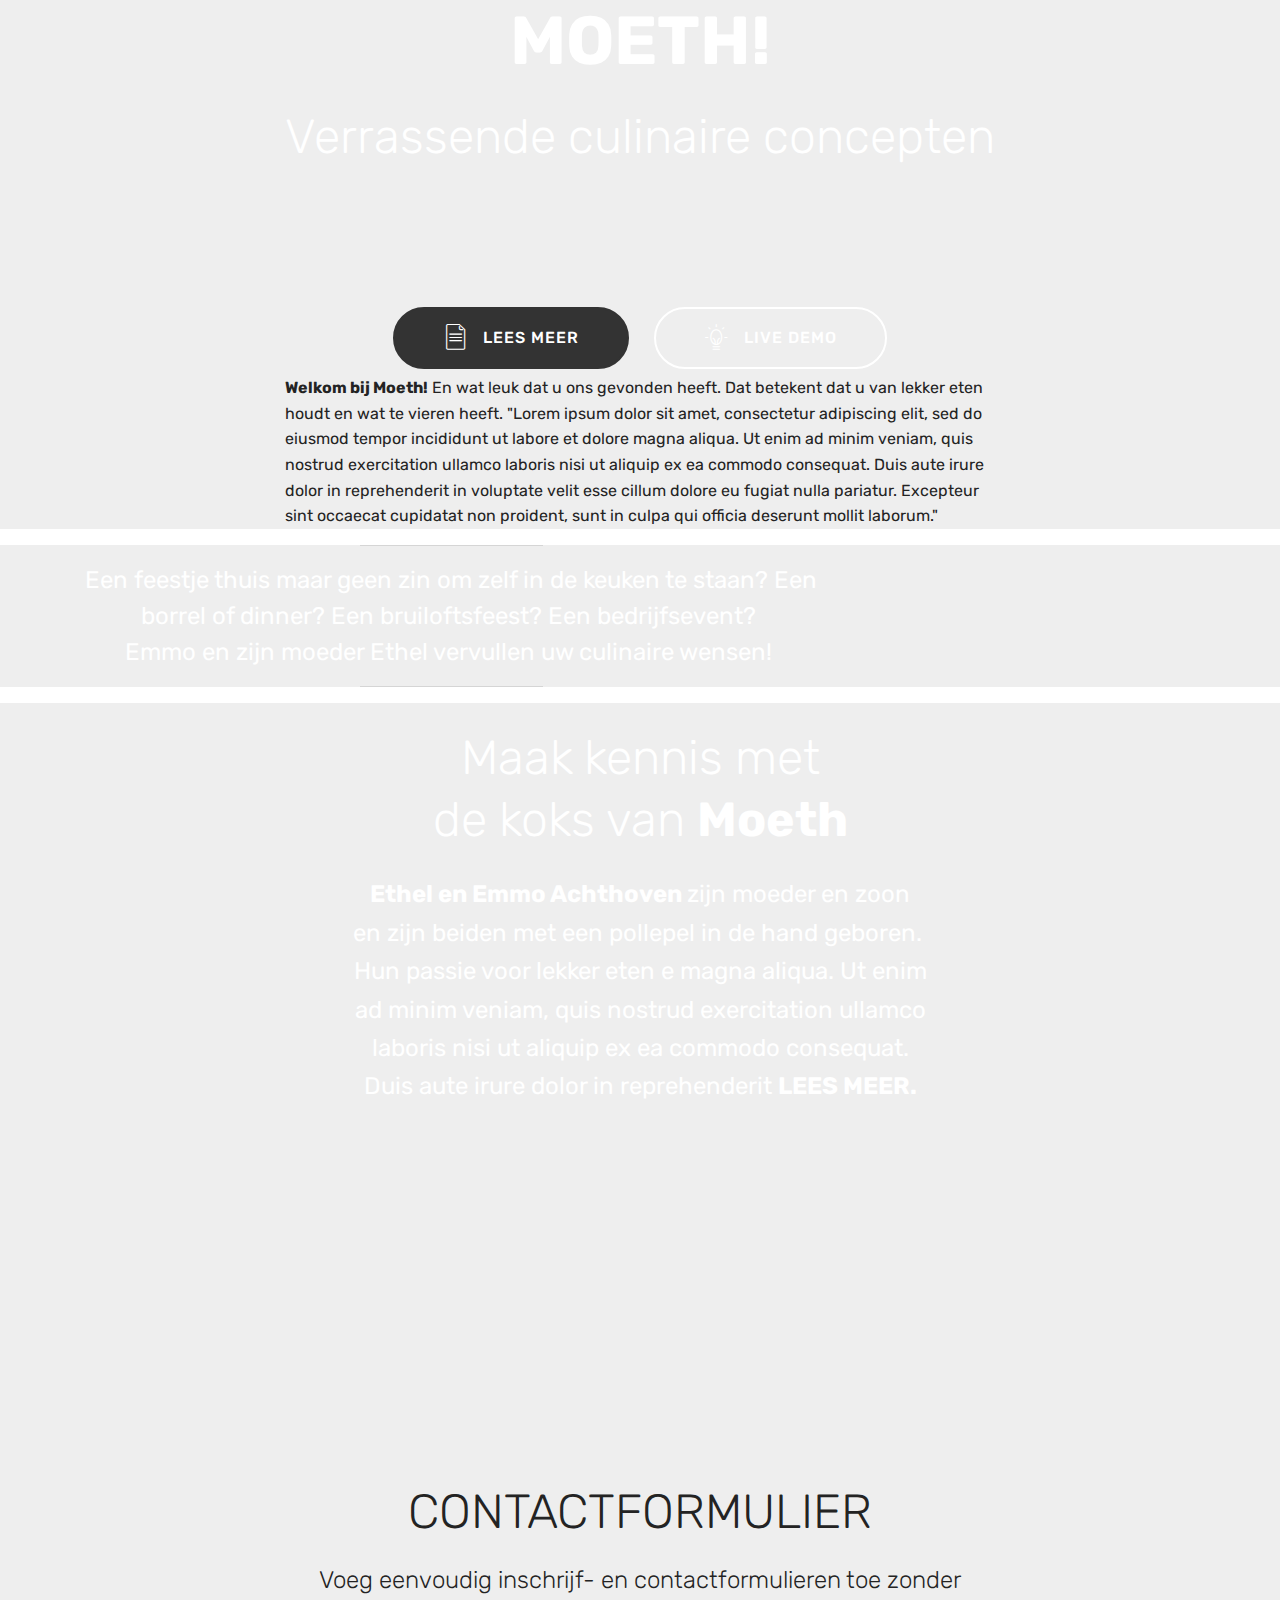
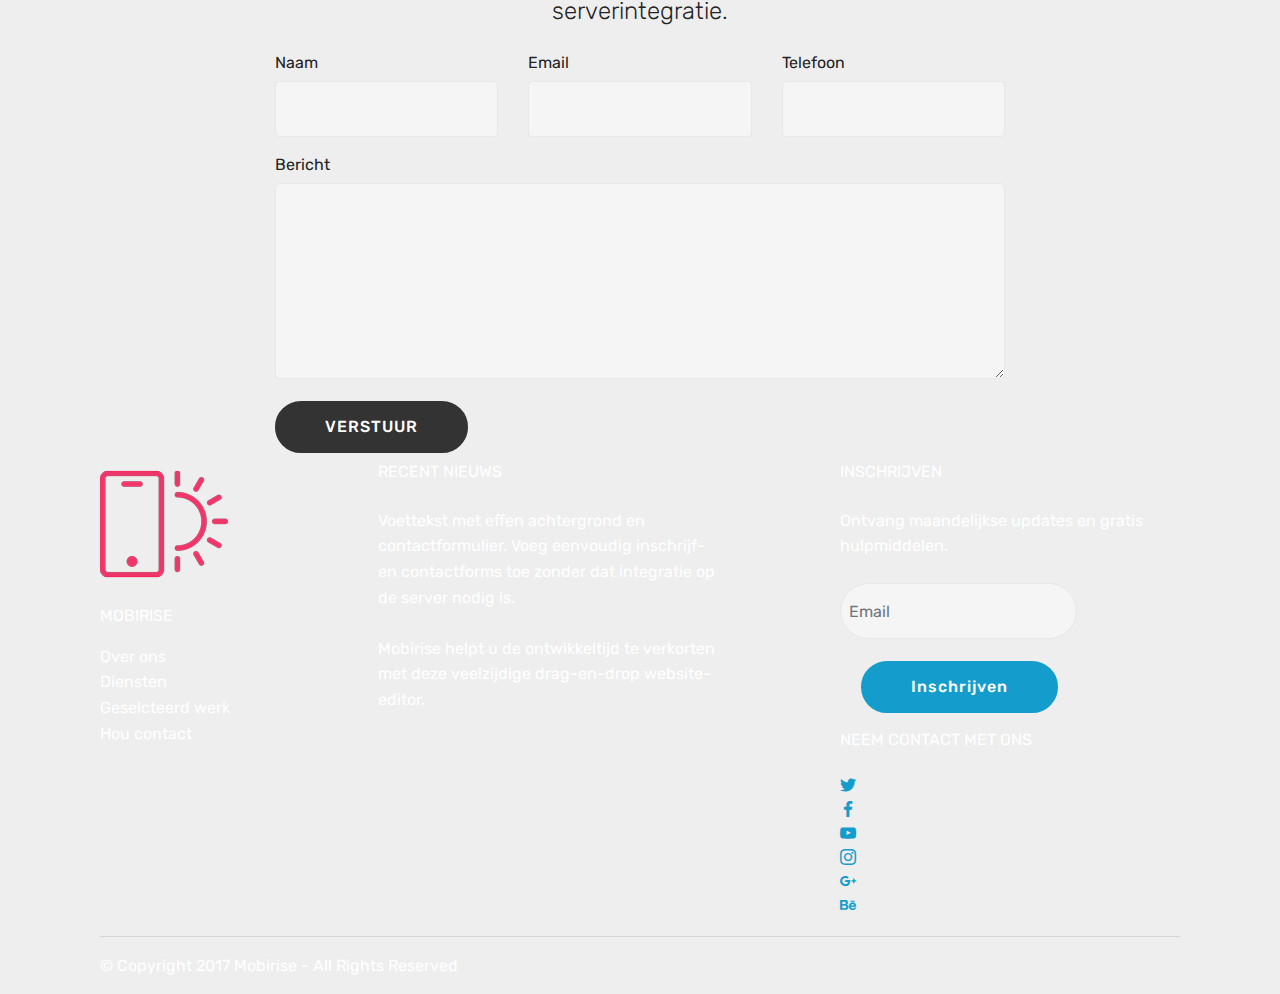
<file: index.html>
<!DOCTYPE html>
<html >
<head>
  <!-- Site made with Mobirise Website Builder v4.7.2, https://mobirise.com -->
  <meta charset="UTF-8">
  <meta http-equiv="X-UA-Compatible" content="IE=edge">
  <meta name="generator" content="Mobirise v4.7.2, mobirise.com">
  <meta name="viewport" content="width=device-width, initial-scale=1, minimum-scale=1">
  <link rel="shortcut icon" href="assets/images/logo4.png" type="image/x-icon">
  <meta name="description" content="">
  <title>Home</title>
  <link rel="stylesheet" href="assets/web/assets/mobirise-icons/mobirise-icons.css">
  <link rel="stylesheet" href="assets/tether/tether.min.css">
  <link rel="stylesheet" href="assets/bootstrap/css/bootstrap.min.css">
  <link rel="stylesheet" href="assets/bootstrap/css/bootstrap-grid.min.css">
  <link rel="stylesheet" href="assets/bootstrap/css/bootstrap-reboot.min.css">
  <link rel="stylesheet" href="assets/socicon/css/styles.css">
  <link rel="stylesheet" href="assets/theme/css/style.css">
  <link rel="stylesheet" href="assets/mobirise/css/mbr-additional.css" type="text/css">
  
  
  
</head>
<body>
  <section class="header1 cid-qQZgMaBmDF mbr-parallax-background" id="header1-0">

    

    

    <div class="container">
        <div class="row justify-content-md-center">
            <div class="mbr-white col-md-10">
                <h1 class="mbr-section-title align-center mbr-bold pb-3 mbr-fonts-style display-1">MOETH!</h1>
                <h3 class="mbr-section-subtitle align-center mbr-light pb-3 mbr-fonts-style display-2">
                    Verrassende culinaire concepten<br></h3>
                <p class="mbr-text align-center pb-3 mbr-fonts-style display-5"><br><br></p>
                <div class="mbr-section-btn align-center"><a class="btn btn-md btn-black display-4" href="https://mobirise.com">
                        <span class="mbr-iconfont mbri-file"></span>LEES MEER</a>
                    <a class="btn btn-md btn-white-outline display-4" href="https://mobirise.com">
                        <span class="mbr-iconfont mbri-idea"></span>LIVE DEMO</a></div>
            </div>
        </div>
    </div>

</section>

<section class="engine"><a href="https://mobirise.me/f">easy site creator</a></section><section class="mbr-section article content1 cid-qQZndHczvB" id="content1-2">
    
     

    <div class="container">
        <div class="media-container-row">
            <div class="mbr-text col-12 col-md-8 mbr-fonts-style display-7">
                <strong> Welkom bij Moeth!</strong>&nbsp;En wat leuk dat u ons gevonden heeft. Dat betekent dat u van lekker eten houdt en wat te vieren heeft. "Lorem ipsum dolor sit amet, consectetur adipiscing elit, sed do eiusmod tempor incididunt ut labore et dolore magna aliqua. Ut enim ad minim veniam, quis nostrud exercitation ullamco laboris nisi ut aliquip ex ea commodo consequat. Duis aute irure dolor in reprehenderit in voluptate velit esse cillum dolore eu fugiat nulla pariatur. Excepteur sint occaecat cupidatat non proident, sunt in culpa qui officia deserunt mollit laborum."</div>
        </div>
    </div>
</section>

<section class="mbr-section article content10 cid-qQZneDTzgY" id="content10-3">
    
     

    <div class="container">
        <div class="inner-container" style="width: 66%;">
            <hr class="line" style="width: 25%;">
            <div class="section-text align-center mbr-white mbr-fonts-style display-5">
                    Een feestje thuis maar geen zin om zelf in de keuken te staan? Een borrel of dinner? Een bruiloftsfeest? Een bedrijfsevent?&nbsp;<br>Emmo en zijn moeder Ethel vervullen uw culinaire wensen!&nbsp;</div>
            <hr class="line" style="width: 25%;">
        </div>
    </div>
</section>

<section class="header1 cid-qQZqIZgXYx" id="header1-7">

    

    

    <div class="container">
        <div class="row justify-content-md-center">
            <div class="mbr-white col-md-10">
                <h1 class="mbr-section-title align-center mbr-bold pb-3 mbr-fonts-style display-1"></h1>
                <h3 class="mbr-section-subtitle align-center mbr-light pb-3 mbr-fonts-style display-2">
                    Maak kennis met <br>de koks van <strong>Moeth</strong></h3>
                <p class="mbr-text align-center pb-3 mbr-fonts-style display-5"><strong>Ethel en Emmo Achthoven </strong>zijn moeder en zoon <br>en zijn beiden&nbsp;met een pollepel in de hand geboren.&nbsp;<br>Hun passie voor lekker eten&nbsp;e magna aliqua. Ut enim <br>ad minim veniam, quis nostrud exercitation ullamco <br>laboris nisi ut aliquip ex ea commodo consequat.<br> Duis aute irure dolor in reprehenderit <strong>LEES MEER.</strong><br><br><br><br><br><br><br><br><br><br>
                </p>
                
            </div>
        </div>
    </div>

</section>

<section class="mbr-section form1 cid-qQZtlbFlsk" id="form1-9">

    

    
    <div class="container">
        <div class="row justify-content-center">
            <div class="title col-12 col-lg-8">
                <h2 class="mbr-section-title align-center pb-3 mbr-fonts-style display-2">
                    CONTACTFORMULIER
                </h2>
                <h3 class="mbr-section-subtitle align-center mbr-light pb-3 mbr-fonts-style display-5">
                    Voeg eenvoudig inschrijf- en contactformulieren toe zonder serverintegratie.
                </h3>
            </div>
        </div>
    </div>
    <div class="container">
        <div class="row justify-content-center">
            <div class="media-container-column col-lg-8" data-form-type="formoid">
                    <div data-form-alert="" hidden="">
                        Bedankt om het formulier in te vullen!
                    </div>
            
                    <form class="mbr-form" action="https://mobirise.com/" method="post" data-form-title="Mobirise Form"><input type="hidden" name="email" data-form-email="true" value="elsEMAcbV0dwyoEdtPEt4OYgTfQRPi4CLY+focuokllxTueBVHbdeE95bee9nJMg8YII7zJwr5TpnKDZBVrPMggFis74+/gzq/49bc6OfhVIMY7FTwTyl4h+tg2GHyNo" data-form-field="Email">
                        <div class="row row-sm-offset">
                            <div class="col-md-4 multi-horizontal" data-for="name">
                                <div class="form-group">
                                    <label class="form-control-label mbr-fonts-style display-7" for="name-form1-9">Naam</label>
                                    <input type="text" class="form-control" name="name" data-form-field="Name" required="" id="name-form1-9">
                                </div>
                            </div>
                            <div class="col-md-4 multi-horizontal" data-for="email">
                                <div class="form-group">
                                    <label class="form-control-label mbr-fonts-style display-7" for="email-form1-9">Email</label>
                                    <input type="email" class="form-control" name="email" data-form-field="Email" required="" id="email-form1-9">
                                </div>
                            </div>
                            <div class="col-md-4 multi-horizontal" data-for="phone">
                                <div class="form-group">
                                    <label class="form-control-label mbr-fonts-style display-7" for="phone-form1-9">Telefoon</label>
                                    <input type="tel" class="form-control" name="phone" data-form-field="Phone" id="phone-form1-9">
                                </div>
                            </div>
                        </div>
                        <div class="form-group" data-for="message">
                            <label class="form-control-label mbr-fonts-style display-7" for="message-form1-9">Bericht</label>
                            <textarea type="text" class="form-control" name="message" rows="7" data-form-field="Message" id="message-form1-9"></textarea>
                        </div>
            
                        <span class="input-group-btn"><button href="" type="submit" class="btn btn-form btn-black display-4">VERSTUUR</button></span>
                    </form>
            </div>
        </div>
    </div>
</section>

<section class="footer4 cid-qQZtXbv3aX" id="footer4-b">

    

    

    <div class="container">
        <div class="media-container-row content mbr-white">
            <div class="col-md-3 col-sm-4">
                <div class="mb-3 img-logo">
                    <a href="https://mobirise.com/">
                        <img src="assets/images/logo2.png" alt="Mobirise">
                    </a>
                </div>
                <p class="mb-3 mbr-fonts-style foot-title display-7">
                    MOBIRISE
                </p>
                <p class="mbr-text mbr-fonts-style mbr-links-column display-7">
                    <a href="#" class="text-white">Over ons</a>
                    <br><a href="#" class="text-white">Diensten</a>
                    <br><a href="#" class="text-white">Geselcteerd werk</a>
                    <br><a href="#" class="text-white">Hou contact</a>
                </p>
            </div>
            <div class="col-md-4 col-sm-8">
                <p class="mb-4 foot-title mbr-fonts-style display-7">
                    RECENT NIEUWS
                </p>
                <p class="mbr-text mbr-fonts-style foot-text display-7">
                    Voettekst met effen achtergrond en contactformulier. Voeg eenvoudig inschrijf- en contactforms toe zonder dat integratie op de server nodig is.
                    <br>
                    <br>Mobirise helpt u de ontwikkeltijd te verkorten met deze veelzijdige drag-en-drop website-editor.
                </p>
            </div>
            <div class="col-md-4 offset-md-1 col-sm-12">
                <p class="mb-4 foot-title mbr-fonts-style display-7">
                    INSCHRIJVEN
                </p>
                <p class="mbr-text mbr-fonts-style form-text display-7">
                    Ontvang maandelijkse updates en gratis hulpmiddelen.
                </p>
                <div class="media-container-column" data-form-type="formoid">
                    <div data-form-alert="" hidden="" class="align-center">
                        Bedankt om het formulier in te vullen!
                    </div>

                    <form class="form-inline" action="https://mobirise.com/" method="post" data-form-title="Mobirise Form">
                        <input type="hidden" value="LxkKchORDJ8xTkC8y/IpVW95HkPvlbegLEHYubVxfr5siY6XV/QypjIBcH250bfgBNdKBXQlqTfXdY0mr3cIq6n3Xfre56GrYYnzzREdvyH7z1L7HT7IPyBOMG94HBKi" data-form-email="true">
                        <div class="form-group">
                            <input type="email" class="form-control input-sm input-inverse my-2" name="email" required="" data-form-field="Email" placeholder="Email" id="email-footer4-b">
                        </div>
                        <div class="input-group-btn m-2">
                            <button href="" class="btn btn-primary display-4" type="submit" role="button">Inschrijven</button>
                        </div>
                    </form>
                </div>
                <p class="mb-4 mbr-fonts-style foot-title display-7">
                    NEEM CONTACT MET ONS
                </p>
                <div class="social-list pl-0 mb-0">
                        <div class="soc-item">
                            <a href="https://twitter.com/mobirise" target="_blank">
                                <span class="socicon-twitter socicon mbr-iconfont mbr-iconfont-social"></span>
                            </a>
                        </div>
                        <div class="soc-item">
                            <a href="https://www.facebook.com/pages/Mobirise/1616226671953247" target="_blank">
                                <span class="socicon-facebook socicon mbr-iconfont mbr-iconfont-social"></span>
                            </a>
                        </div>
                        <div class="soc-item">
                            <a href="https://www.youtube.com/c/mobirise" target="_blank">
                                <span class="socicon-youtube socicon mbr-iconfont mbr-iconfont-social"></span>
                            </a>
                        </div>
                        <div class="soc-item">
                            <a href="https://instagram.com/mobirise" target="_blank">
                                <span class="socicon-instagram socicon mbr-iconfont mbr-iconfont-social"></span>
                            </a>
                        </div>
                        <div class="soc-item">
                            <a href="https://plus.google.com/u/0/+Mobirise" target="_blank">
                                <span class="socicon-googleplus socicon mbr-iconfont mbr-iconfont-social"></span>
                            </a>
                        </div>
                        <div class="soc-item">
                            <a href="https://www.behance.net/Mobirise" target="_blank">
                                <span class="socicon-behance socicon mbr-iconfont mbr-iconfont-social"></span>
                            </a>
                        </div>
                </div>
            </div>
        </div>
        <div class="footer-lower">
            <div class="media-container-row">
                <div class="col-sm-12">
                    <hr>
                </div>
            </div>
            <div class="media-container-row mbr-white">
                <div class="col-sm-12 copyright">
                    <p class="mbr-text mbr-fonts-style display-7">
                        © Copyright 2017 Mobirise - All Rights Reserved
                    </p>
                </div>
            </div>
        </div>
    </div>
</section>


  <script src="assets/web/assets/jquery/jquery.min.js"></script>
  <script src="assets/popper/popper.min.js"></script>
  <script src="assets/tether/tether.min.js"></script>
  <script src="assets/bootstrap/js/bootstrap.min.js"></script>
  <script src="assets/smoothscroll/smooth-scroll.js"></script>
  <script src="assets/parallax/jarallax.min.js"></script>
  <script src="assets/theme/js/script.js"></script>
  <script src="assets/formoid/formoid.min.js"></script>
  
  
</body>
</html>
</file>
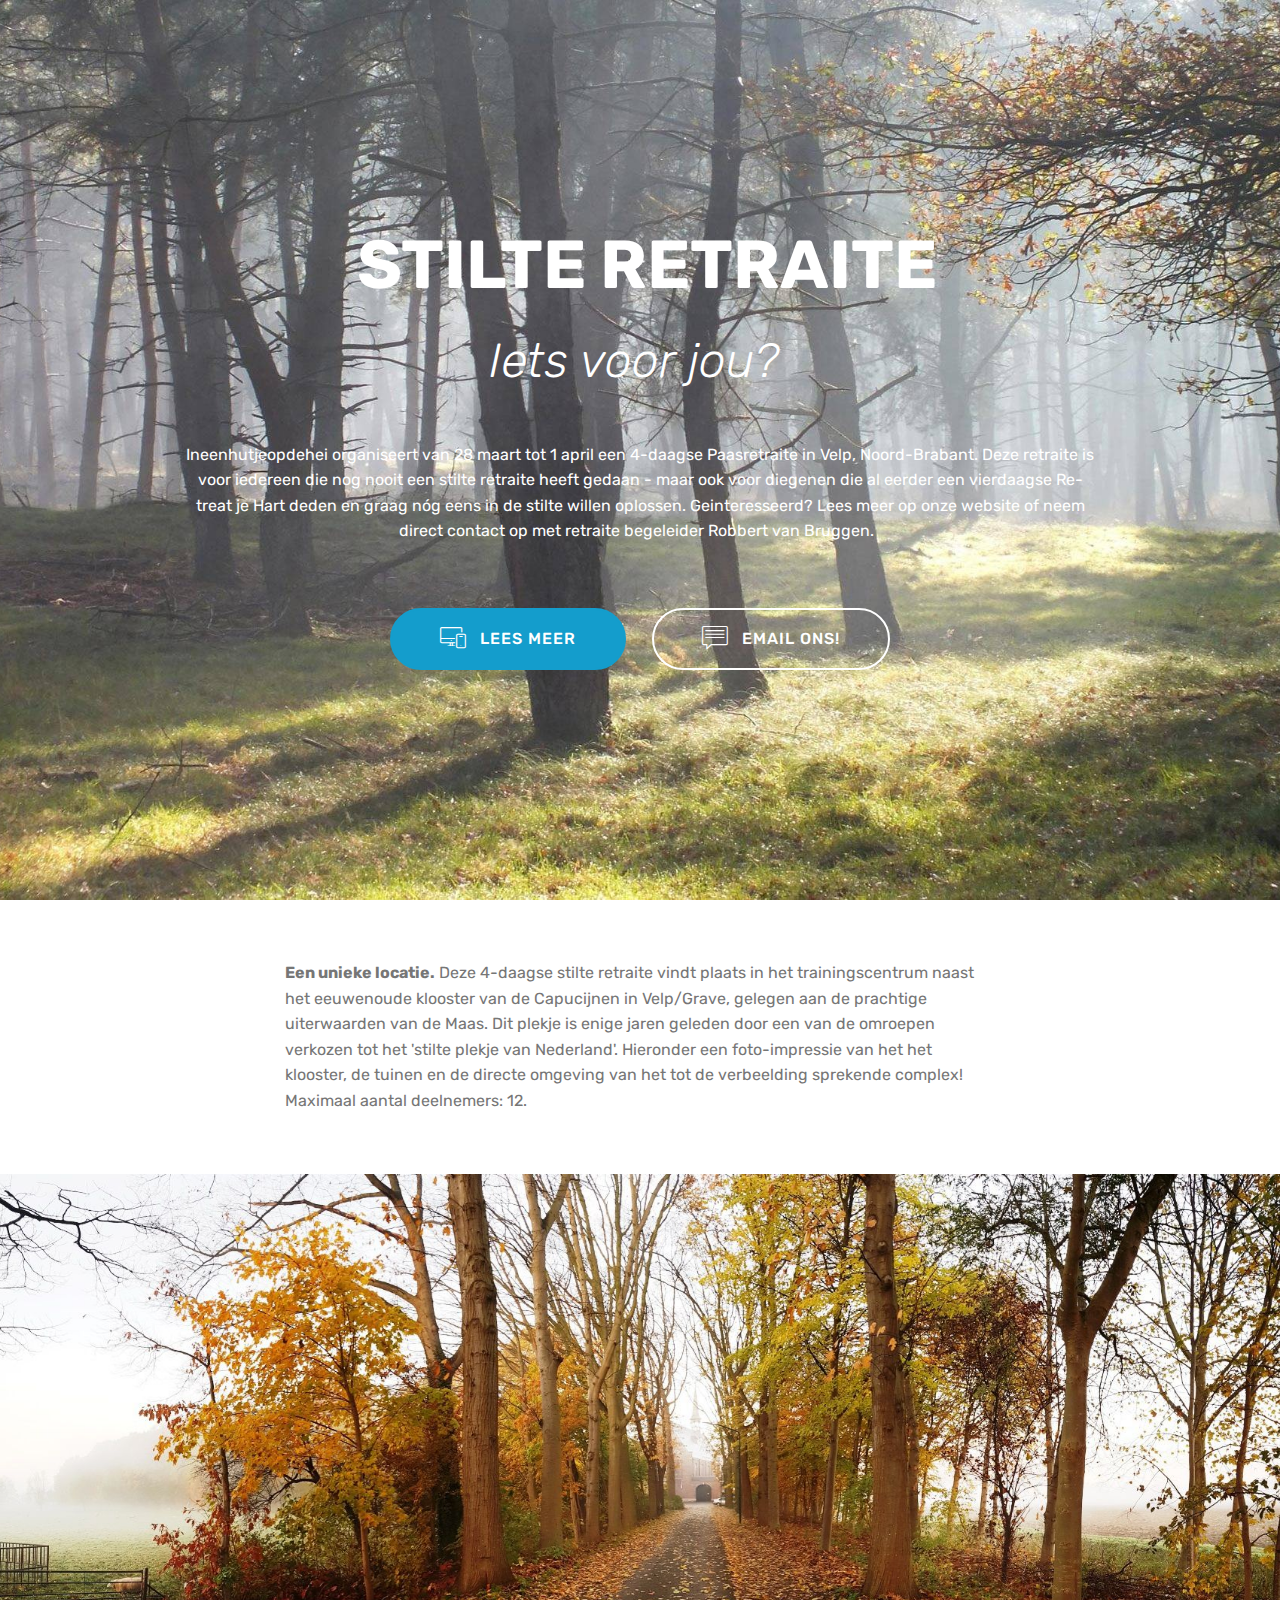
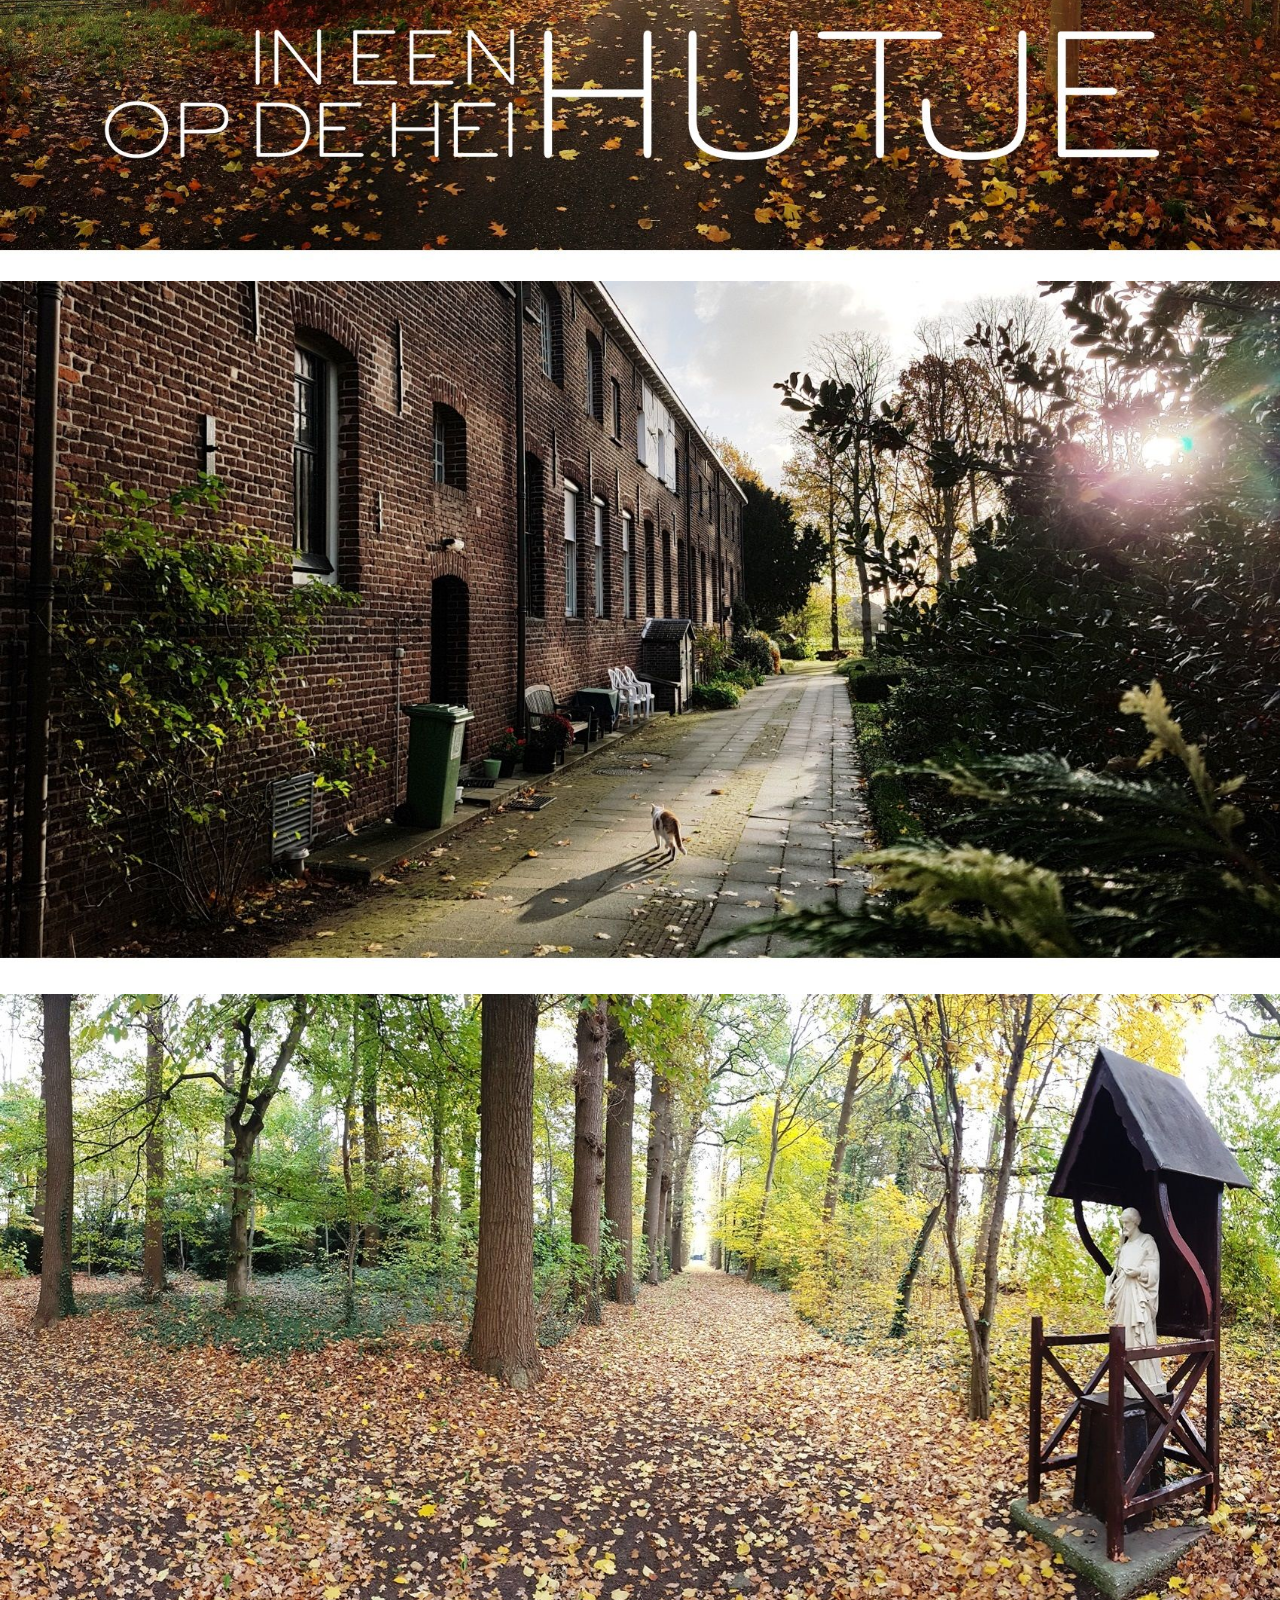
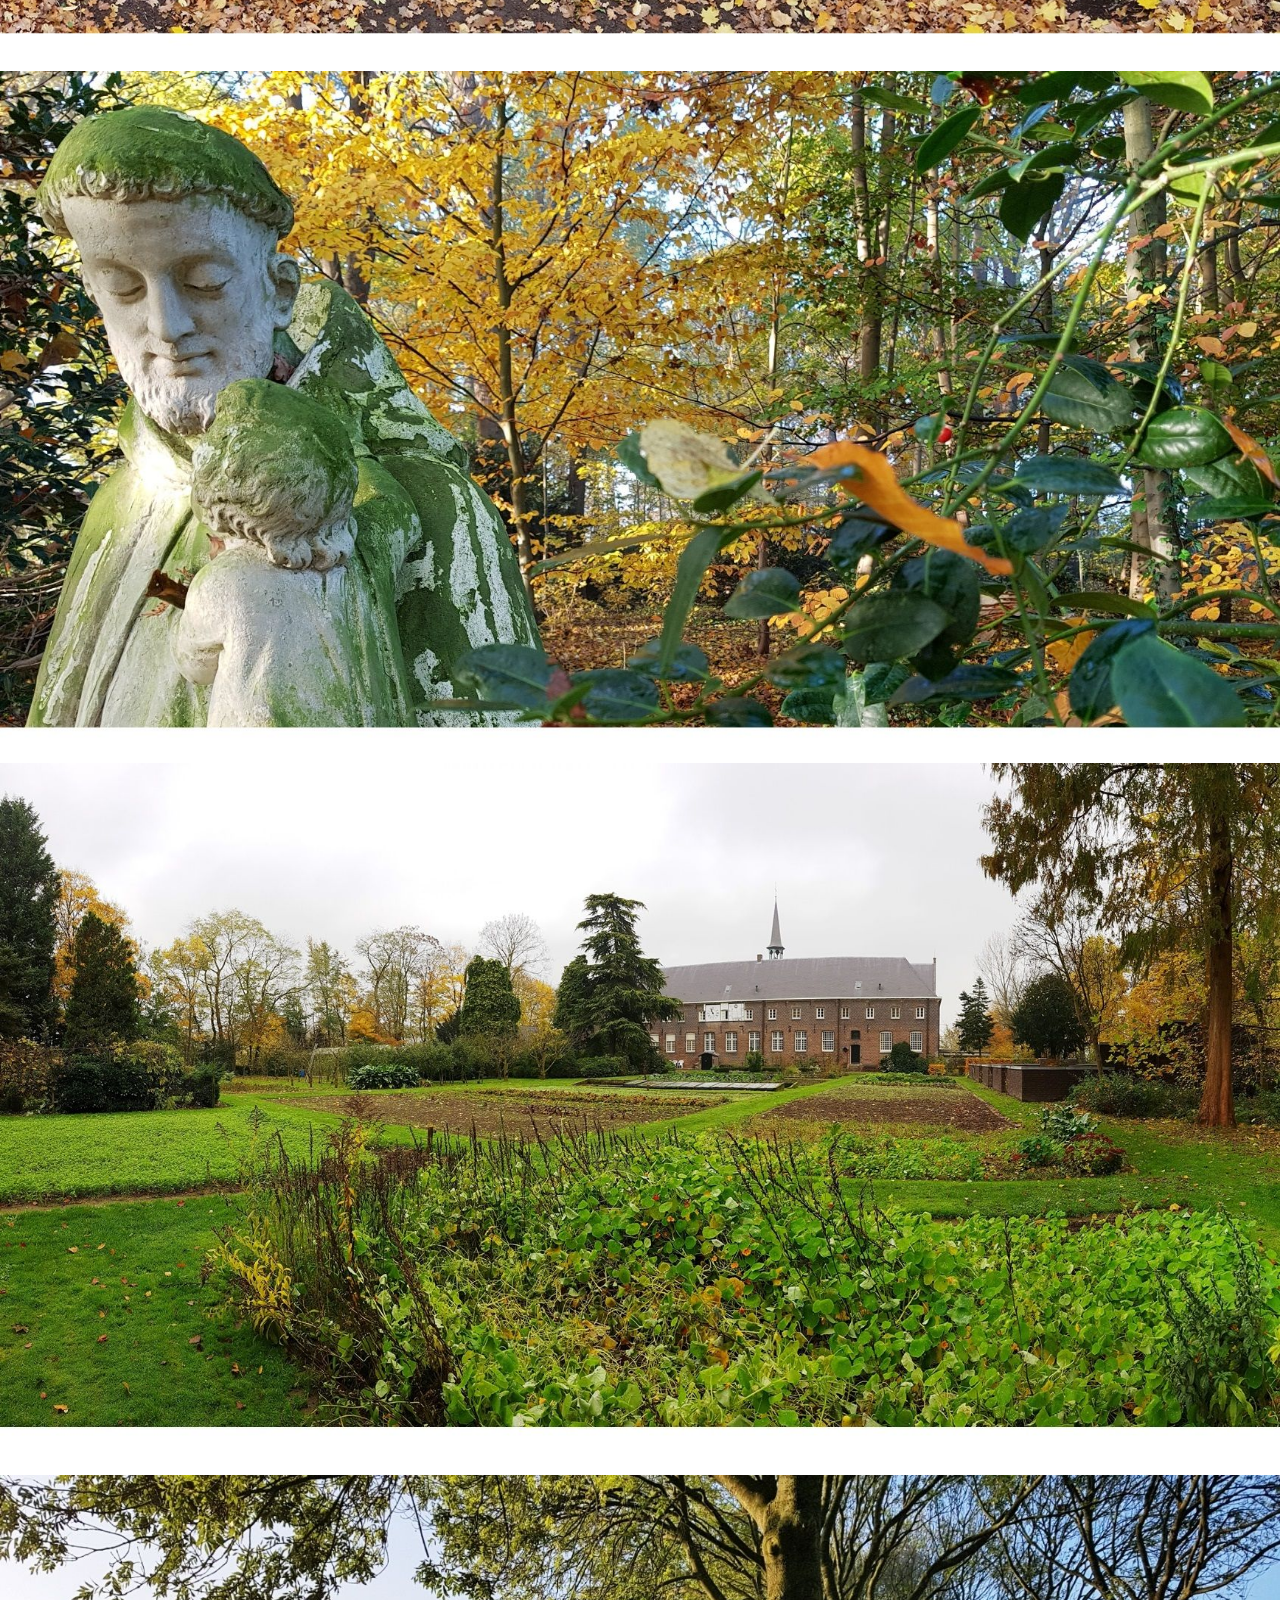
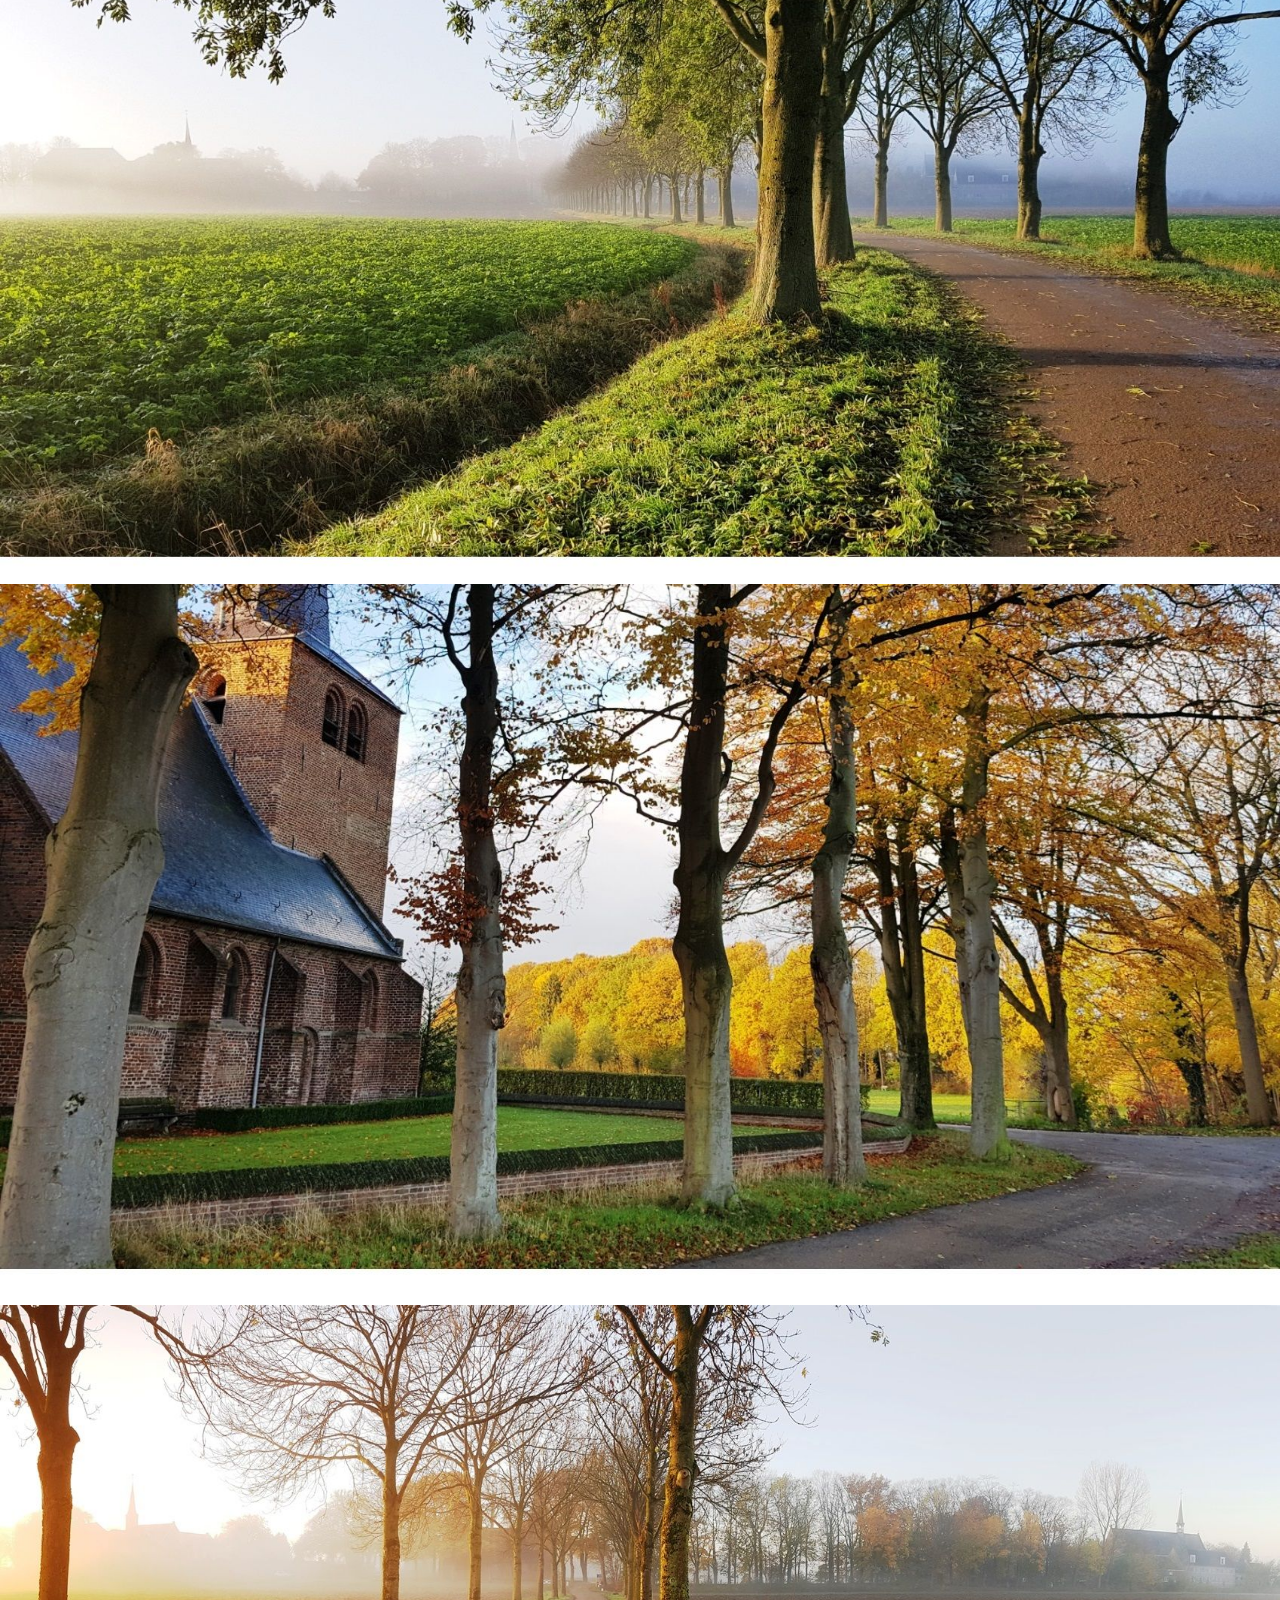
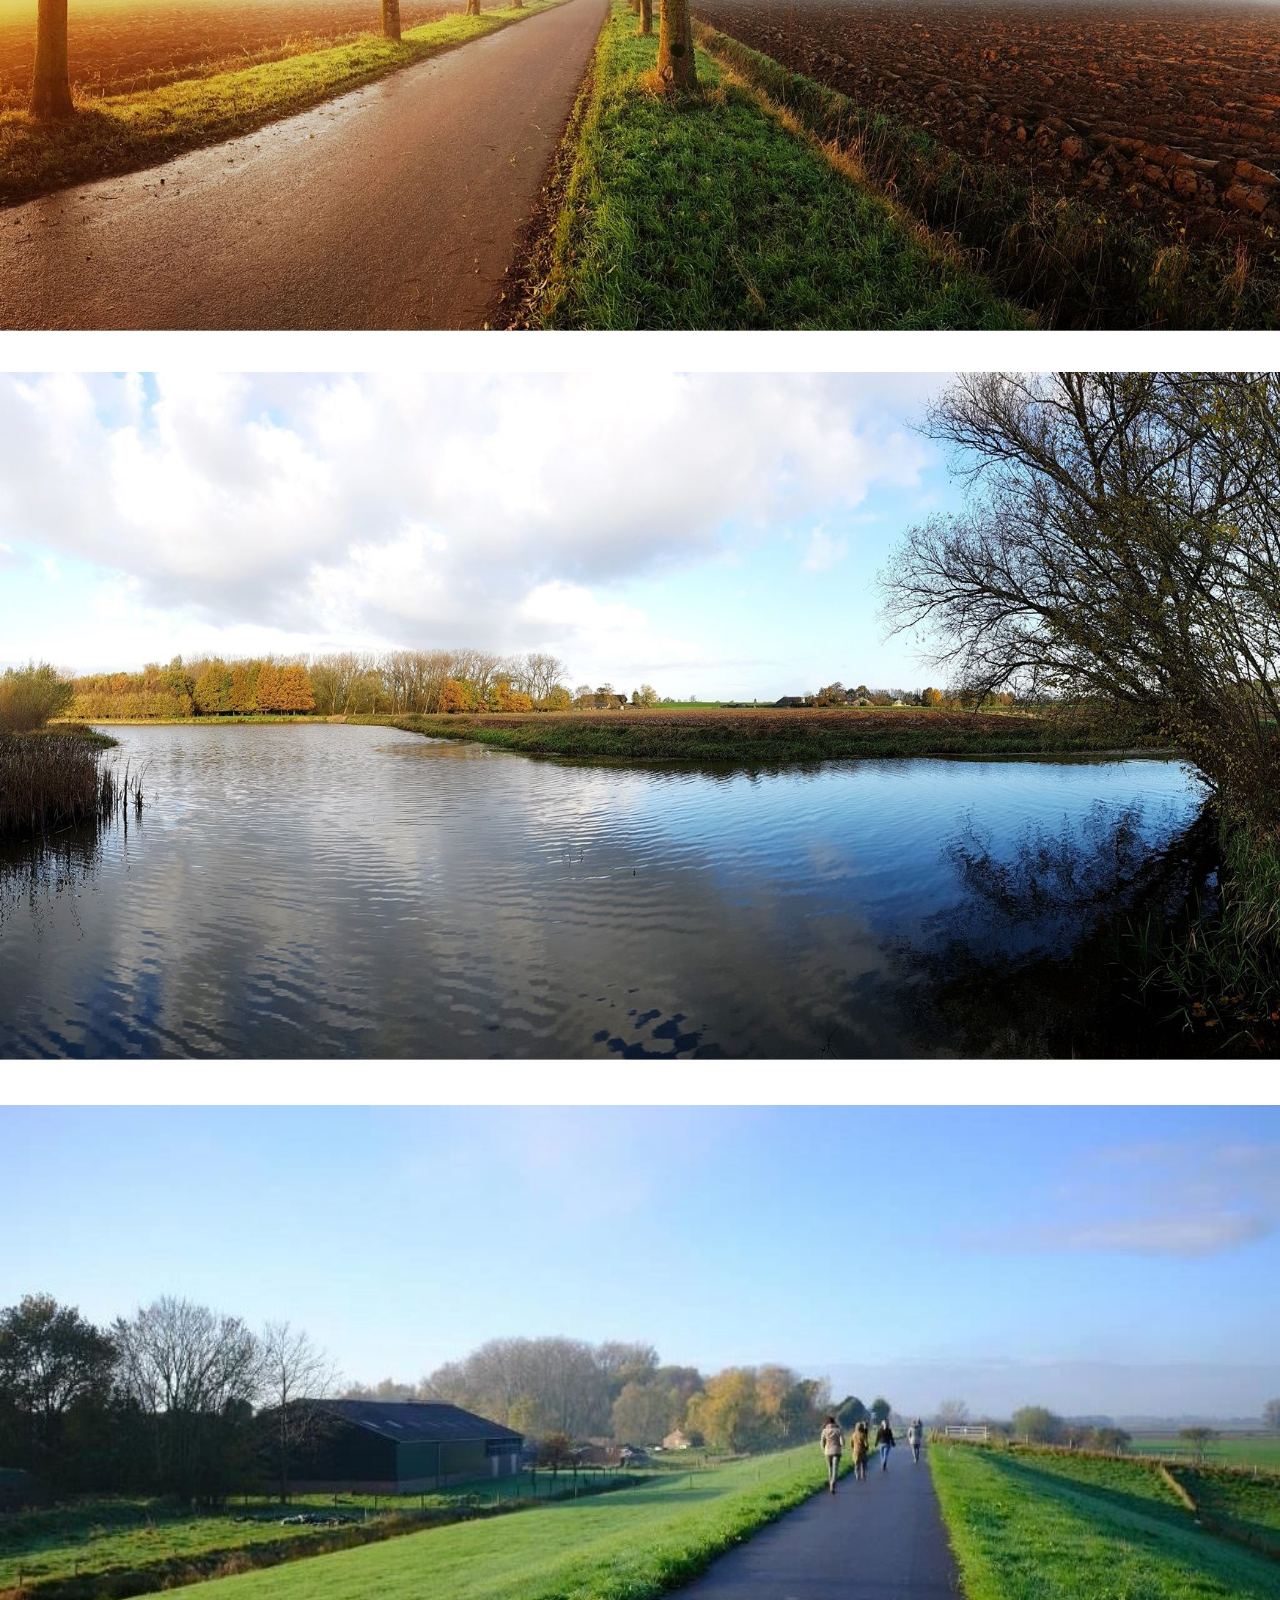
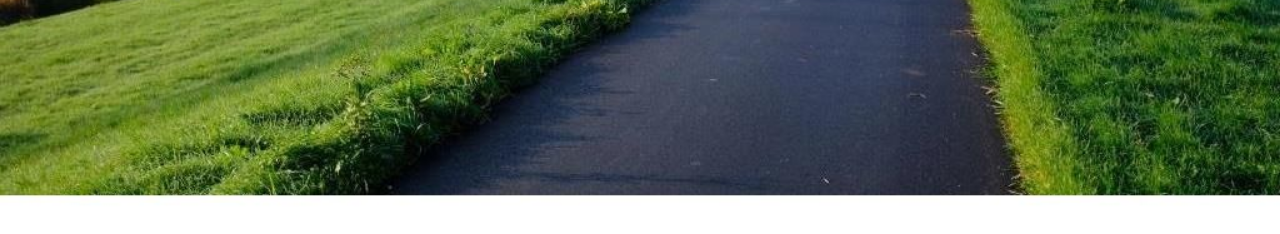
<file: .github.io.html>
<!DOCTYPE html>
<html >
<head>
  <!-- Site made with Mobirise Website Builder v4.6.5, https://mobirise.com -->
  <meta charset="UTF-8">
  <meta http-equiv="X-UA-Compatible" content="IE=edge">
  <meta name="generator" content="Mobirise v4.6.5, mobirise.com">
  <meta name="viewport" content="width=device-width, initial-scale=1, minimum-scale=1">
  <link rel="shortcut icon" href="assets/images/logo4.png" type="image/x-icon">
  <meta name="description" content="Ineenhutjeopdehei organiseert van 28 maart tot 1 april een 4-daagse Paasretraite in Velp, Noord-Brabant. Deze retraite is geschikt voor iedereen die nog nooit een stilte retraite heeft gedaan - maar ook voor diegenen die al eerder een vierdaagse Re-treat je Hart deden en graag nóg eens in de stilte willen oplossen. Op deze webpagina een impressie van de prachtige locatie waar deze retraite plaatsvindt. Geinteresseerd? Lees meer op onze website of neem direct contact op met retraite leider Robbert van Bruggen.  ">
  <title>Stilte retraite: iets voor jou?</title>
  <link rel="stylesheet" href="assets/web/assets/mobirise-icons/mobirise-icons.css">
  <link rel="stylesheet" href="assets/tether/tether.min.css">
  <link rel="stylesheet" href="assets/bootstrap/css/bootstrap.min.css">
  <link rel="stylesheet" href="assets/bootstrap/css/bootstrap-grid.min.css">
  <link rel="stylesheet" href="assets/bootstrap/css/bootstrap-reboot.min.css">
  <link rel="stylesheet" href="assets/theme/css/style.css">
  <link rel="stylesheet" href="assets/mobirise/css/mbr-additional.css" type="text/css">
  
  
  
</head>
<body>
  <section class="header1 cid-qL8zIX2jlU mbr-fullscreen" id="header1-1">

    

    

    <div class="container">
        <div class="row justify-content-md-center">
            <div class="mbr-white col-md-10">
                <h1 class="mbr-section-title align-center mbr-bold pb-3 mbr-fonts-style display-1">&nbsp;STILTE RETRAITE</h1>
                <h3 class="mbr-section-subtitle align-center mbr-light pb-3 mbr-fonts-style display-2"><em>Iets voor jou?&nbsp;</em></h3>
                <p class="mbr-text align-center pb-3 mbr-fonts-style display-7">
                    <br>Ineenhutjeopdehei organiseert van 28 maart tot 1 april een 4-daagse Paasretraite in Velp, Noord-Brabant. Deze retraite is voor iedereen die nog nooit een stilte retraite heeft gedaan - maar ook voor diegenen die al eerder een vierdaagse Re-treat je Hart deden en graag nóg eens in de stilte willen oplossen. Geinteresseerd? Lees meer op onze website of neem direct contact op met retraite begeleider Robbert van Bruggen. &nbsp;<br><br></p>
                <div class="mbr-section-btn align-center"><a class="btn btn-md btn-primary display-4" href="http://www.ineenhutjeopdehei.nl/agenda/de-belofte-van-het-zwarte-ei-28-mrt-1-april-velpgrave"><span class="mbri-responsive mbr-iconfont mbr-iconfont-btn"></span>
                        LEES MEER</a>
                    <a class="btn btn-md btn-white-outline display-4" href="mailto:ikwilnu@ineenhutjeopdehei.nl"><span class="mbri-chat mbr-iconfont mbr-iconfont-btn"></span>
                        EMAIL ONS!</a></div>
            </div>
        </div>
    </div>

</section>

<section class="engine"><a href="https://mobirise.ws/i">how to build own website</a></section><section class="mbr-section article content1 cid-qL8QtBWfr7" id="content1-2">
    
     

    <div class="container">
        <div class="media-container-row">
            <div class="mbr-text col-12 col-md-8 mbr-fonts-style display-7"><strong>Een unieke locatie.</strong>&nbsp;Deze 4-daagse stilte retraite vindt plaats in het trainingscentrum naast het eeuwenoude klooster van de Capucijnen in Velp/Grave, gelegen aan de prachtige uiterwaarden van de Maas. Dit plekje is enige jaren geleden door een van de omroepen verkozen tot het 'stilte plekje van Nederland'. Hieronder een foto-impressie van het het klooster, de tuinen en de directe omgeving van het tot de verbeelding sprekende complex! Maximaal aantal deelnemers: 12.</div>
        </div>
    </div>
</section>

<section class="cid-qL8RmMaC9e" id="image2-3">

    

    <figure class="mbr-figure">
        <div class="image-block" style="width: 100%;">
            <img src="assets/images/1aa-1700x940.jpg" alt="Mobirise" title="">
            <figcaption class="mbr-figure-caption mbr-figure-caption-over">
                <div class="container pb-5 mbr-white align-center mbr-fonts-style display-1"></div>
            </figcaption>
        </div>
    </figure>
</section>

<section class="cid-qL8RzIiTB2" id="image2-4">

    

    <figure class="mbr-figure">
        <div class="image-block" style="width: 100%;">
            <img src="assets/images/d-1698x946.jpg" alt="Mobirise" title="">
            <figcaption class="mbr-figure-caption mbr-figure-caption-over">
                <div class="container pb-5 mbr-white align-center mbr-fonts-style display-1"></div>
            </figcaption>
        </div>
    </figure>
</section>

<section class="cid-qL980MMUVh" id="image2-7">

    

    <figure class="mbr-figure">
        <div class="image-block" style="width: 100%;">
            <img src="assets/images/j-1700x898.jpg" alt="Mobirise" title="">
            <figcaption class="mbr-figure-caption mbr-figure-caption-over">
                <div class="container pb-5 mbr-white align-center mbr-fonts-style display-1"></div>
            </figcaption>
        </div>
    </figure>
</section>

<section class="cid-qL98auiOhY" id="image2-8">

    

    <figure class="mbr-figure">
        <div class="image-block" style="width: 100%;">
            <img src="assets/images/b-1690x914.jpg" alt="Mobirise" title="">
            <figcaption class="mbr-figure-caption mbr-figure-caption-over">
                <div class="container pb-5 mbr-white align-center mbr-fonts-style display-1"></div>
            </figcaption>
        </div>
    </figure>
</section>

<section class="cid-qL98fdZjm0" id="image2-9">

    

    <figure class="mbr-figure">
        <div class="image-block" style="width: 100%;">
            <img src="assets/images/g-1736x966.jpg" alt="Mobirise" title="">
            <figcaption class="mbr-figure-caption mbr-figure-caption-over">
                <div class="container pb-5 mbr-white align-center mbr-fonts-style display-1"></div>
            </figcaption>
        </div>
    </figure>
</section>

<section class="cid-qL8Tyl6lUc" id="image2-6">

    

    <figure class="mbr-figure">
        <div class="image-block" style="width: 100%;">
            <img src="assets/images/a-1691x936.jpg" alt="Mobirise" title="">
            <figcaption class="mbr-figure-caption mbr-figure-caption-over">
                <div class="container pb-5 mbr-white align-center mbr-fonts-style display-1"></div>
            </figcaption>
        </div>
    </figure>
</section>

<section class="cid-qL98v9QAHd" id="image2-b">

    

    <figure class="mbr-figure">
        <div class="image-block" style="width: 100%;">
            <img src="assets/images/20171119-83912-1600x902.jpg" alt="Mobirise" title="">
            <figcaption class="mbr-figure-caption mbr-figure-caption-over">
                <div class="container pb-5 mbr-white align-center mbr-fonts-style display-1"></div>
            </figcaption>
        </div>
    </figure>
</section>

<section class="cid-qL98pH4RbX" id="image2-a">

    

    <figure class="mbr-figure">
        <div class="image-block" style="width: 100%;">
            <img src="assets/images/e-1700x886.jpg" alt="Mobirise" title="">
            <figcaption class="mbr-figure-caption mbr-figure-caption-over">
                <div class="container pb-5 mbr-white align-center mbr-fonts-style display-1"></div>
            </figcaption>
        </div>
    </figure>
</section>

<section class="cid-qL98yyR0R3" id="image2-c">

    

    <figure class="mbr-figure">
        <div class="image-block" style="width: 100%;">
            <img src="assets/images/c-1746x1000.jpg" alt="Mobirise" title="">
            <figcaption class="mbr-figure-caption mbr-figure-caption-over">
                <div class="container pb-5 mbr-white align-center mbr-fonts-style display-1"></div>
            </figcaption>
        </div>
    </figure>
</section>

<section class="cid-qL994zWEg6" id="image2-d">

    

    <figure class="mbr-figure">
        <div class="image-block" style="width: 100%;">
            <img src="assets/images/dscf3267-1024x583.jpg" alt="Mobirise" title="">
            <figcaption class="mbr-figure-caption mbr-figure-caption-over">
                <div class="container pb-5 mbr-white align-center mbr-fonts-style display-4"></div>
            </figcaption>
        </div>
    </figure>
</section>


  <script src="assets/web/assets/jquery/jquery.min.js"></script>
  <script src="assets/popper/popper.min.js"></script>
  <script src="assets/tether/tether.min.js"></script>
  <script src="assets/bootstrap/js/bootstrap.min.js"></script>
  <script src="assets/smoothscroll/smooth-scroll.js"></script>
  <script src="assets/theme/js/script.js"></script>
  
  
</body>
</html>
</file>
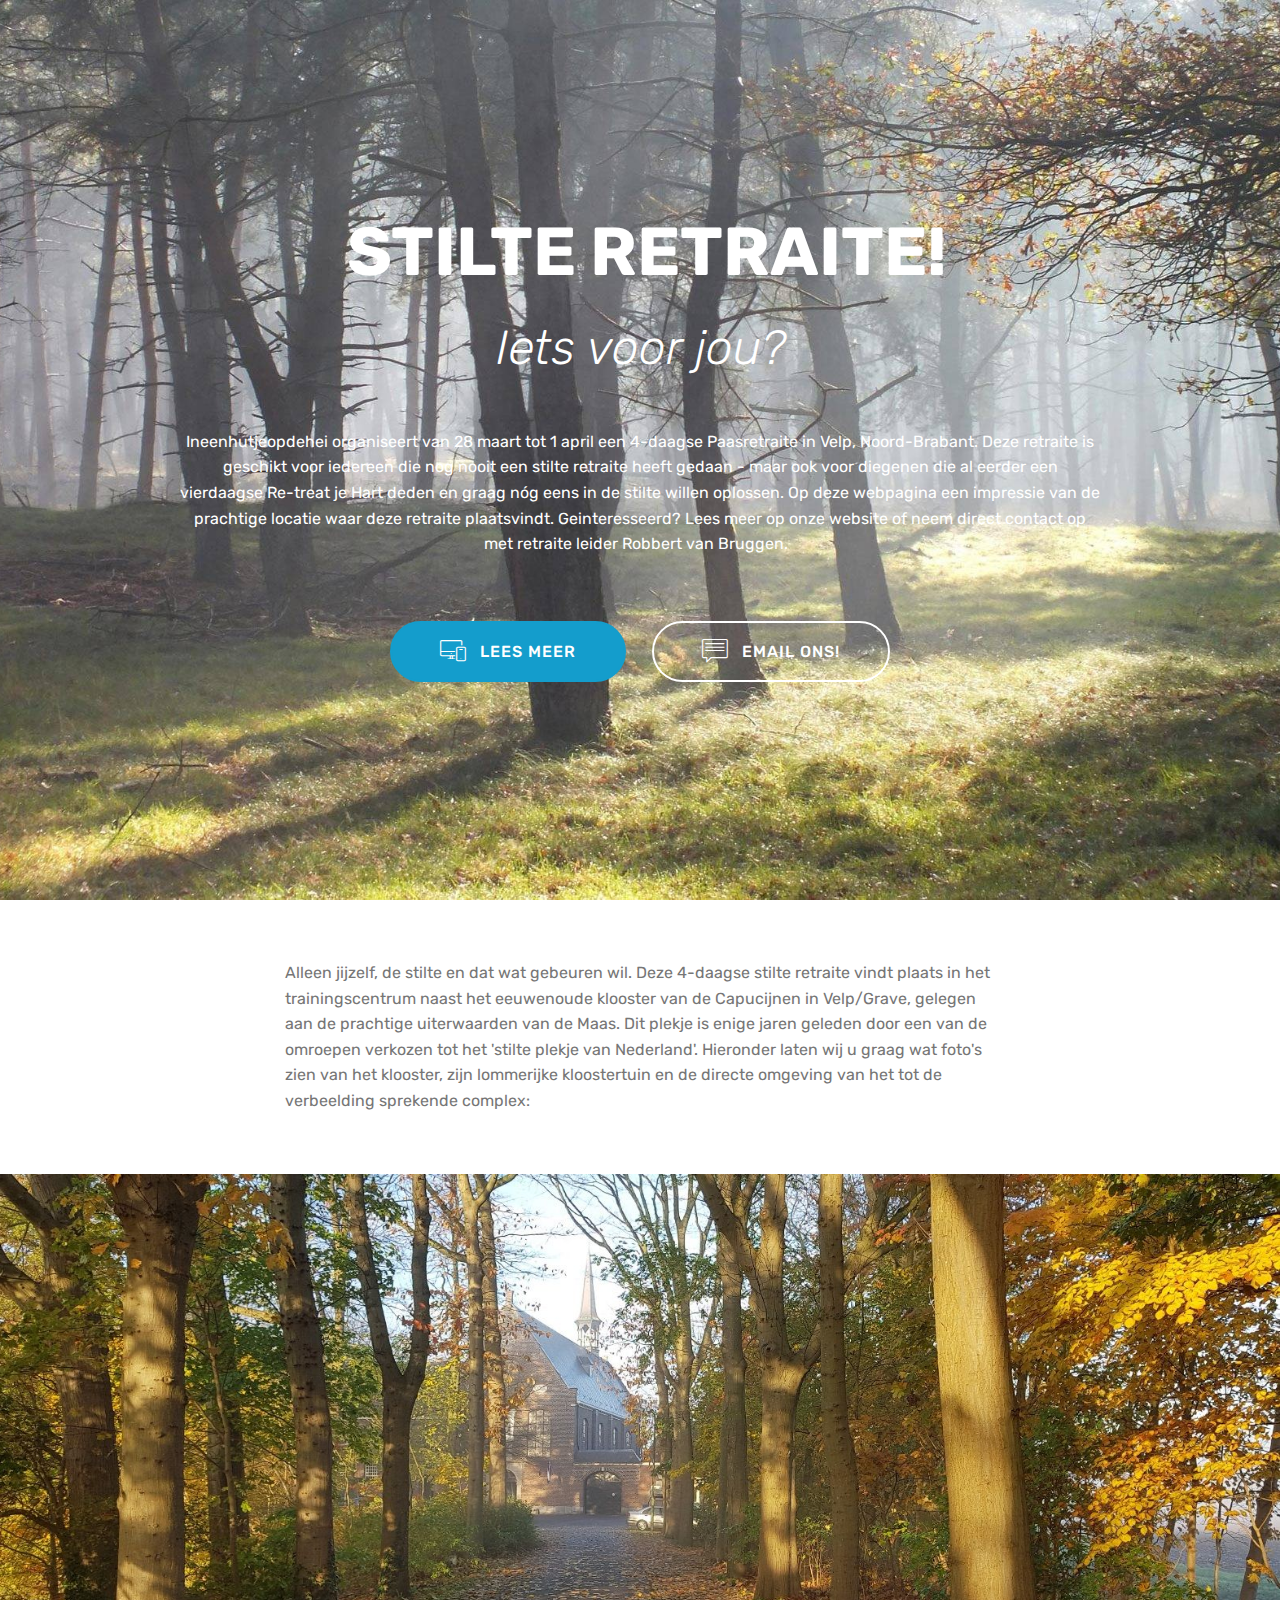
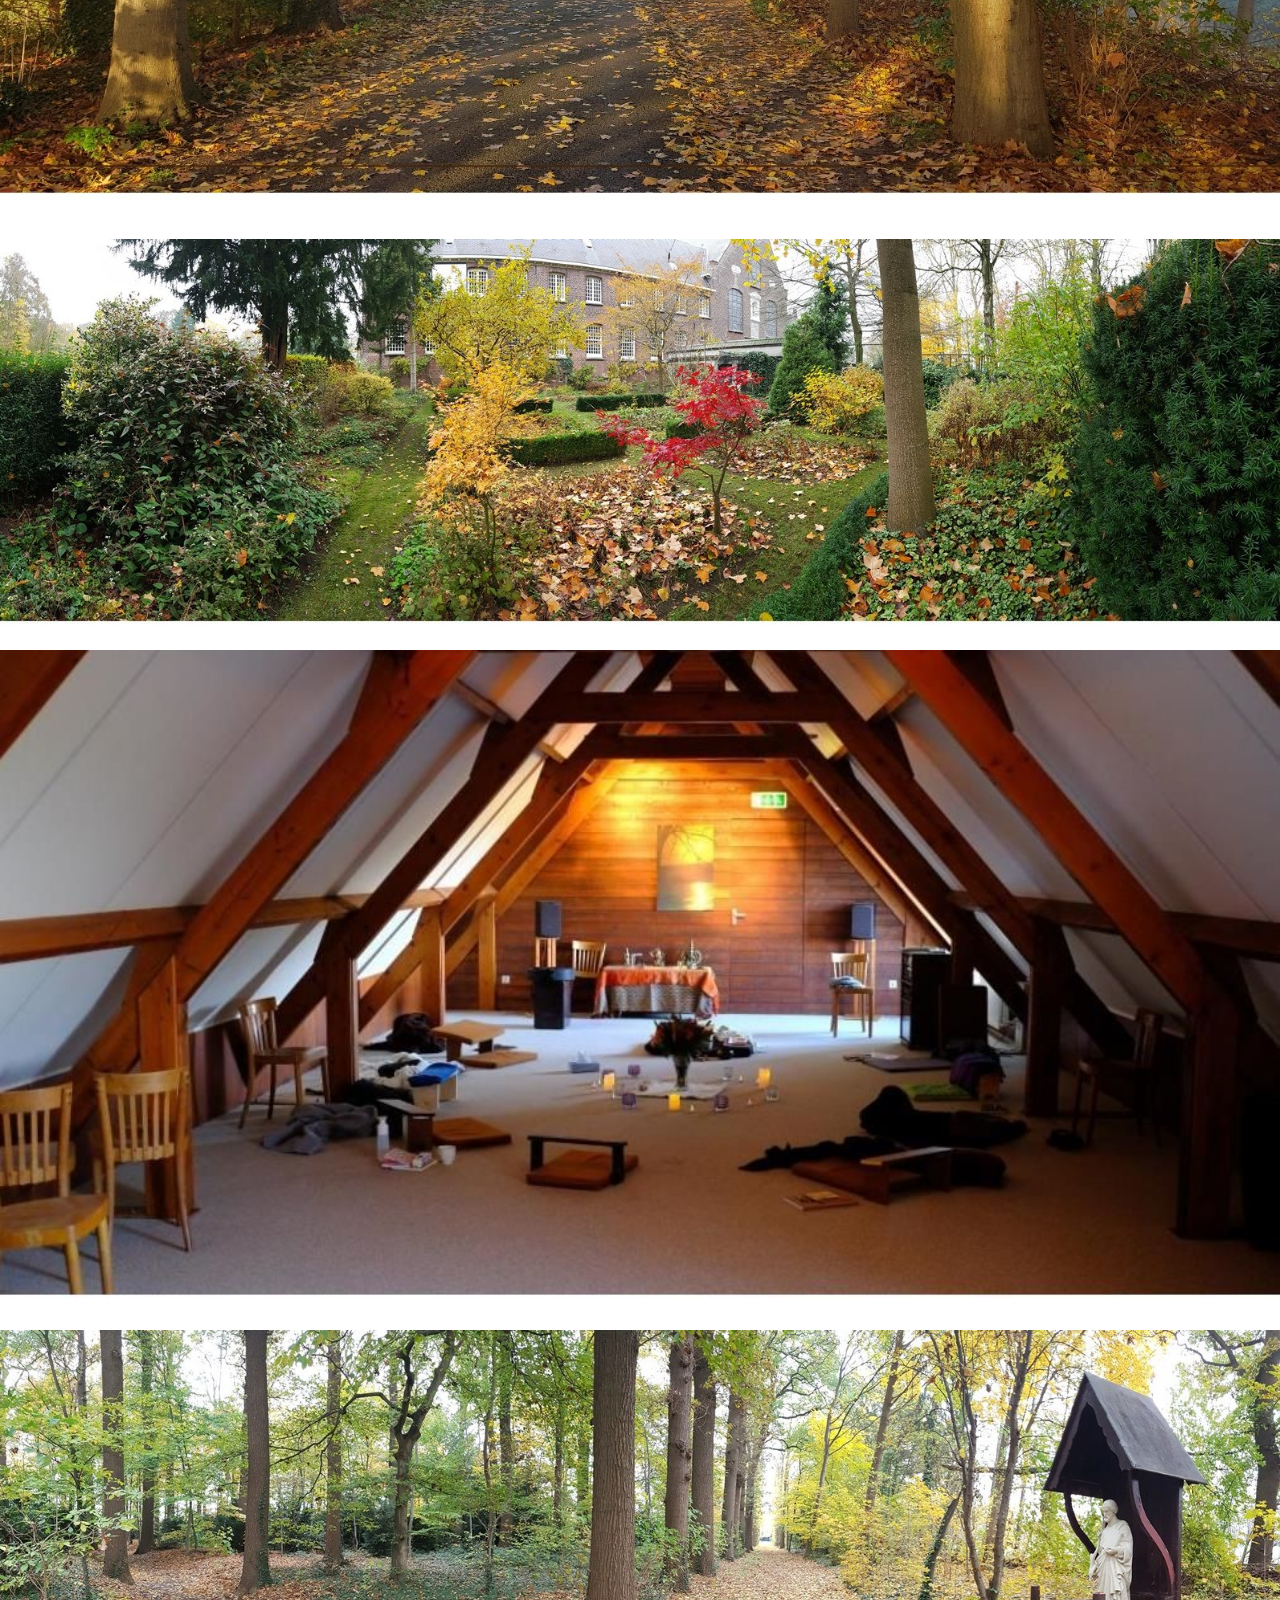
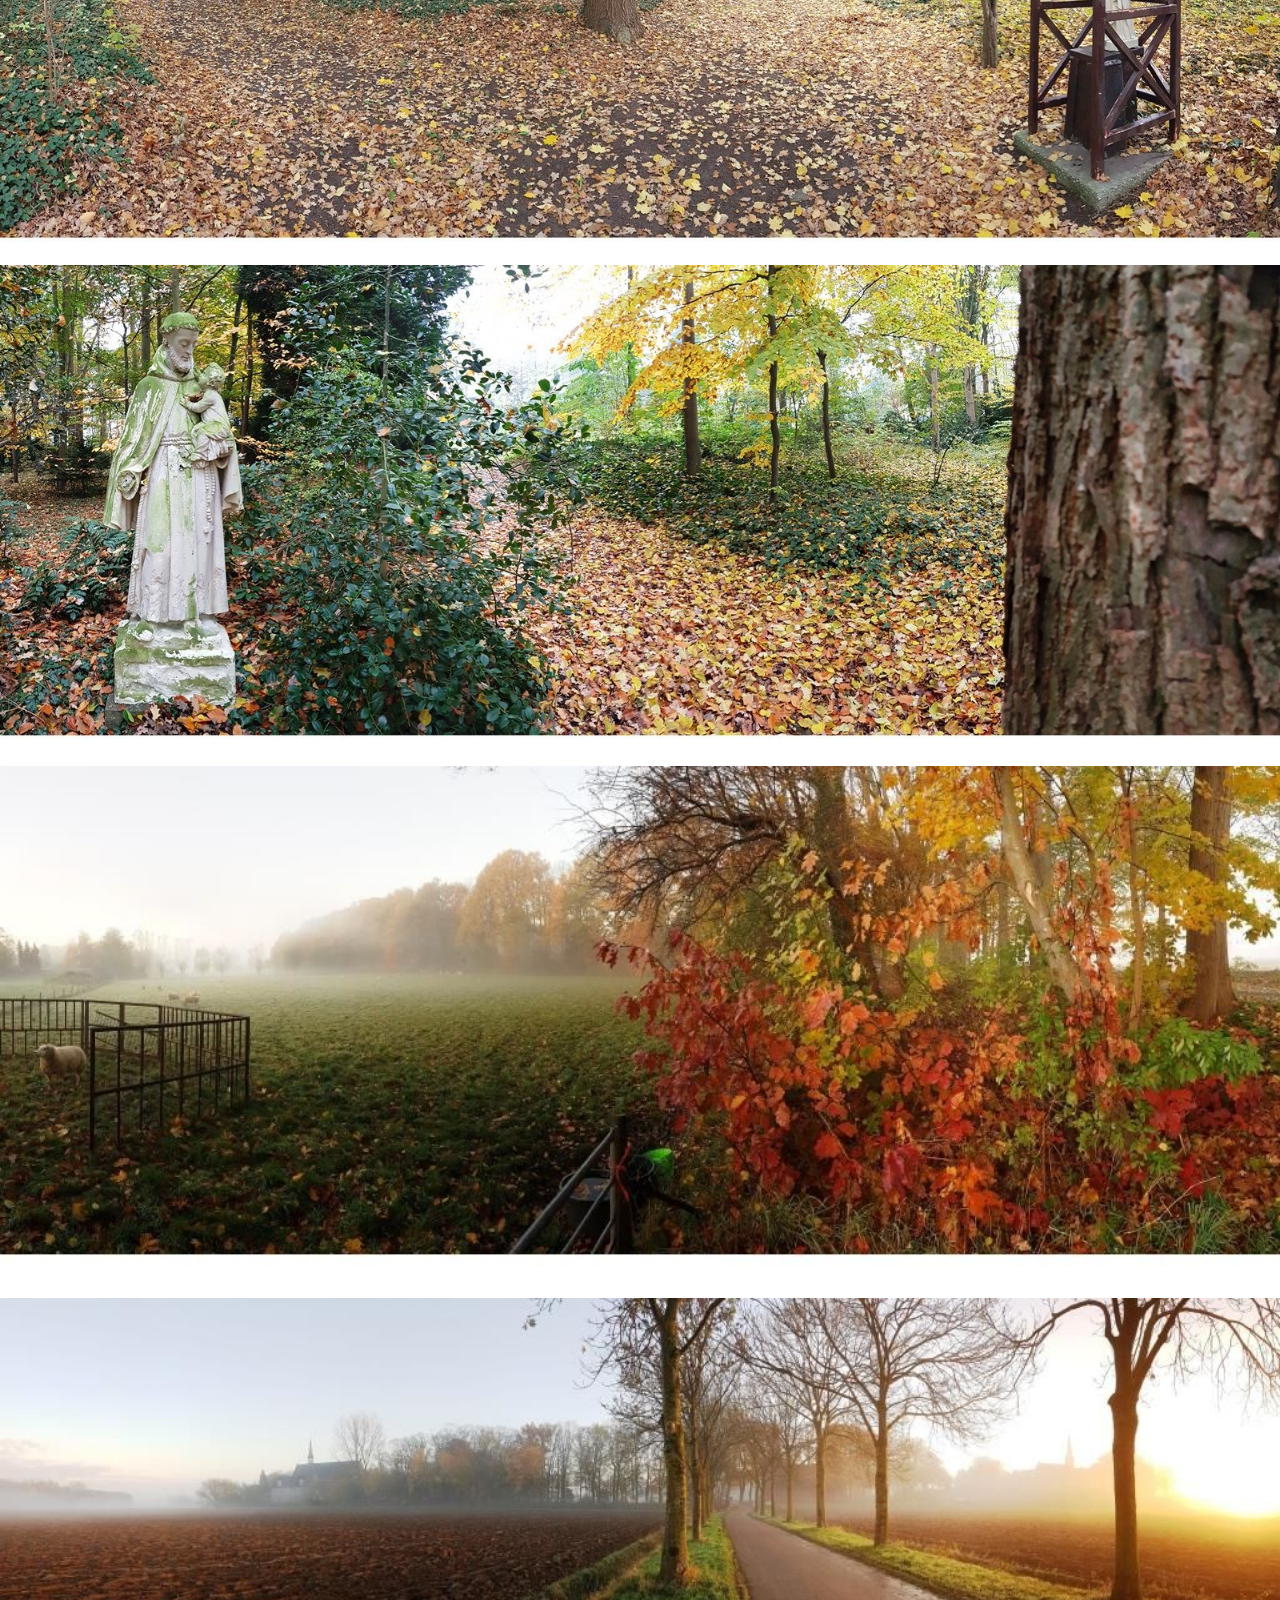
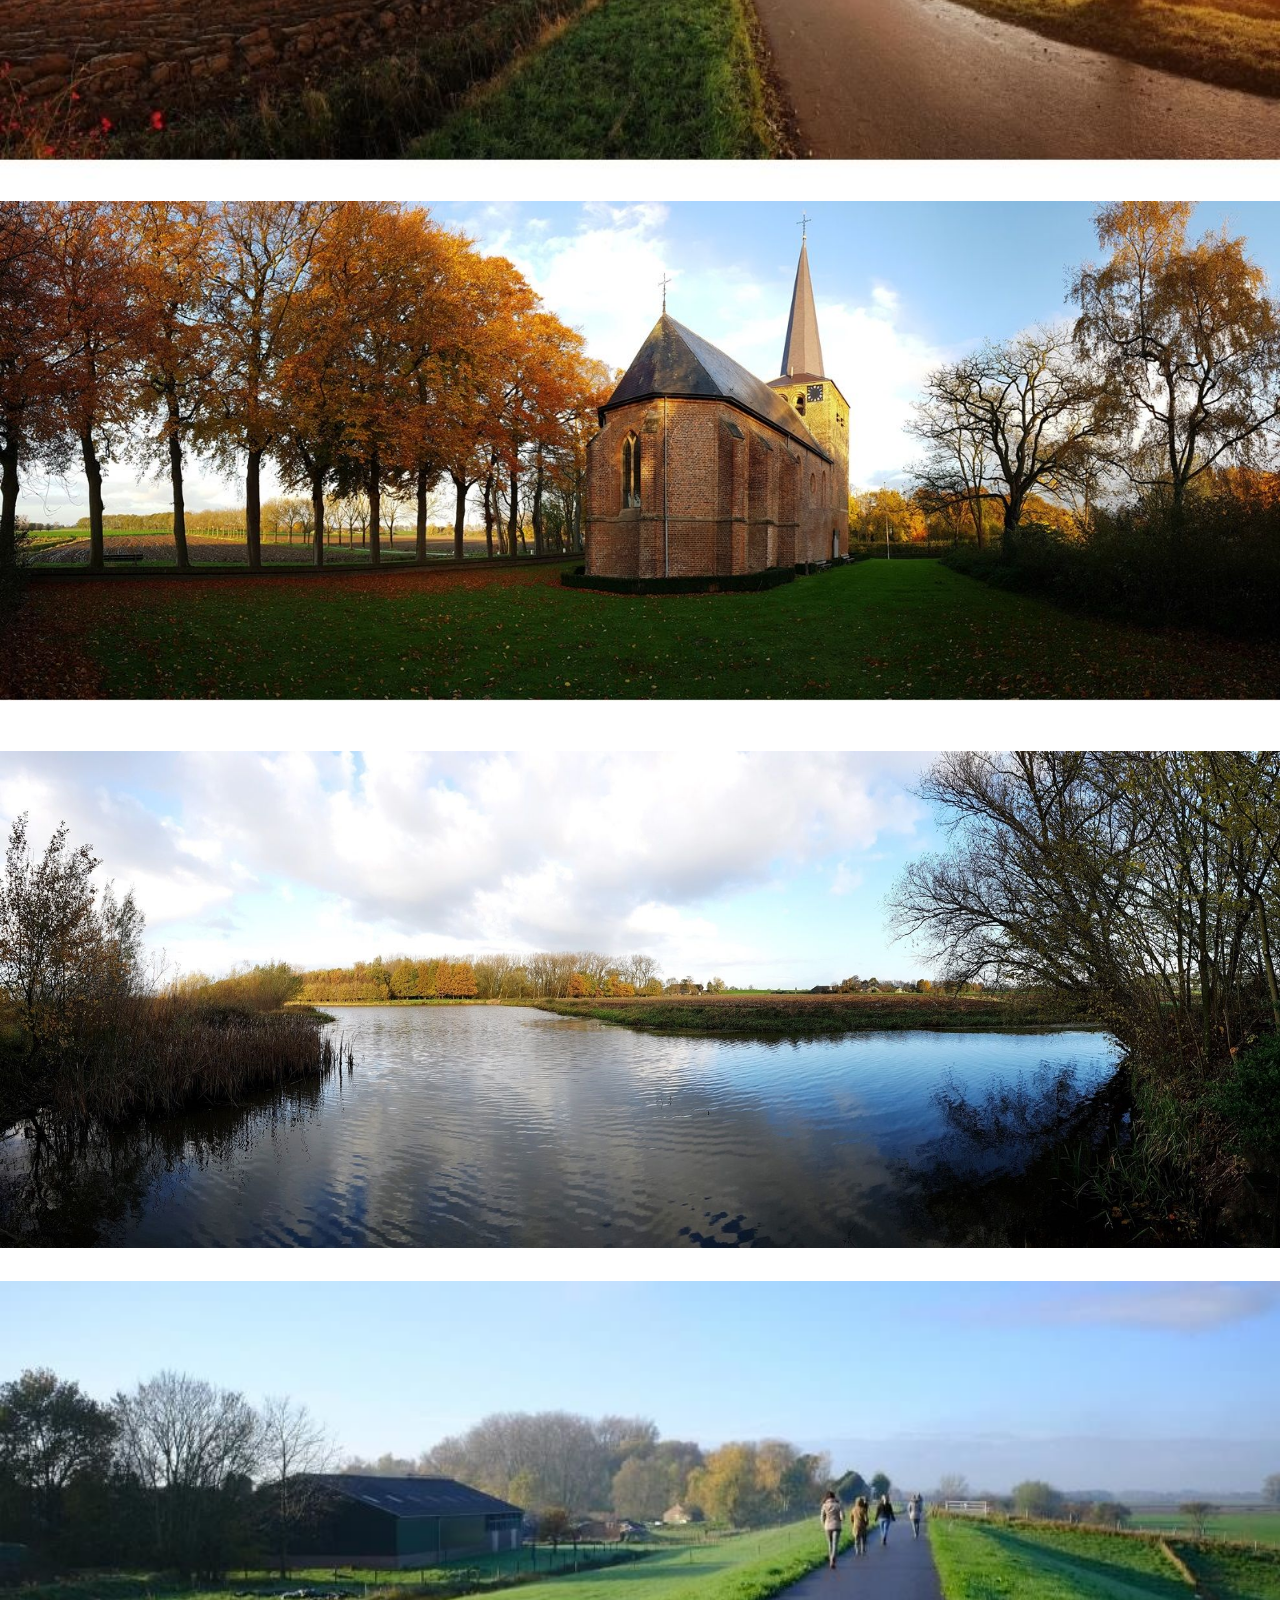
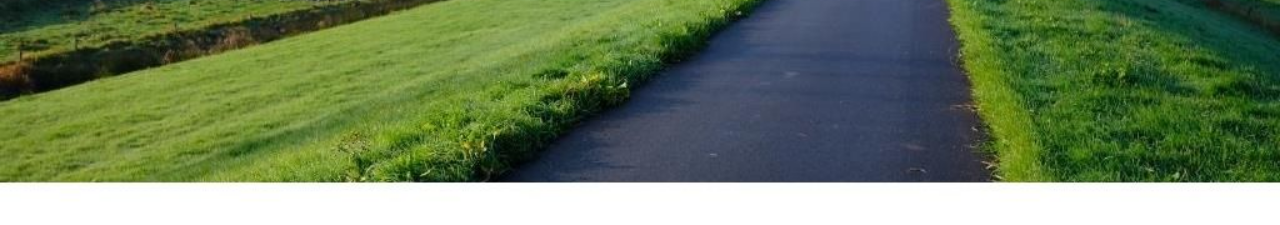
<file: arjantd.github.io.html>
<!DOCTYPE html>
<html >
<head>
  <!-- Site made with Mobirise Website Builder v4.6.5, https://mobirise.com -->
  <meta charset="UTF-8">
  <meta http-equiv="X-UA-Compatible" content="IE=edge">
  <meta name="generator" content="Mobirise v4.6.5, mobirise.com">
  <meta name="viewport" content="width=device-width, initial-scale=1, minimum-scale=1">
  <link rel="shortcut icon" href="assets/images/logo4.png" type="image/x-icon">
  <meta name="description" content="Ineenhutjeopdehei organiseert van 28 maart tot 1 april een 4-daagse Paasretraite in Velp, Noord-Brabant. Deze retraite is geschikt voor iedereen die nog nooit een stilte retraite heeft gedaan - maar ook voor diegenen die al eerder een vierdaagse Re-treat je Hart deden en graag nóg eens in de stilte willen oplossen. Op deze webpagina een impressie van de prachtige locatie waar deze retraite plaatsvindt. Geinteresseerd? Lees meer op onze website of neem direct contact op met retraite leider Robbert van Bruggen.  ">
  <title>Stilte retraite: iets voor jou?</title>
  <link rel="stylesheet" href="assets/web/assets/mobirise-icons/mobirise-icons.css">
  <link rel="stylesheet" href="assets/tether/tether.min.css">
  <link rel="stylesheet" href="assets/bootstrap/css/bootstrap.min.css">
  <link rel="stylesheet" href="assets/bootstrap/css/bootstrap-grid.min.css">
  <link rel="stylesheet" href="assets/bootstrap/css/bootstrap-reboot.min.css">
  <link rel="stylesheet" href="assets/theme/css/style.css">
  <link rel="stylesheet" href="assets/mobirise/css/mbr-additional.css" type="text/css">
  
  
  
</head>
<body>
  <section class="header1 cid-qL8zIX2jlU mbr-fullscreen" id="header1-1">

    

    

    <div class="container">
        <div class="row justify-content-md-center">
            <div class="mbr-white col-md-10">
                <h1 class="mbr-section-title align-center mbr-bold pb-3 mbr-fonts-style display-1">&nbsp;STILTE RETRAITE!</h1>
                <h3 class="mbr-section-subtitle align-center mbr-light pb-3 mbr-fonts-style display-2"><em>Iets voor jou?</em></h3>
                <p class="mbr-text align-center pb-3 mbr-fonts-style display-7">
                    <br>Ineenhutjeopdehei organiseert van 28 maart tot 1 april een 4-daagse Paasretraite in Velp, Noord-Brabant. Deze retraite is geschikt voor iedereen die nog nooit een stilte retraite heeft gedaan - maar ook voor diegenen die al eerder een vierdaagse Re-treat je Hart deden en graag nóg eens in de stilte willen oplossen. Op deze webpagina een impressie van de prachtige locatie waar deze retraite plaatsvindt. Geinteresseerd? Lees meer op onze website of neem direct contact op met retraite leider Robbert van Bruggen. &nbsp;<br><br></p>
                <div class="mbr-section-btn align-center"><a class="btn btn-md btn-primary display-4" href="http://www.ineenhutjeopdehei.nl/agenda/de-belofte-van-het-zwarte-ei-28-mrt-1-april-velpgrave"><span class="mbri-responsive mbr-iconfont mbr-iconfont-btn"></span>
                        LEES MEER</a>
                    <a class="btn btn-md btn-white-outline display-4" href="mailto:ikwilnu@ineenhutjeopdehei.nl"><span class="mbri-chat mbr-iconfont mbr-iconfont-btn"></span>
                        EMAIL ONS!</a></div>
            </div>
        </div>
    </div>

</section>

<section class="engine"><a href="https://mobirise.ws/g">create your own website</a></section><section class="mbr-section article content1 cid-qL8QtBWfr7" id="content1-2">
    
     

    <div class="container">
        <div class="media-container-row">
            <div class="mbr-text col-12 col-md-8 mbr-fonts-style display-7">Alleen jijzelf, de stilte en dat wat gebeuren wil. Deze 4-daagse stilte retraite vindt plaats in het trainingscentrum naast het eeuwenoude klooster van de Capucijnen in Velp/Grave, gelegen aan de prachtige uiterwaarden van de Maas. Dit plekje is enige jaren geleden door een van de omroepen verkozen tot het 'stilte plekje van Nederland'. Hieronder laten wij u graag wat foto's zien van het klooster, zijn lommerijke kloostertuin en de directe omgeving van het tot de verbeelding sprekende complex:</div>
        </div>
    </div>
</section>

<section class="cid-qL8RmMaC9e" id="image2-3">

    

    <figure class="mbr-figure">
        <div class="image-block" style="width: 100%;">
            <img src="assets/images/1-1572x817.jpg" alt="Mobirise" title="">
            <figcaption class="mbr-figure-caption mbr-figure-caption-over">
                <div class="container pb-5 mbr-white align-center mbr-fonts-style display-1"></div>
            </figcaption>
        </div>
    </figure>
</section>

<section class="cid-qL8RzIiTB2" id="image2-4">

    

    <figure class="mbr-figure">
        <div class="image-block" style="width: 100%;">
            <img src="assets/images/2-1593x512.jpg" alt="Mobirise" title="">
            <figcaption class="mbr-figure-caption mbr-figure-caption-over">
                <div class="container pb-5 mbr-white align-center mbr-fonts-style display-1"></div>
            </figcaption>
        </div>
    </figure>
</section>

<section class="cid-qL8Tyl6lUc" id="image2-6">

    

    <figure class="mbr-figure">
        <div class="image-block" style="width: 100%;">
            <img src="assets/images/3-1013x538.jpg" alt="Mobirise" title="">
            <figcaption class="mbr-figure-caption mbr-figure-caption-over">
                <div class="container pb-5 mbr-white align-center mbr-fonts-style display-1"></div>
            </figcaption>
        </div>
    </figure>
</section>

<section class="cid-qL980MMUVh" id="image2-7">

    

    <figure class="mbr-figure">
        <div class="image-block" style="width: 100%;">
            <img src="assets/images/4-1600x669.jpg" alt="Mobirise" title="">
            <figcaption class="mbr-figure-caption mbr-figure-caption-over">
                <div class="container pb-5 mbr-white align-center mbr-fonts-style display-1"></div>
            </figcaption>
        </div>
    </figure>
</section>

<section class="cid-qL98auiOhY" id="image2-8">

    

    <figure class="mbr-figure">
        <div class="image-block" style="width: 100%;">
            <img src="assets/images/5-1600x626.jpg" alt="Mobirise" title="">
            <figcaption class="mbr-figure-caption mbr-figure-caption-over">
                <div class="container pb-5 mbr-white align-center mbr-fonts-style display-1"></div>
            </figcaption>
        </div>
    </figure>
</section>

<section class="cid-qL98fdZjm0" id="image2-9">

    

    <figure class="mbr-figure">
        <div class="image-block" style="width: 100%;">
            <img src="assets/images/6-1024x426.jpg" alt="Mobirise" title="">
            <figcaption class="mbr-figure-caption mbr-figure-caption-over">
                <div class="container pb-5 mbr-white align-center mbr-fonts-style display-1"></div>
            </figcaption>
        </div>
    </figure>
</section>

<section class="cid-qL98pH4RbX" id="image2-a">

    

    <figure class="mbr-figure">
        <div class="image-block" style="width: 100%;">
            <img src="assets/images/7-1024x402.jpg" alt="Mobirise" title="">
            <figcaption class="mbr-figure-caption mbr-figure-caption-over">
                <div class="container pb-5 mbr-white align-center mbr-fonts-style display-1"></div>
            </figcaption>
        </div>
    </figure>
</section>

<section class="cid-qL98v9QAHd" id="image2-b">

    

    <figure class="mbr-figure">
        <div class="image-block" style="width: 100%;">
            <img src="assets/images/8-1600x687.jpg" alt="Mobirise" title="">
            <figcaption class="mbr-figure-caption mbr-figure-caption-over">
                <div class="container pb-5 mbr-white align-center mbr-fonts-style display-1"></div>
            </figcaption>
        </div>
    </figure>
</section>

<section class="cid-qL98yyR0R3" id="image2-c">

    

    <figure class="mbr-figure">
        <div class="image-block" style="width: 100%;">
            <img src="assets/images/9b-1977x819.jpg" alt="Mobirise" title="">
            <figcaption class="mbr-figure-caption mbr-figure-caption-over">
                <div class="container pb-5 mbr-white align-center mbr-fonts-style display-1"></div>
            </figcaption>
        </div>
    </figure>
</section>

<section class="cid-qL994zWEg6" id="image2-d">

    

    <figure class="mbr-figure">
        <div class="image-block" style="width: 100%;">
            <img src="assets/images/10-1024x435.jpg" alt="Mobirise" title="">
            <figcaption class="mbr-figure-caption mbr-figure-caption-over">
                <div class="container pb-5 mbr-white align-center mbr-fonts-style display-4"></div>
            </figcaption>
        </div>
    </figure>
</section>


  <script src="assets/web/assets/jquery/jquery.min.js"></script>
  <script src="assets/popper/popper.min.js"></script>
  <script src="assets/tether/tether.min.js"></script>
  <script src="assets/bootstrap/js/bootstrap.min.js"></script>
  <script src="assets/smoothscroll/smooth-scroll.js"></script>
  <script src="assets/theme/js/script.js"></script>
  
  
</body>
</html>
</file>
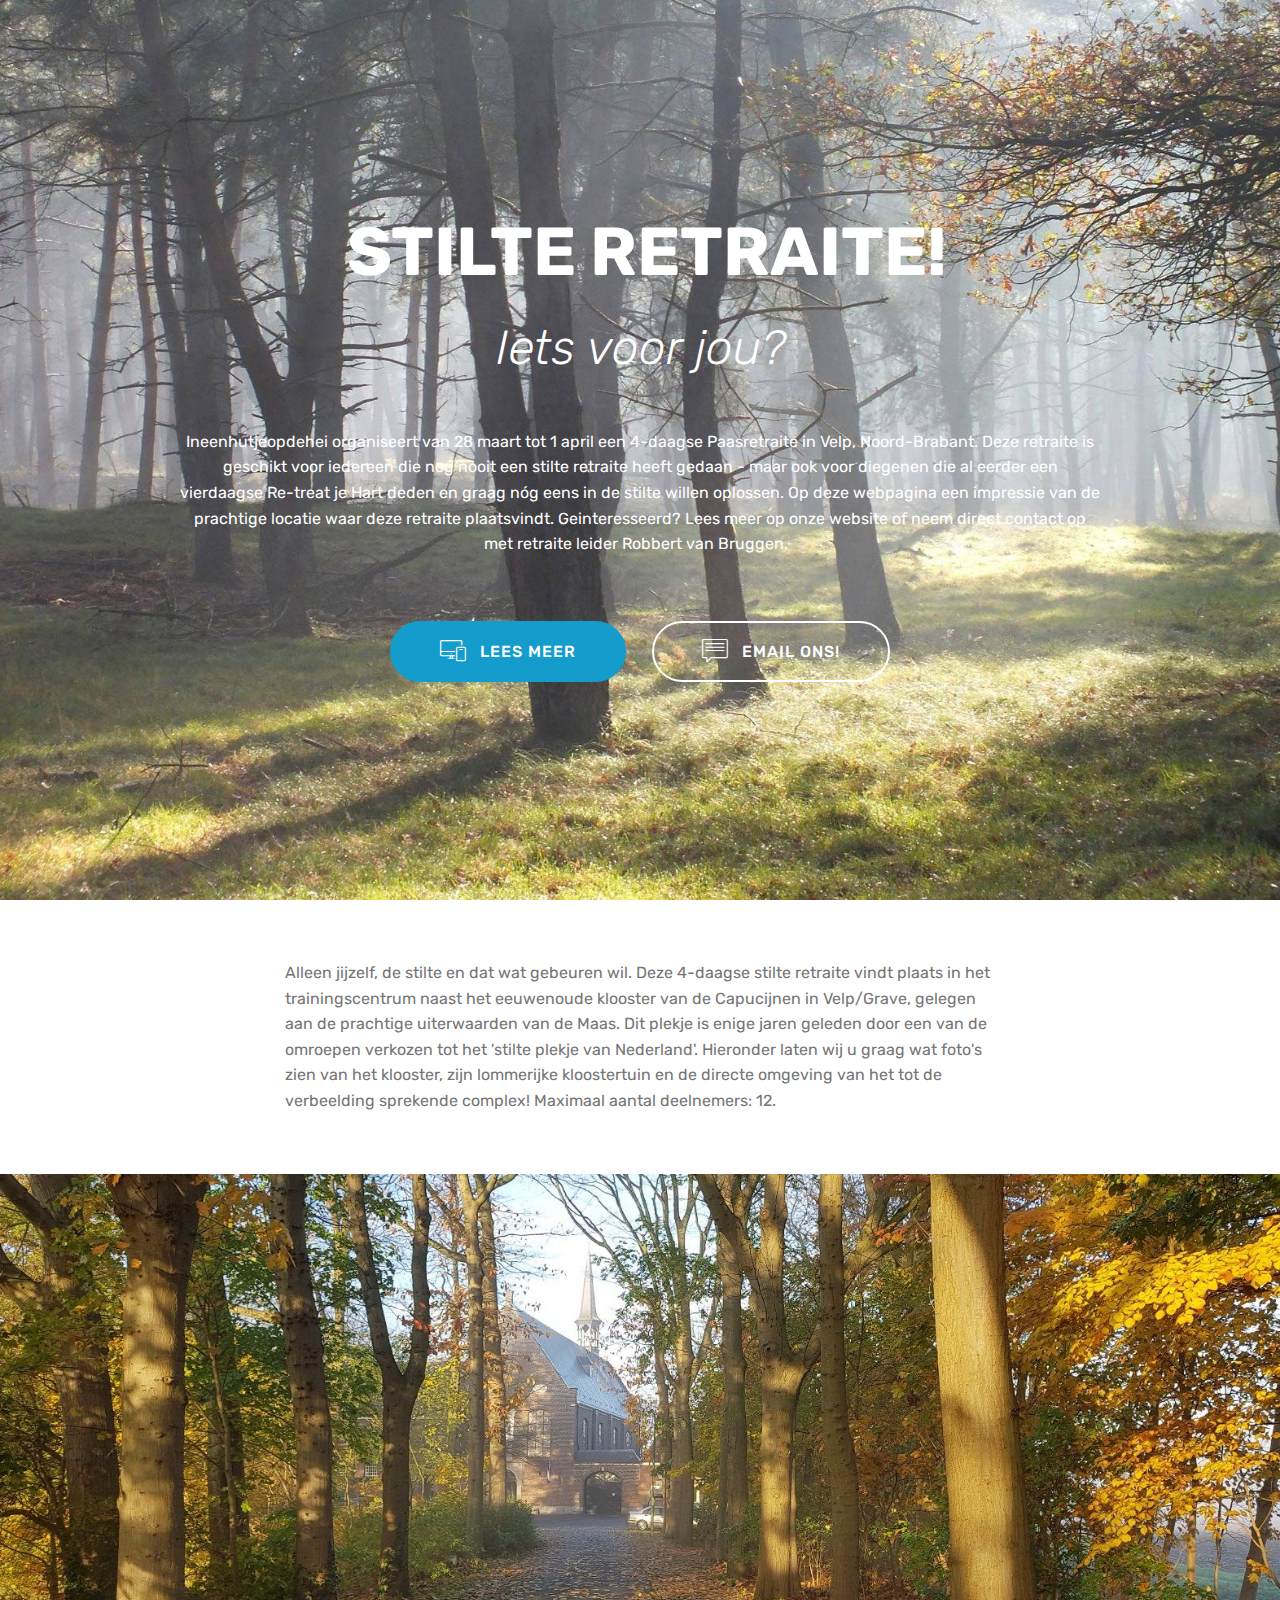
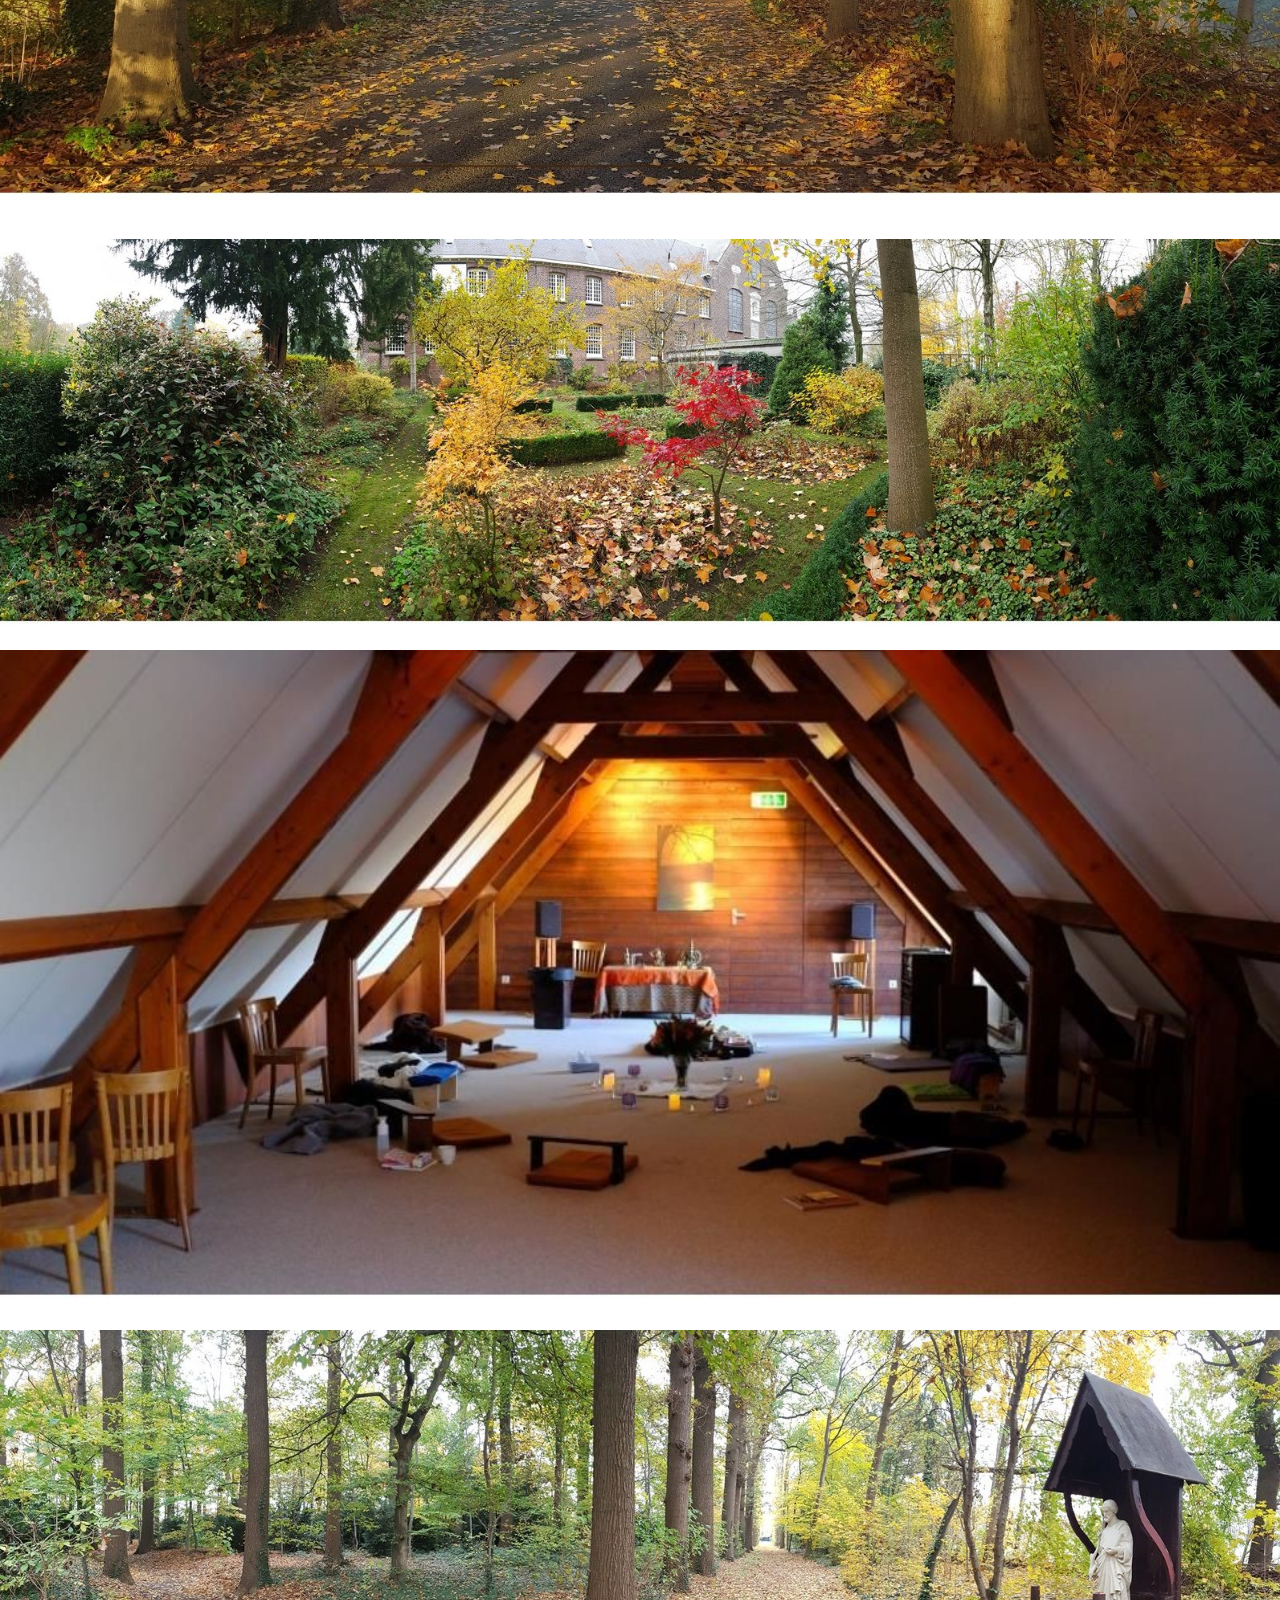
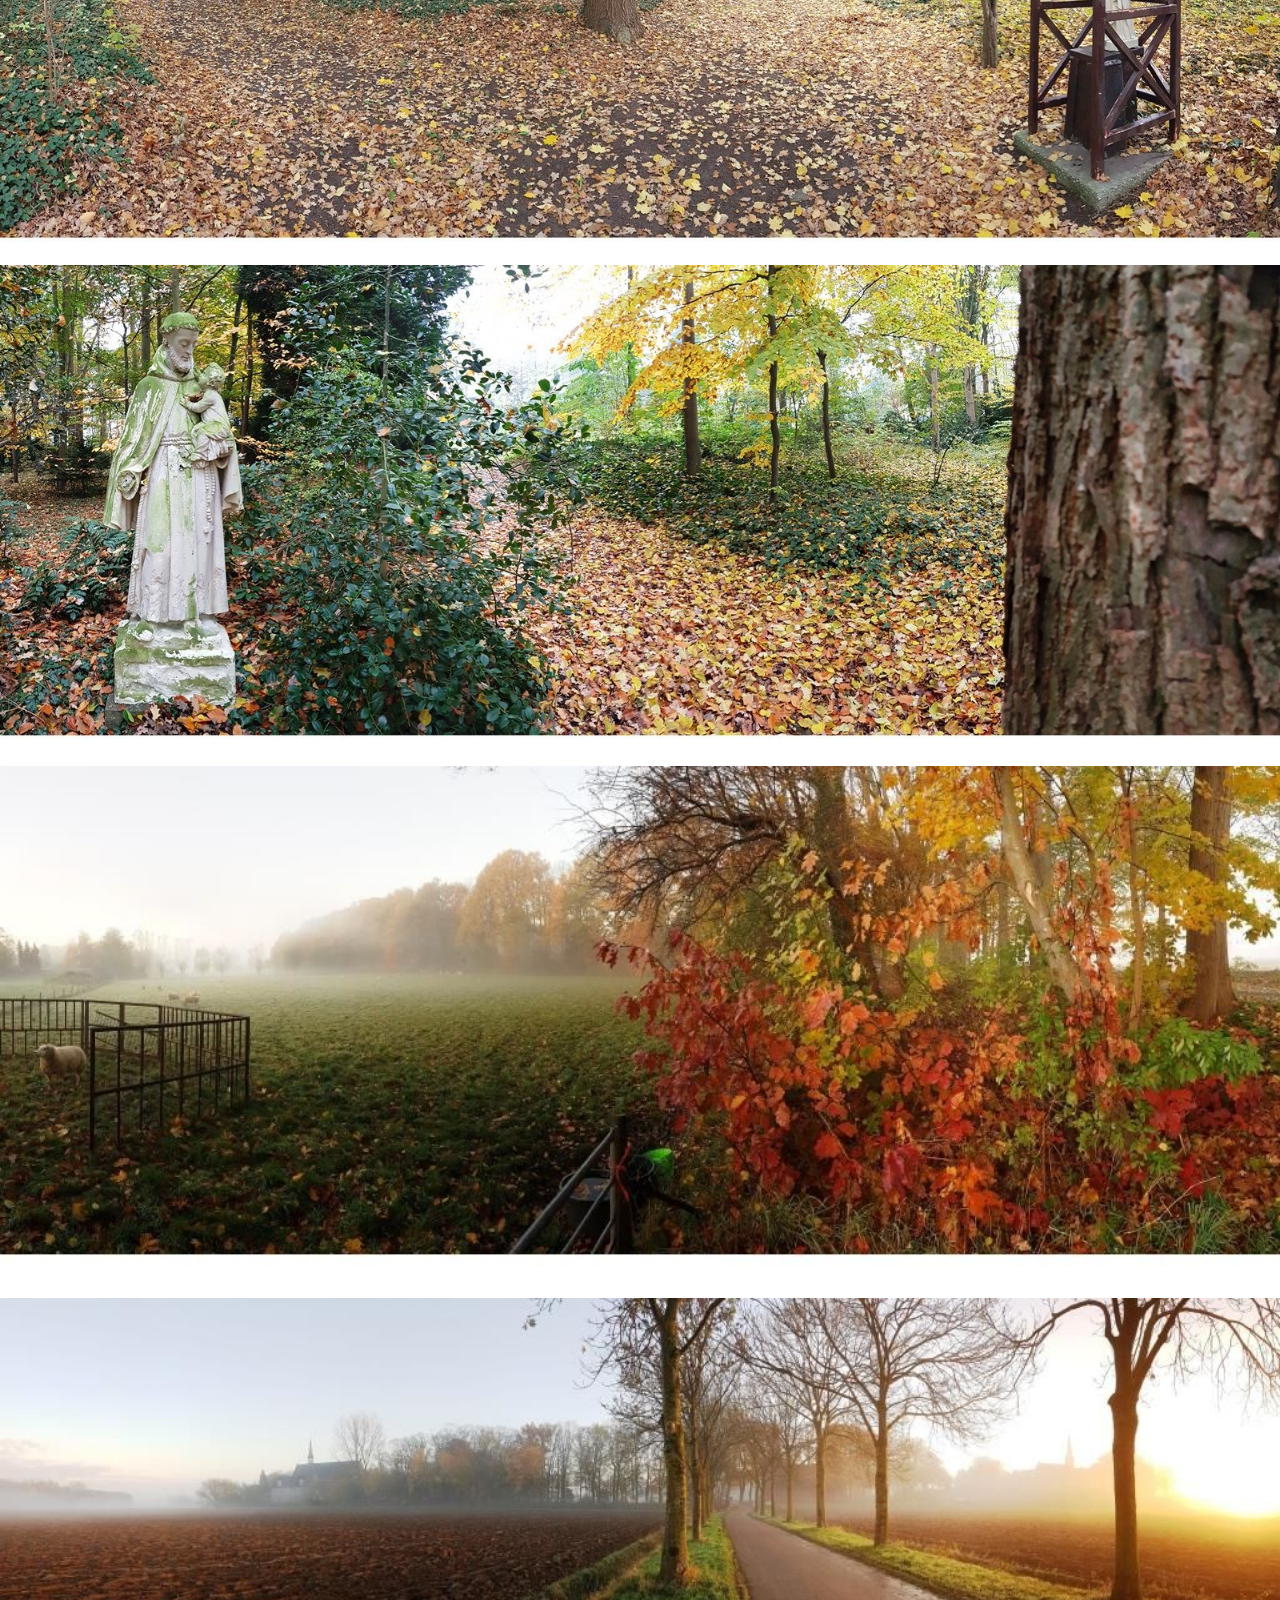
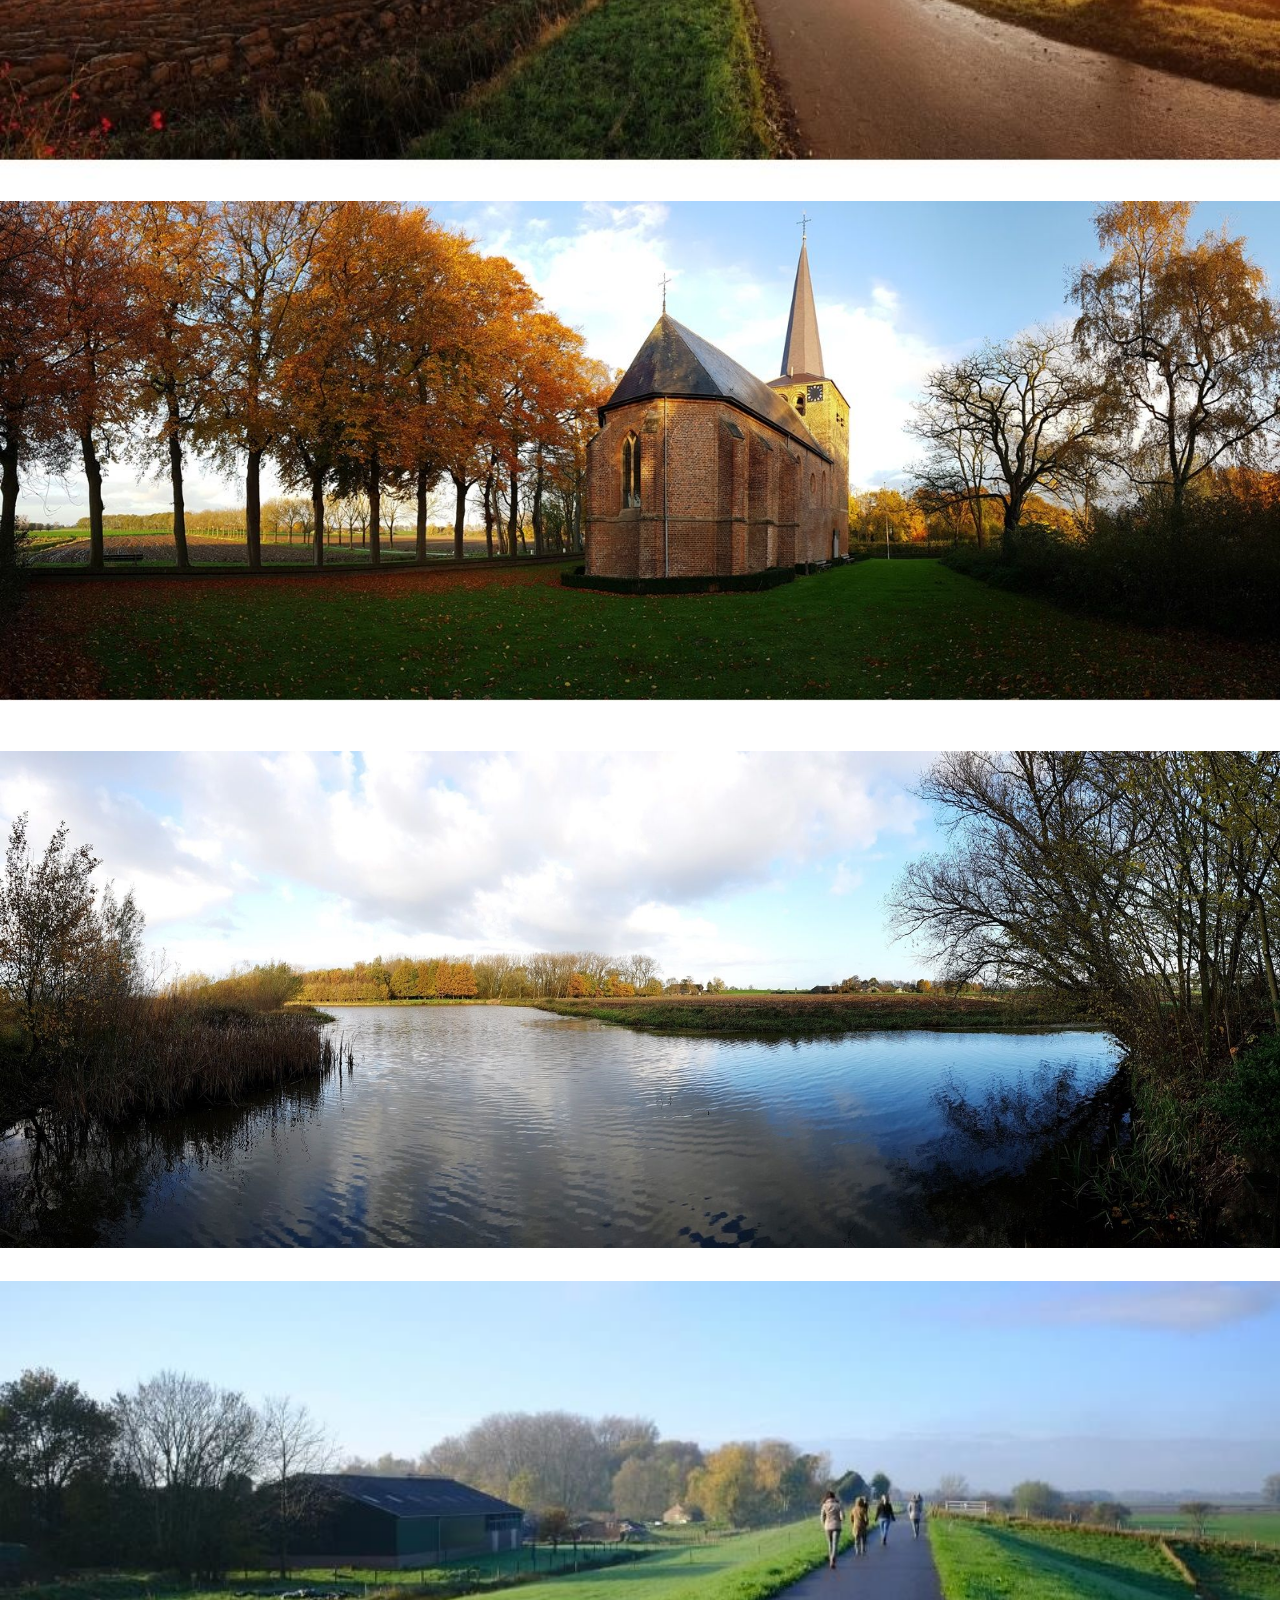
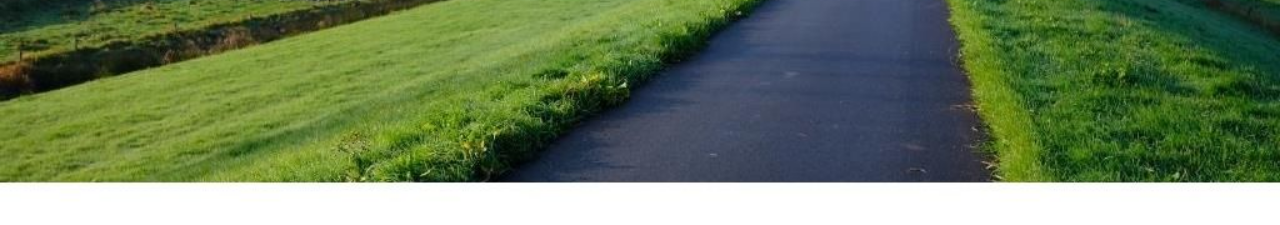
<file: home.github.io.html>
<!DOCTYPE html>
<html >
<head>
  <!-- Site made with Mobirise Website Builder v4.6.5, https://mobirise.com -->
  <meta charset="UTF-8">
  <meta http-equiv="X-UA-Compatible" content="IE=edge">
  <meta name="generator" content="Mobirise v4.6.5, mobirise.com">
  <meta name="viewport" content="width=device-width, initial-scale=1, minimum-scale=1">
  <link rel="shortcut icon" href="assets/images/logo4.png" type="image/x-icon">
  <meta name="description" content="Ineenhutjeopdehei organiseert van 28 maart tot 1 april een 4-daagse Paasretraite in Velp, Noord-Brabant. Deze retraite is geschikt voor iedereen die nog nooit een stilte retraite heeft gedaan - maar ook voor diegenen die al eerder een vierdaagse Re-treat je Hart deden en graag nóg eens in de stilte willen oplossen. Op deze webpagina een impressie van de prachtige locatie waar deze retraite plaatsvindt. Geinteresseerd? Lees meer op onze website of neem direct contact op met retraite leider Robbert van Bruggen.  ">
  <title>Stilte retraite: iets voor jou?</title>
  <link rel="stylesheet" href="assets/web/assets/mobirise-icons/mobirise-icons.css">
  <link rel="stylesheet" href="assets/tether/tether.min.css">
  <link rel="stylesheet" href="assets/bootstrap/css/bootstrap.min.css">
  <link rel="stylesheet" href="assets/bootstrap/css/bootstrap-grid.min.css">
  <link rel="stylesheet" href="assets/bootstrap/css/bootstrap-reboot.min.css">
  <link rel="stylesheet" href="assets/theme/css/style.css">
  <link rel="stylesheet" href="assets/mobirise/css/mbr-additional.css" type="text/css">
  
  
  
</head>
<body>
  <section class="header1 cid-qL8zIX2jlU mbr-fullscreen" id="header1-1">

    

    

    <div class="container">
        <div class="row justify-content-md-center">
            <div class="mbr-white col-md-10">
                <h1 class="mbr-section-title align-center mbr-bold pb-3 mbr-fonts-style display-1">&nbsp;STILTE RETRAITE!</h1>
                <h3 class="mbr-section-subtitle align-center mbr-light pb-3 mbr-fonts-style display-2"><em>Iets voor jou?</em></h3>
                <p class="mbr-text align-center pb-3 mbr-fonts-style display-7">
                    <br>Ineenhutjeopdehei organiseert van 28 maart tot 1 april een 4-daagse Paasretraite in Velp, Noord-Brabant. Deze retraite is geschikt voor iedereen die nog nooit een stilte retraite heeft gedaan - maar ook voor diegenen die al eerder een vierdaagse Re-treat je Hart deden en graag nóg eens in de stilte willen oplossen. Op deze webpagina een impressie van de prachtige locatie waar deze retraite plaatsvindt. Geinteresseerd? Lees meer op onze website of neem direct contact op met retraite leider Robbert van Bruggen. &nbsp;<br><br></p>
                <div class="mbr-section-btn align-center"><a class="btn btn-md btn-primary display-4" href="http://www.ineenhutjeopdehei.nl/agenda/de-belofte-van-het-zwarte-ei-28-mrt-1-april-velpgrave"><span class="mbri-responsive mbr-iconfont mbr-iconfont-btn"></span>
                        LEES MEER</a>
                    <a class="btn btn-md btn-white-outline display-4" href="mailto:ikwilnu@ineenhutjeopdehei.nl"><span class="mbri-chat mbr-iconfont mbr-iconfont-btn"></span>
                        EMAIL ONS!</a></div>
            </div>
        </div>
    </div>

</section>

<section class="engine"><a href="https://mobirise.ws">Mobirise</a></section><section class="mbr-section article content1 cid-qL8QtBWfr7" id="content1-2">
    
     

    <div class="container">
        <div class="media-container-row">
            <div class="mbr-text col-12 col-md-8 mbr-fonts-style display-7">Alleen jijzelf, de stilte en dat wat gebeuren wil. Deze 4-daagse stilte retraite vindt plaats in het trainingscentrum naast het eeuwenoude klooster van de Capucijnen in Velp/Grave, gelegen aan de prachtige uiterwaarden van de Maas. Dit plekje is enige jaren geleden door een van de omroepen verkozen tot het 'stilte plekje van Nederland'. Hieronder laten wij u graag wat foto's zien van het klooster, zijn lommerijke kloostertuin en de directe omgeving van het tot de verbeelding sprekende complex! Maximaal aantal deelnemers: 12.</div>
        </div>
    </div>
</section>

<section class="cid-qL8RmMaC9e" id="image2-3">

    

    <figure class="mbr-figure">
        <div class="image-block" style="width: 100%;">
            <img src="assets/images/1-1572x817.jpg" alt="Mobirise" title="">
            <figcaption class="mbr-figure-caption mbr-figure-caption-over">
                <div class="container pb-5 mbr-white align-center mbr-fonts-style display-1"></div>
            </figcaption>
        </div>
    </figure>
</section>

<section class="cid-qL8RzIiTB2" id="image2-4">

    

    <figure class="mbr-figure">
        <div class="image-block" style="width: 100%;">
            <img src="assets/images/2-1593x512.jpg" alt="Mobirise" title="">
            <figcaption class="mbr-figure-caption mbr-figure-caption-over">
                <div class="container pb-5 mbr-white align-center mbr-fonts-style display-1"></div>
            </figcaption>
        </div>
    </figure>
</section>

<section class="cid-qL8Tyl6lUc" id="image2-6">

    

    <figure class="mbr-figure">
        <div class="image-block" style="width: 100%;">
            <img src="assets/images/3-1013x538.jpg" alt="Mobirise" title="">
            <figcaption class="mbr-figure-caption mbr-figure-caption-over">
                <div class="container pb-5 mbr-white align-center mbr-fonts-style display-1"></div>
            </figcaption>
        </div>
    </figure>
</section>

<section class="cid-qL980MMUVh" id="image2-7">

    

    <figure class="mbr-figure">
        <div class="image-block" style="width: 100%;">
            <img src="assets/images/4-1600x669.jpg" alt="Mobirise" title="">
            <figcaption class="mbr-figure-caption mbr-figure-caption-over">
                <div class="container pb-5 mbr-white align-center mbr-fonts-style display-1"></div>
            </figcaption>
        </div>
    </figure>
</section>

<section class="cid-qL98auiOhY" id="image2-8">

    

    <figure class="mbr-figure">
        <div class="image-block" style="width: 100%;">
            <img src="assets/images/5-1600x626.jpg" alt="Mobirise" title="">
            <figcaption class="mbr-figure-caption mbr-figure-caption-over">
                <div class="container pb-5 mbr-white align-center mbr-fonts-style display-1"></div>
            </figcaption>
        </div>
    </figure>
</section>

<section class="cid-qL98fdZjm0" id="image2-9">

    

    <figure class="mbr-figure">
        <div class="image-block" style="width: 100%;">
            <img src="assets/images/6-1024x426.jpg" alt="Mobirise" title="">
            <figcaption class="mbr-figure-caption mbr-figure-caption-over">
                <div class="container pb-5 mbr-white align-center mbr-fonts-style display-1"></div>
            </figcaption>
        </div>
    </figure>
</section>

<section class="cid-qL98pH4RbX" id="image2-a">

    

    <figure class="mbr-figure">
        <div class="image-block" style="width: 100%;">
            <img src="assets/images/7-1024x402.jpg" alt="Mobirise" title="">
            <figcaption class="mbr-figure-caption mbr-figure-caption-over">
                <div class="container pb-5 mbr-white align-center mbr-fonts-style display-1"></div>
            </figcaption>
        </div>
    </figure>
</section>

<section class="cid-qL98v9QAHd" id="image2-b">

    

    <figure class="mbr-figure">
        <div class="image-block" style="width: 100%;">
            <img src="assets/images/8-1600x687.jpg" alt="Mobirise" title="">
            <figcaption class="mbr-figure-caption mbr-figure-caption-over">
                <div class="container pb-5 mbr-white align-center mbr-fonts-style display-1"></div>
            </figcaption>
        </div>
    </figure>
</section>

<section class="cid-qL98yyR0R3" id="image2-c">

    

    <figure class="mbr-figure">
        <div class="image-block" style="width: 100%;">
            <img src="assets/images/9b-1977x819.jpg" alt="Mobirise" title="">
            <figcaption class="mbr-figure-caption mbr-figure-caption-over">
                <div class="container pb-5 mbr-white align-center mbr-fonts-style display-1"></div>
            </figcaption>
        </div>
    </figure>
</section>

<section class="cid-qL994zWEg6" id="image2-d">

    

    <figure class="mbr-figure">
        <div class="image-block" style="width: 100%;">
            <img src="assets/images/10-1024x435.jpg" alt="Mobirise" title="">
            <figcaption class="mbr-figure-caption mbr-figure-caption-over">
                <div class="container pb-5 mbr-white align-center mbr-fonts-style display-4"></div>
            </figcaption>
        </div>
    </figure>
</section>


  <script src="assets/web/assets/jquery/jquery.min.js"></script>
  <script src="assets/popper/popper.min.js"></script>
  <script src="assets/tether/tether.min.js"></script>
  <script src="assets/bootstrap/js/bootstrap.min.js"></script>
  <script src="assets/smoothscroll/smooth-scroll.js"></script>
  <script src="assets/theme/js/script.js"></script>
  
  
</body>
</html>
</file>
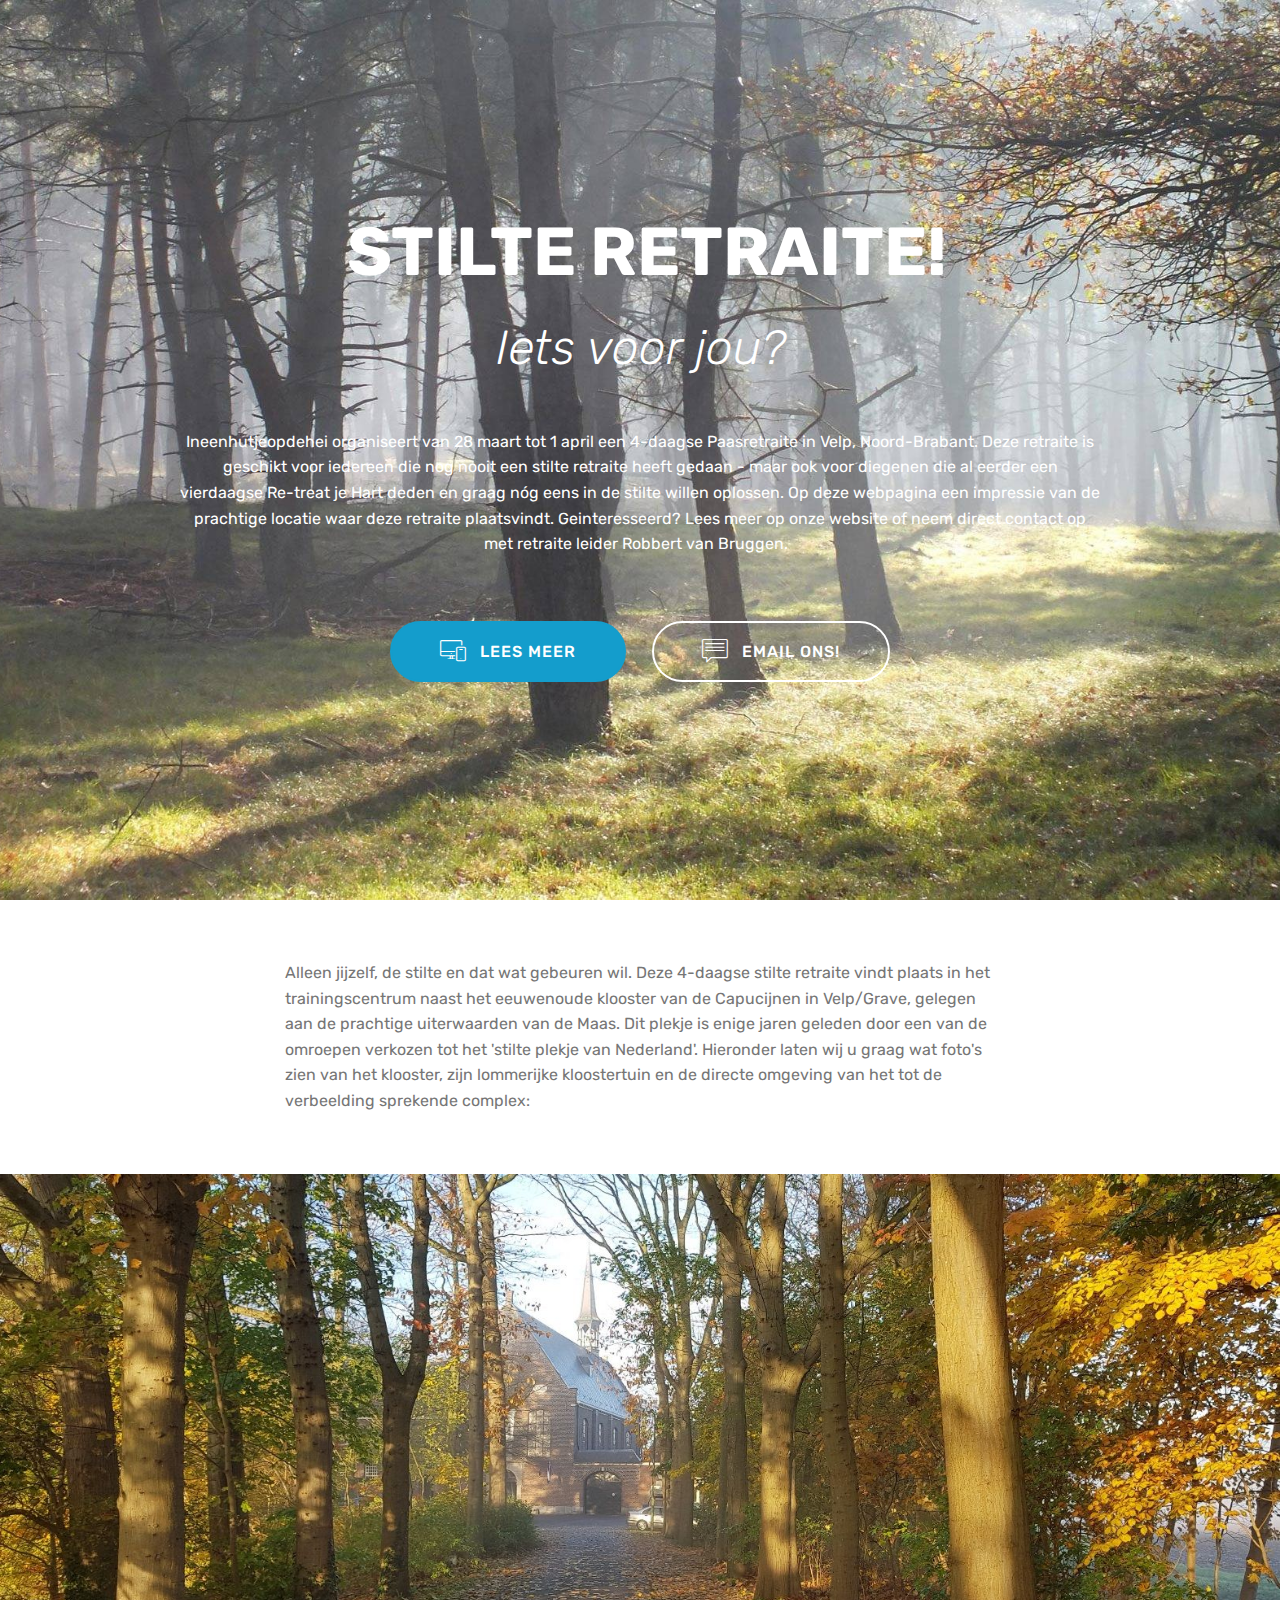
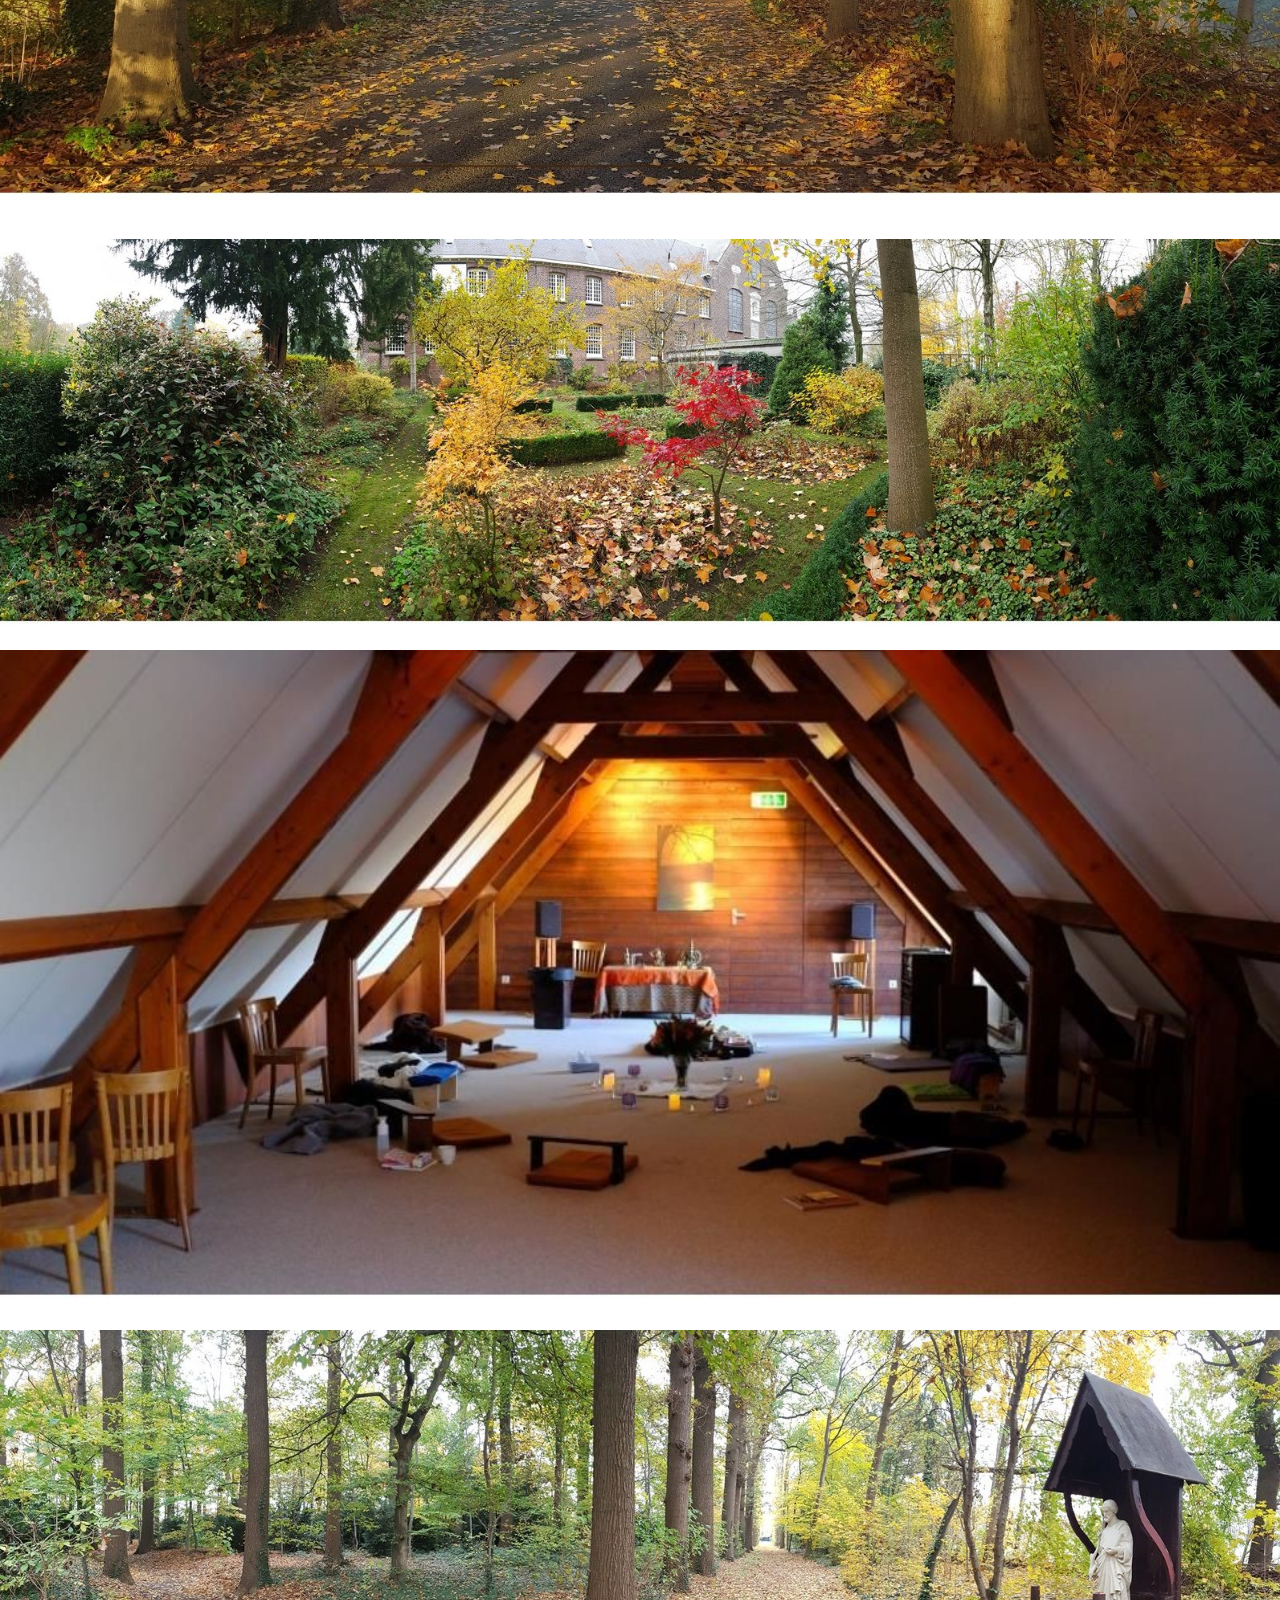
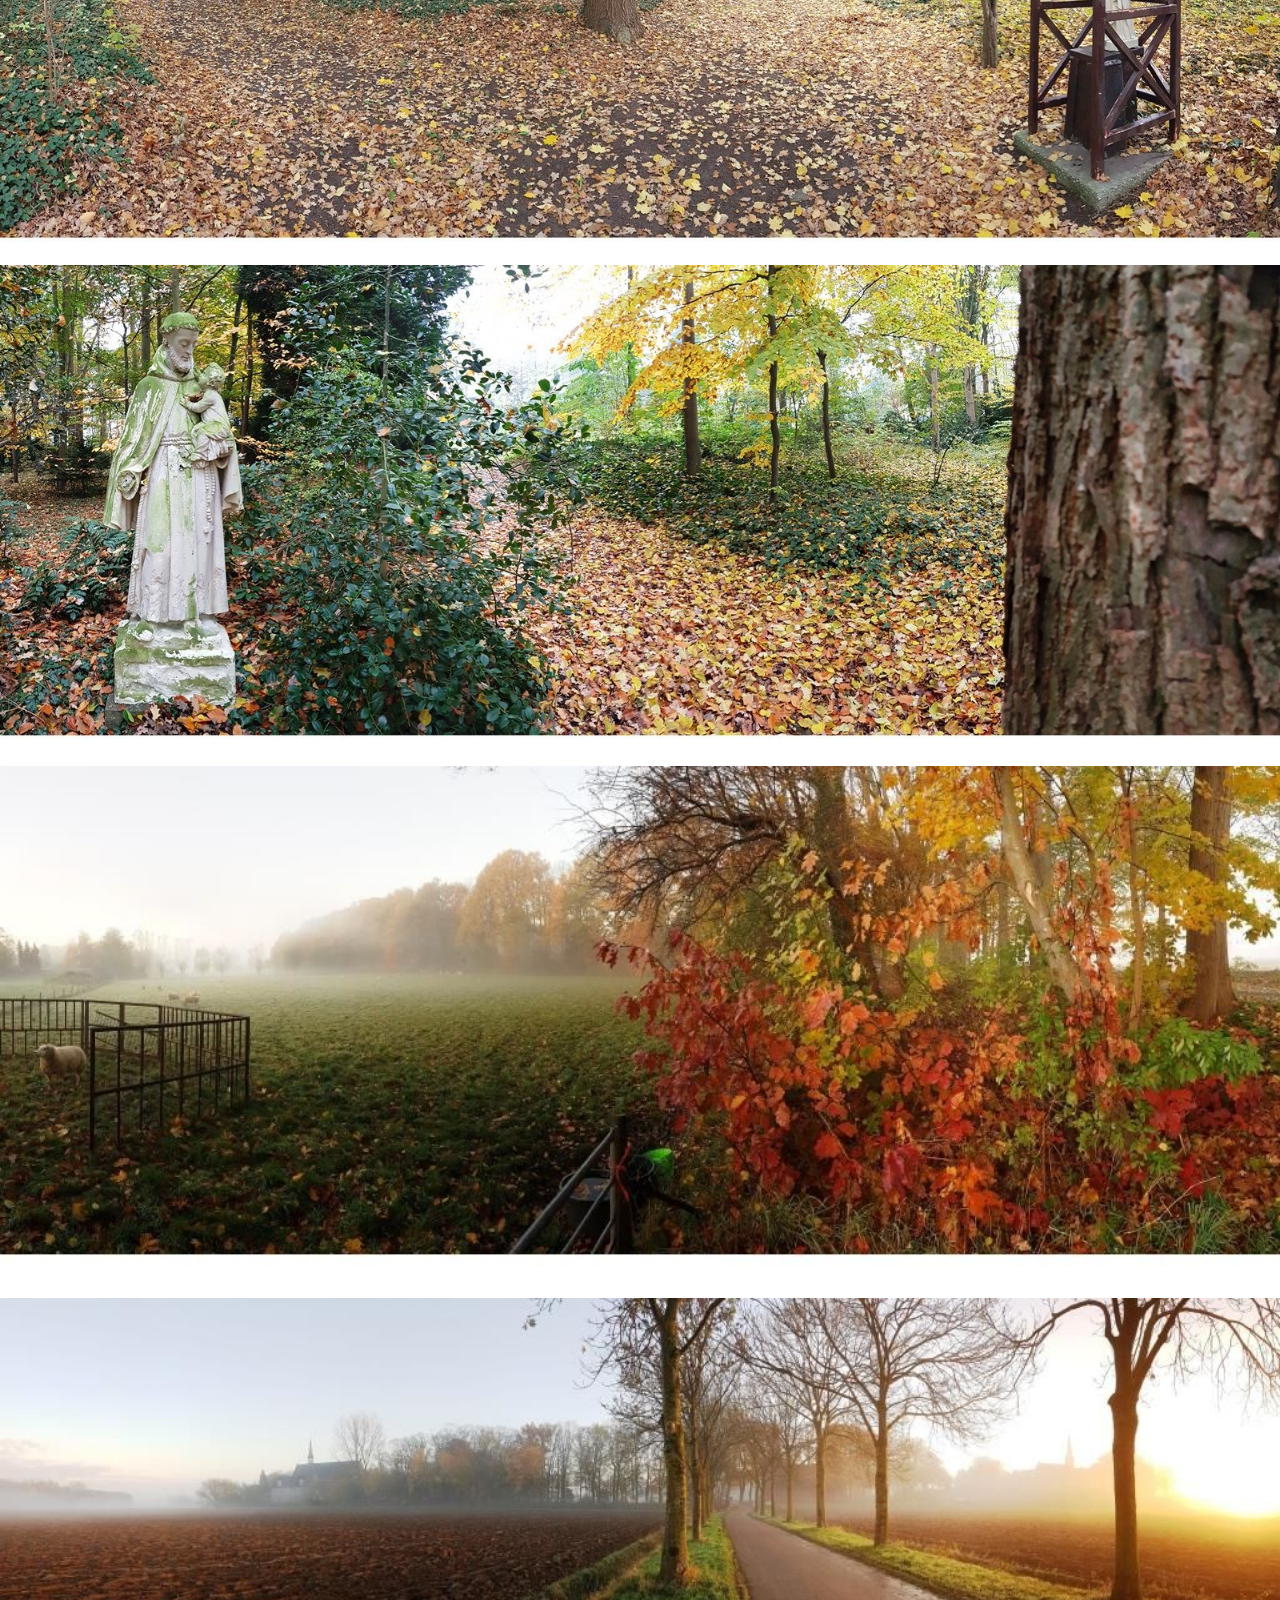
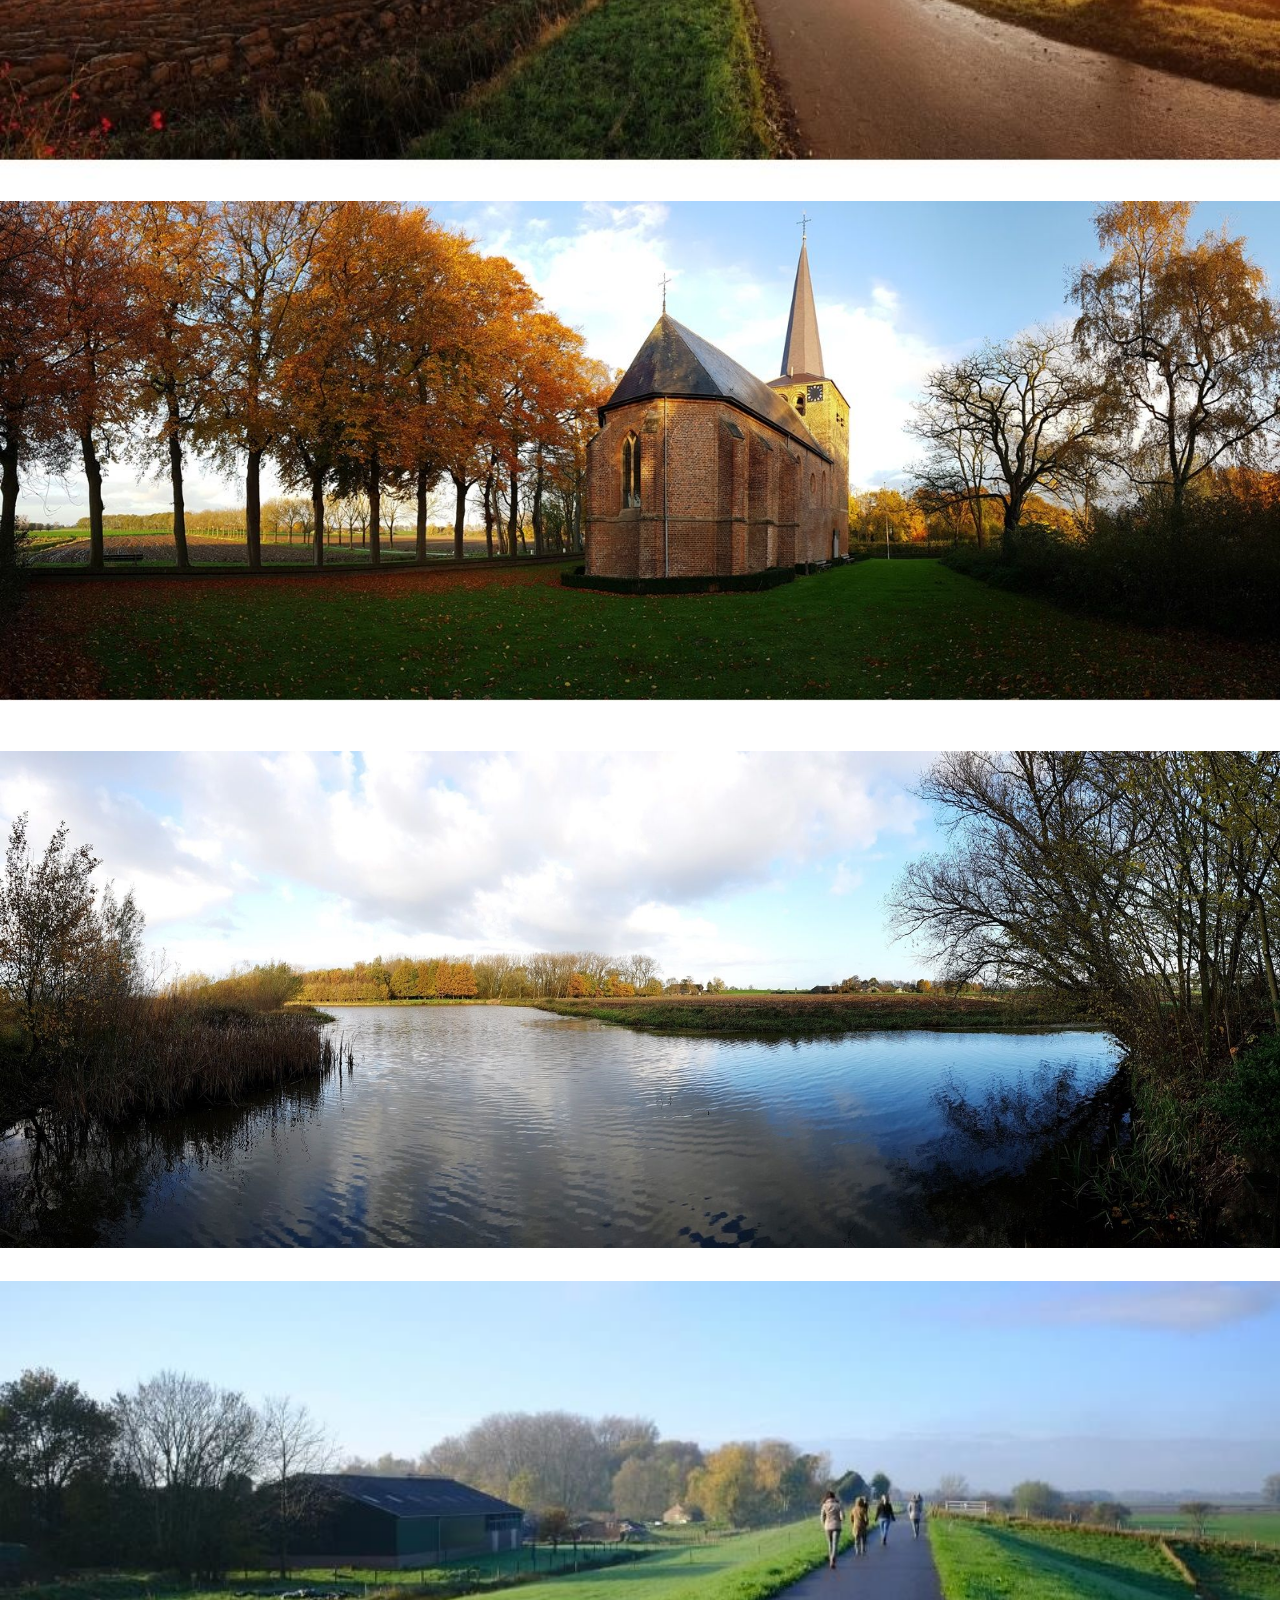
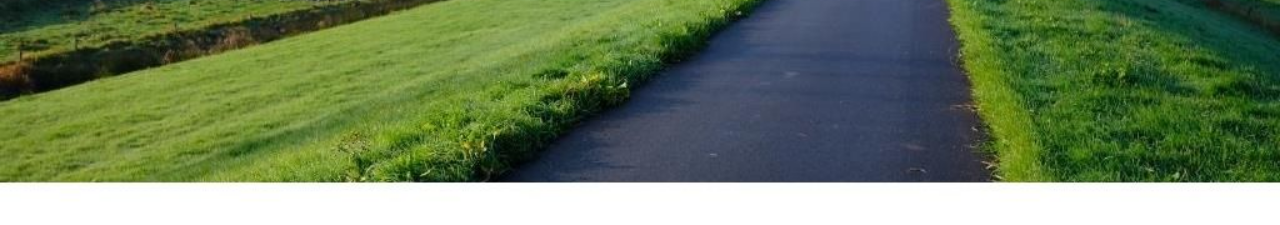
<file: httpsarjantd.github.io.html>
<!DOCTYPE html>
<html >
<head>
  <!-- Site made with Mobirise Website Builder v4.6.5, https://mobirise.com -->
  <meta charset="UTF-8">
  <meta http-equiv="X-UA-Compatible" content="IE=edge">
  <meta name="generator" content="Mobirise v4.6.5, mobirise.com">
  <meta name="viewport" content="width=device-width, initial-scale=1, minimum-scale=1">
  <link rel="shortcut icon" href="assets/images/logo4.png" type="image/x-icon">
  <meta name="description" content="Ineenhutjeopdehei organiseert van 28 maart tot 1 april een 4-daagse Paasretraite in Velp, Noord-Brabant. Deze retraite is geschikt voor iedereen die nog nooit een stilte retraite heeft gedaan - maar ook voor diegenen die al eerder een vierdaagse Re-treat je Hart deden en graag nóg eens in de stilte willen oplossen. Op deze webpagina een impressie van de prachtige locatie waar deze retraite plaatsvindt. Geinteresseerd? Lees meer op onze website of neem direct contact op met retraite leider Robbert van Bruggen.  ">
  <title>Stilte retraite: iets voor jou?</title>
  <link rel="stylesheet" href="assets/web/assets/mobirise-icons/mobirise-icons.css">
  <link rel="stylesheet" href="assets/tether/tether.min.css">
  <link rel="stylesheet" href="assets/bootstrap/css/bootstrap.min.css">
  <link rel="stylesheet" href="assets/bootstrap/css/bootstrap-grid.min.css">
  <link rel="stylesheet" href="assets/bootstrap/css/bootstrap-reboot.min.css">
  <link rel="stylesheet" href="assets/theme/css/style.css">
  <link rel="stylesheet" href="assets/mobirise/css/mbr-additional.css" type="text/css">
  
  
  
</head>
<body>
  <section class="header1 cid-qL8zIX2jlU mbr-fullscreen" id="header1-1">

    

    

    <div class="container">
        <div class="row justify-content-md-center">
            <div class="mbr-white col-md-10">
                <h1 class="mbr-section-title align-center mbr-bold pb-3 mbr-fonts-style display-1">&nbsp;STILTE RETRAITE!</h1>
                <h3 class="mbr-section-subtitle align-center mbr-light pb-3 mbr-fonts-style display-2"><em>Iets voor jou?</em></h3>
                <p class="mbr-text align-center pb-3 mbr-fonts-style display-7">
                    <br>Ineenhutjeopdehei organiseert van 28 maart tot 1 april een 4-daagse Paasretraite in Velp, Noord-Brabant. Deze retraite is geschikt voor iedereen die nog nooit een stilte retraite heeft gedaan - maar ook voor diegenen die al eerder een vierdaagse Re-treat je Hart deden en graag nóg eens in de stilte willen oplossen. Op deze webpagina een impressie van de prachtige locatie waar deze retraite plaatsvindt. Geinteresseerd? Lees meer op onze website of neem direct contact op met retraite leider Robbert van Bruggen. &nbsp;<br><br></p>
                <div class="mbr-section-btn align-center"><a class="btn btn-md btn-primary display-4" href="http://www.ineenhutjeopdehei.nl/agenda/de-belofte-van-het-zwarte-ei-28-mrt-1-april-velpgrave"><span class="mbri-responsive mbr-iconfont mbr-iconfont-btn"></span>
                        LEES MEER</a>
                    <a class="btn btn-md btn-white-outline display-4" href="mailto:ikwilnu@ineenhutjeopdehei.nl"><span class="mbri-chat mbr-iconfont mbr-iconfont-btn"></span>
                        EMAIL ONS!</a></div>
            </div>
        </div>
    </div>

</section>

<section class="engine"><a href="https://mobirise.ws/i">how to build free website</a></section><section class="mbr-section article content1 cid-qL8QtBWfr7" id="content1-2">
    
     

    <div class="container">
        <div class="media-container-row">
            <div class="mbr-text col-12 col-md-8 mbr-fonts-style display-7">Alleen jijzelf, de stilte en dat wat gebeuren wil. Deze 4-daagse stilte retraite vindt plaats in het trainingscentrum naast het eeuwenoude klooster van de Capucijnen in Velp/Grave, gelegen aan de prachtige uiterwaarden van de Maas. Dit plekje is enige jaren geleden door een van de omroepen verkozen tot het 'stilte plekje van Nederland'. Hieronder laten wij u graag wat foto's zien van het klooster, zijn lommerijke kloostertuin en de directe omgeving van het tot de verbeelding sprekende complex:</div>
        </div>
    </div>
</section>

<section class="cid-qL8RmMaC9e" id="image2-3">

    

    <figure class="mbr-figure">
        <div class="image-block" style="width: 100%;">
            <img src="assets/images/1-1572x817.jpg" alt="Mobirise" title="">
            <figcaption class="mbr-figure-caption mbr-figure-caption-over">
                <div class="container pb-5 mbr-white align-center mbr-fonts-style display-1"></div>
            </figcaption>
        </div>
    </figure>
</section>

<section class="cid-qL8RzIiTB2" id="image2-4">

    

    <figure class="mbr-figure">
        <div class="image-block" style="width: 100%;">
            <img src="assets/images/2-1593x512.jpg" alt="Mobirise" title="">
            <figcaption class="mbr-figure-caption mbr-figure-caption-over">
                <div class="container pb-5 mbr-white align-center mbr-fonts-style display-1"></div>
            </figcaption>
        </div>
    </figure>
</section>

<section class="cid-qL8Tyl6lUc" id="image2-6">

    

    <figure class="mbr-figure">
        <div class="image-block" style="width: 100%;">
            <img src="assets/images/3-1013x538.jpg" alt="Mobirise" title="">
            <figcaption class="mbr-figure-caption mbr-figure-caption-over">
                <div class="container pb-5 mbr-white align-center mbr-fonts-style display-1"></div>
            </figcaption>
        </div>
    </figure>
</section>

<section class="cid-qL980MMUVh" id="image2-7">

    

    <figure class="mbr-figure">
        <div class="image-block" style="width: 100%;">
            <img src="assets/images/4-1600x669.jpg" alt="Mobirise" title="">
            <figcaption class="mbr-figure-caption mbr-figure-caption-over">
                <div class="container pb-5 mbr-white align-center mbr-fonts-style display-1"></div>
            </figcaption>
        </div>
    </figure>
</section>

<section class="cid-qL98auiOhY" id="image2-8">

    

    <figure class="mbr-figure">
        <div class="image-block" style="width: 100%;">
            <img src="assets/images/5-1600x626.jpg" alt="Mobirise" title="">
            <figcaption class="mbr-figure-caption mbr-figure-caption-over">
                <div class="container pb-5 mbr-white align-center mbr-fonts-style display-1"></div>
            </figcaption>
        </div>
    </figure>
</section>

<section class="cid-qL98fdZjm0" id="image2-9">

    

    <figure class="mbr-figure">
        <div class="image-block" style="width: 100%;">
            <img src="assets/images/6-1024x426.jpg" alt="Mobirise" title="">
            <figcaption class="mbr-figure-caption mbr-figure-caption-over">
                <div class="container pb-5 mbr-white align-center mbr-fonts-style display-1"></div>
            </figcaption>
        </div>
    </figure>
</section>

<section class="cid-qL98pH4RbX" id="image2-a">

    

    <figure class="mbr-figure">
        <div class="image-block" style="width: 100%;">
            <img src="assets/images/7-1024x402.jpg" alt="Mobirise" title="">
            <figcaption class="mbr-figure-caption mbr-figure-caption-over">
                <div class="container pb-5 mbr-white align-center mbr-fonts-style display-1"></div>
            </figcaption>
        </div>
    </figure>
</section>

<section class="cid-qL98v9QAHd" id="image2-b">

    

    <figure class="mbr-figure">
        <div class="image-block" style="width: 100%;">
            <img src="assets/images/8-1600x687.jpg" alt="Mobirise" title="">
            <figcaption class="mbr-figure-caption mbr-figure-caption-over">
                <div class="container pb-5 mbr-white align-center mbr-fonts-style display-1"></div>
            </figcaption>
        </div>
    </figure>
</section>

<section class="cid-qL98yyR0R3" id="image2-c">

    

    <figure class="mbr-figure">
        <div class="image-block" style="width: 100%;">
            <img src="assets/images/9b-1977x819.jpg" alt="Mobirise" title="">
            <figcaption class="mbr-figure-caption mbr-figure-caption-over">
                <div class="container pb-5 mbr-white align-center mbr-fonts-style display-1"></div>
            </figcaption>
        </div>
    </figure>
</section>

<section class="cid-qL994zWEg6" id="image2-d">

    

    <figure class="mbr-figure">
        <div class="image-block" style="width: 100%;">
            <img src="assets/images/10-1024x435.jpg" alt="Mobirise" title="">
            <figcaption class="mbr-figure-caption mbr-figure-caption-over">
                <div class="container pb-5 mbr-white align-center mbr-fonts-style display-4"></div>
            </figcaption>
        </div>
    </figure>
</section>


  <script src="assets/web/assets/jquery/jquery.min.js"></script>
  <script src="assets/popper/popper.min.js"></script>
  <script src="assets/tether/tether.min.js"></script>
  <script src="assets/bootstrap/js/bootstrap.min.js"></script>
  <script src="assets/smoothscroll/smooth-scroll.js"></script>
  <script src="assets/theme/js/script.js"></script>
  
  
</body>
</html>
</file>
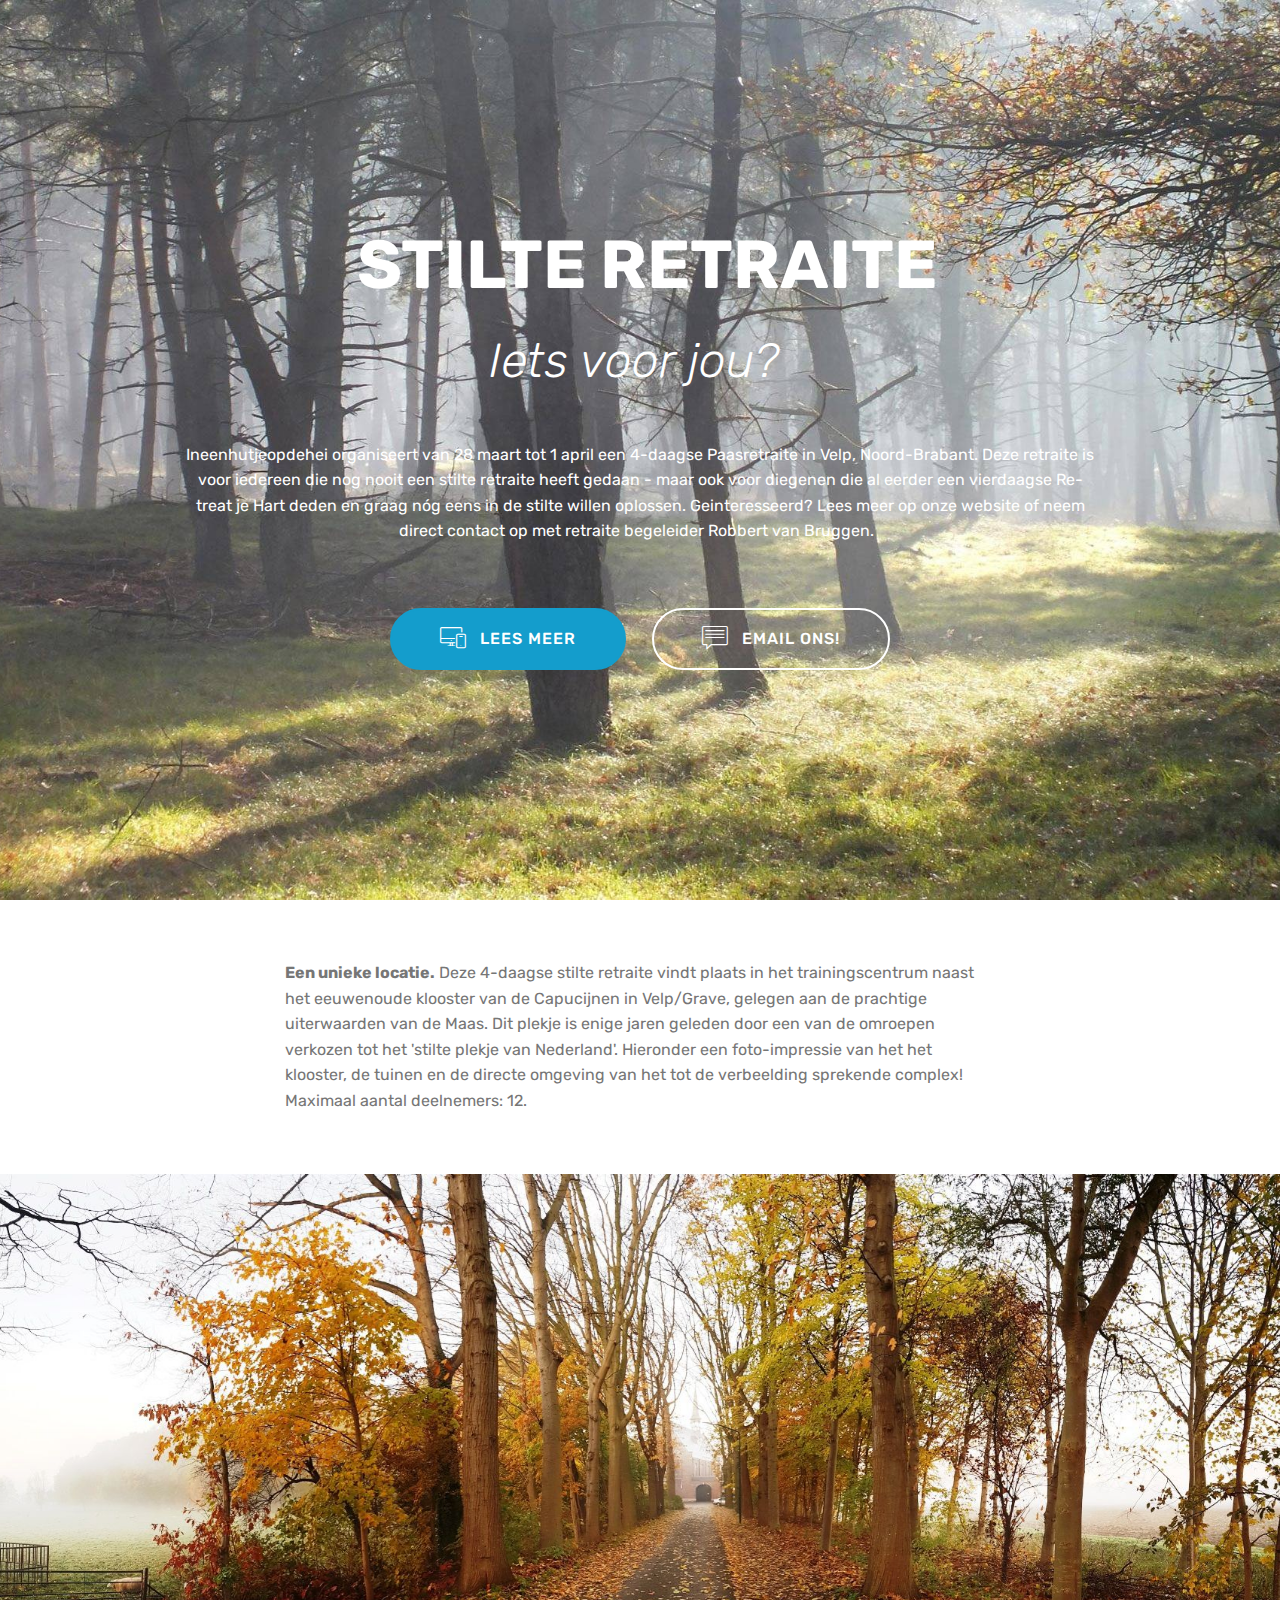
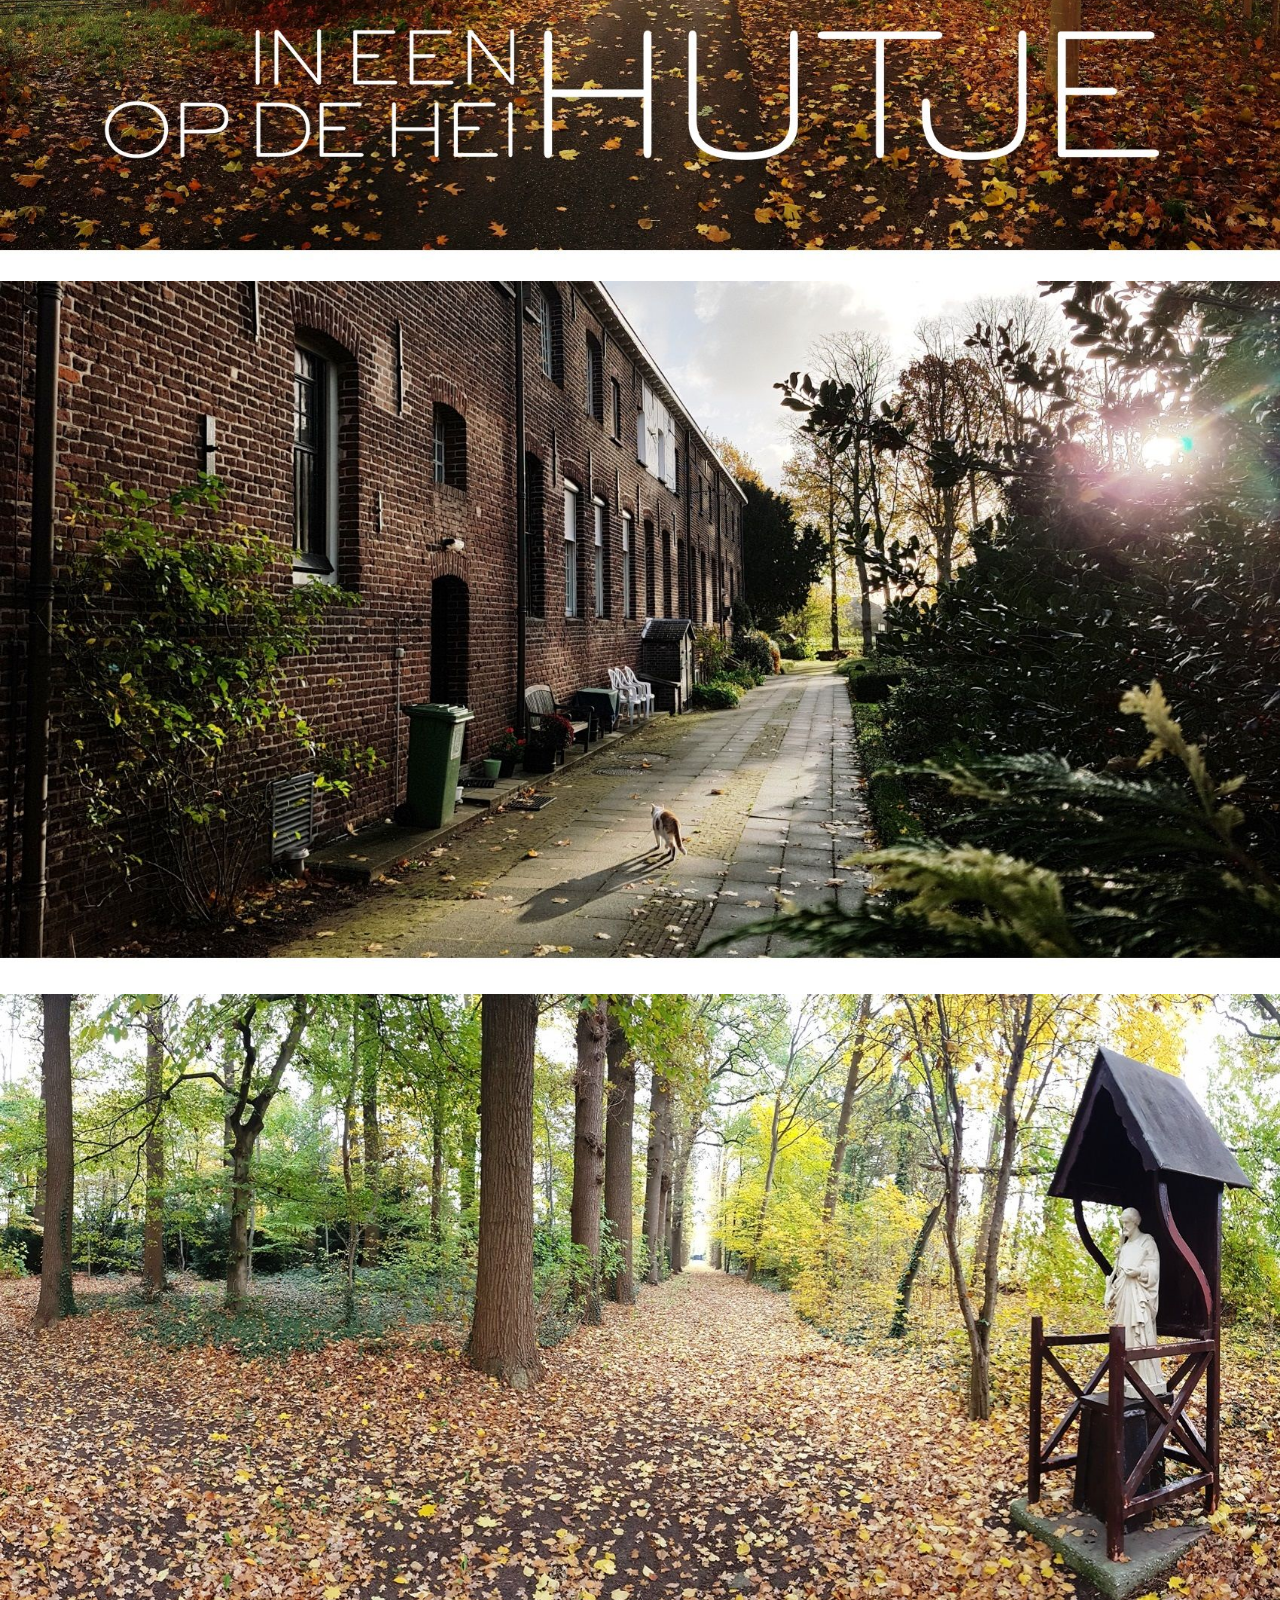
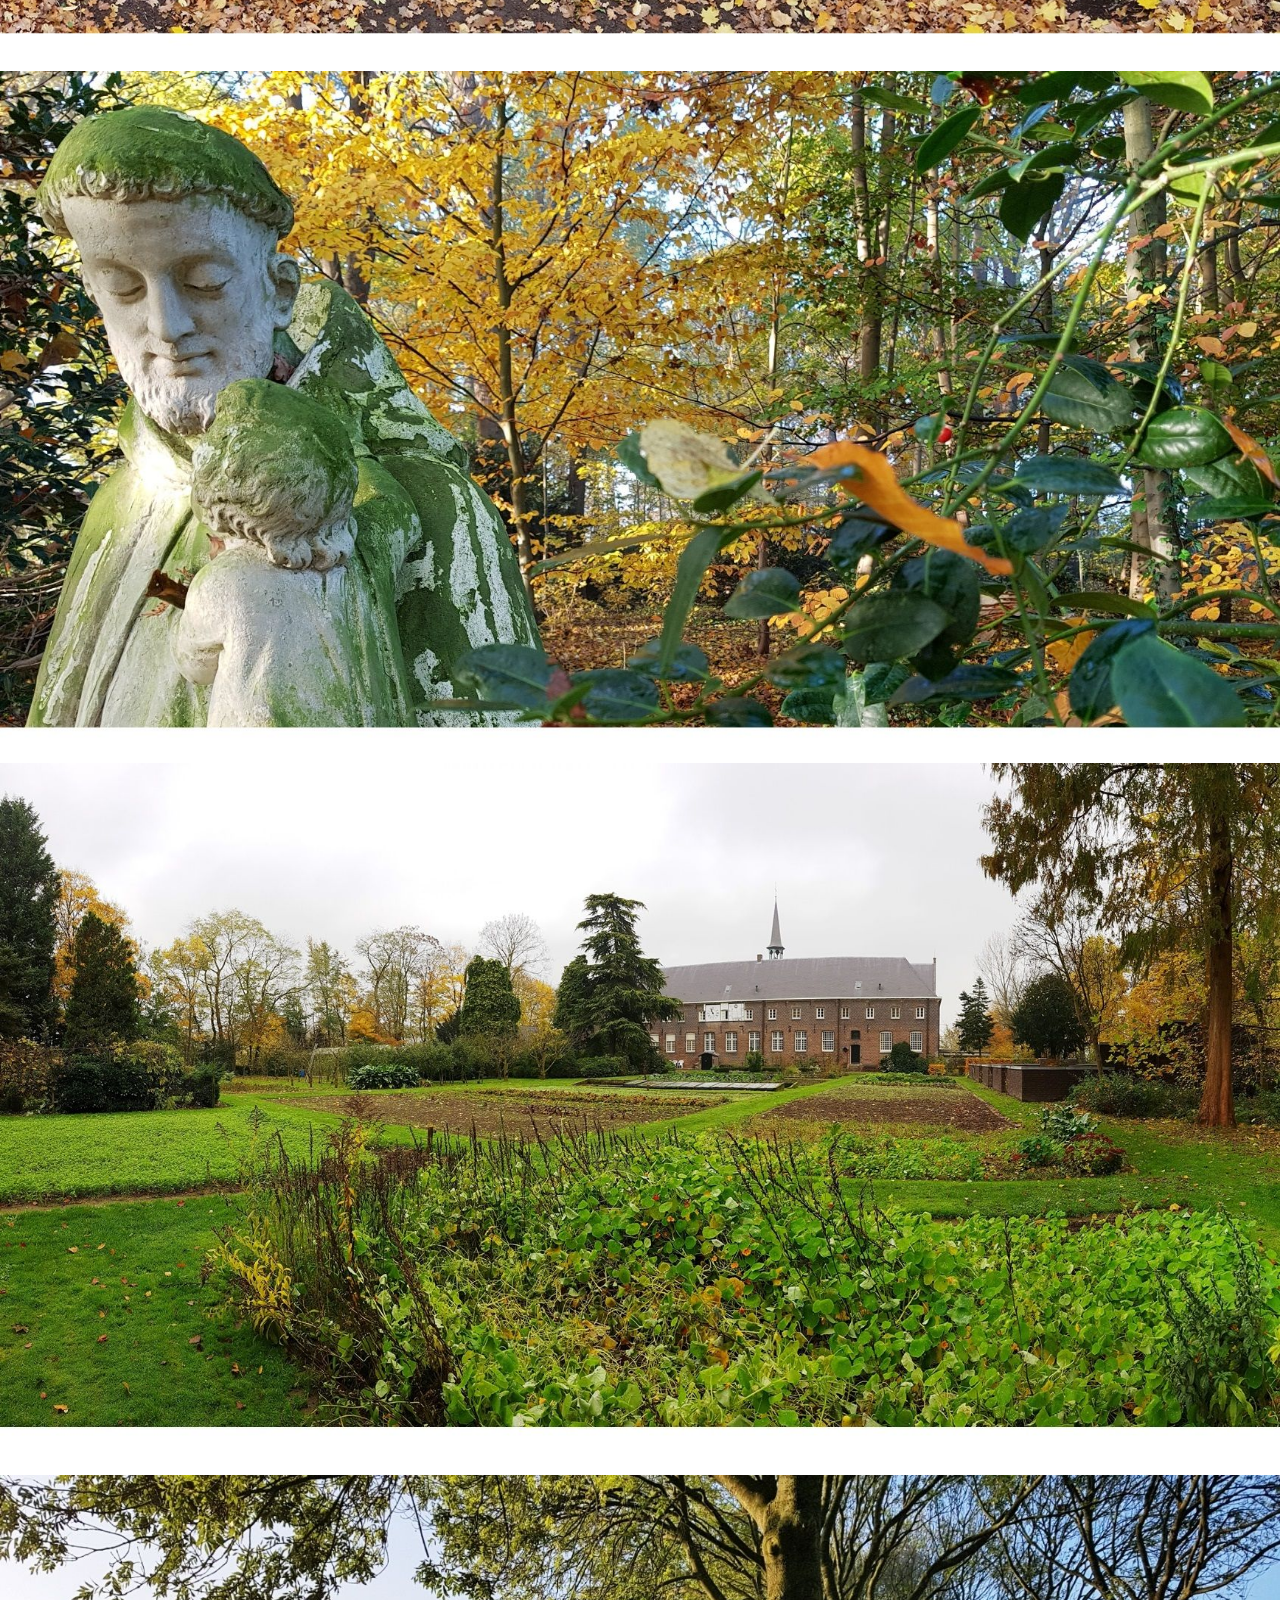
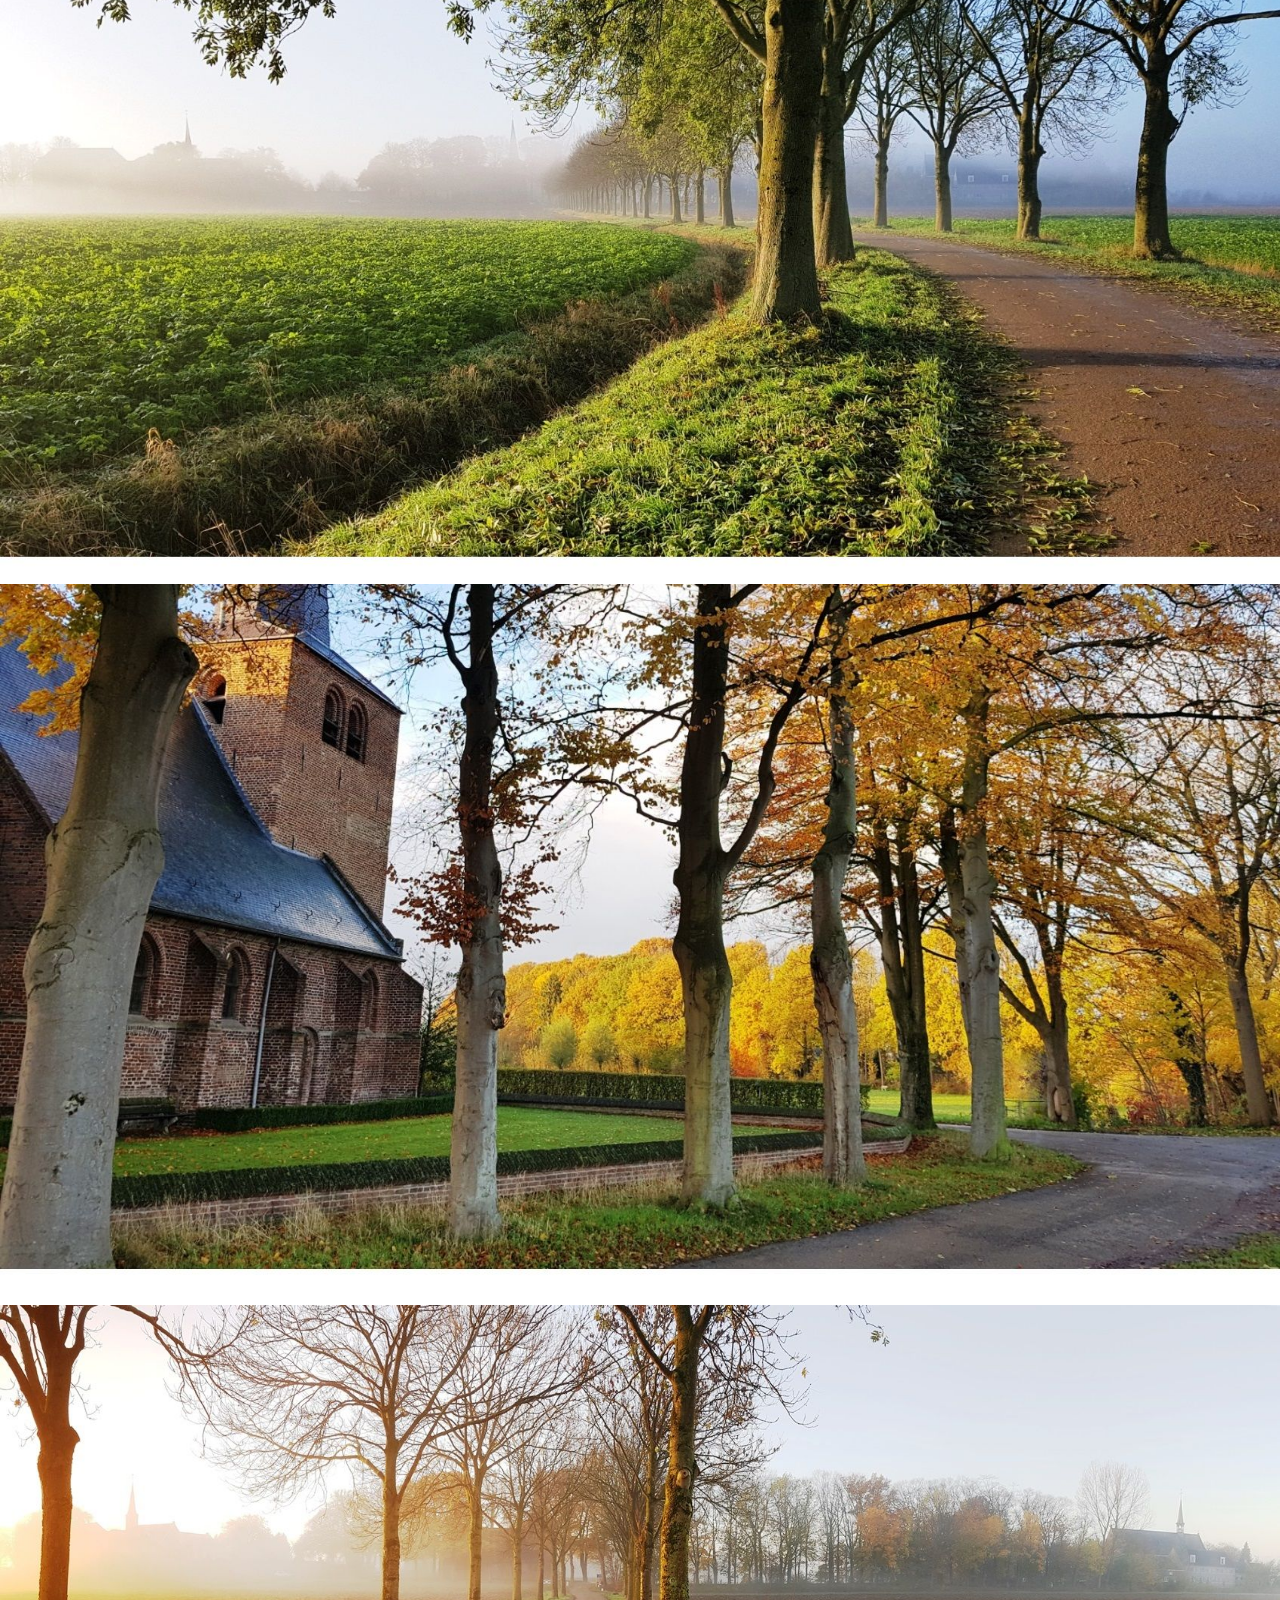
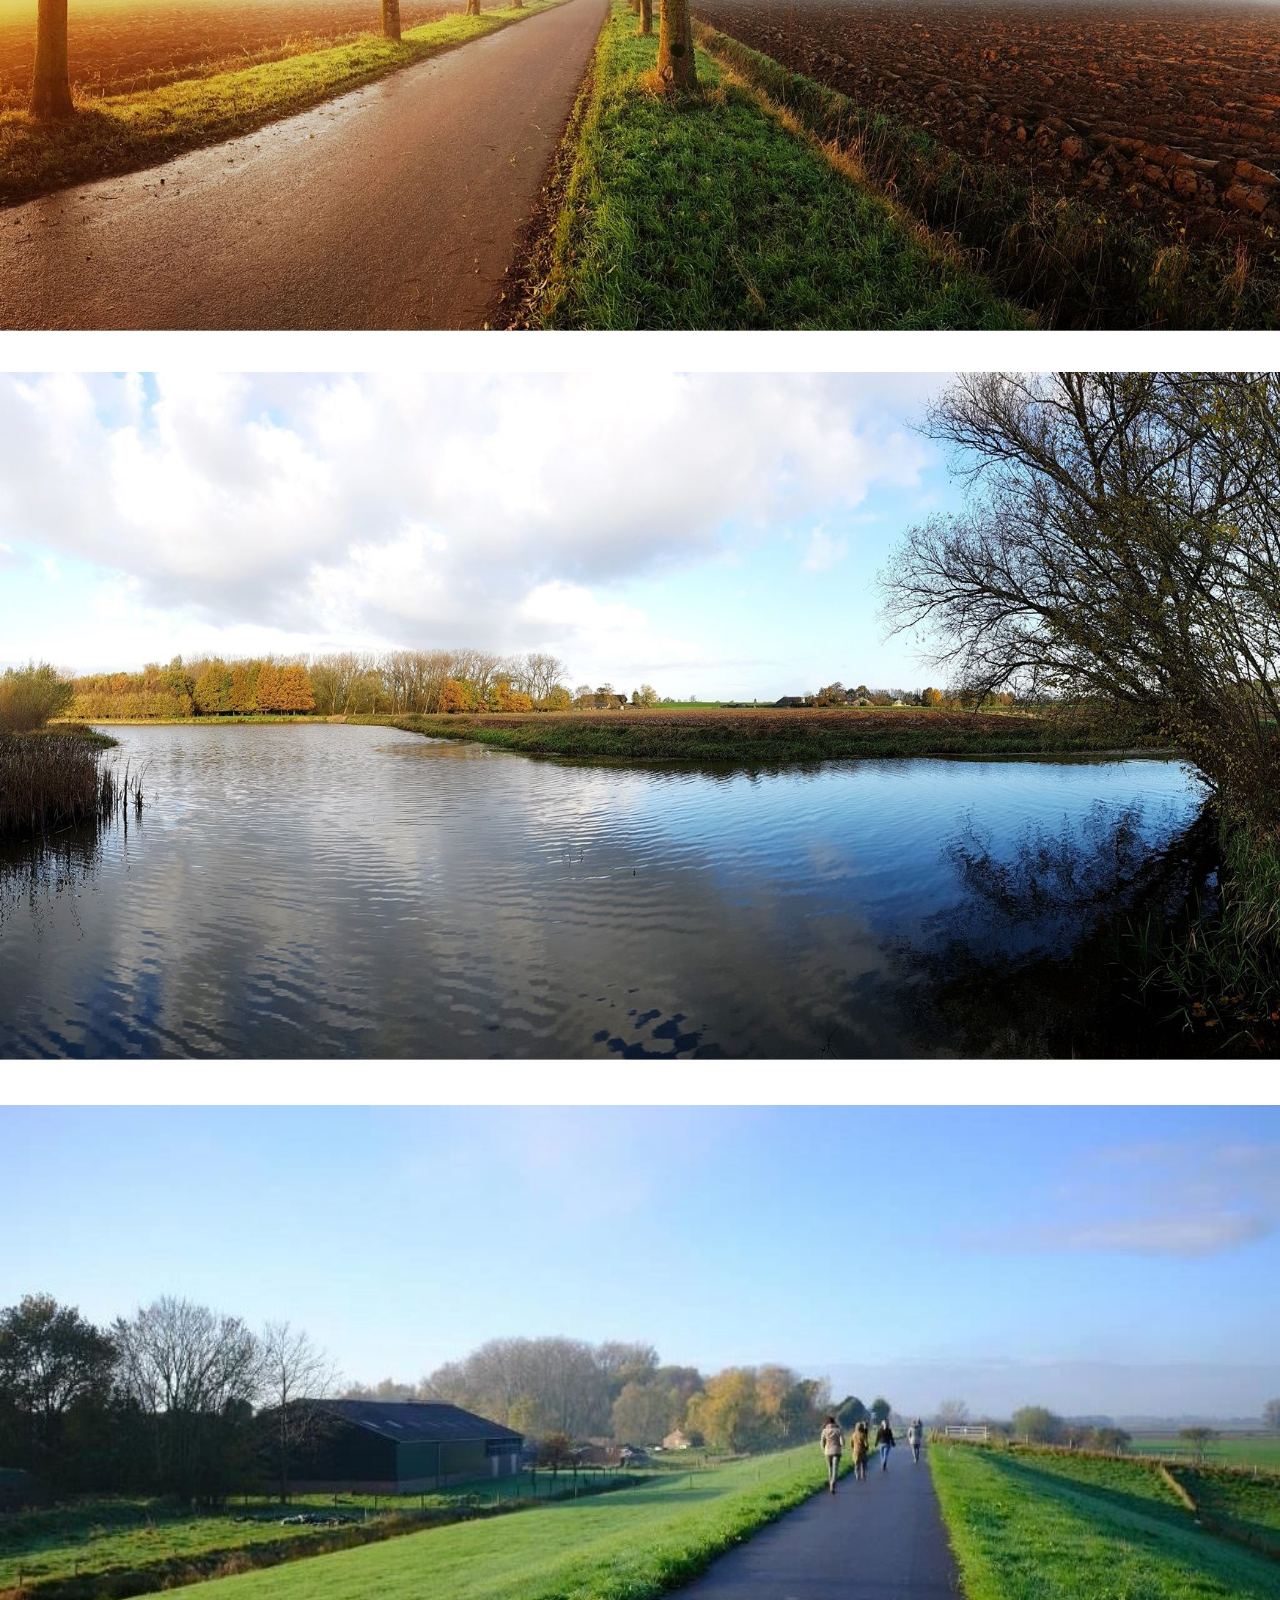
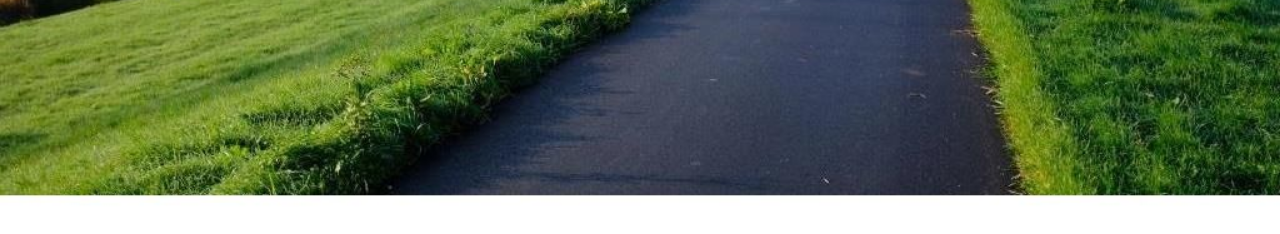
<file: Index.github.io.html>
<!DOCTYPE html>
<html >
<head>
  <!-- Site made with Mobirise Website Builder v4.6.5, https://mobirise.com -->
  <meta charset="UTF-8">
  <meta http-equiv="X-UA-Compatible" content="IE=edge">
  <meta name="generator" content="Mobirise v4.6.5, mobirise.com">
  <meta name="viewport" content="width=device-width, initial-scale=1, minimum-scale=1">
  <link rel="shortcut icon" href="assets/images/logo4.png" type="image/x-icon">
  <meta name="description" content="Ineenhutjeopdehei organiseert van 28 maart tot 1 april een 4-daagse Paasretraite in Velp, Noord-Brabant. Deze retraite is geschikt voor iedereen die nog nooit een stilte retraite heeft gedaan - maar ook voor diegenen die al eerder een vierdaagse Re-treat je Hart deden en graag nóg eens in de stilte willen oplossen. Op deze webpagina een impressie van de prachtige locatie waar deze retraite plaatsvindt. Geinteresseerd? Lees meer op onze website of neem direct contact op met retraite leider Robbert van Bruggen.  ">
  <title>Stilte retraite: iets voor jou?</title>
  <link rel="stylesheet" href="assets/web/assets/mobirise-icons/mobirise-icons.css">
  <link rel="stylesheet" href="assets/tether/tether.min.css">
  <link rel="stylesheet" href="assets/bootstrap/css/bootstrap.min.css">
  <link rel="stylesheet" href="assets/bootstrap/css/bootstrap-grid.min.css">
  <link rel="stylesheet" href="assets/bootstrap/css/bootstrap-reboot.min.css">
  <link rel="stylesheet" href="assets/theme/css/style.css">
  <link rel="stylesheet" href="assets/mobirise/css/mbr-additional.css" type="text/css">
  
  
  
</head>
<body>
  <section class="header1 cid-qL8zIX2jlU mbr-fullscreen" id="header1-1">

    

    

    <div class="container">
        <div class="row justify-content-md-center">
            <div class="mbr-white col-md-10">
                <h1 class="mbr-section-title align-center mbr-bold pb-3 mbr-fonts-style display-1">&nbsp;STILTE RETRAITE</h1>
                <h3 class="mbr-section-subtitle align-center mbr-light pb-3 mbr-fonts-style display-2"><em>Iets voor jou?&nbsp;</em></h3>
                <p class="mbr-text align-center pb-3 mbr-fonts-style display-7">
                    <br>Ineenhutjeopdehei organiseert van 28 maart tot 1 april een 4-daagse Paasretraite in Velp, Noord-Brabant. Deze retraite is voor iedereen die nog nooit een stilte retraite heeft gedaan - maar ook voor diegenen die al eerder een vierdaagse Re-treat je Hart deden en graag nóg eens in de stilte willen oplossen. Geinteresseerd? Lees meer op onze website of neem direct contact op met retraite begeleider Robbert van Bruggen. &nbsp;<br><br></p>
                <div class="mbr-section-btn align-center"><a class="btn btn-md btn-primary display-4" href="http://www.ineenhutjeopdehei.nl/agenda/de-belofte-van-het-zwarte-ei-28-mrt-1-april-velpgrave"><span class="mbri-responsive mbr-iconfont mbr-iconfont-btn"></span>
                        LEES MEER</a>
                    <a class="btn btn-md btn-white-outline display-4" href="mailto:ikwilnu@ineenhutjeopdehei.nl"><span class="mbri-chat mbr-iconfont mbr-iconfont-btn"></span>
                        EMAIL ONS!</a></div>
            </div>
        </div>
    </div>

</section>

<section class="engine"><a href="https://mobirise.ws">Mobirise</a></section><section class="mbr-section article content1 cid-qL8QtBWfr7" id="content1-2">
    
     

    <div class="container">
        <div class="media-container-row">
            <div class="mbr-text col-12 col-md-8 mbr-fonts-style display-7"><strong>Een unieke locatie.</strong>&nbsp;Deze 4-daagse stilte retraite vindt plaats in het trainingscentrum naast het eeuwenoude klooster van de Capucijnen in Velp/Grave, gelegen aan de prachtige uiterwaarden van de Maas. Dit plekje is enige jaren geleden door een van de omroepen verkozen tot het 'stilte plekje van Nederland'. Hieronder een foto-impressie van het het klooster, de tuinen en de directe omgeving van het tot de verbeelding sprekende complex! Maximaal aantal deelnemers: 12.</div>
        </div>
    </div>
</section>

<section class="cid-qL8RmMaC9e" id="image2-3">

    

    <figure class="mbr-figure">
        <div class="image-block" style="width: 100%;">
            <img src="assets/images/1aa-1700x940.jpg" alt="Mobirise" title="">
            <figcaption class="mbr-figure-caption mbr-figure-caption-over">
                <div class="container pb-5 mbr-white align-center mbr-fonts-style display-1"></div>
            </figcaption>
        </div>
    </figure>
</section>

<section class="cid-qL8RzIiTB2" id="image2-4">

    

    <figure class="mbr-figure">
        <div class="image-block" style="width: 100%;">
            <img src="assets/images/d-1698x946.jpg" alt="Mobirise" title="">
            <figcaption class="mbr-figure-caption mbr-figure-caption-over">
                <div class="container pb-5 mbr-white align-center mbr-fonts-style display-1"></div>
            </figcaption>
        </div>
    </figure>
</section>

<section class="cid-qL980MMUVh" id="image2-7">

    

    <figure class="mbr-figure">
        <div class="image-block" style="width: 100%;">
            <img src="assets/images/j-1700x898.jpg" alt="Mobirise" title="">
            <figcaption class="mbr-figure-caption mbr-figure-caption-over">
                <div class="container pb-5 mbr-white align-center mbr-fonts-style display-1"></div>
            </figcaption>
        </div>
    </figure>
</section>

<section class="cid-qL98auiOhY" id="image2-8">

    

    <figure class="mbr-figure">
        <div class="image-block" style="width: 100%;">
            <img src="assets/images/b-1690x914.jpg" alt="Mobirise" title="">
            <figcaption class="mbr-figure-caption mbr-figure-caption-over">
                <div class="container pb-5 mbr-white align-center mbr-fonts-style display-1"></div>
            </figcaption>
        </div>
    </figure>
</section>

<section class="cid-qL98fdZjm0" id="image2-9">

    

    <figure class="mbr-figure">
        <div class="image-block" style="width: 100%;">
            <img src="assets/images/g-1736x966.jpg" alt="Mobirise" title="">
            <figcaption class="mbr-figure-caption mbr-figure-caption-over">
                <div class="container pb-5 mbr-white align-center mbr-fonts-style display-1"></div>
            </figcaption>
        </div>
    </figure>
</section>

<section class="cid-qL8Tyl6lUc" id="image2-6">

    

    <figure class="mbr-figure">
        <div class="image-block" style="width: 100%;">
            <img src="assets/images/a-1691x936.jpg" alt="Mobirise" title="">
            <figcaption class="mbr-figure-caption mbr-figure-caption-over">
                <div class="container pb-5 mbr-white align-center mbr-fonts-style display-1"></div>
            </figcaption>
        </div>
    </figure>
</section>

<section class="cid-qL98v9QAHd" id="image2-b">

    

    <figure class="mbr-figure">
        <div class="image-block" style="width: 100%;">
            <img src="assets/images/20171119-83912-1600x902.jpg" alt="Mobirise" title="">
            <figcaption class="mbr-figure-caption mbr-figure-caption-over">
                <div class="container pb-5 mbr-white align-center mbr-fonts-style display-1"></div>
            </figcaption>
        </div>
    </figure>
</section>

<section class="cid-qL98pH4RbX" id="image2-a">

    

    <figure class="mbr-figure">
        <div class="image-block" style="width: 100%;">
            <img src="assets/images/e-1700x886.jpg" alt="Mobirise" title="">
            <figcaption class="mbr-figure-caption mbr-figure-caption-over">
                <div class="container pb-5 mbr-white align-center mbr-fonts-style display-1"></div>
            </figcaption>
        </div>
    </figure>
</section>

<section class="cid-qL98yyR0R3" id="image2-c">

    

    <figure class="mbr-figure">
        <div class="image-block" style="width: 100%;">
            <img src="assets/images/c-1746x1000.jpg" alt="Mobirise" title="">
            <figcaption class="mbr-figure-caption mbr-figure-caption-over">
                <div class="container pb-5 mbr-white align-center mbr-fonts-style display-1"></div>
            </figcaption>
        </div>
    </figure>
</section>

<section class="cid-qL994zWEg6" id="image2-d">

    

    <figure class="mbr-figure">
        <div class="image-block" style="width: 100%;">
            <img src="assets/images/dscf3267-1024x583.jpg" alt="Mobirise" title="">
            <figcaption class="mbr-figure-caption mbr-figure-caption-over">
                <div class="container pb-5 mbr-white align-center mbr-fonts-style display-4"></div>
            </figcaption>
        </div>
    </figure>
</section>


  <script src="assets/web/assets/jquery/jquery.min.js"></script>
  <script src="assets/popper/popper.min.js"></script>
  <script src="assets/tether/tether.min.js"></script>
  <script src="assets/bootstrap/js/bootstrap.min.js"></script>
  <script src="assets/smoothscroll/smooth-scroll.js"></script>
  <script src="assets/theme/js/script.js"></script>
  
  
</body>
</html>
</file>
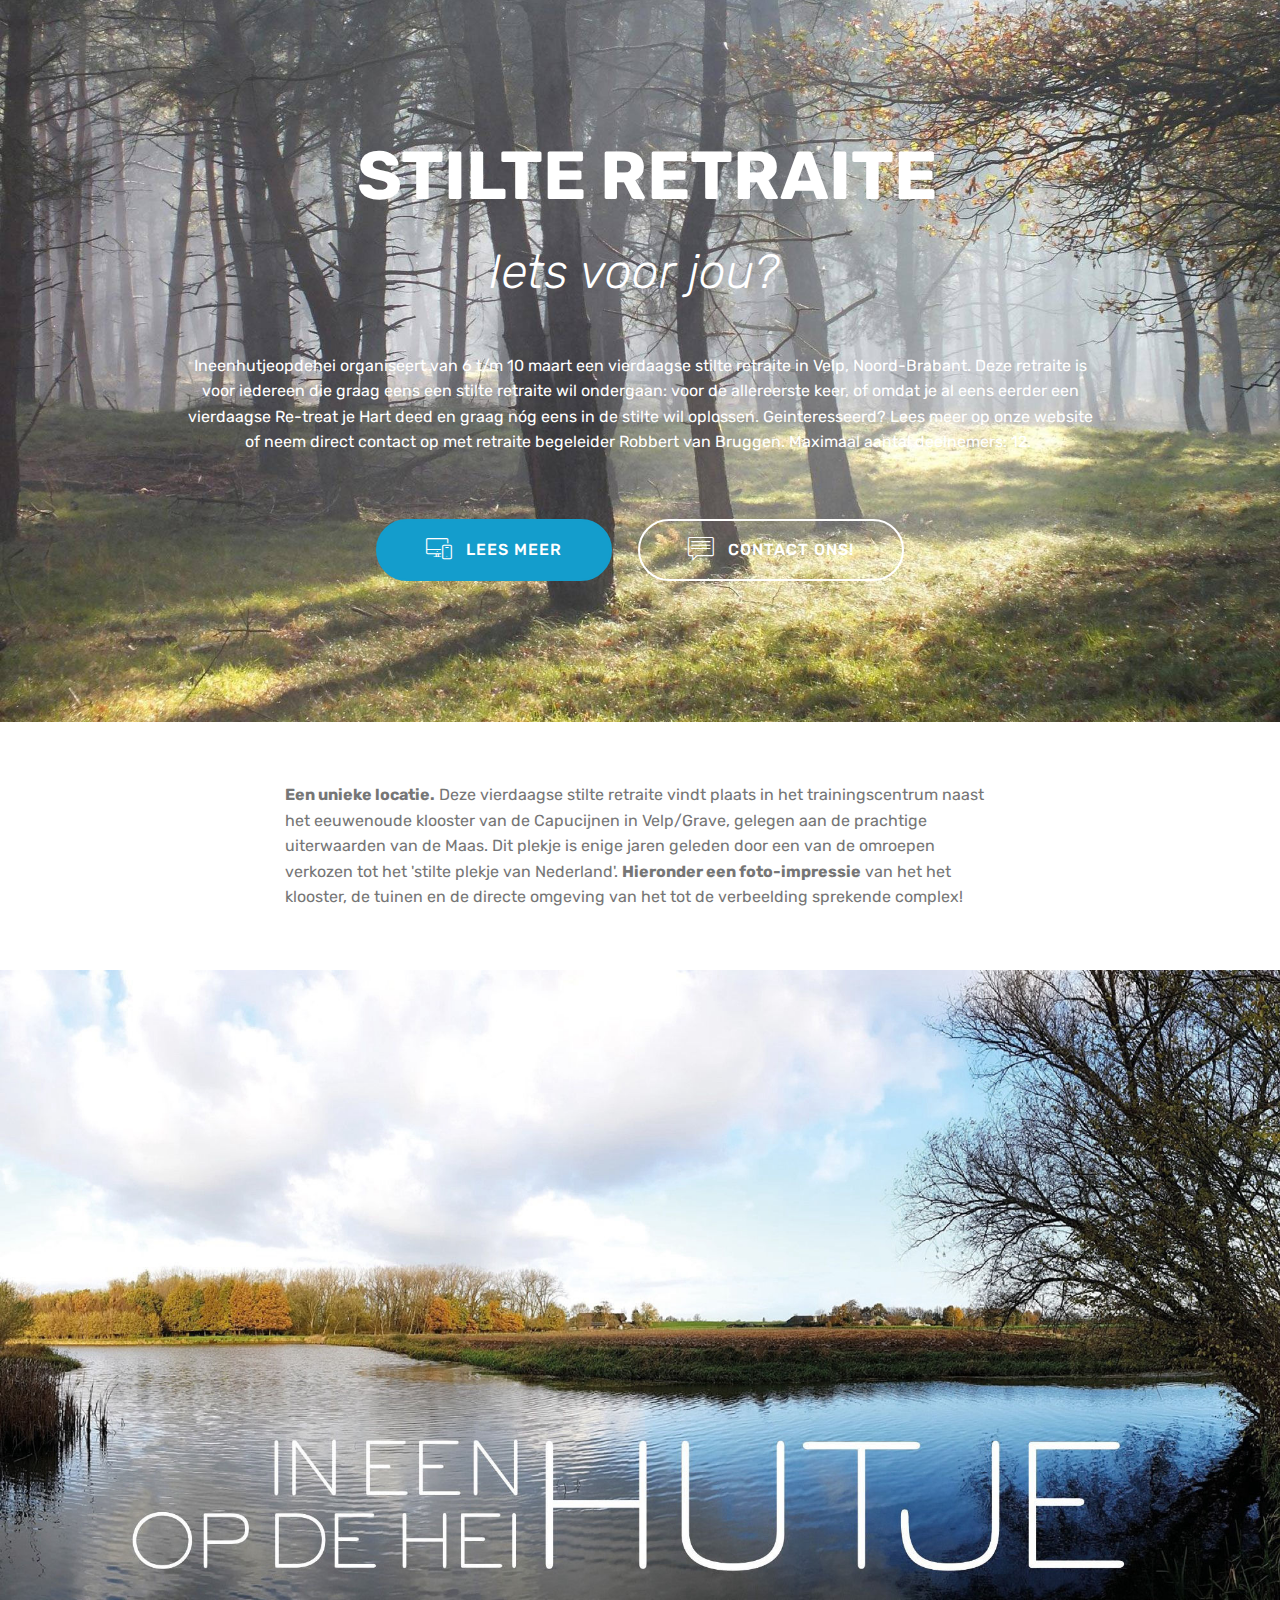
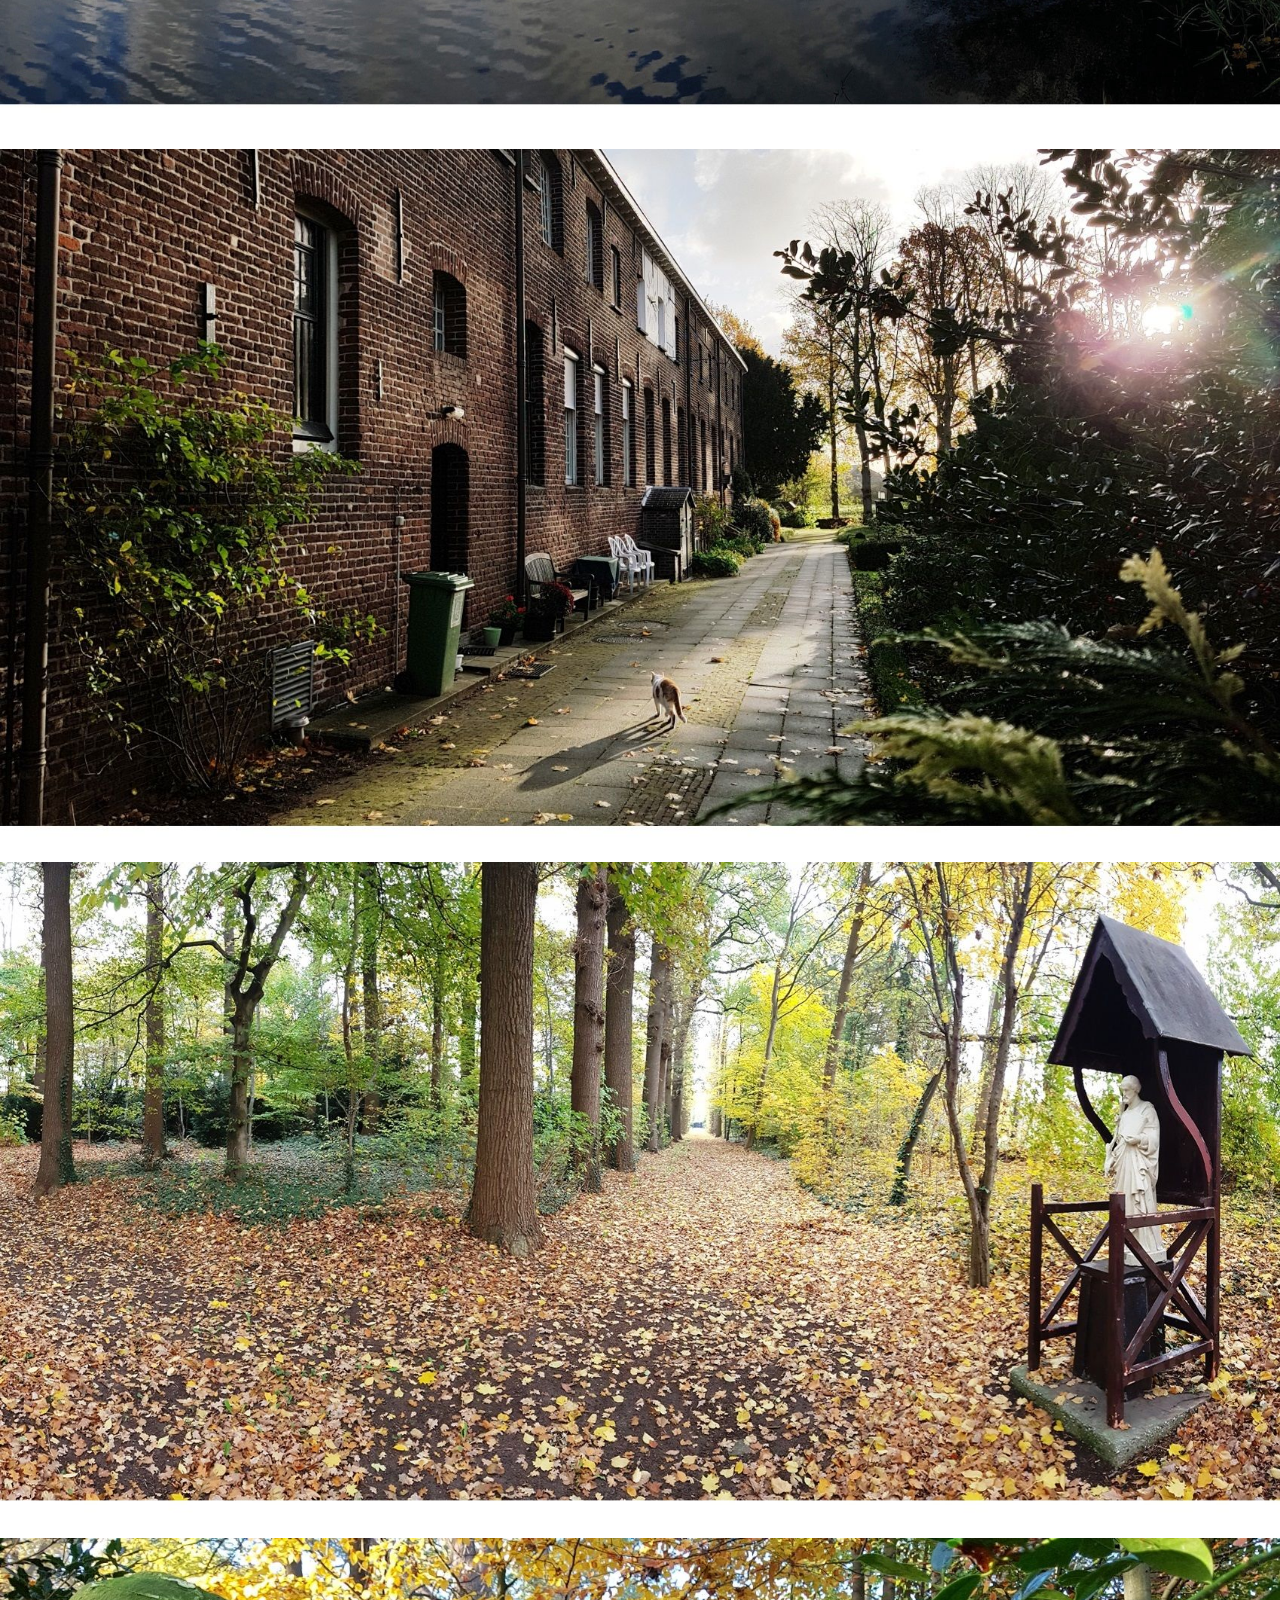
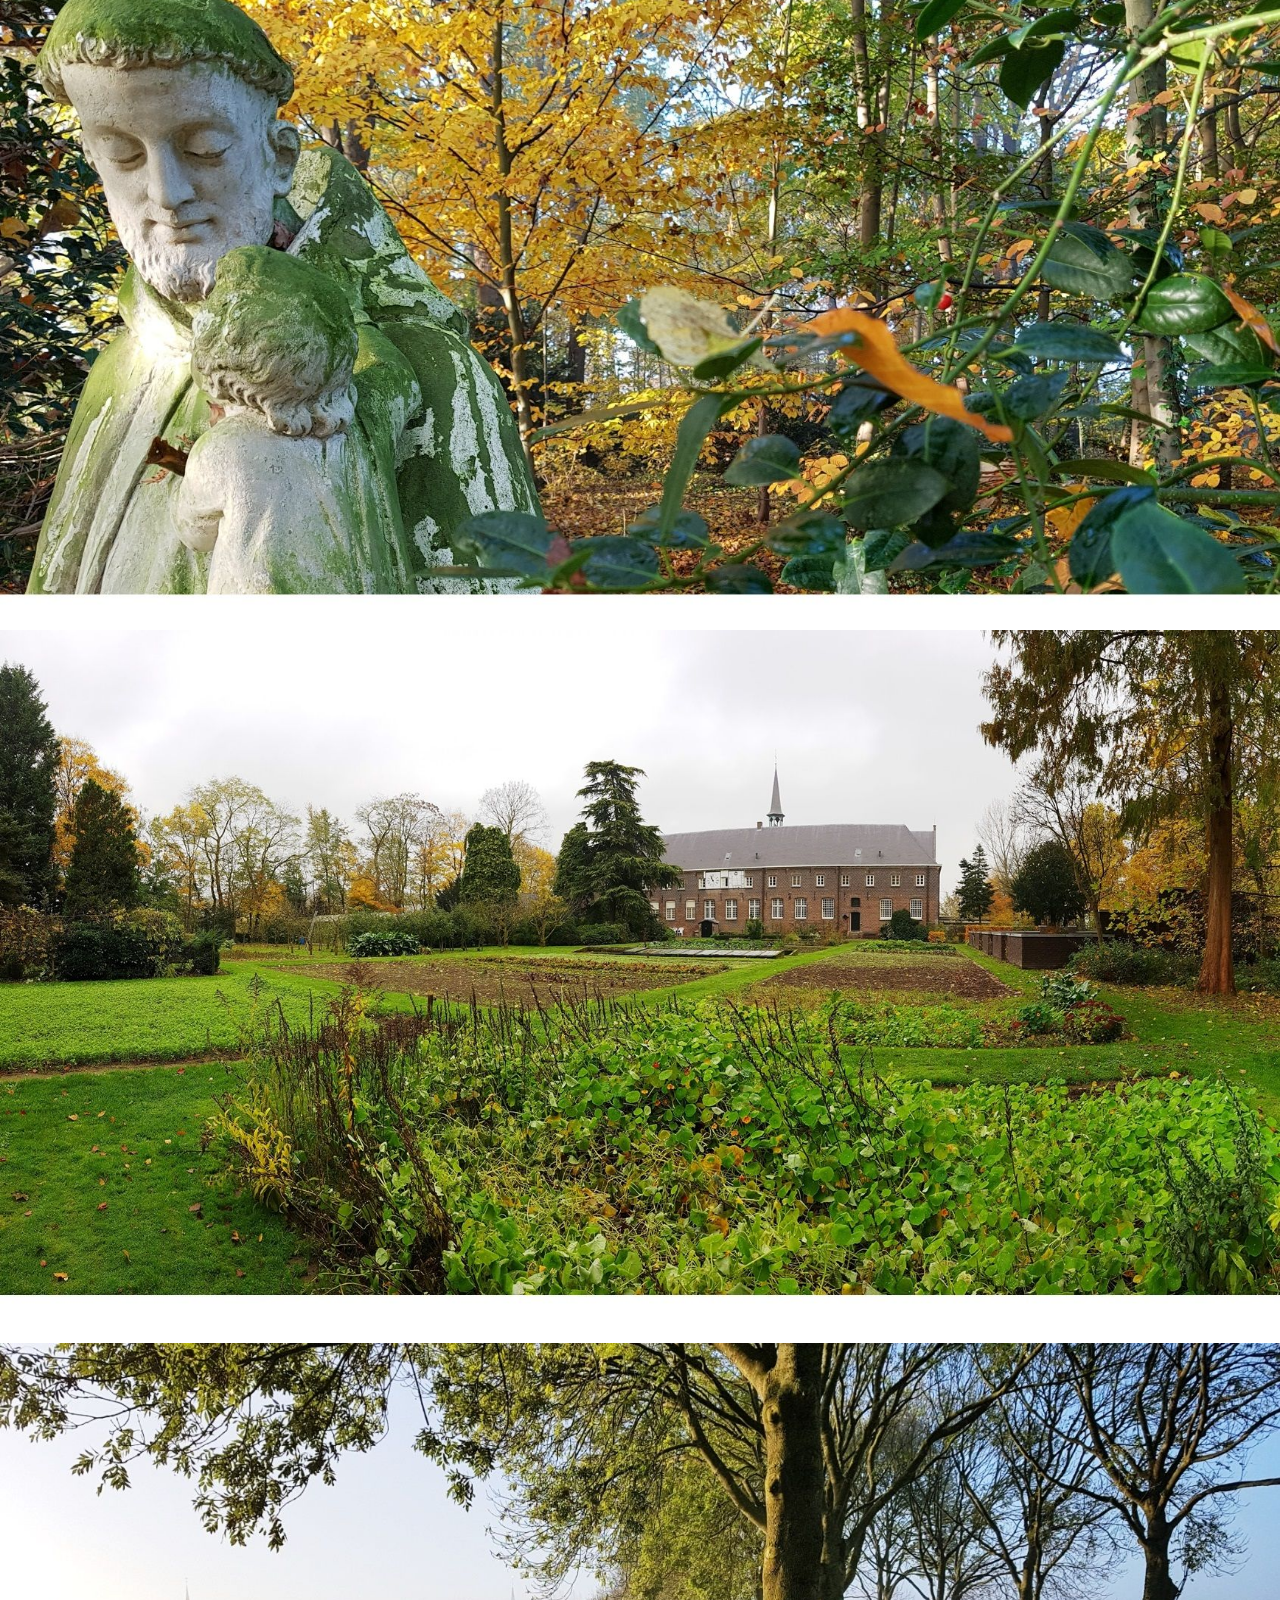
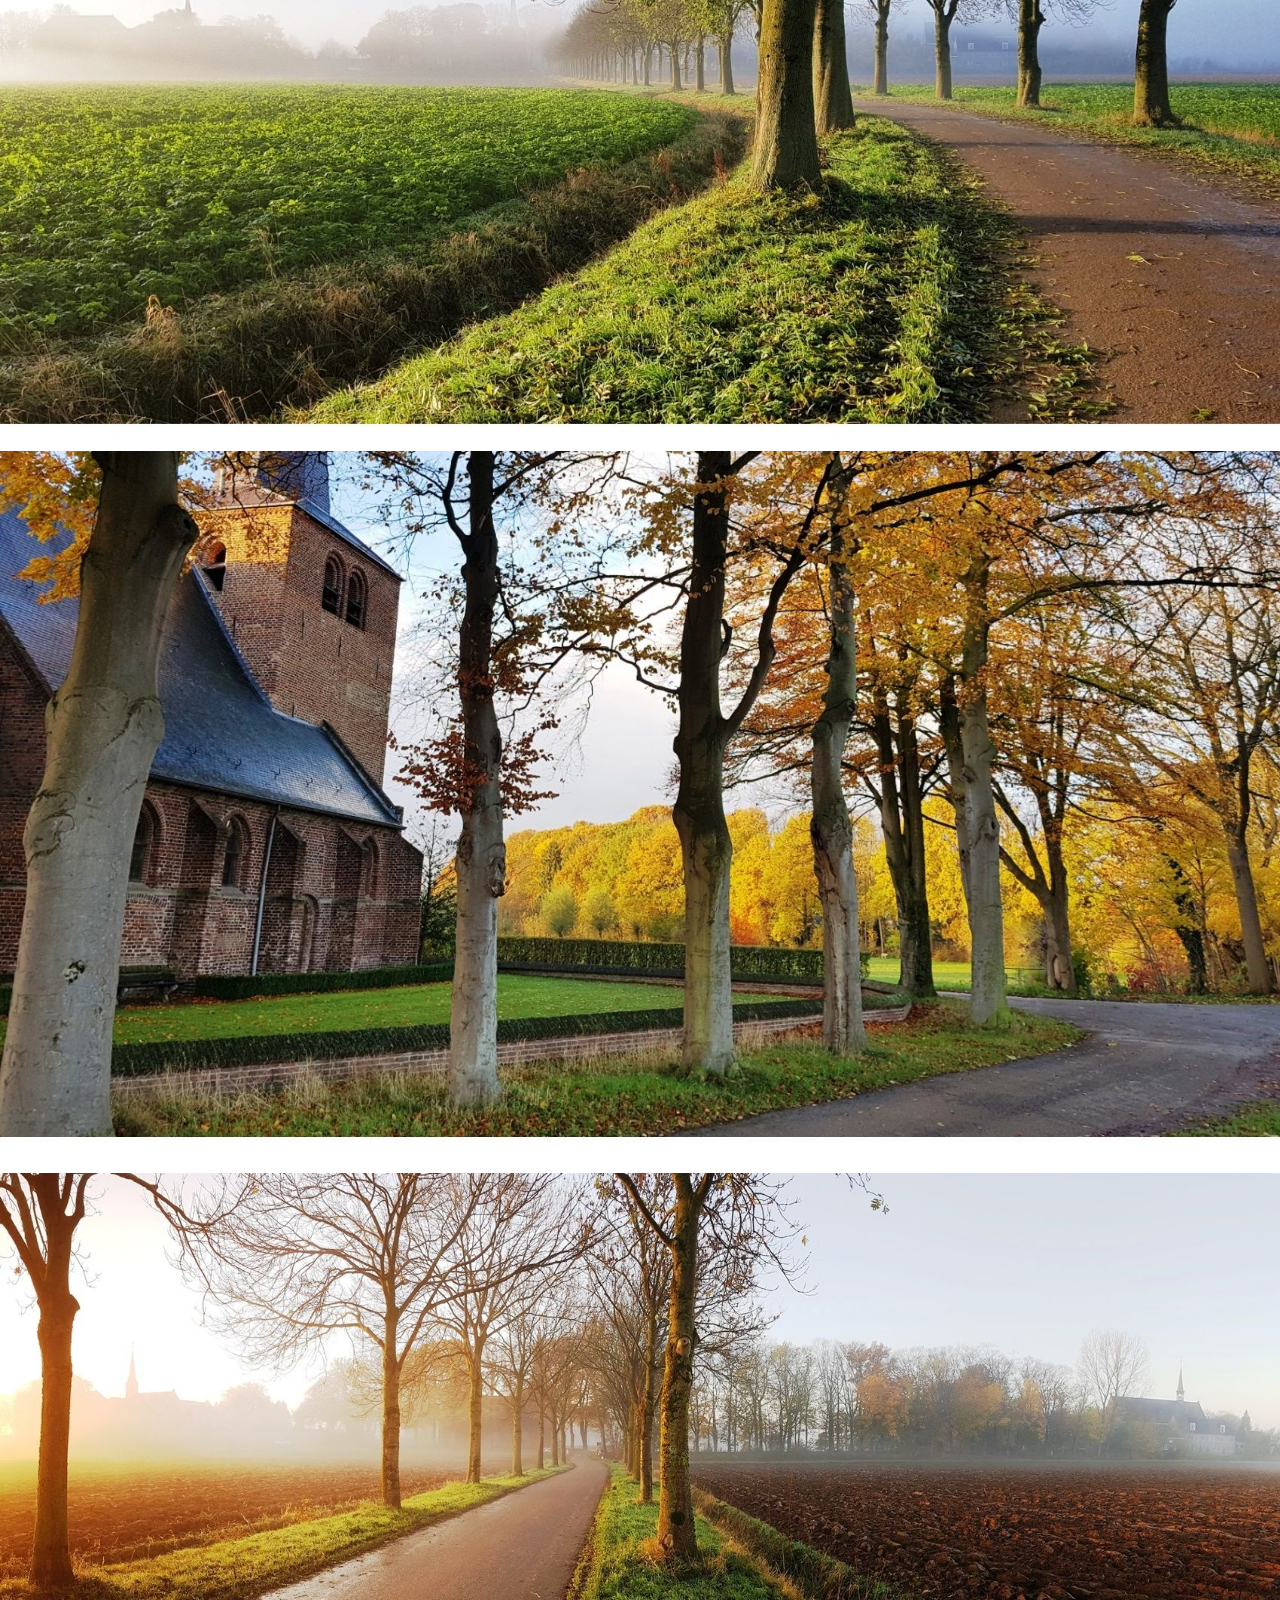
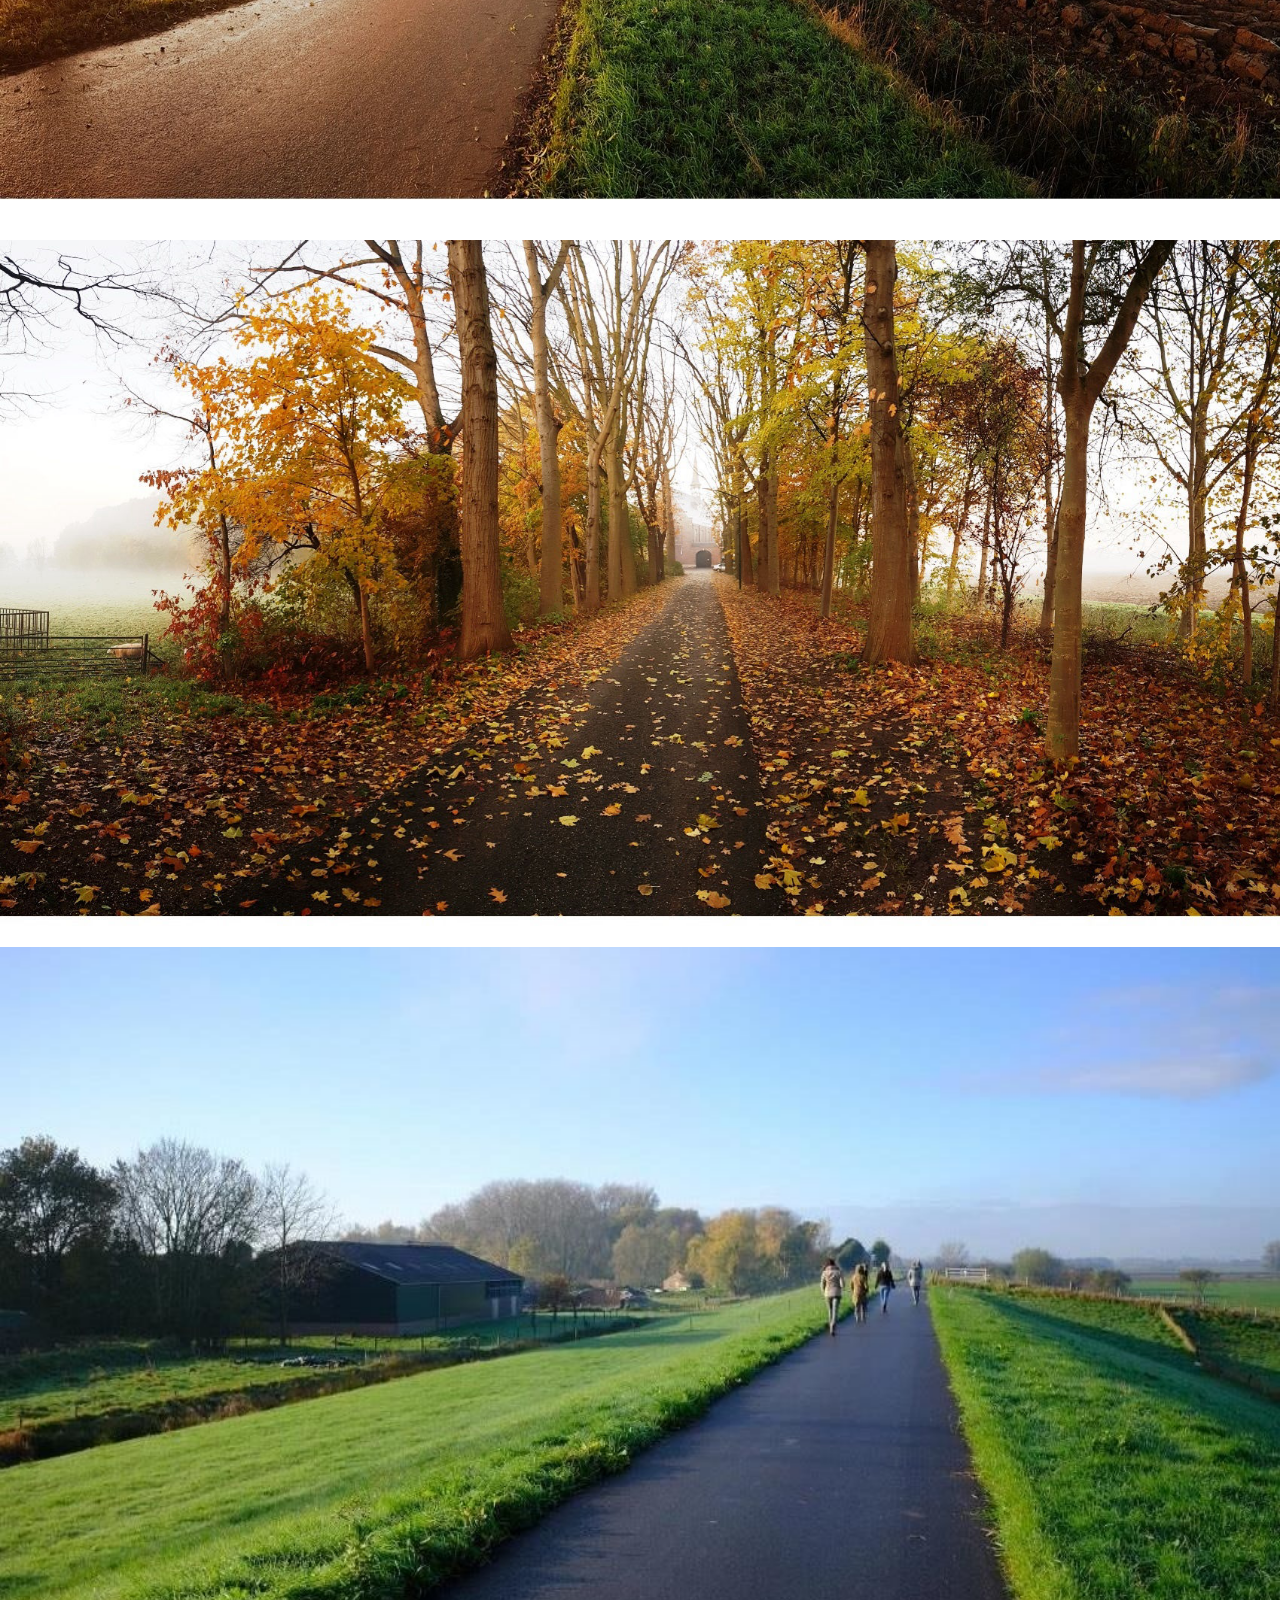
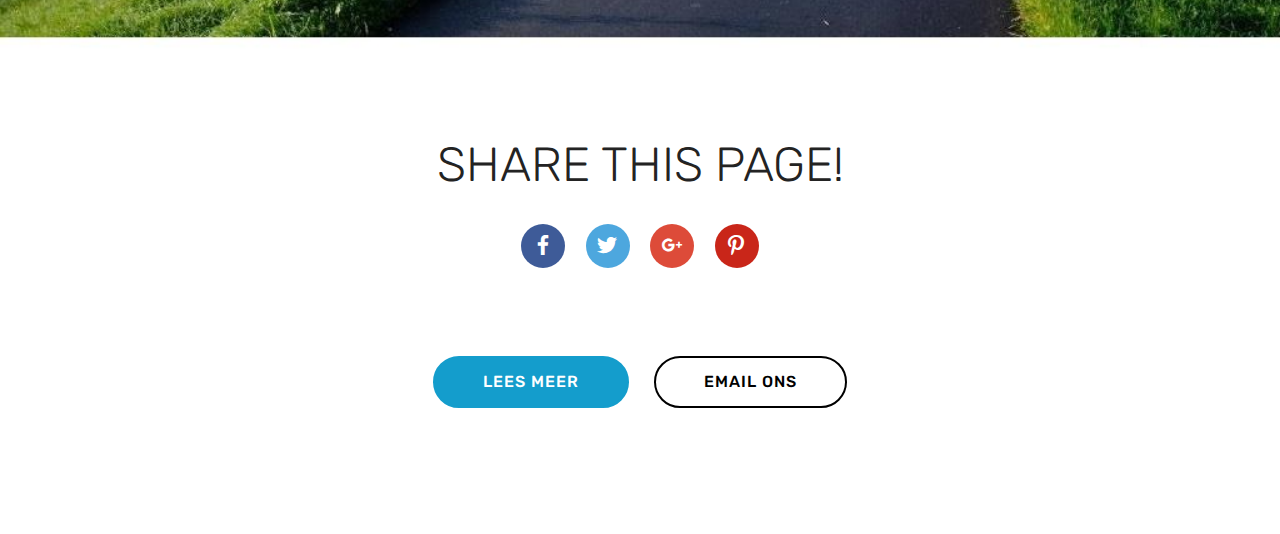
<file: index.github.io.html>
<!DOCTYPE html>
<html >
<head>
  <!-- Site made with Mobirise Website Builder v4.9.3, https://mobirise.com -->
  <meta charset="UTF-8">
  <meta http-equiv="X-UA-Compatible" content="IE=edge">
  <meta name="generator" content="Mobirise v4.9.3, mobirise.com">
  <meta name="viewport" content="width=device-width, initial-scale=1, minimum-scale=1">
  <link rel="shortcut icon" href="assets/images/2000px-love-heart-svg.svg-128x116.png" type="image/x-icon">
  <meta name="description" content="Ineenhutjeopdehei organiseert van 6 t/m 10 maart een vierdaagse stilte retraite in Velp, Noord-Brabant. Deze retraite is voor iedereen die graag eens een stilte retraite wil ondergaan: voor de allereerste keer, of omdat je al eens eerder een vierdaagse Re-treat je Hart deed en graag nóg eens in de stilte wil oplossen.  Maximaal aantal deelnemers: 12. ">
  <title>Stilte retraite 6 t/m 10 maart 2019: nog enkele plaatsen vrij!</title>
  <link rel="stylesheet" href="assets/web/assets/mobirise-icons/mobirise-icons.css">
  <link rel="stylesheet" href="assets/tether/tether.min.css">
  <link rel="stylesheet" href="assets/bootstrap/css/bootstrap.min.css">
  <link rel="stylesheet" href="assets/bootstrap/css/bootstrap-grid.min.css">
  <link rel="stylesheet" href="assets/bootstrap/css/bootstrap-reboot.min.css">
  <link rel="stylesheet" href="assets/socicon/css/styles.css">
  <link rel="stylesheet" href="assets/theme/css/style.css">
  <link rel="stylesheet" href="assets/mobirise/css/mbr-additional.css" type="text/css">
  
  
  
</head>
<body>
  <section class="header1 cid-qL8zIX2jlU" id="header1-1">

    

    

    <div class="container">
        <div class="row justify-content-md-center">
            <div class="mbr-white col-md-10">
                <h1 class="mbr-section-title align-center mbr-bold pb-3 mbr-fonts-style display-1">&nbsp;STILTE RETRAITE</h1>
                <h3 class="mbr-section-subtitle align-center mbr-light pb-3 mbr-fonts-style display-2"><em>Iets voor jou?&nbsp;</em></h3>
                <p class="mbr-text align-center pb-3 mbr-fonts-style display-7">
                    <br>Ineenhutjeopdehei organiseert van 6 t/m 10 maart een vierdaagse stilte retraite in Velp, Noord-Brabant. Deze retraite is voor iedereen die graag eens een stilte retraite wil ondergaan: voor de allereerste keer, of omdat je al eens eerder een vierdaagse Re-treat je Hart deed en graag nóg eens in de stilte wil oplossen. Geinteresseerd? Lees meer op onze website of neem direct contact op met retraite begeleider Robbert van Bruggen. Maximaal aantal deelnemers: 12.&nbsp;<br><br></p>
                <div class="mbr-section-btn align-center"><a class="btn btn-md btn-primary display-4" href="http://www.ineenhutjeopdehei.nl/agenda/re-treat-6-10-maart-2019"><span class="mbri-responsive mbr-iconfont mbr-iconfont-btn"></span>
                        LEES MEER</a>
                    <a class="btn btn-md btn-white-outline display-4" href="http://www.ineenhutjeopdehei.nl/contact"><span class="mbri-chat mbr-iconfont mbr-iconfont-btn"></span>
                        CONTACT ONS!</a></div>
            </div>
        </div>
    </div>

</section>

<section class="engine"><a href="https://mobirise.info/x">css templates</a></section><section class="mbr-section article content1 cid-qL8QtBWfr7" id="content1-2">
    
     

    <div class="container">
        <div class="media-container-row">
            <div class="mbr-text col-12 col-md-8 mbr-fonts-style display-7"><strong>Een unieke locatie.</strong>&nbsp;Deze vierdaagse stilte retraite vindt plaats in het trainingscentrum naast het eeuwenoude klooster van de Capucijnen in Velp/Grave, gelegen aan de prachtige uiterwaarden van de Maas. Dit plekje is enige jaren geleden door een van de omroepen verkozen tot het 'stilte plekje van Nederland'. <strong>Hieronder een foto-impressie</strong> van het het klooster, de tuinen en de directe omgeving van het tot de verbeelding sprekende complex!&nbsp;</div>
        </div>
    </div>
</section>

<section class="cid-qL8RmMaC9e" id="image2-3">

    

    <figure class="mbr-figure">
        <div class="image-block" style="width: 100%;">
            <img src="assets/images/a1-2000x1217.jpg" alt="Mobirise" title="">
            <figcaption class="mbr-figure-caption mbr-figure-caption-over">
                <div class="container pb-5 mbr-white align-center mbr-fonts-style display-1"></div>
            </figcaption>
        </div>
    </figure>
</section>

<section class="cid-qL8RzIiTB2" id="image2-4">

    

    <figure class="mbr-figure">
        <div class="image-block" style="width: 100%;">
            <img src="assets/images/d-1698x946.jpg" alt="Mobirise" title="">
            <figcaption class="mbr-figure-caption mbr-figure-caption-over">
                <div class="container pb-5 mbr-white align-center mbr-fonts-style display-1"></div>
            </figcaption>
        </div>
    </figure>
</section>

<section class="cid-qL980MMUVh" id="image2-7">

    

    <figure class="mbr-figure">
        <div class="image-block" style="width: 100%;">
            <img src="assets/images/j-1700x898.jpg" alt="Mobirise" title="">
            <figcaption class="mbr-figure-caption mbr-figure-caption-over">
                <div class="container pb-5 mbr-white align-center mbr-fonts-style display-1"></div>
            </figcaption>
        </div>
    </figure>
</section>

<section class="cid-qL98auiOhY" id="image2-8">

    

    <figure class="mbr-figure">
        <div class="image-block" style="width: 100%;">
            <img src="assets/images/b-1690x914.jpg" alt="Mobirise" title="">
            <figcaption class="mbr-figure-caption mbr-figure-caption-over">
                <div class="container pb-5 mbr-white align-center mbr-fonts-style display-1"></div>
            </figcaption>
        </div>
    </figure>
</section>

<section class="cid-qL98fdZjm0" id="image2-9">

    

    <figure class="mbr-figure">
        <div class="image-block" style="width: 100%;">
            <img src="assets/images/g-1736x966.jpg" alt="Mobirise" title="">
            <figcaption class="mbr-figure-caption mbr-figure-caption-over">
                <div class="container pb-5 mbr-white align-center mbr-fonts-style display-1"></div>
            </figcaption>
        </div>
    </figure>
</section>

<section class="cid-qL8Tyl6lUc" id="image2-6">

    

    <figure class="mbr-figure">
        <div class="image-block" style="width: 100%;">
            <img src="assets/images/a-1691x936.jpg" alt="Mobirise" title="">
            <figcaption class="mbr-figure-caption mbr-figure-caption-over">
                <div class="container pb-5 mbr-white align-center mbr-fonts-style display-1"></div>
            </figcaption>
        </div>
    </figure>
</section>

<section class="cid-qL98v9QAHd" id="image2-b">

    

    <figure class="mbr-figure">
        <div class="image-block" style="width: 100%;">
            <img src="assets/images/20171119-83912-1600x902.jpg" alt="Mobirise" title="">
            <figcaption class="mbr-figure-caption mbr-figure-caption-over">
                <div class="container pb-5 mbr-white align-center mbr-fonts-style display-1"></div>
            </figcaption>
        </div>
    </figure>
</section>

<section class="cid-qL98pH4RbX" id="image2-a">

    

    <figure class="mbr-figure">
        <div class="image-block" style="width: 100%;">
            <img src="assets/images/e-1700x886.jpg" alt="Mobirise" title="">
            <figcaption class="mbr-figure-caption mbr-figure-caption-over">
                <div class="container pb-5 mbr-white align-center mbr-fonts-style display-1"></div>
            </figcaption>
        </div>
    </figure>
</section>

<section class="cid-qL98yyR0R3" id="image2-c">

    

    <figure class="mbr-figure">
        <div class="image-block" style="width: 100%;">
            <img src="assets/images/1a-1700x940.jpg" alt="Mobirise" title="">
            <figcaption class="mbr-figure-caption mbr-figure-caption-over">
                <div class="container pb-5 mbr-white align-center mbr-fonts-style display-1"></div>
            </figcaption>
        </div>
    </figure>
</section>

<section class="cid-qL994zWEg6" id="image2-d">

    

    <figure class="mbr-figure">
        <div class="image-block" style="width: 100%;">
            <img src="assets/images/dscf3267-1024x583.jpg" alt="Mobirise" title="">
            <figcaption class="mbr-figure-caption mbr-figure-caption-over">
                <div class="container pb-5 mbr-white align-center mbr-fonts-style display-4"></div>
            </figcaption>
        </div>
    </figure>
</section>

<section class="cid-qLww6Qgjqb" id="social-buttons3-2q">
    
    

    

    <div class="container">
        <div class="media-container-row">
            <div class="col-md-8 align-center">
                <h2 class="pb-3 mbr-section-title mbr-fonts-style display-2">
                    SHARE THIS PAGE!
                </h2>
                <div>
                    <div class="mbr-social-likes">
                        <span class="btn btn-social socicon-bg-facebook facebook mx-2" title="Share link on Facebook">
                            <i class="socicon socicon-facebook"></i>
                        </span>
                        <span class="btn btn-social twitter socicon-bg-twitter mx-2" title="Share link on Twitter">
                            <i class="socicon socicon-twitter"></i>
                        </span>
                        <span class="btn btn-social plusone socicon-bg-googleplus mx-2" title="Share link on Google+">
                            <i class="socicon socicon-googleplus"></i>
                        </span>
                        
                        
                        <span class="btn btn-social pinterest socicon-bg-pinterest mx-2" title="Share link on Pinterest">
                            <i class="socicon socicon-pinterest"></i>
                        </span>
                        
                    </div>
                </div>
            </div>
        </div>
    </div>
</section>

<section class="mbr-section content8 cid-qLwxrZUPPq" id="content8-2t">

    

    <div class="container">
        <div class="media-container-row title">
            <div class="col-12 col-md-8">
                <div class="mbr-section-btn align-center"><a class="btn btn-primary display-4" href="http://www.ineenhutjeopdehei.nl/agenda/de-belofte-van-het-zwarte-ei-28-mrt-1-april-velpgrave">LEES MEER</a>
                    <a class="btn btn-black-outline display-4" href="mailto:wilnu@ineenhutjeopdehei.nl">EMAIL ONS</a></div>
            </div>
        </div>
    </div>
</section>


  <script src="assets/web/assets/jquery/jquery.min.js"></script>
  <script src="assets/popper/popper.min.js"></script>
  <script src="assets/tether/tether.min.js"></script>
  <script src="assets/bootstrap/js/bootstrap.min.js"></script>
  <script src="assets/smoothscroll/smooth-scroll.js"></script>
  <script src="assets/sociallikes/social-likes.js"></script>
  <script src="assets/theme/js/script.js"></script>
  
  
</body>
</html>
</file>
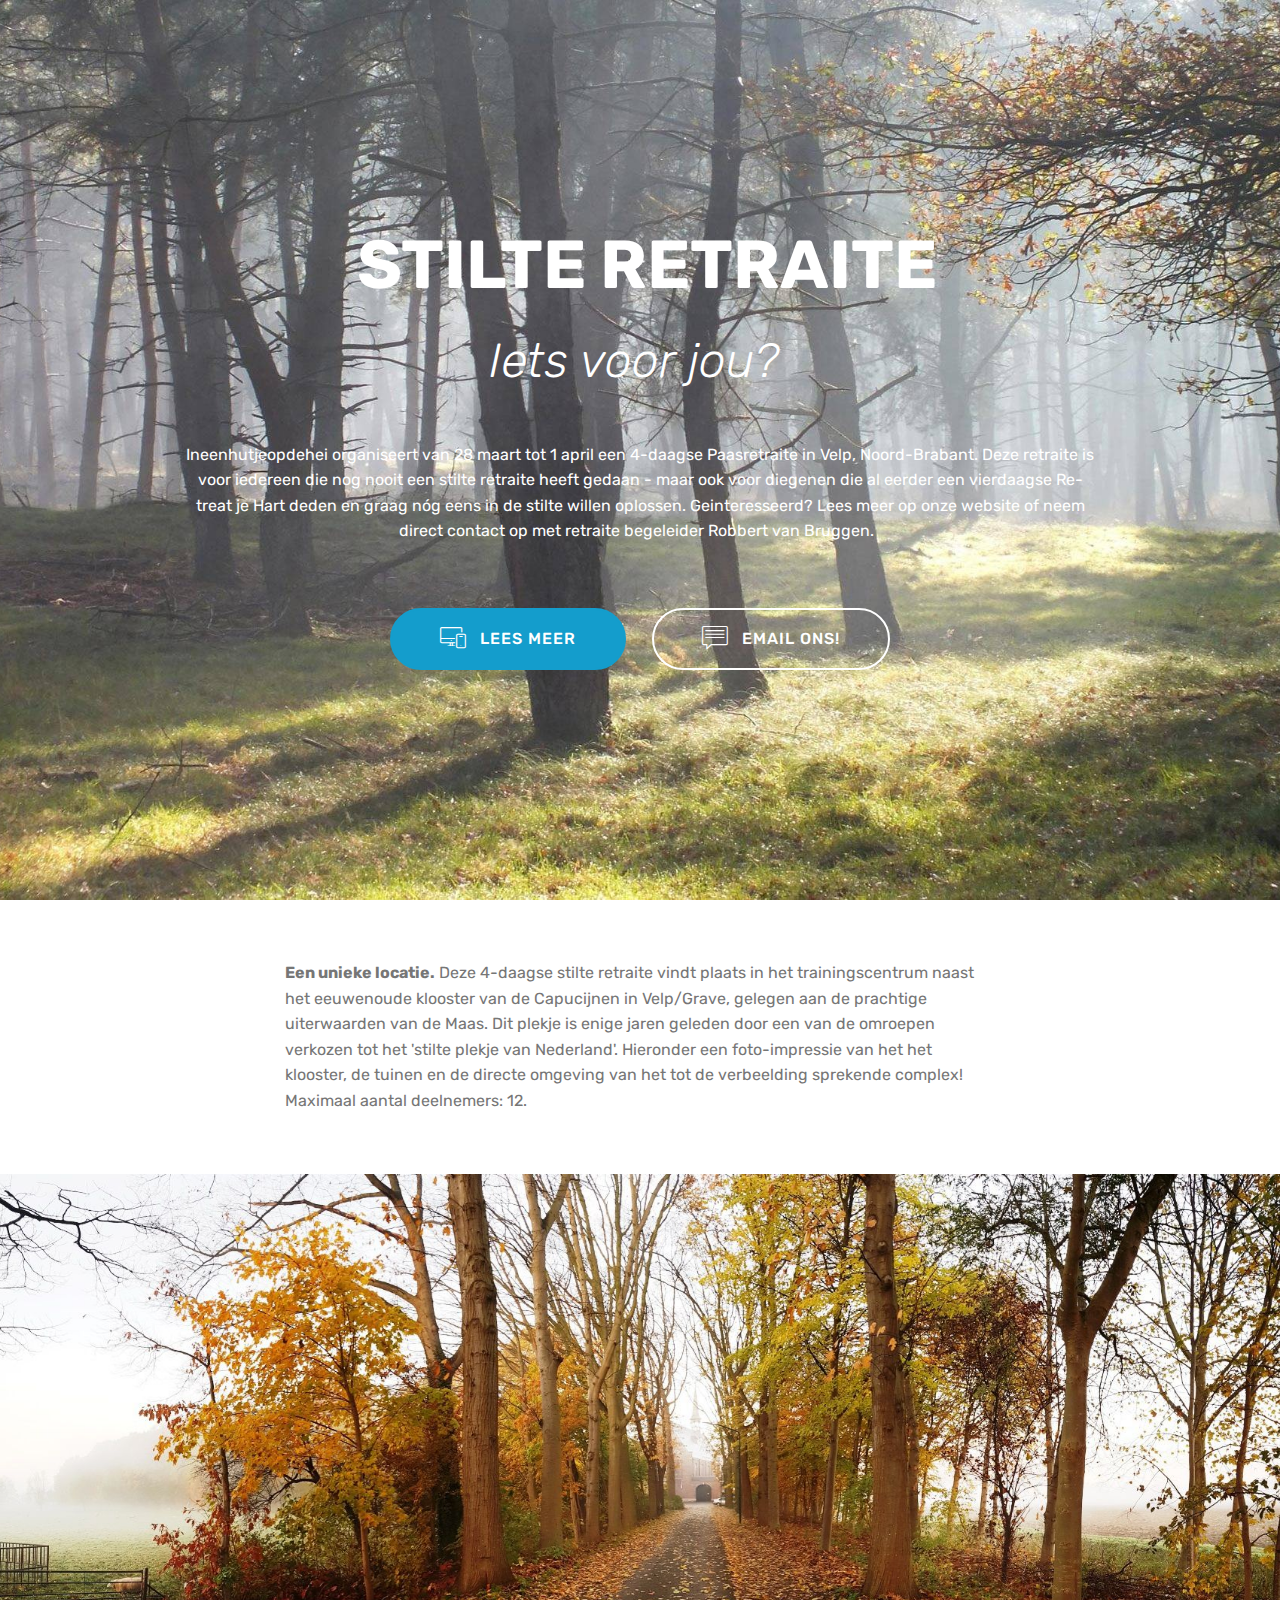
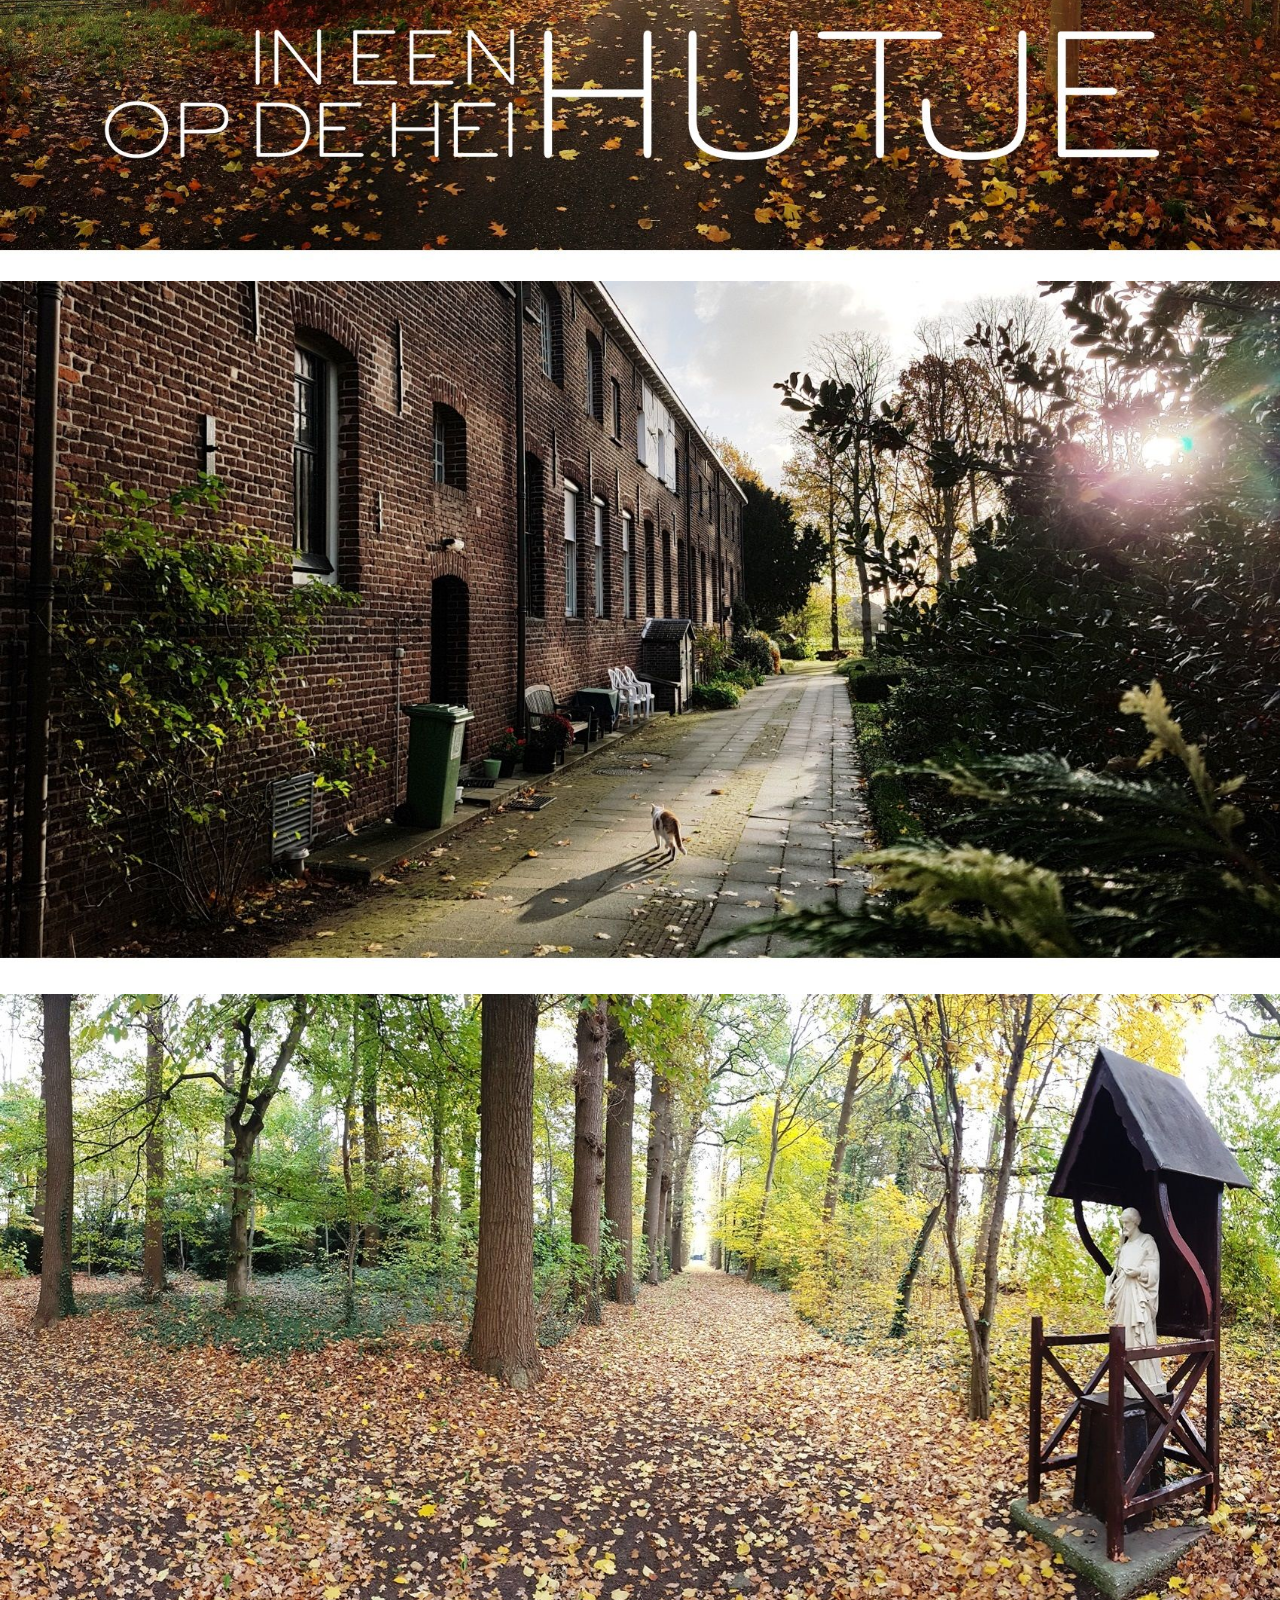
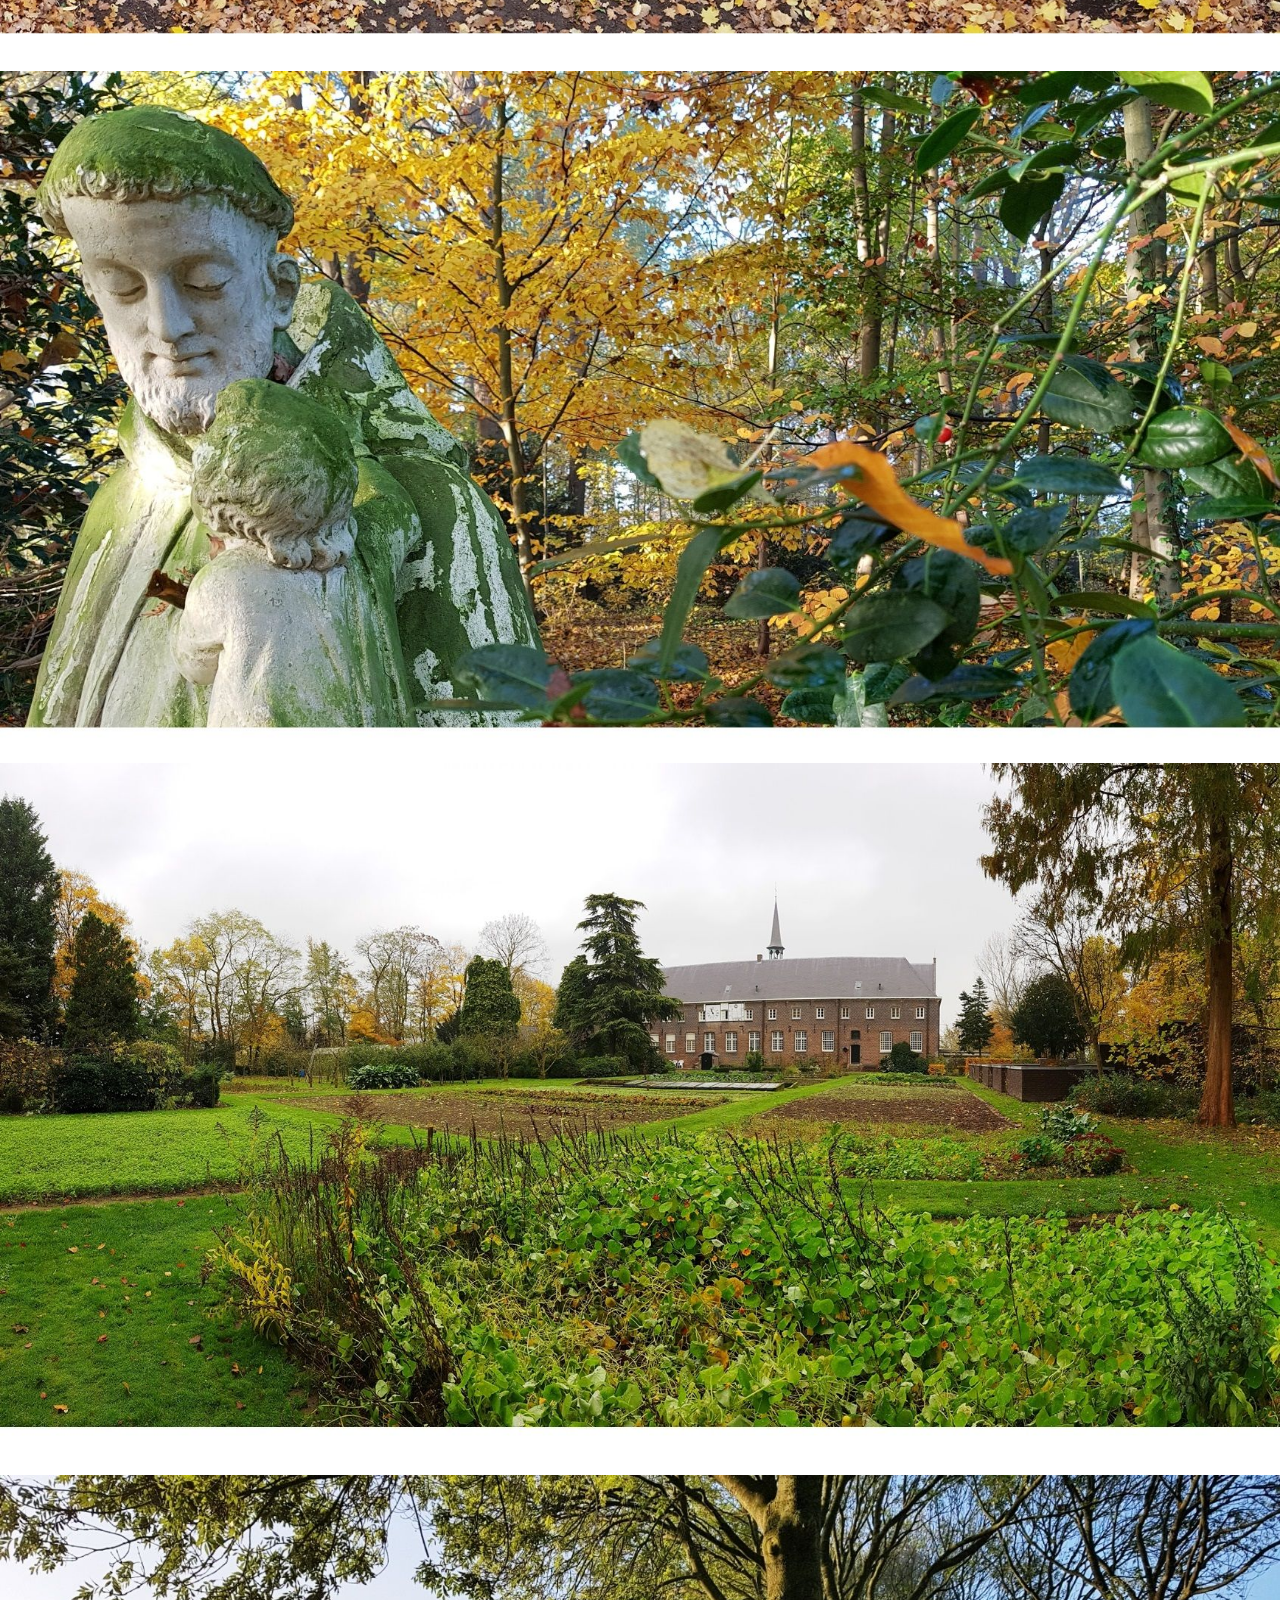
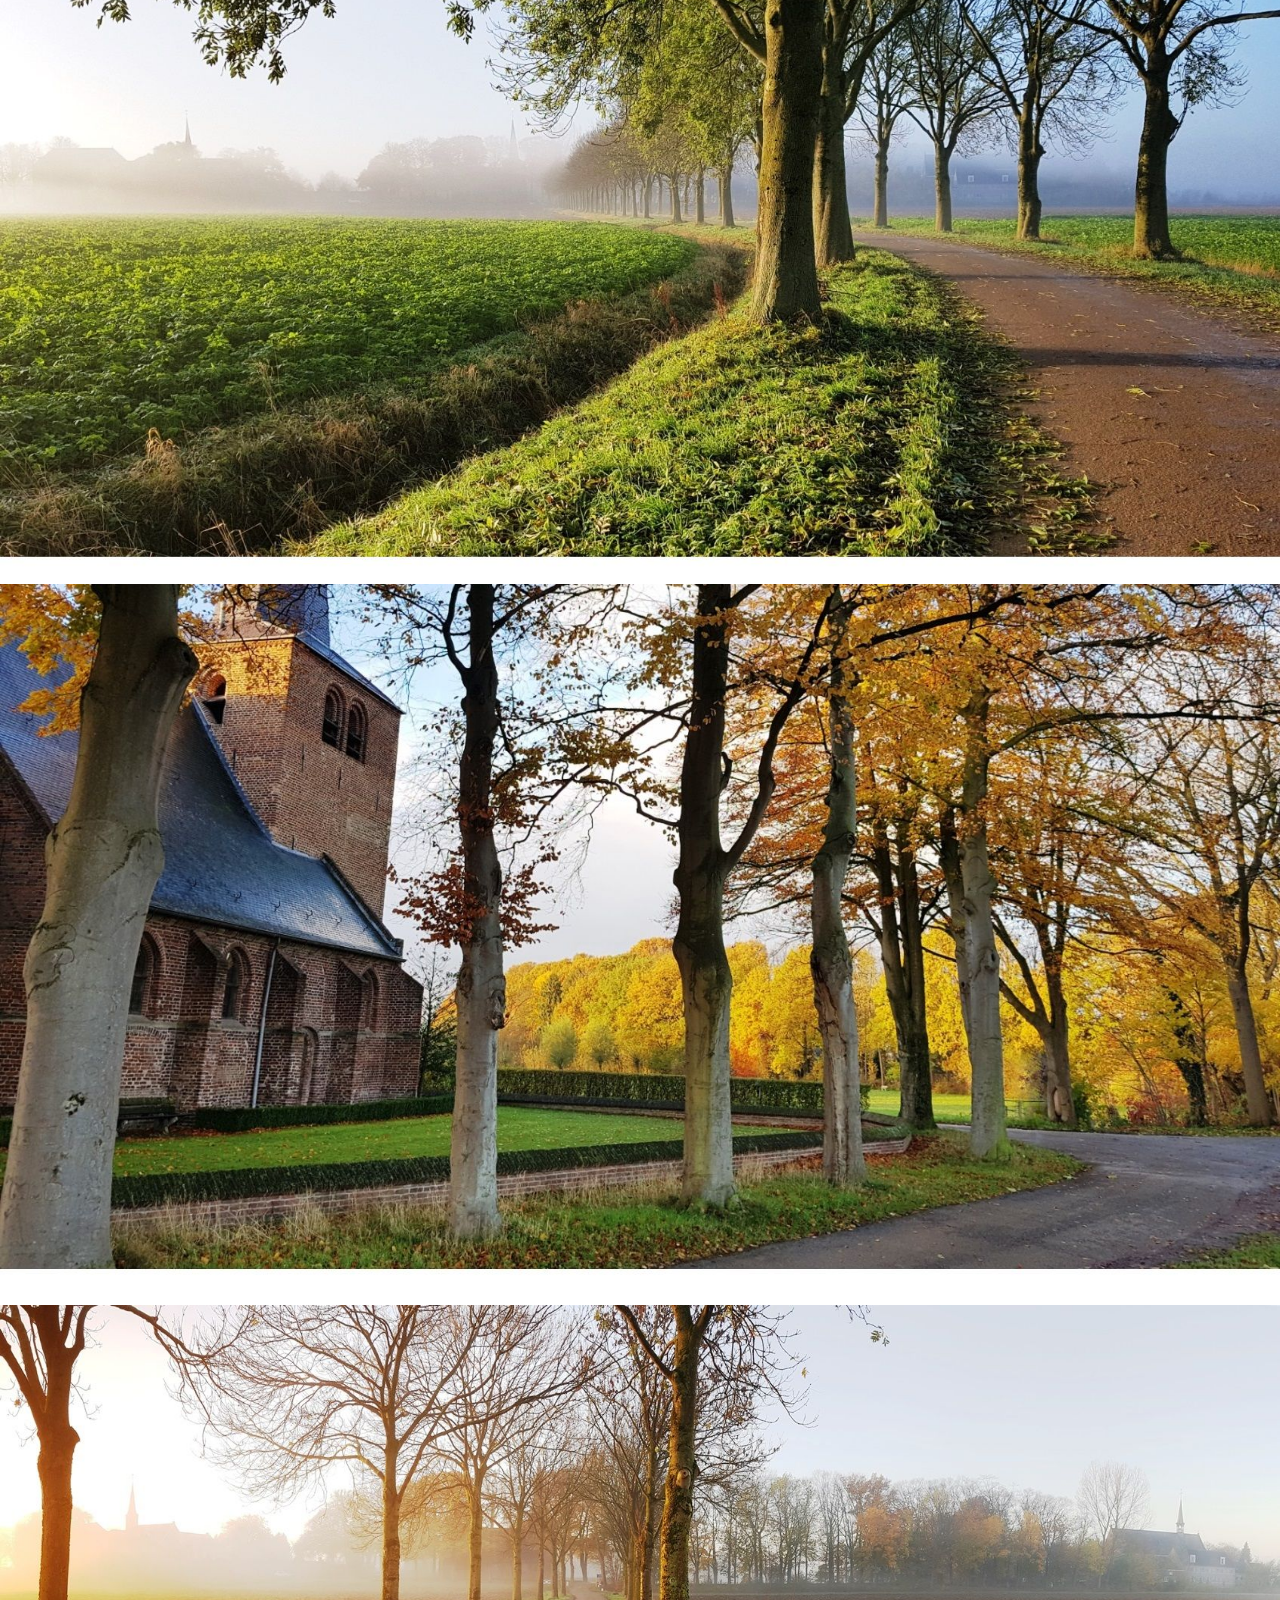
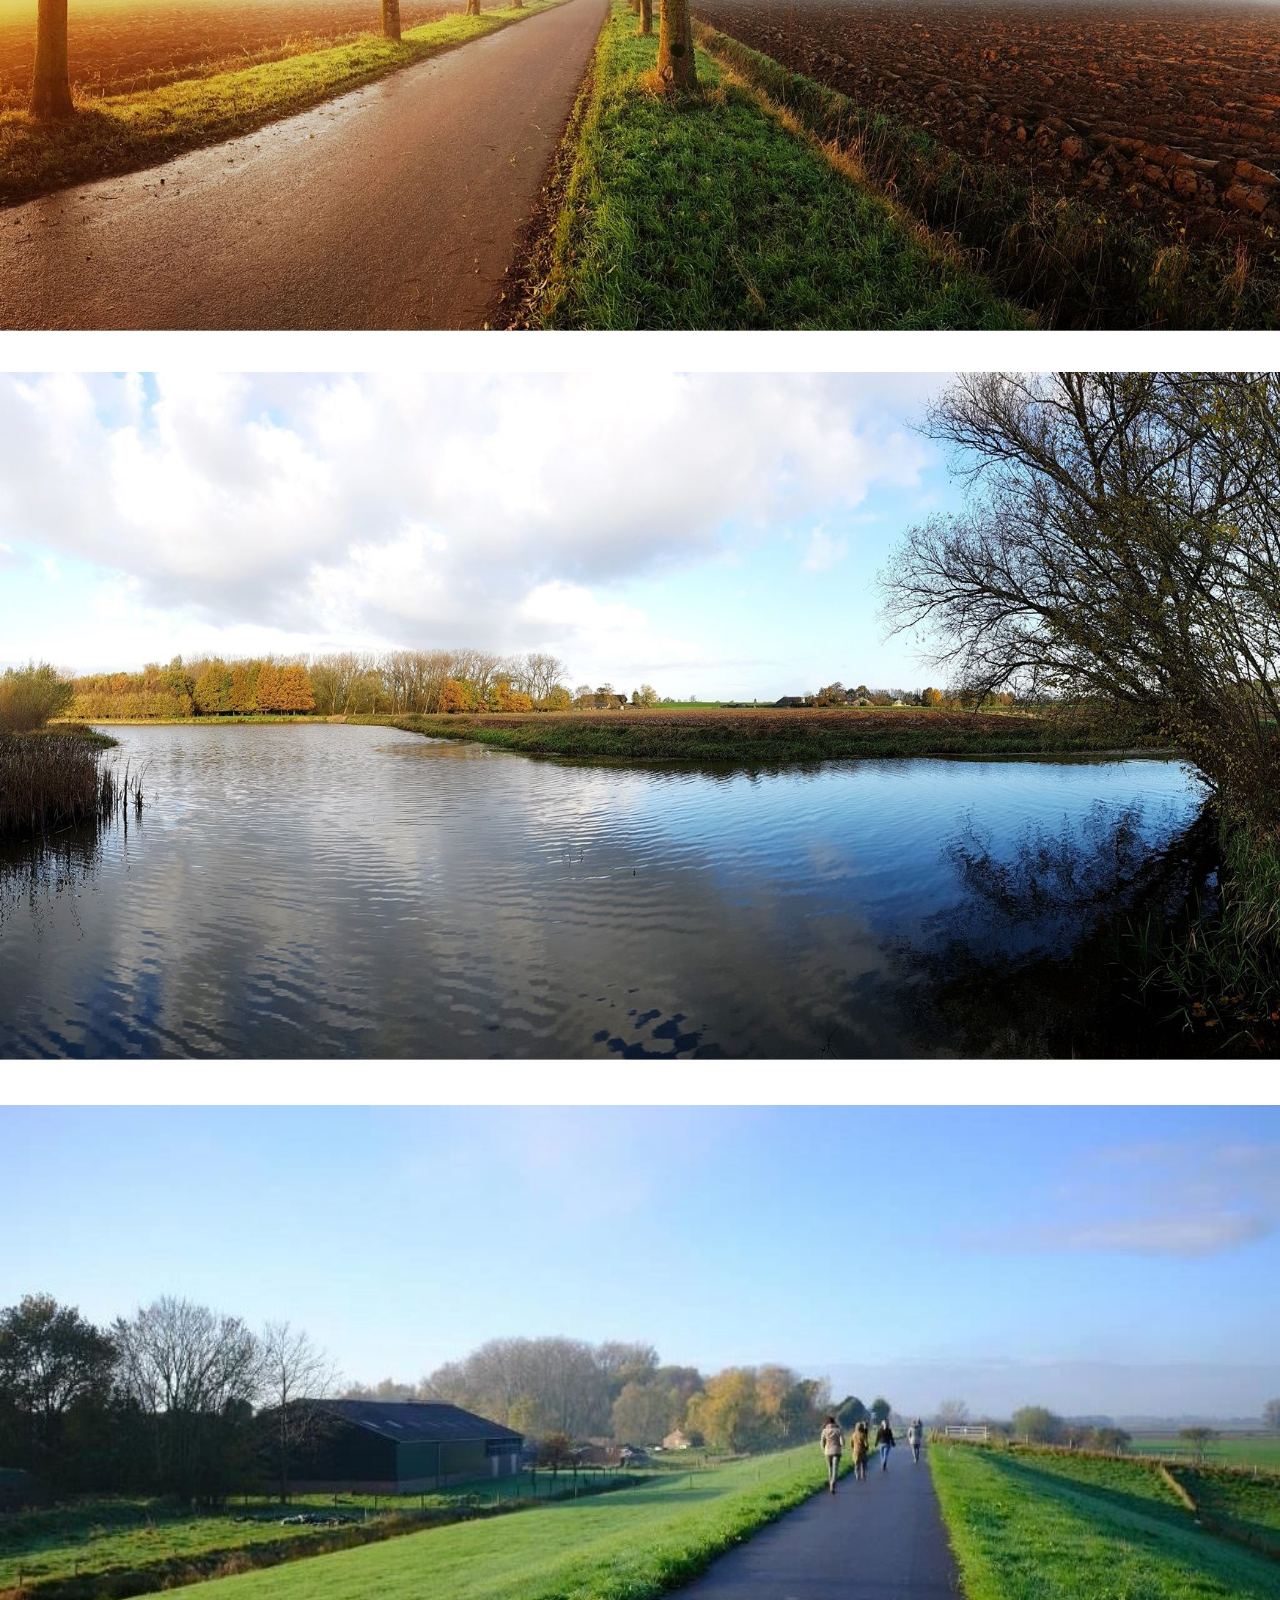
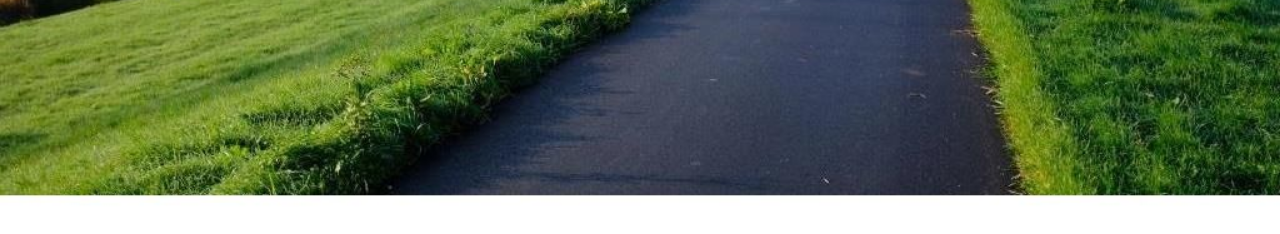
<file: Index1.github.io.html>
<!DOCTYPE html>
<html >
<head>
  <!-- Site made with Mobirise Website Builder v4.6.5, https://mobirise.com -->
  <meta charset="UTF-8">
  <meta http-equiv="X-UA-Compatible" content="IE=edge">
  <meta name="generator" content="Mobirise v4.6.5, mobirise.com">
  <meta name="viewport" content="width=device-width, initial-scale=1, minimum-scale=1">
  <link rel="shortcut icon" href="assets/images/logo4.png" type="image/x-icon">
  <meta name="description" content="Ineenhutjeopdehei organiseert van 28 maart tot 1 april een 4-daagse Paasretraite in Velp, Noord-Brabant. Deze retraite is geschikt voor iedereen die nog nooit een stilte retraite heeft gedaan - maar ook voor diegenen die al eerder een vierdaagse Re-treat je Hart deden en graag nóg eens in de stilte willen oplossen. Op deze webpagina een impressie van de prachtige locatie waar deze retraite plaatsvindt. Geinteresseerd? Lees meer op onze website of neem direct contact op met retraite leider Robbert van Bruggen.  ">
  <title>Stilte retraite: iets voor jou?</title>
  <link rel="stylesheet" href="assets/web/assets/mobirise-icons/mobirise-icons.css">
  <link rel="stylesheet" href="assets/tether/tether.min.css">
  <link rel="stylesheet" href="assets/bootstrap/css/bootstrap.min.css">
  <link rel="stylesheet" href="assets/bootstrap/css/bootstrap-grid.min.css">
  <link rel="stylesheet" href="assets/bootstrap/css/bootstrap-reboot.min.css">
  <link rel="stylesheet" href="assets/theme/css/style.css">
  <link rel="stylesheet" href="assets/mobirise/css/mbr-additional.css" type="text/css">
  
  
  
</head>
<body>
  <section class="header1 cid-qL8zIX2jlU mbr-fullscreen" id="header1-1">

    

    

    <div class="container">
        <div class="row justify-content-md-center">
            <div class="mbr-white col-md-10">
                <h1 class="mbr-section-title align-center mbr-bold pb-3 mbr-fonts-style display-1">&nbsp;STILTE RETRAITE</h1>
                <h3 class="mbr-section-subtitle align-center mbr-light pb-3 mbr-fonts-style display-2"><em>Iets voor jou?&nbsp;</em></h3>
                <p class="mbr-text align-center pb-3 mbr-fonts-style display-7">
                    <br>Ineenhutjeopdehei organiseert van 28 maart tot 1 april een 4-daagse Paasretraite in Velp, Noord-Brabant. Deze retraite is voor iedereen die nog nooit een stilte retraite heeft gedaan - maar ook voor diegenen die al eerder een vierdaagse Re-treat je Hart deden en graag nóg eens in de stilte willen oplossen. Geinteresseerd? Lees meer op onze website of neem direct contact op met retraite begeleider Robbert van Bruggen. &nbsp;<br><br></p>
                <div class="mbr-section-btn align-center"><a class="btn btn-md btn-primary display-4" href="http://www.ineenhutjeopdehei.nl/agenda/de-belofte-van-het-zwarte-ei-28-mrt-1-april-velpgrave"><span class="mbri-responsive mbr-iconfont mbr-iconfont-btn"></span>
                        LEES MEER</a>
                    <a class="btn btn-md btn-white-outline display-4" href="mailto:ikwilnu@ineenhutjeopdehei.nl"><span class="mbri-chat mbr-iconfont mbr-iconfont-btn"></span>
                        EMAIL ONS!</a></div>
            </div>
        </div>
    </div>

</section>

<section class="engine"><a href="https://mobirise.ws/h">how to make your own website</a></section><section class="mbr-section article content1 cid-qL8QtBWfr7" id="content1-2">
    
     

    <div class="container">
        <div class="media-container-row">
            <div class="mbr-text col-12 col-md-8 mbr-fonts-style display-7"><strong>Een unieke locatie.</strong>&nbsp;Deze 4-daagse stilte retraite vindt plaats in het trainingscentrum naast het eeuwenoude klooster van de Capucijnen in Velp/Grave, gelegen aan de prachtige uiterwaarden van de Maas. Dit plekje is enige jaren geleden door een van de omroepen verkozen tot het 'stilte plekje van Nederland'. Hieronder een foto-impressie van het het klooster, de tuinen en de directe omgeving van het tot de verbeelding sprekende complex! Maximaal aantal deelnemers: 12.</div>
        </div>
    </div>
</section>

<section class="cid-qL8RmMaC9e" id="image2-3">

    

    <figure class="mbr-figure">
        <div class="image-block" style="width: 100%;">
            <img src="assets/images/1aa-1700x940.jpg" alt="Mobirise" title="">
            <figcaption class="mbr-figure-caption mbr-figure-caption-over">
                <div class="container pb-5 mbr-white align-center mbr-fonts-style display-1"></div>
            </figcaption>
        </div>
    </figure>
</section>

<section class="cid-qL8RzIiTB2" id="image2-4">

    

    <figure class="mbr-figure">
        <div class="image-block" style="width: 100%;">
            <img src="assets/images/d-1698x946.jpg" alt="Mobirise" title="">
            <figcaption class="mbr-figure-caption mbr-figure-caption-over">
                <div class="container pb-5 mbr-white align-center mbr-fonts-style display-1"></div>
            </figcaption>
        </div>
    </figure>
</section>

<section class="cid-qL980MMUVh" id="image2-7">

    

    <figure class="mbr-figure">
        <div class="image-block" style="width: 100%;">
            <img src="assets/images/j-1700x898.jpg" alt="Mobirise" title="">
            <figcaption class="mbr-figure-caption mbr-figure-caption-over">
                <div class="container pb-5 mbr-white align-center mbr-fonts-style display-1"></div>
            </figcaption>
        </div>
    </figure>
</section>

<section class="cid-qL98auiOhY" id="image2-8">

    

    <figure class="mbr-figure">
        <div class="image-block" style="width: 100%;">
            <img src="assets/images/b-1690x914.jpg" alt="Mobirise" title="">
            <figcaption class="mbr-figure-caption mbr-figure-caption-over">
                <div class="container pb-5 mbr-white align-center mbr-fonts-style display-1"></div>
            </figcaption>
        </div>
    </figure>
</section>

<section class="cid-qL98fdZjm0" id="image2-9">

    

    <figure class="mbr-figure">
        <div class="image-block" style="width: 100%;">
            <img src="assets/images/g-1736x966.jpg" alt="Mobirise" title="">
            <figcaption class="mbr-figure-caption mbr-figure-caption-over">
                <div class="container pb-5 mbr-white align-center mbr-fonts-style display-1"></div>
            </figcaption>
        </div>
    </figure>
</section>

<section class="cid-qL8Tyl6lUc" id="image2-6">

    

    <figure class="mbr-figure">
        <div class="image-block" style="width: 100%;">
            <img src="assets/images/a-1691x936.jpg" alt="Mobirise" title="">
            <figcaption class="mbr-figure-caption mbr-figure-caption-over">
                <div class="container pb-5 mbr-white align-center mbr-fonts-style display-1"></div>
            </figcaption>
        </div>
    </figure>
</section>

<section class="cid-qL98v9QAHd" id="image2-b">

    

    <figure class="mbr-figure">
        <div class="image-block" style="width: 100%;">
            <img src="assets/images/20171119-83912-1600x902.jpg" alt="Mobirise" title="">
            <figcaption class="mbr-figure-caption mbr-figure-caption-over">
                <div class="container pb-5 mbr-white align-center mbr-fonts-style display-1"></div>
            </figcaption>
        </div>
    </figure>
</section>

<section class="cid-qL98pH4RbX" id="image2-a">

    

    <figure class="mbr-figure">
        <div class="image-block" style="width: 100%;">
            <img src="assets/images/e-1700x886.jpg" alt="Mobirise" title="">
            <figcaption class="mbr-figure-caption mbr-figure-caption-over">
                <div class="container pb-5 mbr-white align-center mbr-fonts-style display-1"></div>
            </figcaption>
        </div>
    </figure>
</section>

<section class="cid-qL98yyR0R3" id="image2-c">

    

    <figure class="mbr-figure">
        <div class="image-block" style="width: 100%;">
            <img src="assets/images/c-1746x1000.jpg" alt="Mobirise" title="">
            <figcaption class="mbr-figure-caption mbr-figure-caption-over">
                <div class="container pb-5 mbr-white align-center mbr-fonts-style display-1"></div>
            </figcaption>
        </div>
    </figure>
</section>

<section class="cid-qL994zWEg6" id="image2-d">

    

    <figure class="mbr-figure">
        <div class="image-block" style="width: 100%;">
            <img src="assets/images/dscf3267-1024x583.jpg" alt="Mobirise" title="">
            <figcaption class="mbr-figure-caption mbr-figure-caption-over">
                <div class="container pb-5 mbr-white align-center mbr-fonts-style display-4"></div>
            </figcaption>
        </div>
    </figure>
</section>


  <script src="assets/web/assets/jquery/jquery.min.js"></script>
  <script src="assets/popper/popper.min.js"></script>
  <script src="assets/tether/tether.min.js"></script>
  <script src="assets/bootstrap/js/bootstrap.min.js"></script>
  <script src="assets/smoothscroll/smooth-scroll.js"></script>
  <script src="assets/theme/js/script.js"></script>
  
  
</body>
</html>
</file>
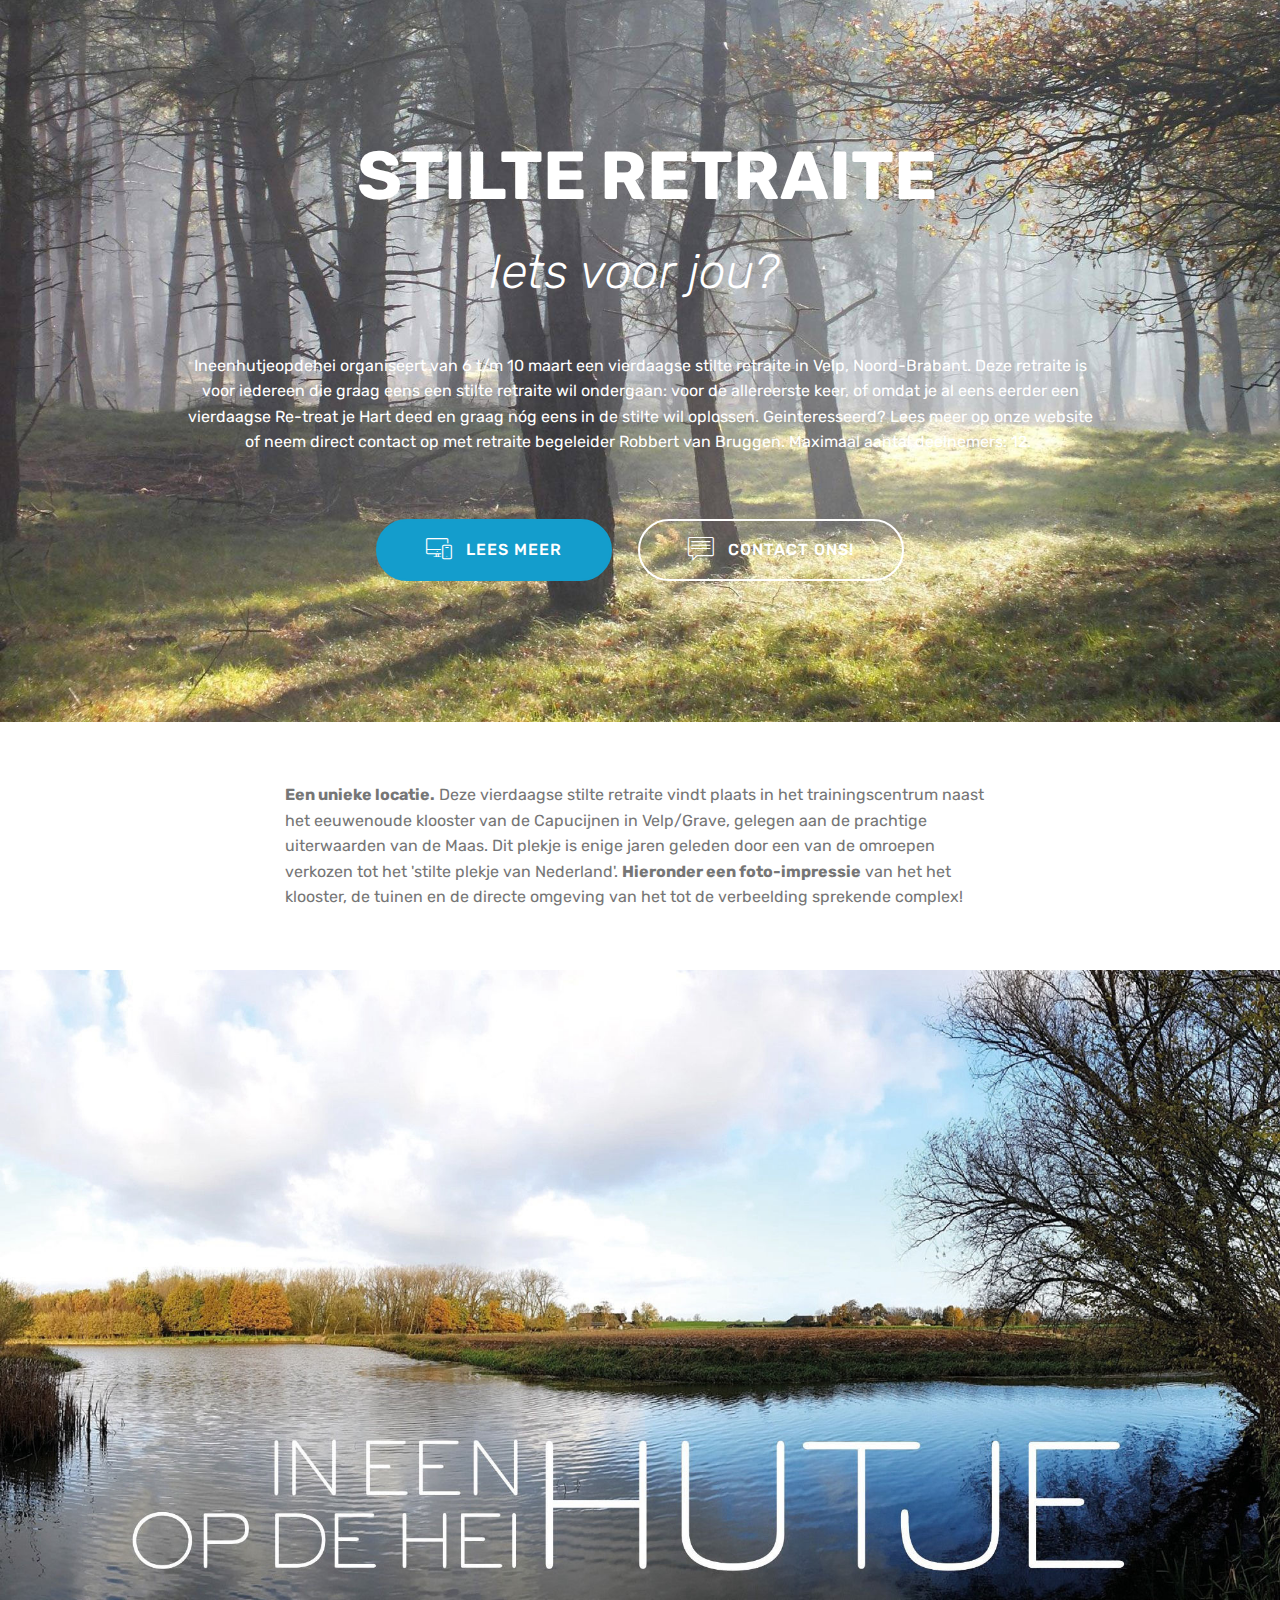
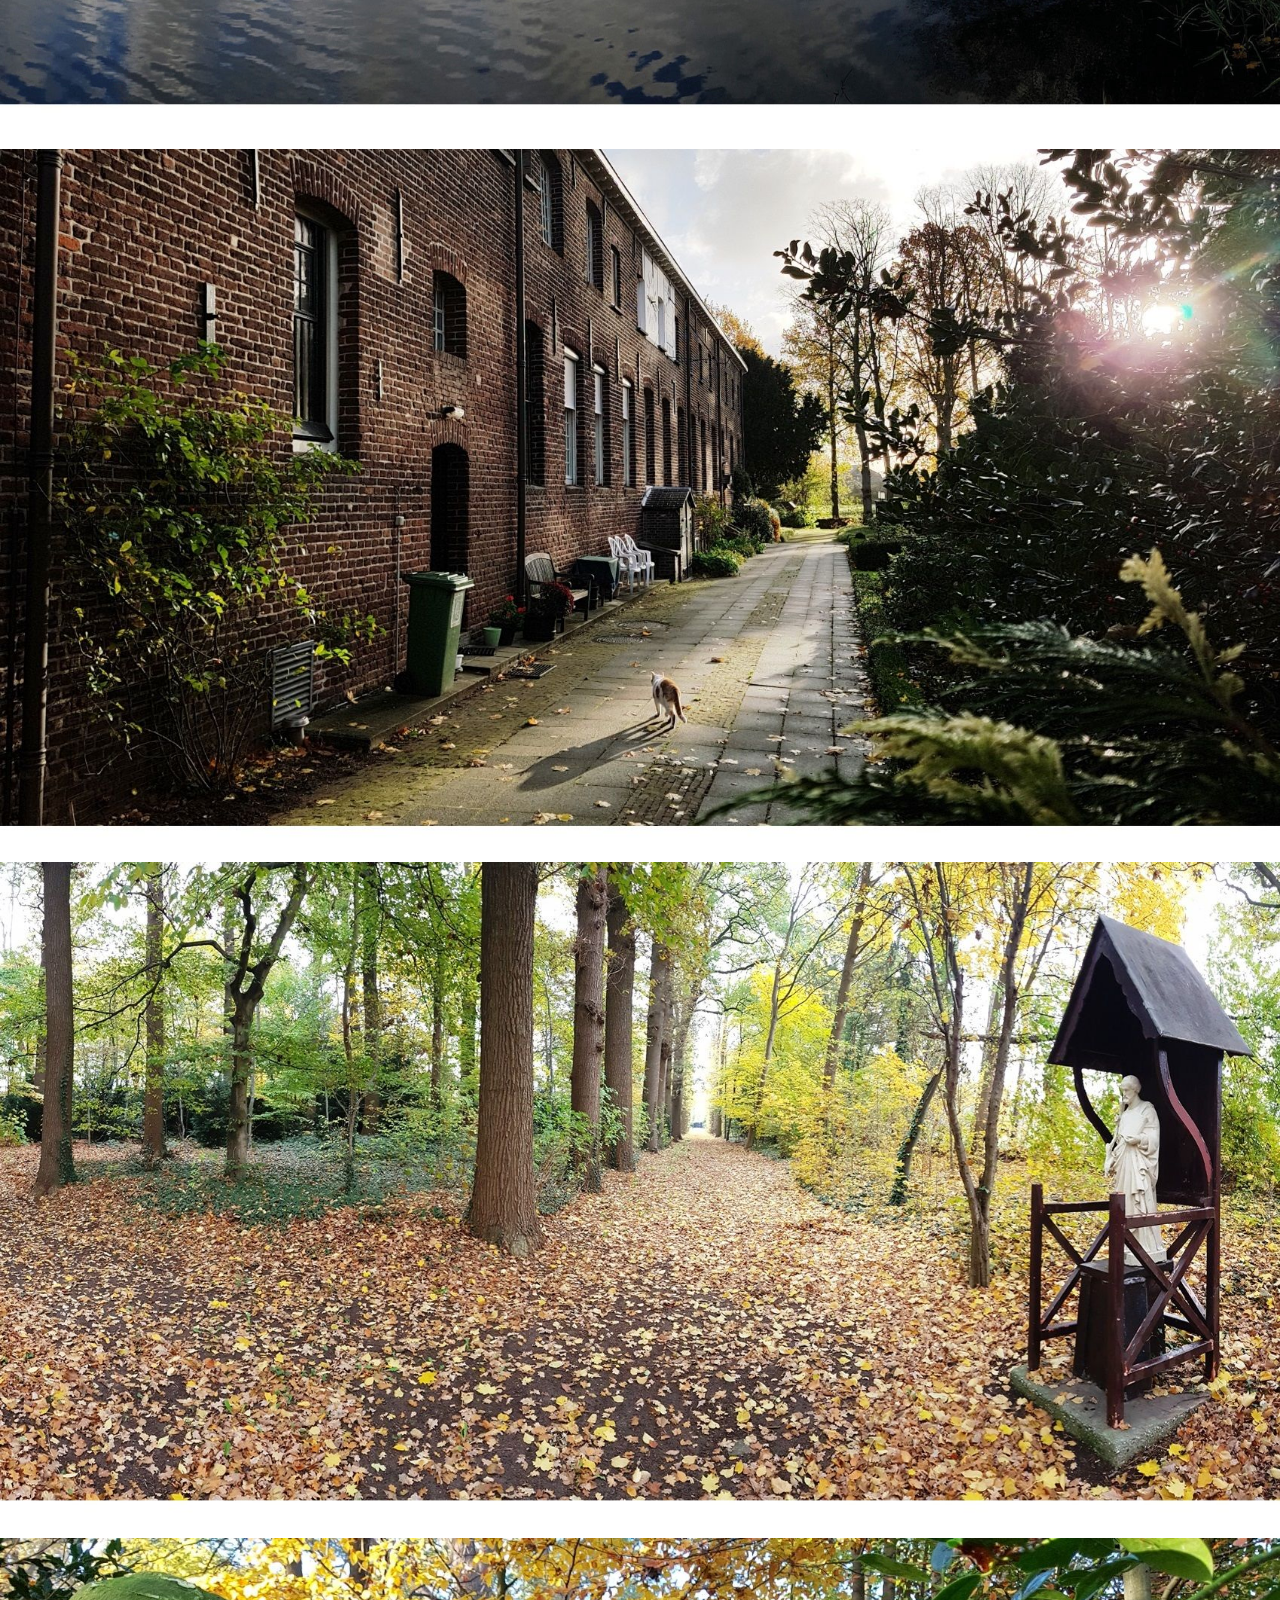
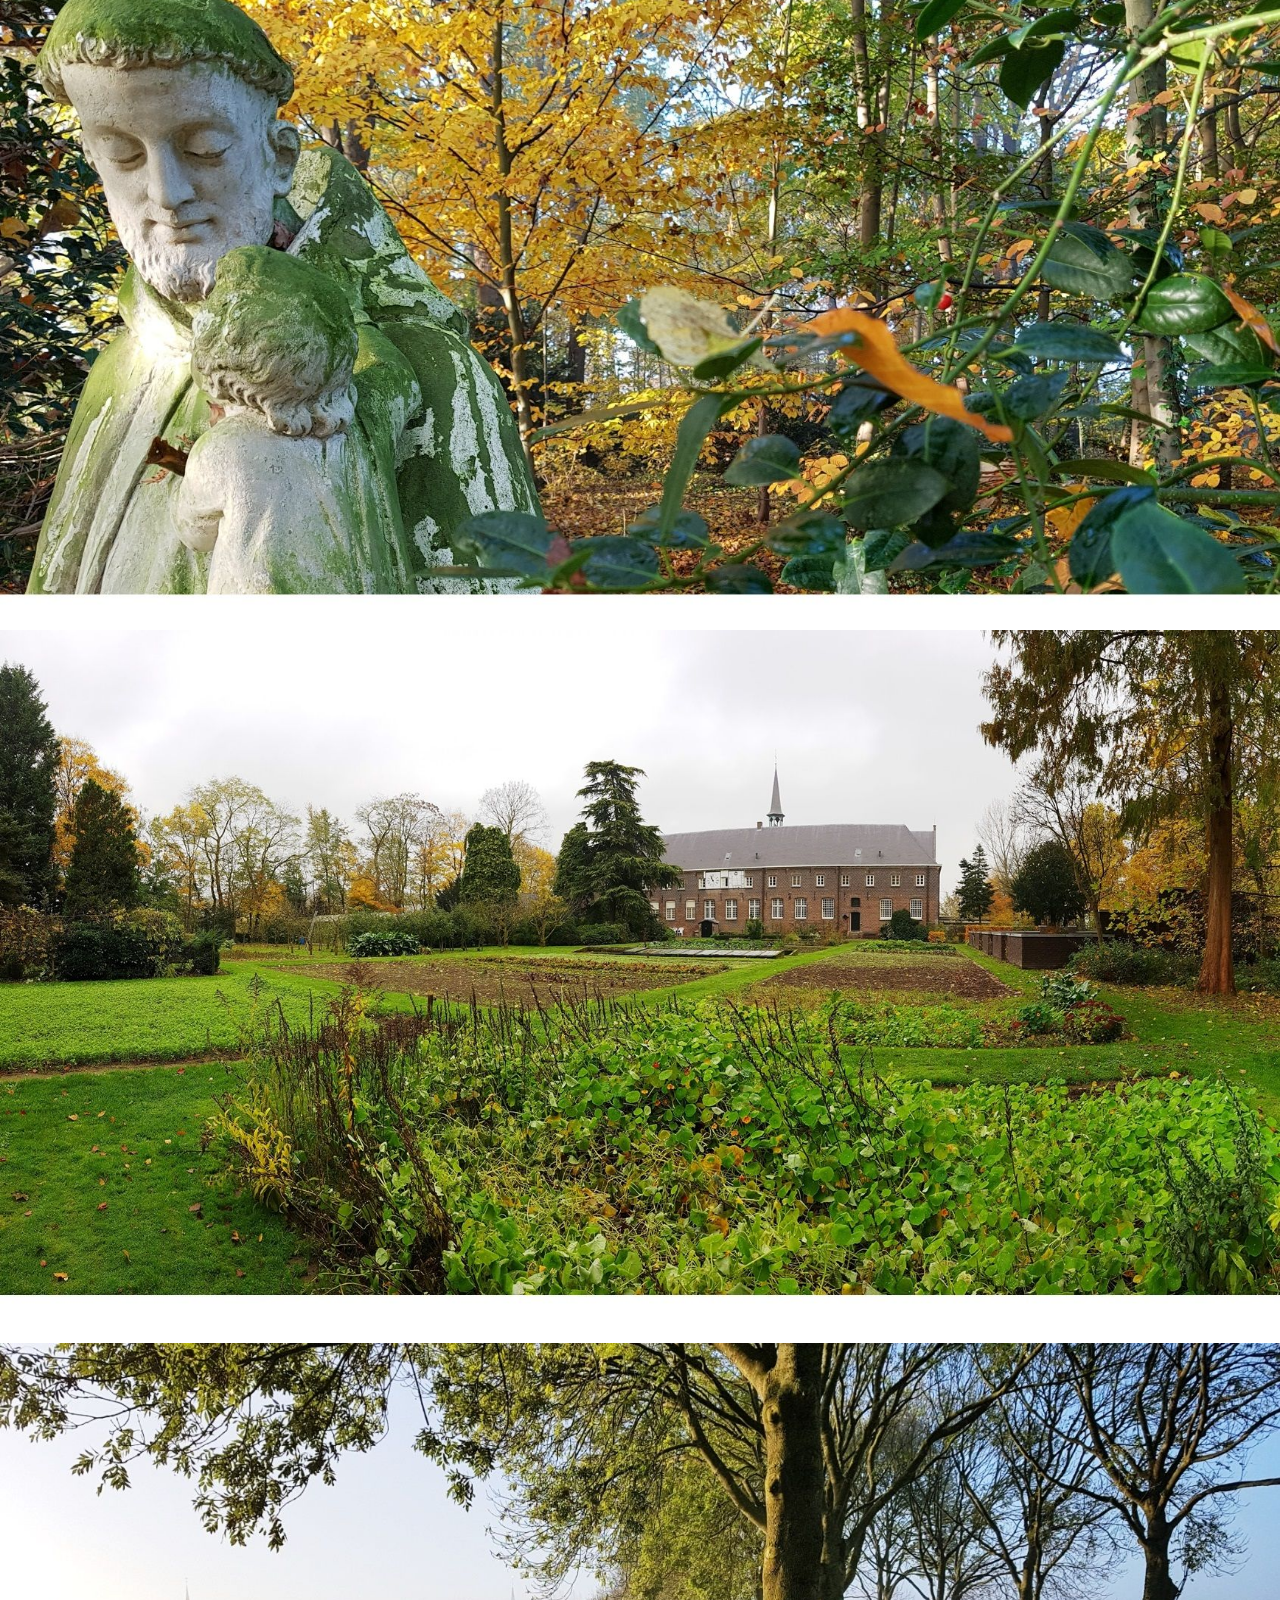
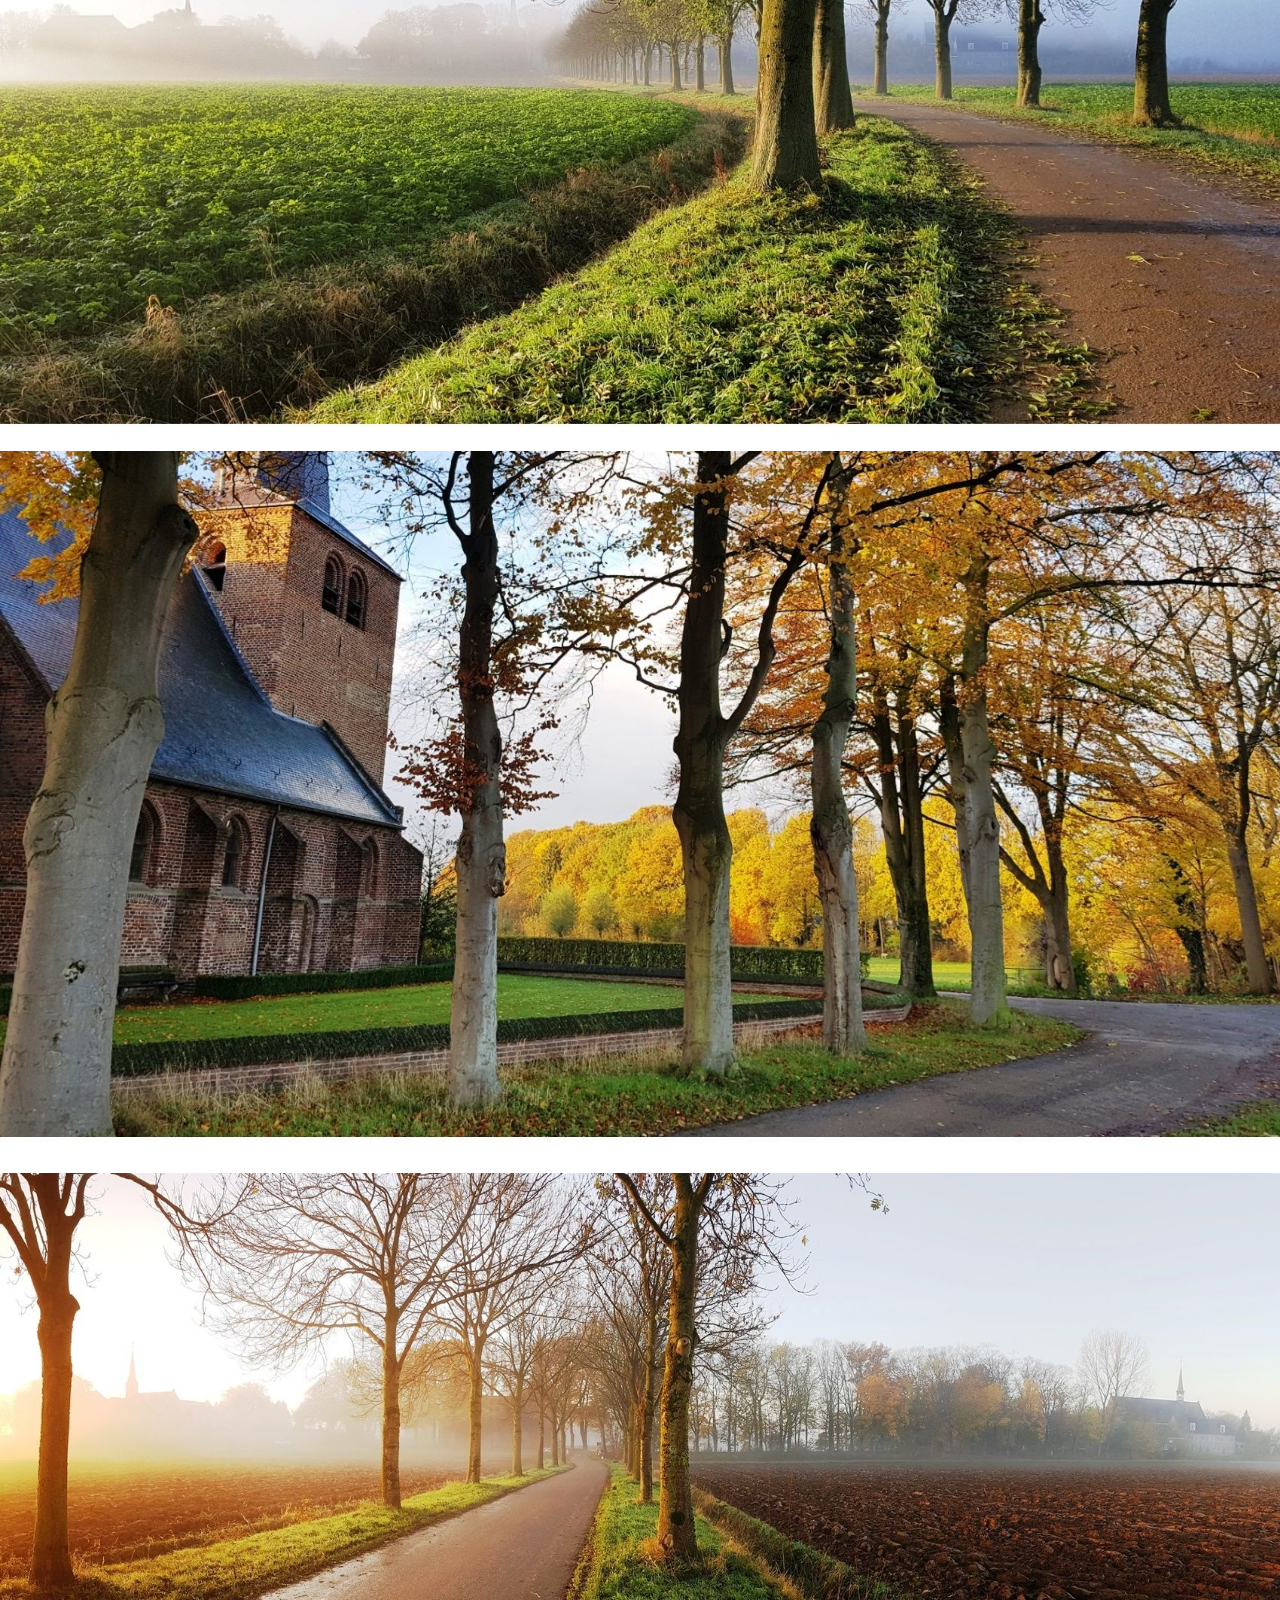
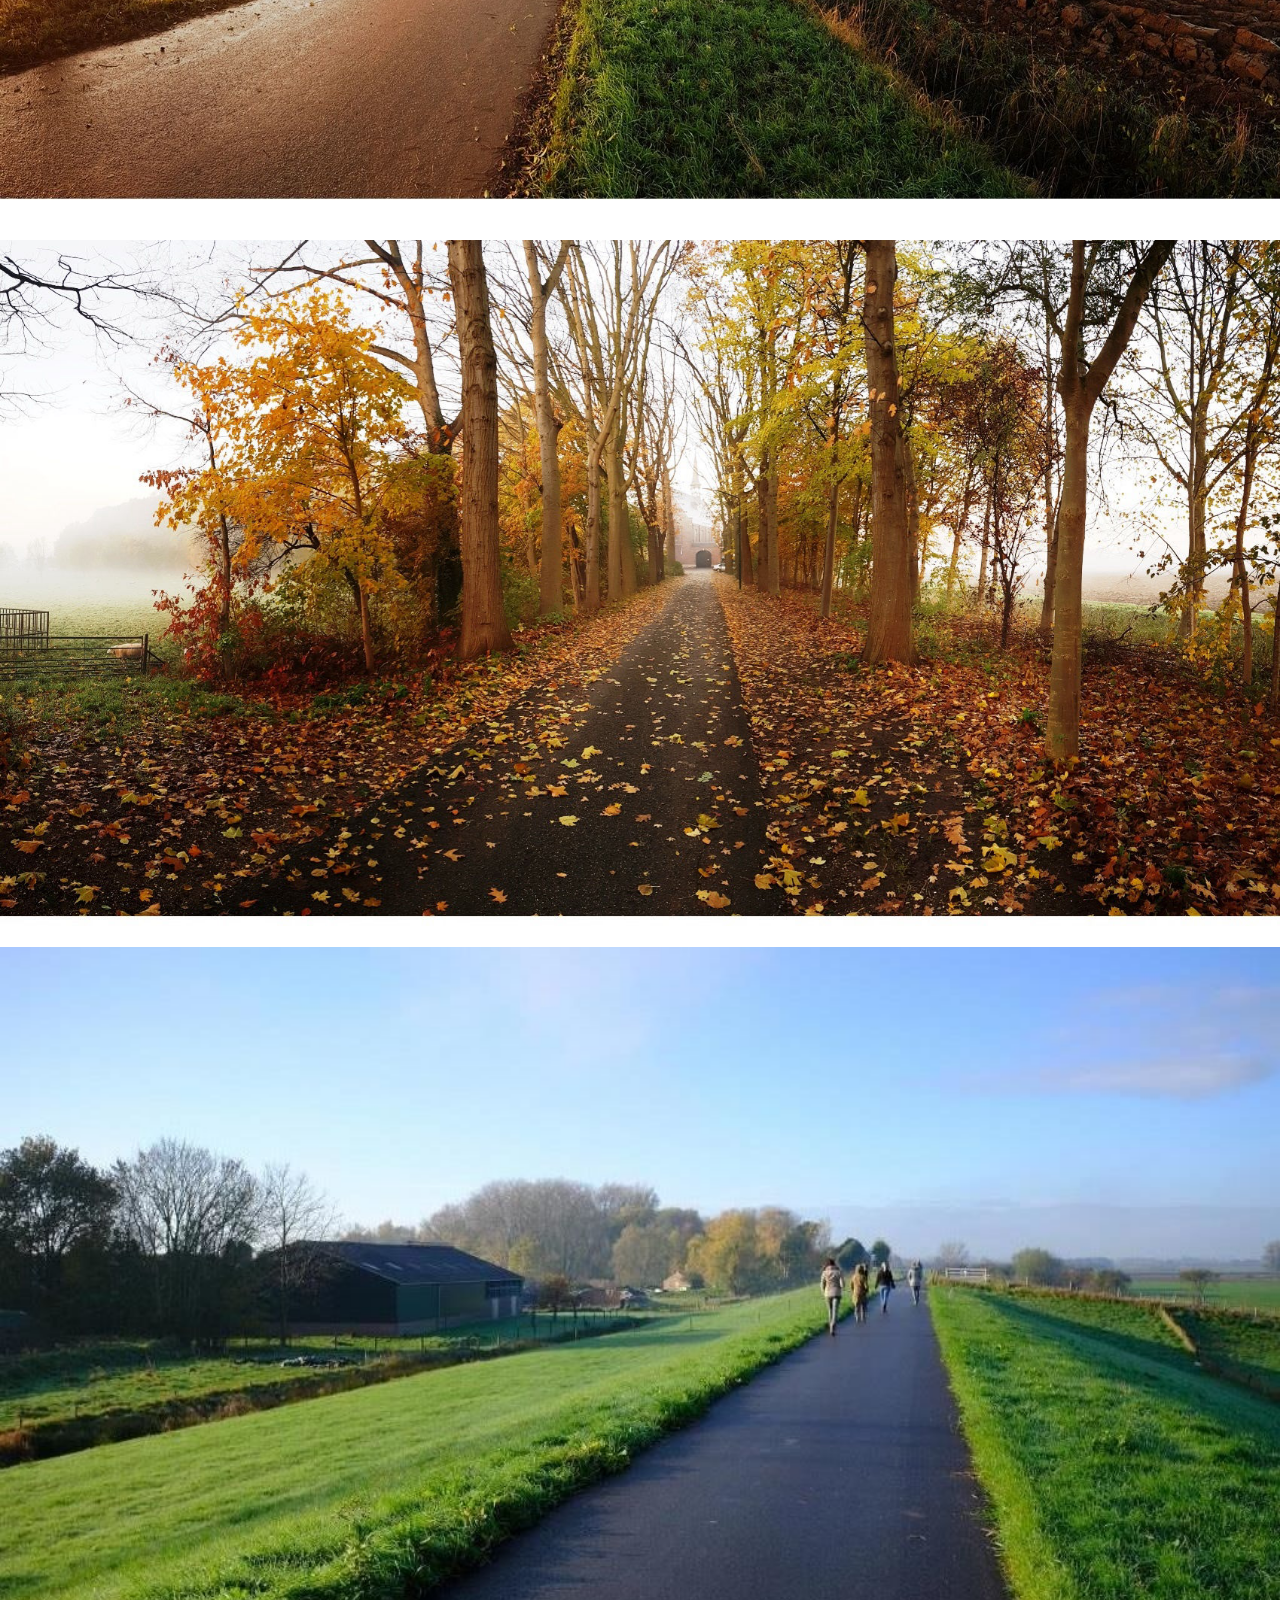
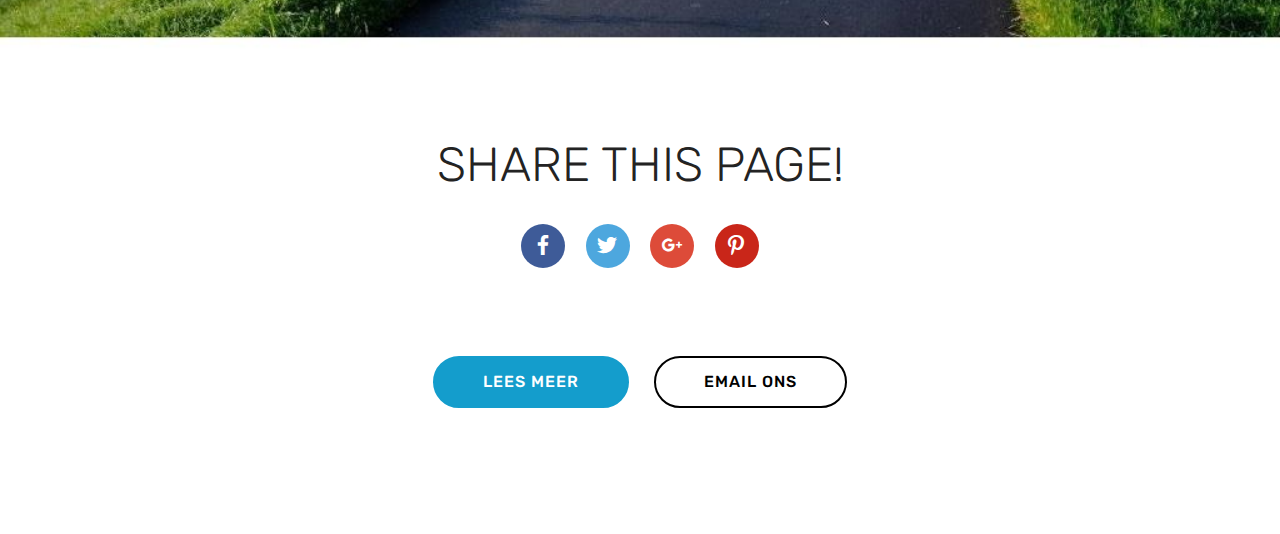
<file: index1.github.io.html>
<!DOCTYPE html>
<html >
<head>
  <!-- Site made with Mobirise Website Builder v4.9.3, https://mobirise.com -->
  <meta charset="UTF-8">
  <meta http-equiv="X-UA-Compatible" content="IE=edge">
  <meta name="generator" content="Mobirise v4.9.3, mobirise.com">
  <meta name="viewport" content="width=device-width, initial-scale=1, minimum-scale=1">
  <link rel="shortcut icon" href="assets/images/2000px-love-heart-svg.svg-128x116.png" type="image/x-icon">
  <meta name="description" content="Ineenhutjeopdehei organiseert van 6 t/m 10 maart een vierdaagse stilte retraite in Velp, Noord-Brabant. Deze retraite is voor iedereen die graag eens een stilte retraite wil ondergaan: voor de allereerste keer, of omdat je al eens eerder een vierdaagse Re-treat je Hart deed en graag nóg eens in de stilte wil oplossen.  Maximaal aantal deelnemers: 12. ">
  <title>Stilte retraite 6 t/m 10 maart 2019: nog enkele plaatsen vrij!</title>
  <link rel="stylesheet" href="assets/web/assets/mobirise-icons/mobirise-icons.css">
  <link rel="stylesheet" href="assets/tether/tether.min.css">
  <link rel="stylesheet" href="assets/bootstrap/css/bootstrap.min.css">
  <link rel="stylesheet" href="assets/bootstrap/css/bootstrap-grid.min.css">
  <link rel="stylesheet" href="assets/bootstrap/css/bootstrap-reboot.min.css">
  <link rel="stylesheet" href="assets/socicon/css/styles.css">
  <link rel="stylesheet" href="assets/theme/css/style.css">
  <link rel="stylesheet" href="assets/mobirise/css/mbr-additional.css" type="text/css">
  
  
  
</head>
<body>
  <section class="header1 cid-qL8zIX2jlU" id="header1-1">

    

    

    <div class="container">
        <div class="row justify-content-md-center">
            <div class="mbr-white col-md-10">
                <h1 class="mbr-section-title align-center mbr-bold pb-3 mbr-fonts-style display-1">&nbsp;STILTE RETRAITE</h1>
                <h3 class="mbr-section-subtitle align-center mbr-light pb-3 mbr-fonts-style display-2"><em>Iets voor jou?&nbsp;</em></h3>
                <p class="mbr-text align-center pb-3 mbr-fonts-style display-7">
                    <br>Ineenhutjeopdehei organiseert van 6 t/m 10 maart een vierdaagse stilte retraite in Velp, Noord-Brabant. Deze retraite is voor iedereen die graag eens een stilte retraite wil ondergaan: voor de allereerste keer, of omdat je al eens eerder een vierdaagse Re-treat je Hart deed en graag nóg eens in de stilte wil oplossen. Geinteresseerd? Lees meer op onze website of neem direct contact op met retraite begeleider Robbert van Bruggen. Maximaal aantal deelnemers: 12.&nbsp;<br><br></p>
                <div class="mbr-section-btn align-center"><a class="btn btn-md btn-primary display-4" href="http://www.ineenhutjeopdehei.nl/agenda/re-treat-6-10-maart-2019"><span class="mbri-responsive mbr-iconfont mbr-iconfont-btn"></span>
                        LEES MEER</a>
                    <a class="btn btn-md btn-white-outline display-4" href="http://www.ineenhutjeopdehei.nl/contact"><span class="mbri-chat mbr-iconfont mbr-iconfont-btn"></span>
                        CONTACT ONS!</a></div>
            </div>
        </div>
    </div>

</section>

<section class="engine"><a href="https://mobirise.info/d">site maker</a></section><section class="mbr-section article content1 cid-qL8QtBWfr7" id="content1-2">
    
     

    <div class="container">
        <div class="media-container-row">
            <div class="mbr-text col-12 col-md-8 mbr-fonts-style display-7"><strong>Een unieke locatie.</strong>&nbsp;Deze vierdaagse stilte retraite vindt plaats in het trainingscentrum naast het eeuwenoude klooster van de Capucijnen in Velp/Grave, gelegen aan de prachtige uiterwaarden van de Maas. Dit plekje is enige jaren geleden door een van de omroepen verkozen tot het 'stilte plekje van Nederland'. <strong>Hieronder een foto-impressie</strong> van het het klooster, de tuinen en de directe omgeving van het tot de verbeelding sprekende complex!&nbsp;</div>
        </div>
    </div>
</section>

<section class="cid-qL8RmMaC9e" id="image2-3">

    

    <figure class="mbr-figure">
        <div class="image-block" style="width: 100%;">
            <img src="assets/images/a1-2000x1217.jpg" alt="Mobirise" title="">
            <figcaption class="mbr-figure-caption mbr-figure-caption-over">
                <div class="container pb-5 mbr-white align-center mbr-fonts-style display-1"></div>
            </figcaption>
        </div>
    </figure>
</section>

<section class="cid-qL8RzIiTB2" id="image2-4">

    

    <figure class="mbr-figure">
        <div class="image-block" style="width: 100%;">
            <img src="assets/images/d-1698x946.jpg" alt="Mobirise" title="">
            <figcaption class="mbr-figure-caption mbr-figure-caption-over">
                <div class="container pb-5 mbr-white align-center mbr-fonts-style display-1"></div>
            </figcaption>
        </div>
    </figure>
</section>

<section class="cid-qL980MMUVh" id="image2-7">

    

    <figure class="mbr-figure">
        <div class="image-block" style="width: 100%;">
            <img src="assets/images/j-1700x898.jpg" alt="Mobirise" title="">
            <figcaption class="mbr-figure-caption mbr-figure-caption-over">
                <div class="container pb-5 mbr-white align-center mbr-fonts-style display-1"></div>
            </figcaption>
        </div>
    </figure>
</section>

<section class="cid-qL98auiOhY" id="image2-8">

    

    <figure class="mbr-figure">
        <div class="image-block" style="width: 100%;">
            <img src="assets/images/b-1690x914.jpg" alt="Mobirise" title="">
            <figcaption class="mbr-figure-caption mbr-figure-caption-over">
                <div class="container pb-5 mbr-white align-center mbr-fonts-style display-1"></div>
            </figcaption>
        </div>
    </figure>
</section>

<section class="cid-qL98fdZjm0" id="image2-9">

    

    <figure class="mbr-figure">
        <div class="image-block" style="width: 100%;">
            <img src="assets/images/g-1736x966.jpg" alt="Mobirise" title="">
            <figcaption class="mbr-figure-caption mbr-figure-caption-over">
                <div class="container pb-5 mbr-white align-center mbr-fonts-style display-1"></div>
            </figcaption>
        </div>
    </figure>
</section>

<section class="cid-qL8Tyl6lUc" id="image2-6">

    

    <figure class="mbr-figure">
        <div class="image-block" style="width: 100%;">
            <img src="assets/images/a-1691x936.jpg" alt="Mobirise" title="">
            <figcaption class="mbr-figure-caption mbr-figure-caption-over">
                <div class="container pb-5 mbr-white align-center mbr-fonts-style display-1"></div>
            </figcaption>
        </div>
    </figure>
</section>

<section class="cid-qL98v9QAHd" id="image2-b">

    

    <figure class="mbr-figure">
        <div class="image-block" style="width: 100%;">
            <img src="assets/images/20171119-83912-1600x902.jpg" alt="Mobirise" title="">
            <figcaption class="mbr-figure-caption mbr-figure-caption-over">
                <div class="container pb-5 mbr-white align-center mbr-fonts-style display-1"></div>
            </figcaption>
        </div>
    </figure>
</section>

<section class="cid-qL98pH4RbX" id="image2-a">

    

    <figure class="mbr-figure">
        <div class="image-block" style="width: 100%;">
            <img src="assets/images/e-1700x886.jpg" alt="Mobirise" title="">
            <figcaption class="mbr-figure-caption mbr-figure-caption-over">
                <div class="container pb-5 mbr-white align-center mbr-fonts-style display-1"></div>
            </figcaption>
        </div>
    </figure>
</section>

<section class="cid-qL98yyR0R3" id="image2-c">

    

    <figure class="mbr-figure">
        <div class="image-block" style="width: 100%;">
            <img src="assets/images/1a-1700x940.jpg" alt="Mobirise" title="">
            <figcaption class="mbr-figure-caption mbr-figure-caption-over">
                <div class="container pb-5 mbr-white align-center mbr-fonts-style display-1"></div>
            </figcaption>
        </div>
    </figure>
</section>

<section class="cid-qL994zWEg6" id="image2-d">

    

    <figure class="mbr-figure">
        <div class="image-block" style="width: 100%;">
            <img src="assets/images/dscf3267-1024x583.jpg" alt="Mobirise" title="">
            <figcaption class="mbr-figure-caption mbr-figure-caption-over">
                <div class="container pb-5 mbr-white align-center mbr-fonts-style display-4"></div>
            </figcaption>
        </div>
    </figure>
</section>

<section class="cid-qLww6Qgjqb" id="social-buttons3-2q">
    
    

    

    <div class="container">
        <div class="media-container-row">
            <div class="col-md-8 align-center">
                <h2 class="pb-3 mbr-section-title mbr-fonts-style display-2">
                    SHARE THIS PAGE!
                </h2>
                <div>
                    <div class="mbr-social-likes">
                        <span class="btn btn-social socicon-bg-facebook facebook mx-2" title="Share link on Facebook">
                            <i class="socicon socicon-facebook"></i>
                        </span>
                        <span class="btn btn-social twitter socicon-bg-twitter mx-2" title="Share link on Twitter">
                            <i class="socicon socicon-twitter"></i>
                        </span>
                        <span class="btn btn-social plusone socicon-bg-googleplus mx-2" title="Share link on Google+">
                            <i class="socicon socicon-googleplus"></i>
                        </span>
                        
                        
                        <span class="btn btn-social pinterest socicon-bg-pinterest mx-2" title="Share link on Pinterest">
                            <i class="socicon socicon-pinterest"></i>
                        </span>
                        
                    </div>
                </div>
            </div>
        </div>
    </div>
</section>

<section class="mbr-section content8 cid-qLwxrZUPPq" id="content8-2t">

    

    <div class="container">
        <div class="media-container-row title">
            <div class="col-12 col-md-8">
                <div class="mbr-section-btn align-center"><a class="btn btn-primary display-4" href="http://www.ineenhutjeopdehei.nl/agenda/de-belofte-van-het-zwarte-ei-28-mrt-1-april-velpgrave">LEES MEER</a>
                    <a class="btn btn-black-outline display-4" href="mailto:wilnu@ineenhutjeopdehei.nl">EMAIL ONS</a></div>
            </div>
        </div>
    </div>
</section>


  <script src="assets/web/assets/jquery/jquery.min.js"></script>
  <script src="assets/popper/popper.min.js"></script>
  <script src="assets/tether/tether.min.js"></script>
  <script src="assets/bootstrap/js/bootstrap.min.js"></script>
  <script src="assets/smoothscroll/smooth-scroll.js"></script>
  <script src="assets/sociallikes/social-likes.js"></script>
  <script src="assets/theme/js/script.js"></script>
  
  
</body>
</html>
</file>
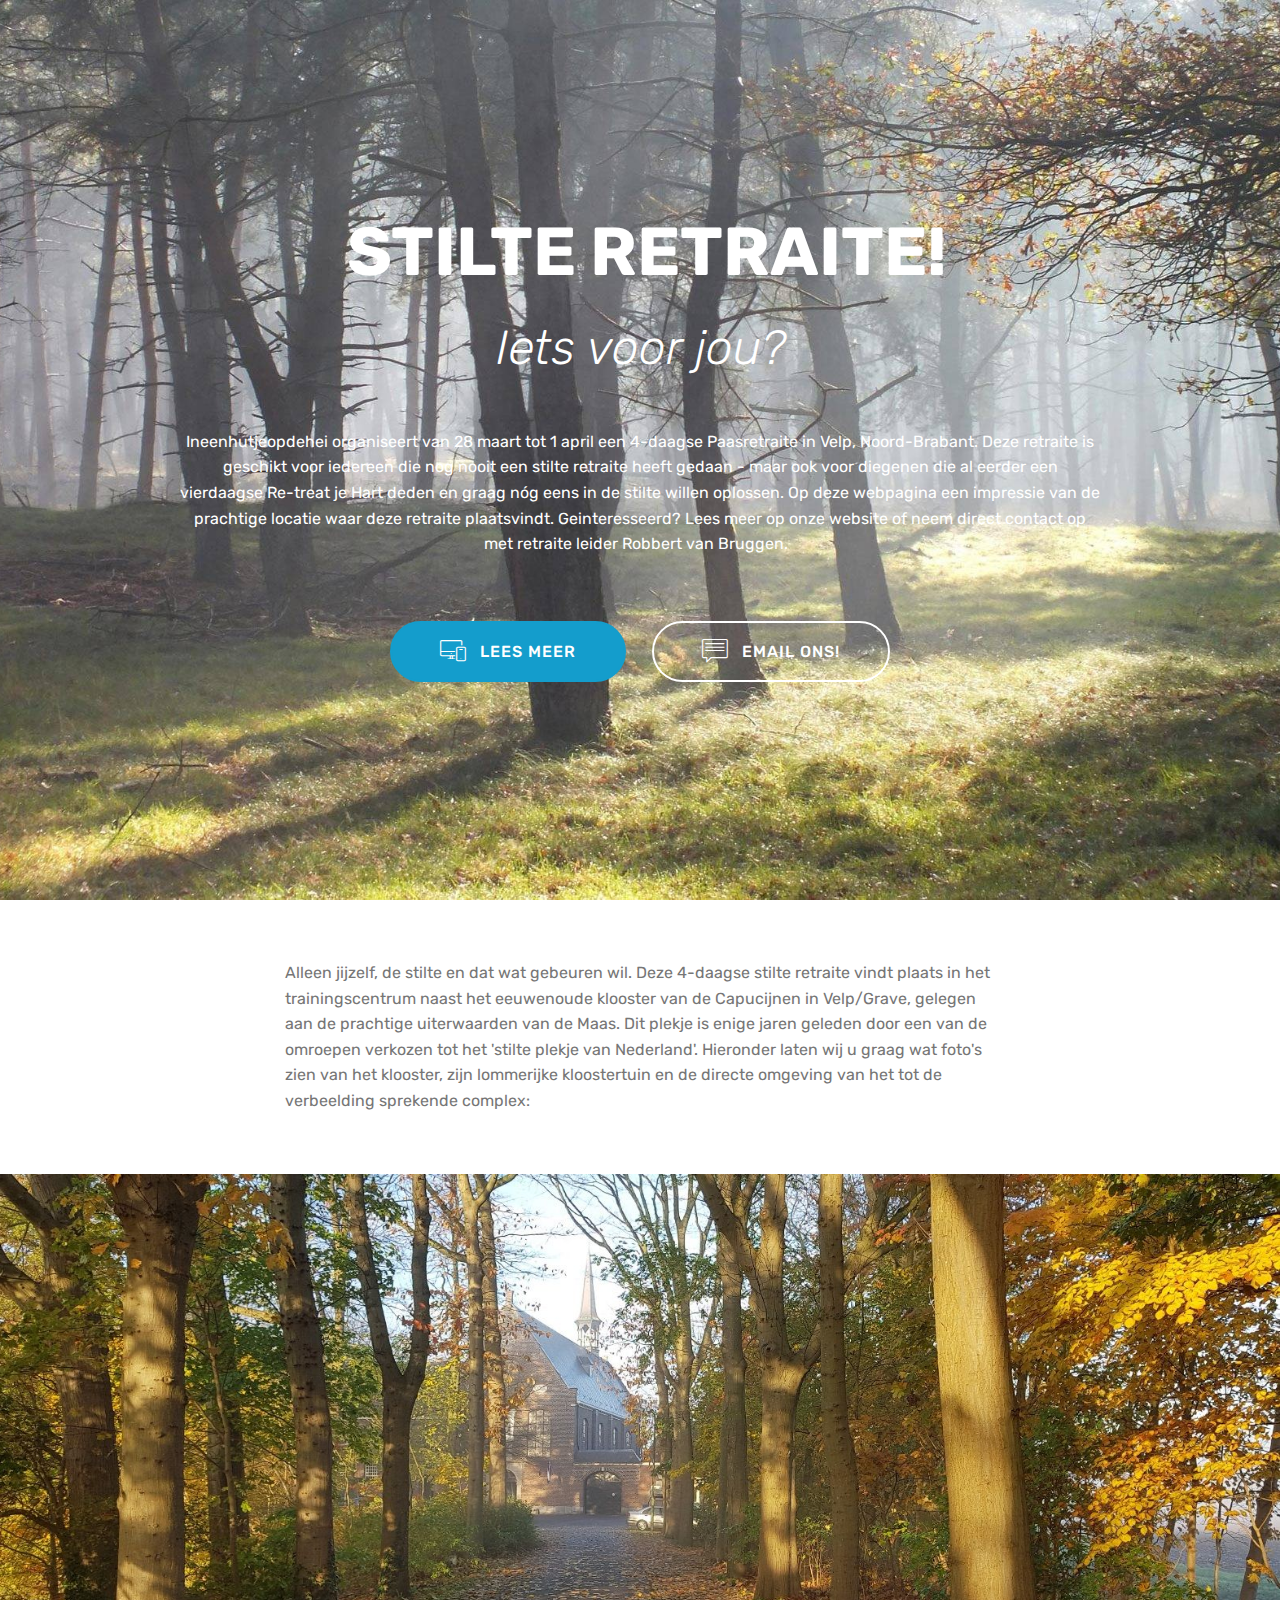
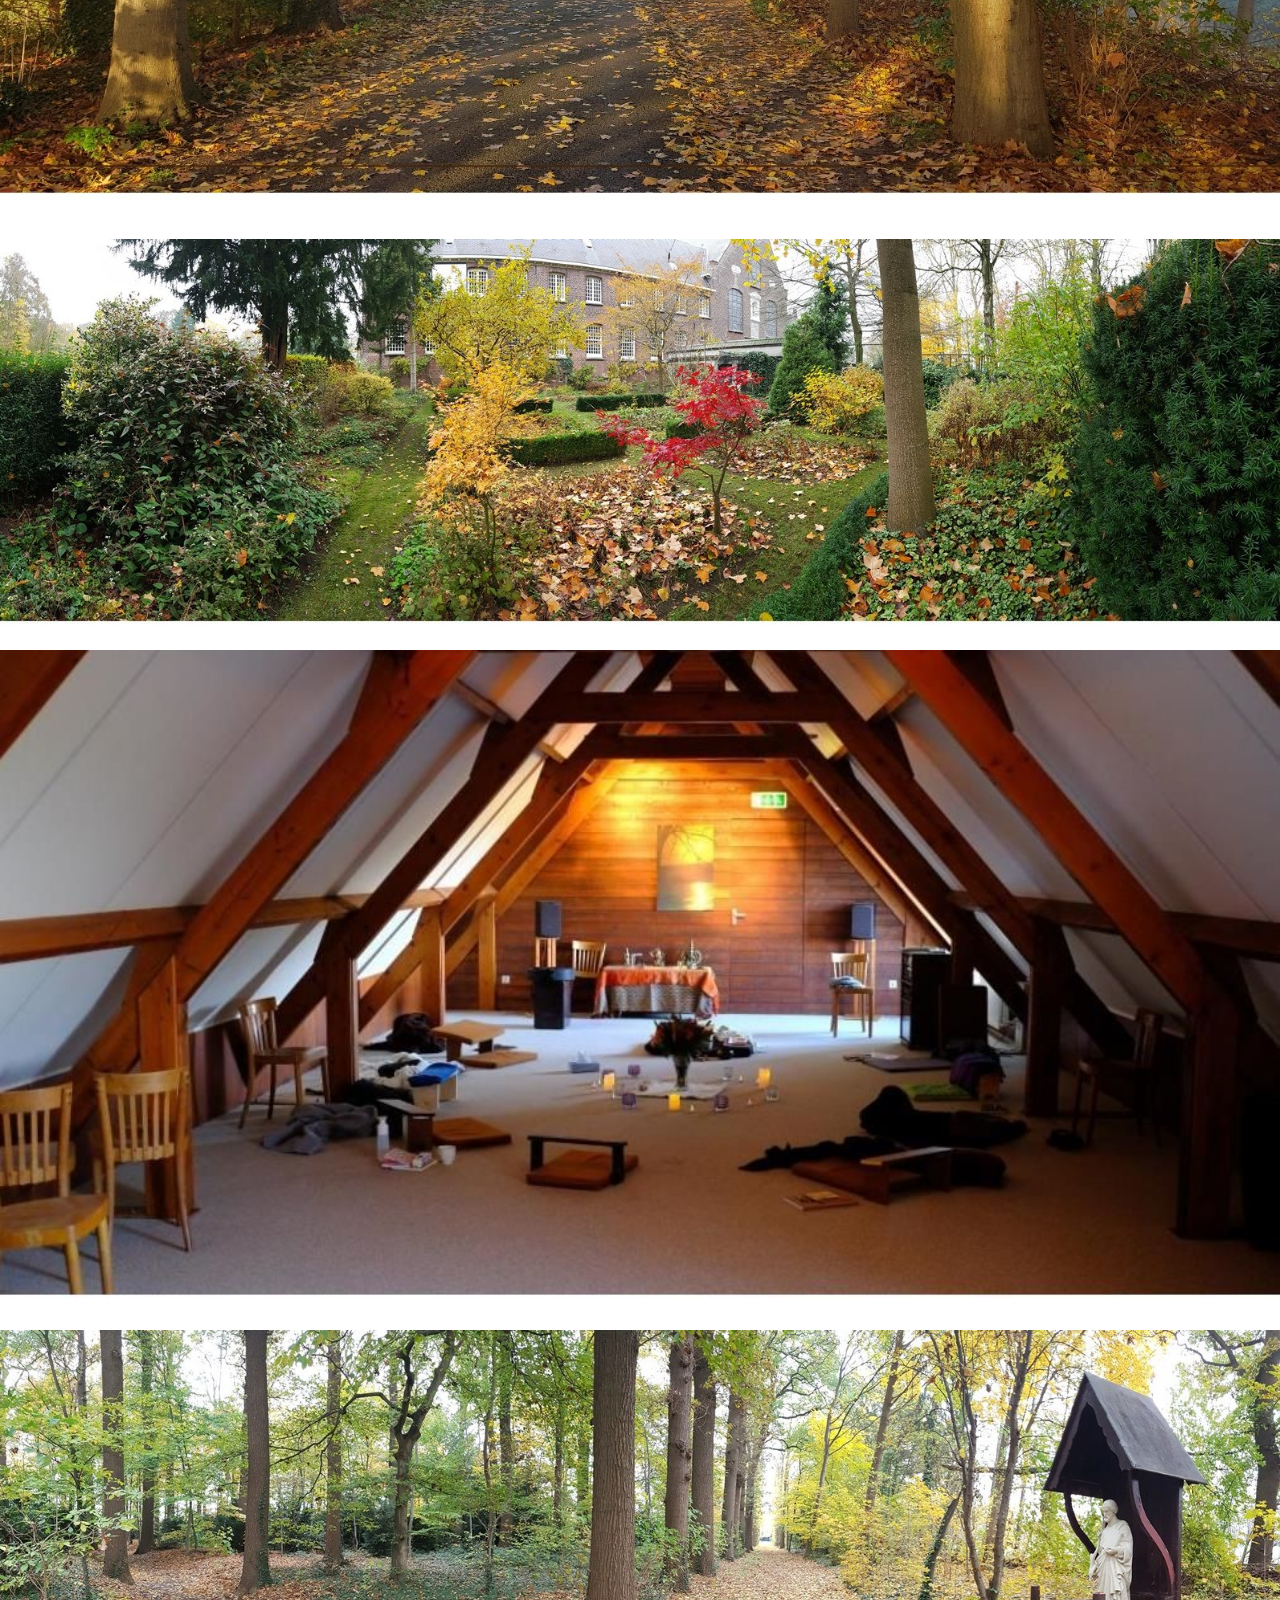
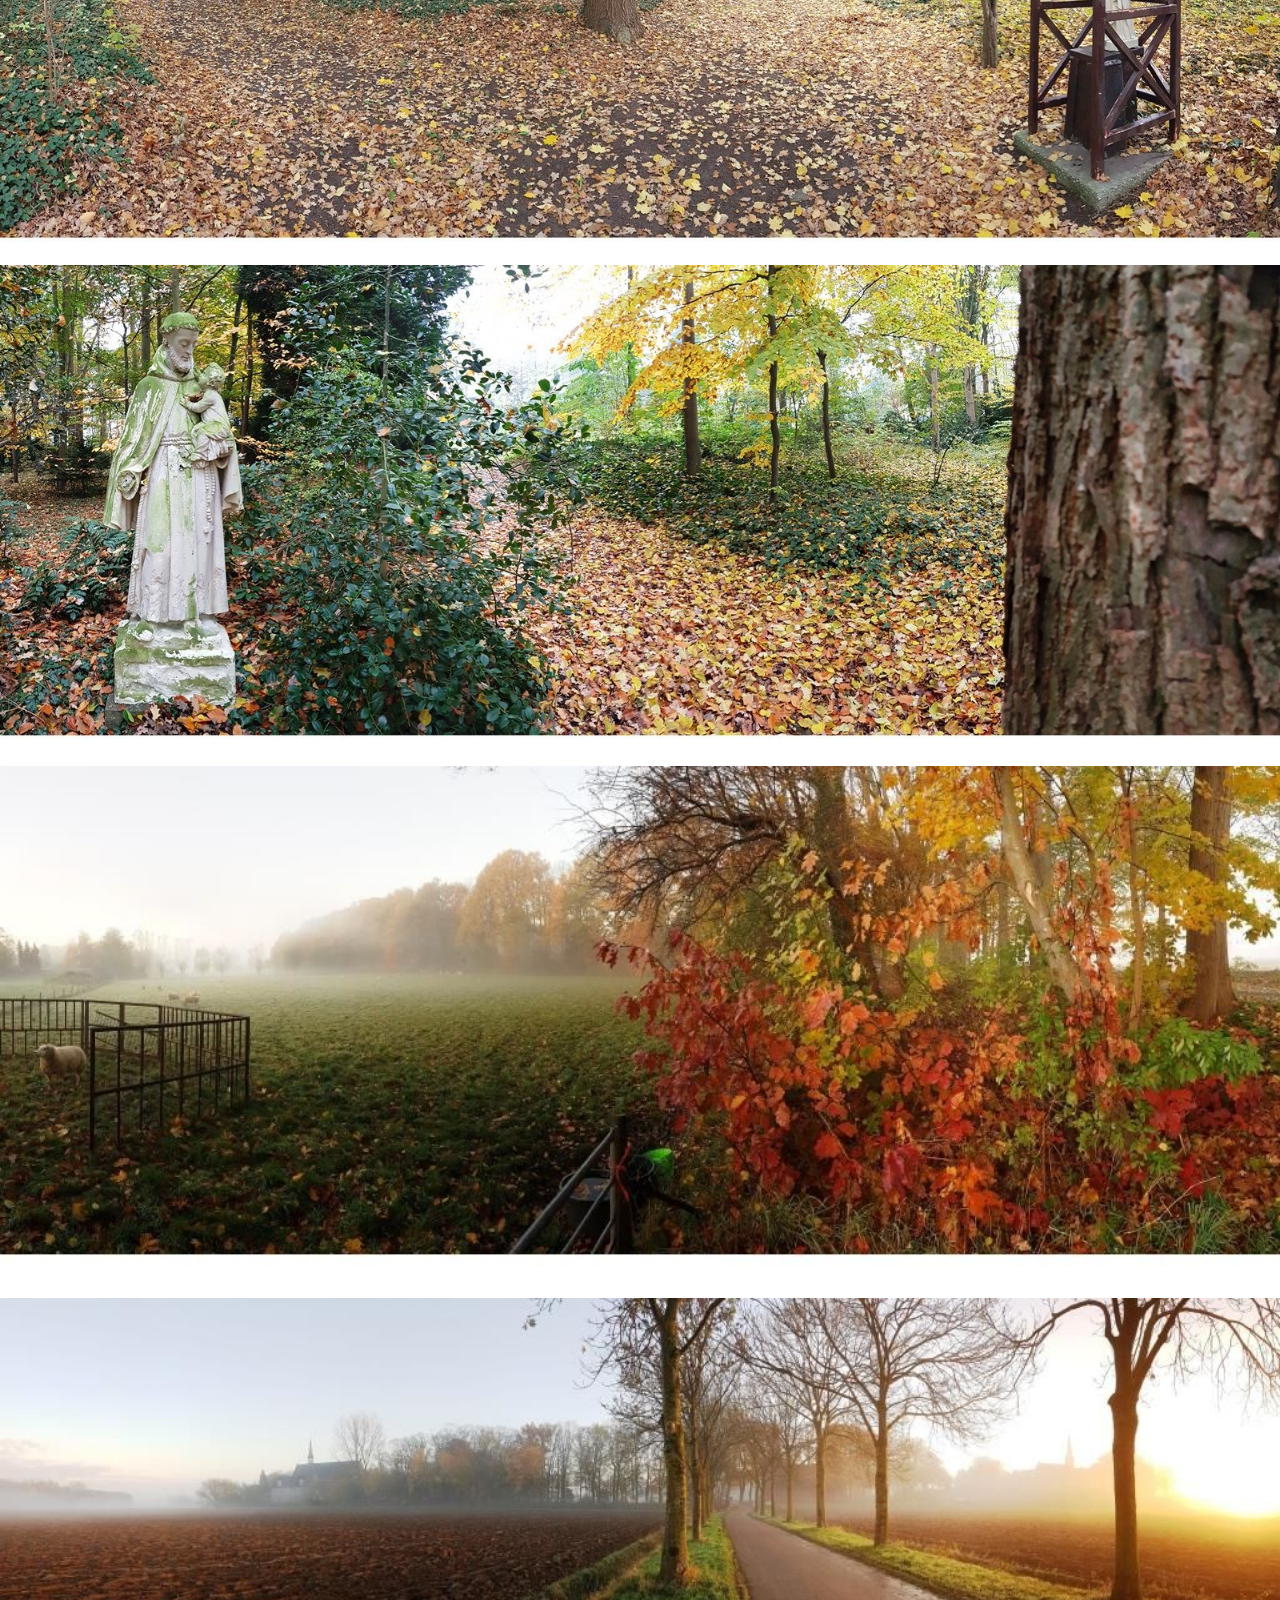
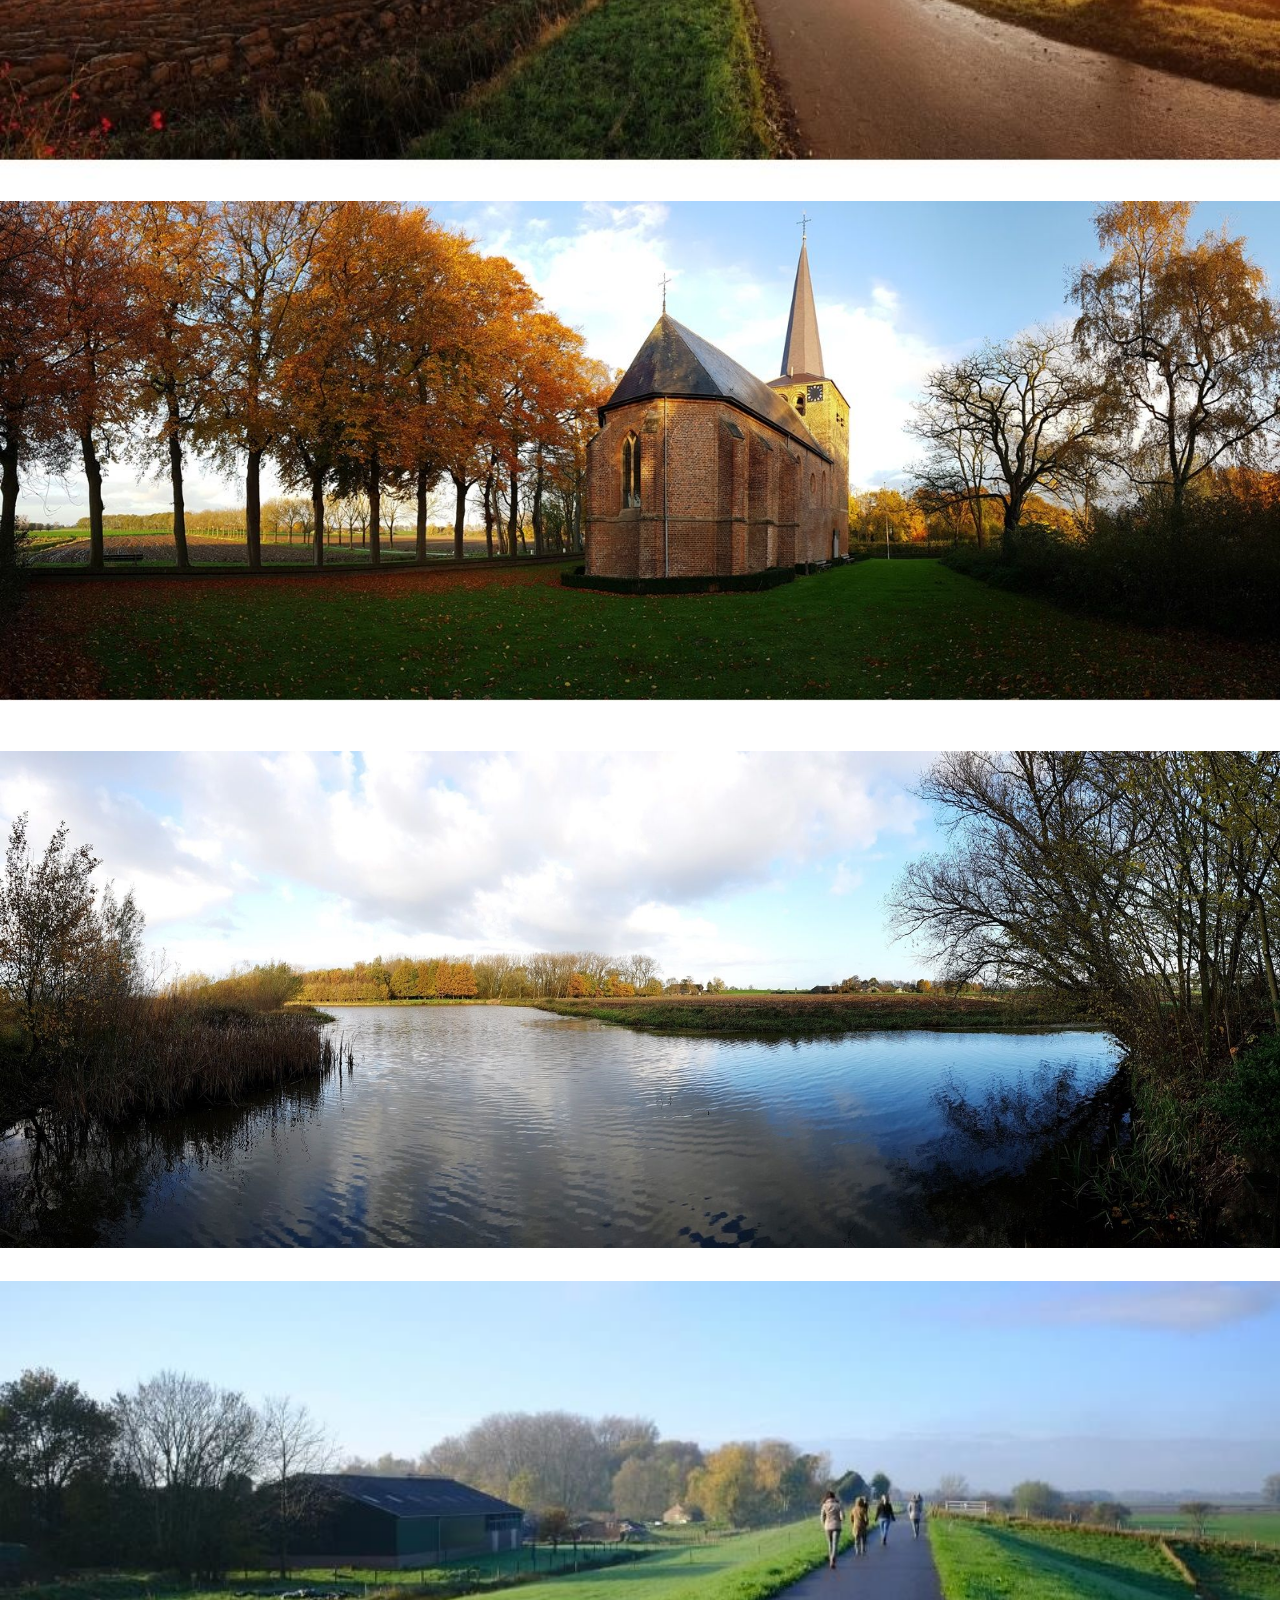
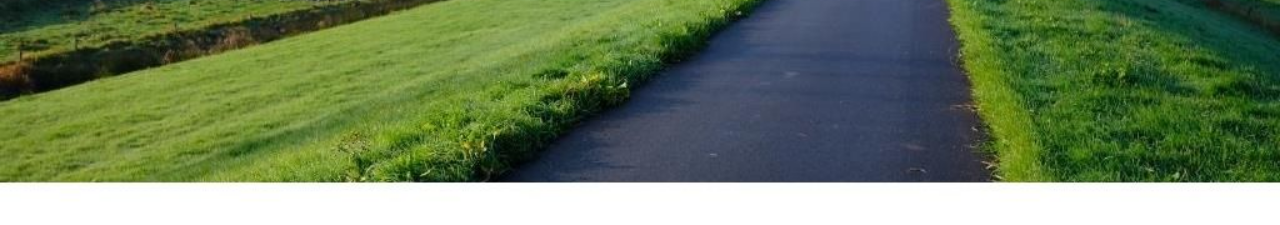
<file: Paasretraite.github.io.html>
<!DOCTYPE html>
<html >
<head>
  <!-- Site made with Mobirise Website Builder v4.6.5, https://mobirise.com -->
  <meta charset="UTF-8">
  <meta http-equiv="X-UA-Compatible" content="IE=edge">
  <meta name="generator" content="Mobirise v4.6.5, mobirise.com">
  <meta name="viewport" content="width=device-width, initial-scale=1, minimum-scale=1">
  <link rel="shortcut icon" href="assets/images/logo4.png" type="image/x-icon">
  <meta name="description" content="Ineenhutjeopdehei organiseert van 28 maart tot 1 april een 4-daagse Paasretraite in Velp, Noord-Brabant. Deze retraite is geschikt voor iedereen die nog nooit een stilte retraite heeft gedaan - maar ook voor diegenen die al eerder een vierdaagse Re-treat je Hart deden en graag nóg eens in de stilte willen oplossen. Op deze webpagina een impressie van de prachtige locatie waar deze retraite plaatsvindt. Geinteresseerd? Lees meer op onze website of neem direct contact op met retraite leider Robbert van Bruggen.  ">
  <title>Stilte retraite: iets voor jou?</title>
  <link rel="stylesheet" href="assets/web/assets/mobirise-icons/mobirise-icons.css">
  <link rel="stylesheet" href="assets/tether/tether.min.css">
  <link rel="stylesheet" href="assets/bootstrap/css/bootstrap.min.css">
  <link rel="stylesheet" href="assets/bootstrap/css/bootstrap-grid.min.css">
  <link rel="stylesheet" href="assets/bootstrap/css/bootstrap-reboot.min.css">
  <link rel="stylesheet" href="assets/theme/css/style.css">
  <link rel="stylesheet" href="assets/mobirise/css/mbr-additional.css" type="text/css">
  
  
  
</head>
<body>
  <section class="header1 cid-qL8zIX2jlU mbr-fullscreen" id="header1-1">

    

    

    <div class="container">
        <div class="row justify-content-md-center">
            <div class="mbr-white col-md-10">
                <h1 class="mbr-section-title align-center mbr-bold pb-3 mbr-fonts-style display-1">&nbsp;STILTE RETRAITE!</h1>
                <h3 class="mbr-section-subtitle align-center mbr-light pb-3 mbr-fonts-style display-2"><em>Iets voor jou?</em></h3>
                <p class="mbr-text align-center pb-3 mbr-fonts-style display-7">
                    <br>Ineenhutjeopdehei organiseert van 28 maart tot 1 april een 4-daagse Paasretraite in Velp, Noord-Brabant. Deze retraite is geschikt voor iedereen die nog nooit een stilte retraite heeft gedaan - maar ook voor diegenen die al eerder een vierdaagse Re-treat je Hart deden en graag nóg eens in de stilte willen oplossen. Op deze webpagina een impressie van de prachtige locatie waar deze retraite plaatsvindt. Geinteresseerd? Lees meer op onze website of neem direct contact op met retraite leider Robbert van Bruggen. &nbsp;<br><br></p>
                <div class="mbr-section-btn align-center"><a class="btn btn-md btn-primary display-4" href="http://www.ineenhutjeopdehei.nl/agenda/de-belofte-van-het-zwarte-ei-28-mrt-1-april-velpgrave"><span class="mbri-responsive mbr-iconfont mbr-iconfont-btn"></span>
                        LEES MEER</a>
                    <a class="btn btn-md btn-white-outline display-4" href="mailto:ikwilnu@ineenhutjeopdehei.nl"><span class="mbri-chat mbr-iconfont mbr-iconfont-btn"></span>
                        EMAIL ONS!</a></div>
            </div>
        </div>
    </div>

</section>

<section class="engine"><a href="https://mobirise.ws/n">best website builder app</a></section><section class="mbr-section article content1 cid-qL8QtBWfr7" id="content1-2">
    
     

    <div class="container">
        <div class="media-container-row">
            <div class="mbr-text col-12 col-md-8 mbr-fonts-style display-7">Alleen jijzelf, de stilte en dat wat gebeuren wil. Deze 4-daagse stilte retraite vindt plaats in het trainingscentrum naast het eeuwenoude klooster van de Capucijnen in Velp/Grave, gelegen aan de prachtige uiterwaarden van de Maas. Dit plekje is enige jaren geleden door een van de omroepen verkozen tot het 'stilte plekje van Nederland'. Hieronder laten wij u graag wat foto's zien van het klooster, zijn lommerijke kloostertuin en de directe omgeving van het tot de verbeelding sprekende complex:</div>
        </div>
    </div>
</section>

<section class="cid-qL8RmMaC9e" id="image2-3">

    

    <figure class="mbr-figure">
        <div class="image-block" style="width: 100%;">
            <img src="assets/images/1-1572x817.jpg" alt="Mobirise" title="">
            <figcaption class="mbr-figure-caption mbr-figure-caption-over">
                <div class="container pb-5 mbr-white align-center mbr-fonts-style display-1"></div>
            </figcaption>
        </div>
    </figure>
</section>

<section class="cid-qL8RzIiTB2" id="image2-4">

    

    <figure class="mbr-figure">
        <div class="image-block" style="width: 100%;">
            <img src="assets/images/2-1593x512.jpg" alt="Mobirise" title="">
            <figcaption class="mbr-figure-caption mbr-figure-caption-over">
                <div class="container pb-5 mbr-white align-center mbr-fonts-style display-1"></div>
            </figcaption>
        </div>
    </figure>
</section>

<section class="cid-qL8Tyl6lUc" id="image2-6">

    

    <figure class="mbr-figure">
        <div class="image-block" style="width: 100%;">
            <img src="assets/images/3-1013x538.jpg" alt="Mobirise" title="">
            <figcaption class="mbr-figure-caption mbr-figure-caption-over">
                <div class="container pb-5 mbr-white align-center mbr-fonts-style display-1"></div>
            </figcaption>
        </div>
    </figure>
</section>

<section class="cid-qL980MMUVh" id="image2-7">

    

    <figure class="mbr-figure">
        <div class="image-block" style="width: 100%;">
            <img src="assets/images/4-1600x669.jpg" alt="Mobirise" title="">
            <figcaption class="mbr-figure-caption mbr-figure-caption-over">
                <div class="container pb-5 mbr-white align-center mbr-fonts-style display-1"></div>
            </figcaption>
        </div>
    </figure>
</section>

<section class="cid-qL98auiOhY" id="image2-8">

    

    <figure class="mbr-figure">
        <div class="image-block" style="width: 100%;">
            <img src="assets/images/5-1600x626.jpg" alt="Mobirise" title="">
            <figcaption class="mbr-figure-caption mbr-figure-caption-over">
                <div class="container pb-5 mbr-white align-center mbr-fonts-style display-1"></div>
            </figcaption>
        </div>
    </figure>
</section>

<section class="cid-qL98fdZjm0" id="image2-9">

    

    <figure class="mbr-figure">
        <div class="image-block" style="width: 100%;">
            <img src="assets/images/6-1024x426.jpg" alt="Mobirise" title="">
            <figcaption class="mbr-figure-caption mbr-figure-caption-over">
                <div class="container pb-5 mbr-white align-center mbr-fonts-style display-1"></div>
            </figcaption>
        </div>
    </figure>
</section>

<section class="cid-qL98pH4RbX" id="image2-a">

    

    <figure class="mbr-figure">
        <div class="image-block" style="width: 100%;">
            <img src="assets/images/7-1024x402.jpg" alt="Mobirise" title="">
            <figcaption class="mbr-figure-caption mbr-figure-caption-over">
                <div class="container pb-5 mbr-white align-center mbr-fonts-style display-1"></div>
            </figcaption>
        </div>
    </figure>
</section>

<section class="cid-qL98v9QAHd" id="image2-b">

    

    <figure class="mbr-figure">
        <div class="image-block" style="width: 100%;">
            <img src="assets/images/8-1600x687.jpg" alt="Mobirise" title="">
            <figcaption class="mbr-figure-caption mbr-figure-caption-over">
                <div class="container pb-5 mbr-white align-center mbr-fonts-style display-1"></div>
            </figcaption>
        </div>
    </figure>
</section>

<section class="cid-qL98yyR0R3" id="image2-c">

    

    <figure class="mbr-figure">
        <div class="image-block" style="width: 100%;">
            <img src="assets/images/9b-1977x819.jpg" alt="Mobirise" title="">
            <figcaption class="mbr-figure-caption mbr-figure-caption-over">
                <div class="container pb-5 mbr-white align-center mbr-fonts-style display-1"></div>
            </figcaption>
        </div>
    </figure>
</section>

<section class="cid-qL994zWEg6" id="image2-d">

    

    <figure class="mbr-figure">
        <div class="image-block" style="width: 100%;">
            <img src="assets/images/10-1024x435.jpg" alt="Mobirise" title="">
            <figcaption class="mbr-figure-caption mbr-figure-caption-over">
                <div class="container pb-5 mbr-white align-center mbr-fonts-style display-4"></div>
            </figcaption>
        </div>
    </figure>
</section>


  <script src="assets/web/assets/jquery/jquery.min.js"></script>
  <script src="assets/popper/popper.min.js"></script>
  <script src="assets/tether/tether.min.js"></script>
  <script src="assets/bootstrap/js/bootstrap.min.js"></script>
  <script src="assets/smoothscroll/smooth-scroll.js"></script>
  <script src="assets/theme/js/script.js"></script>
  
  
</body>
</html>
</file>
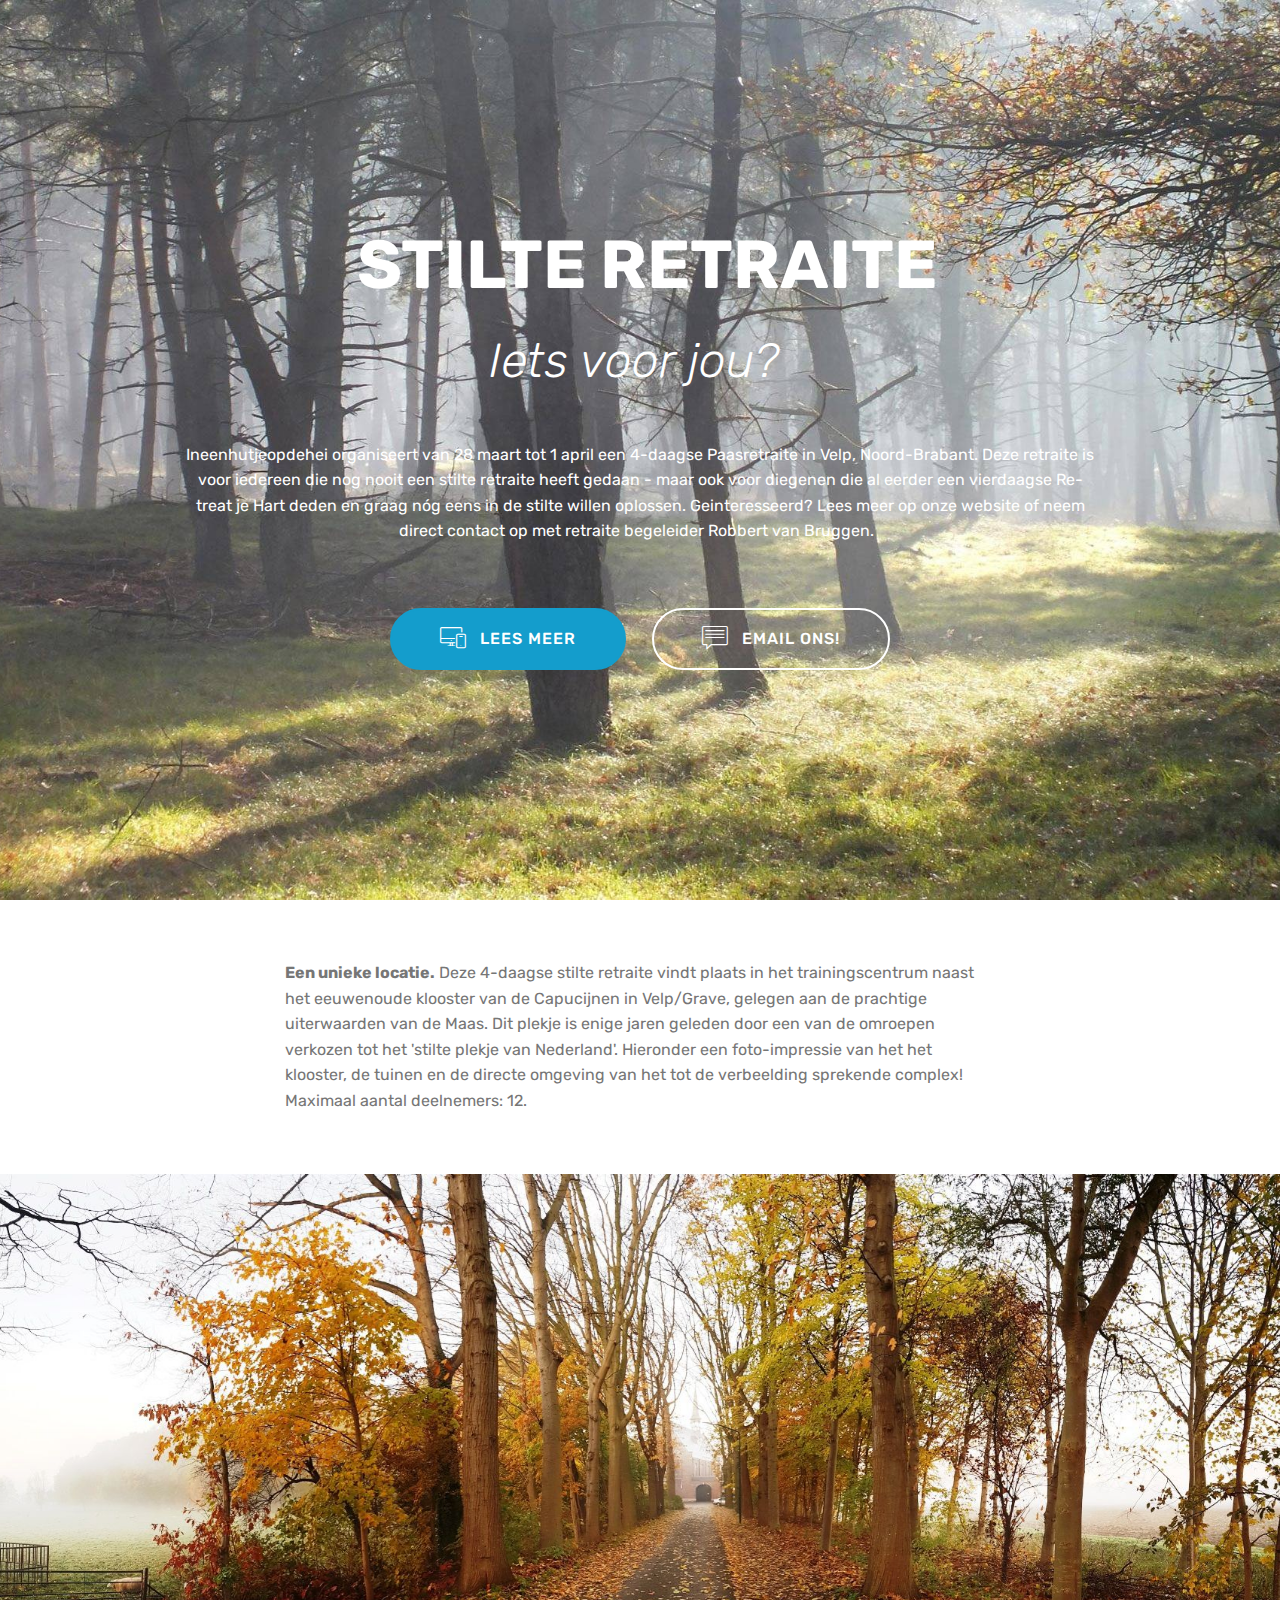
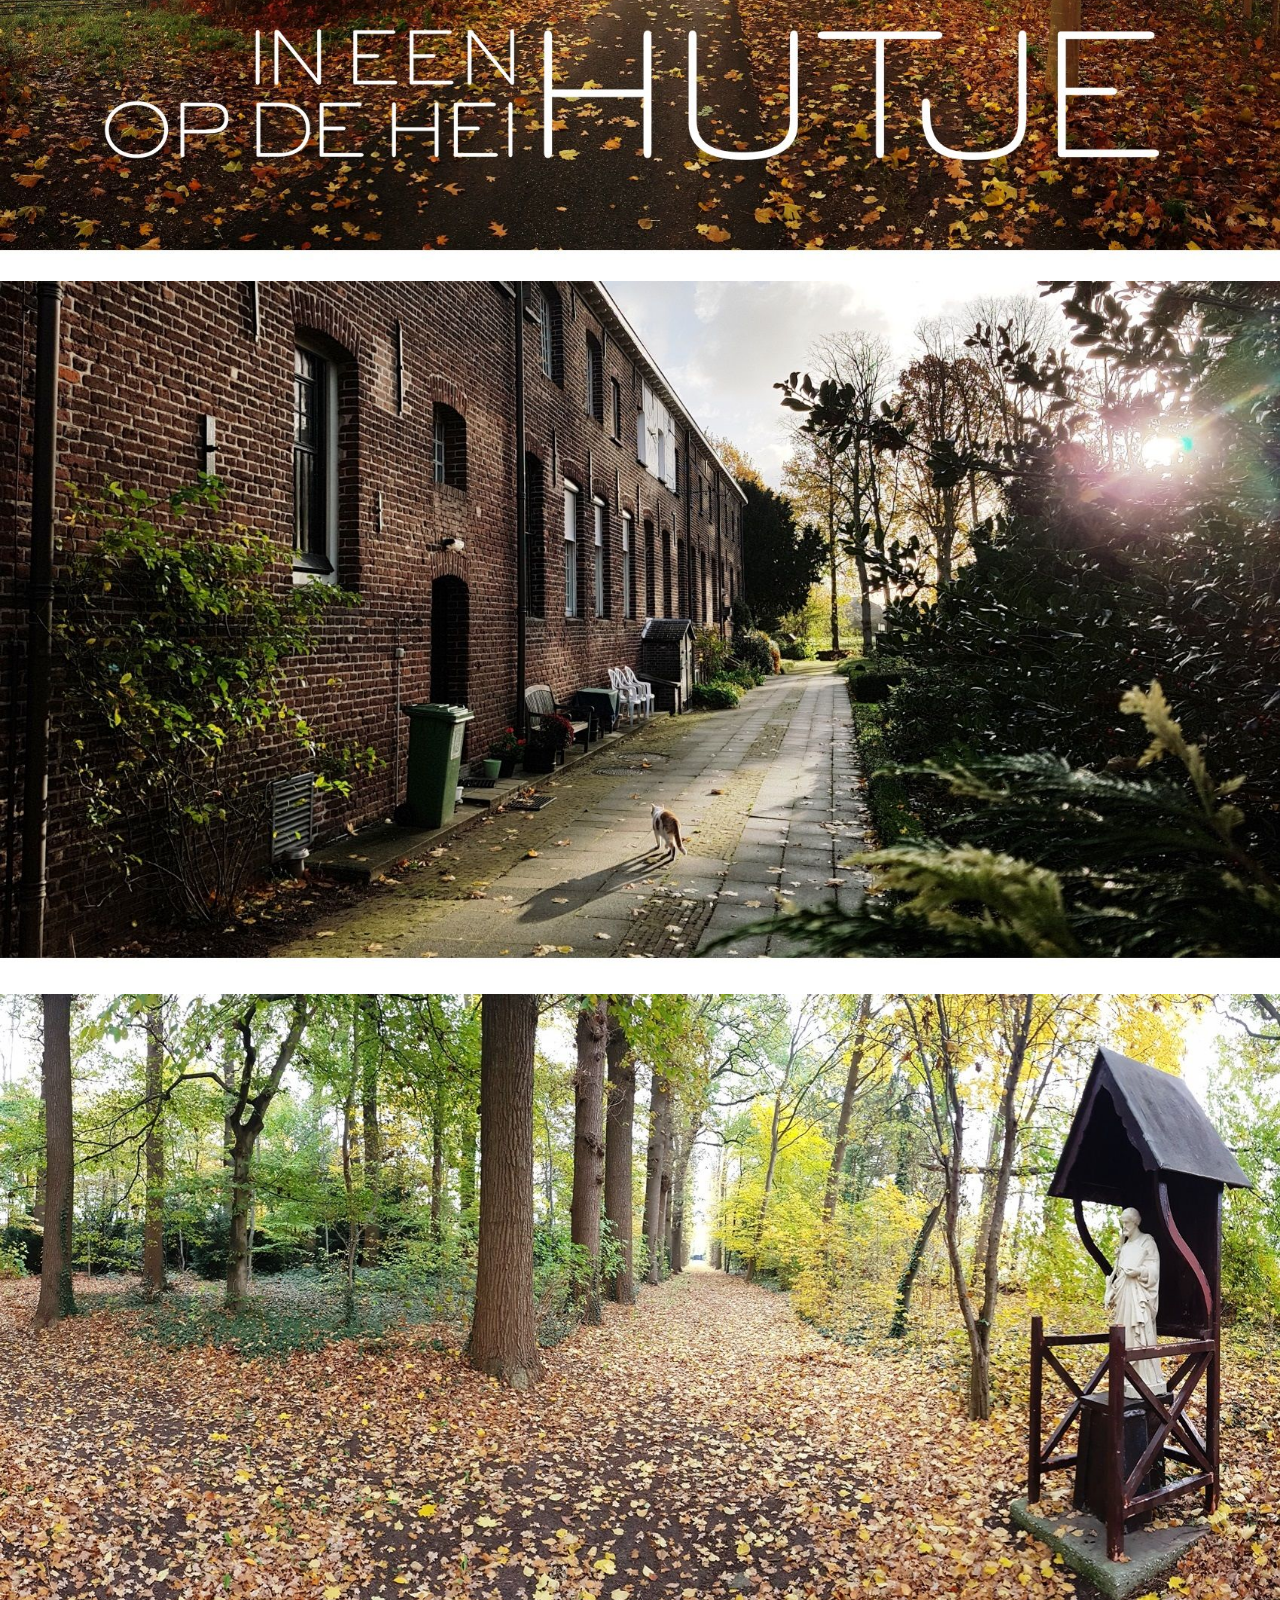
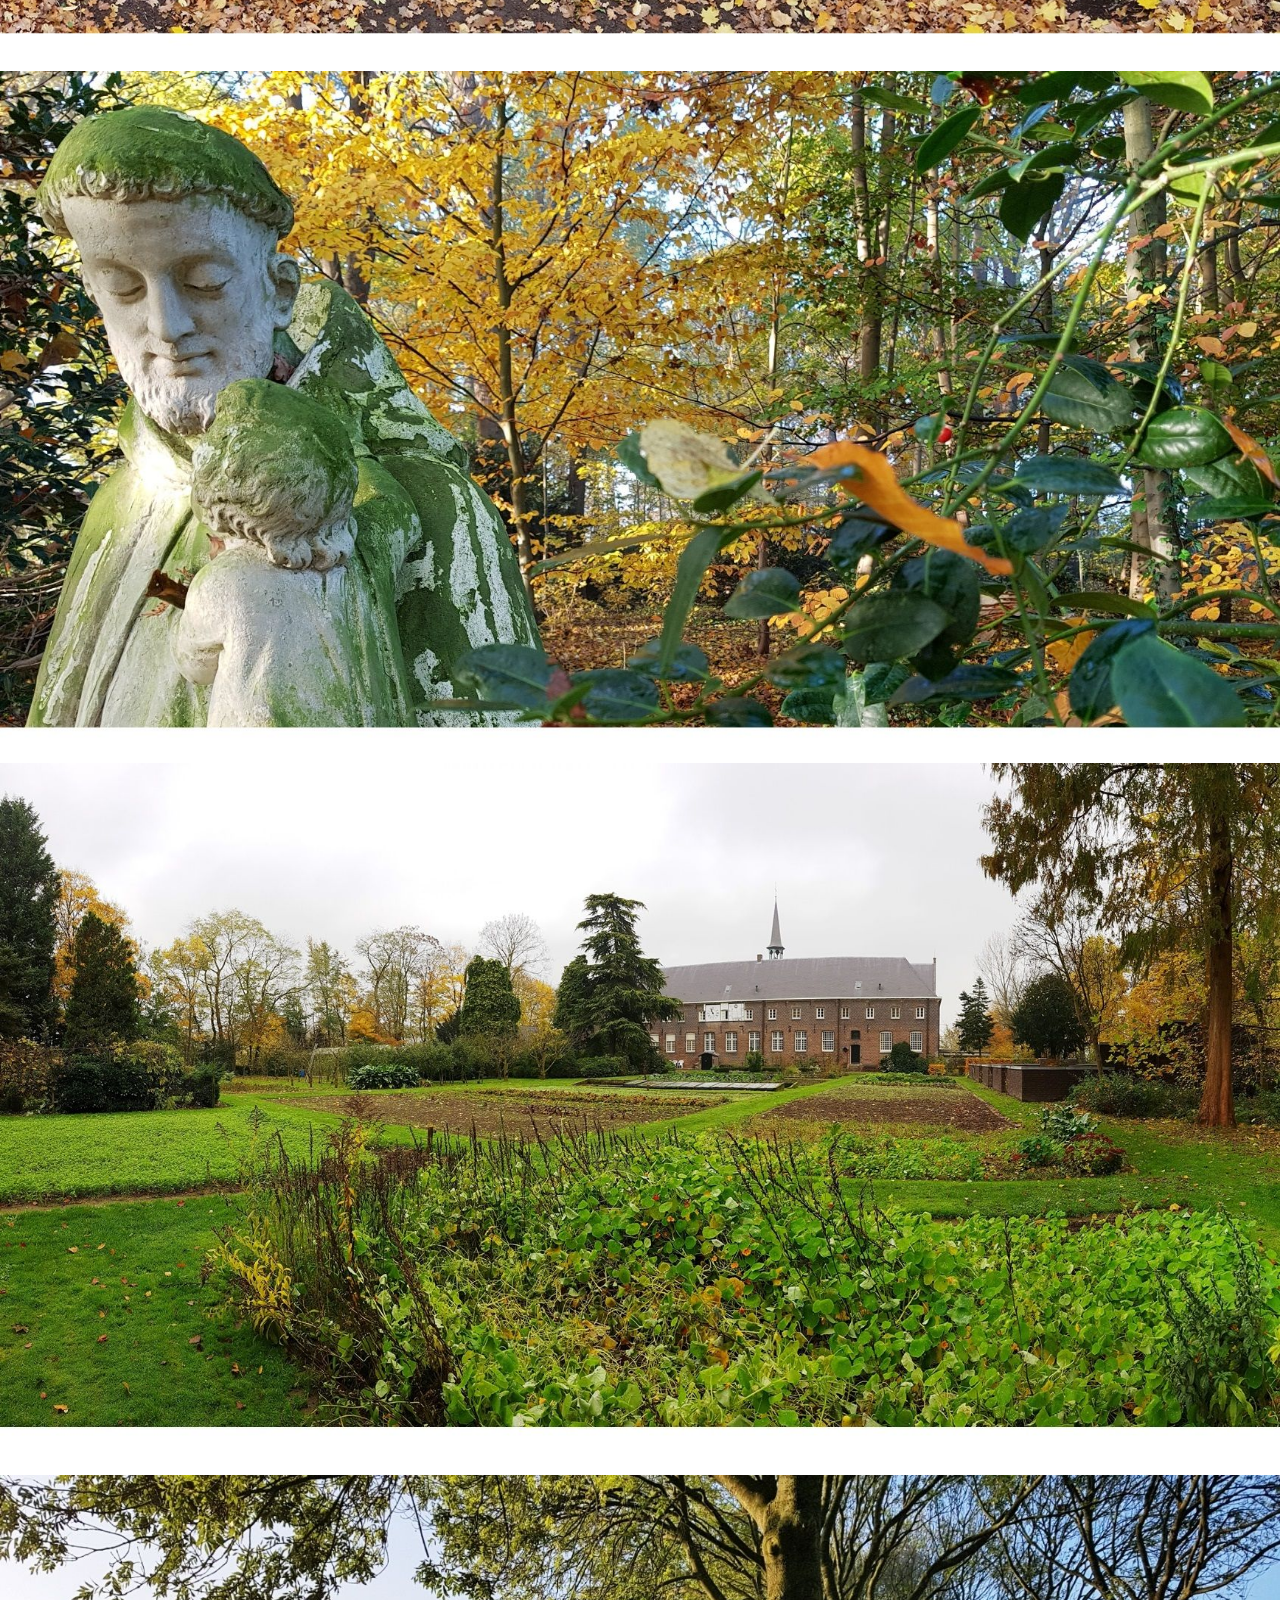
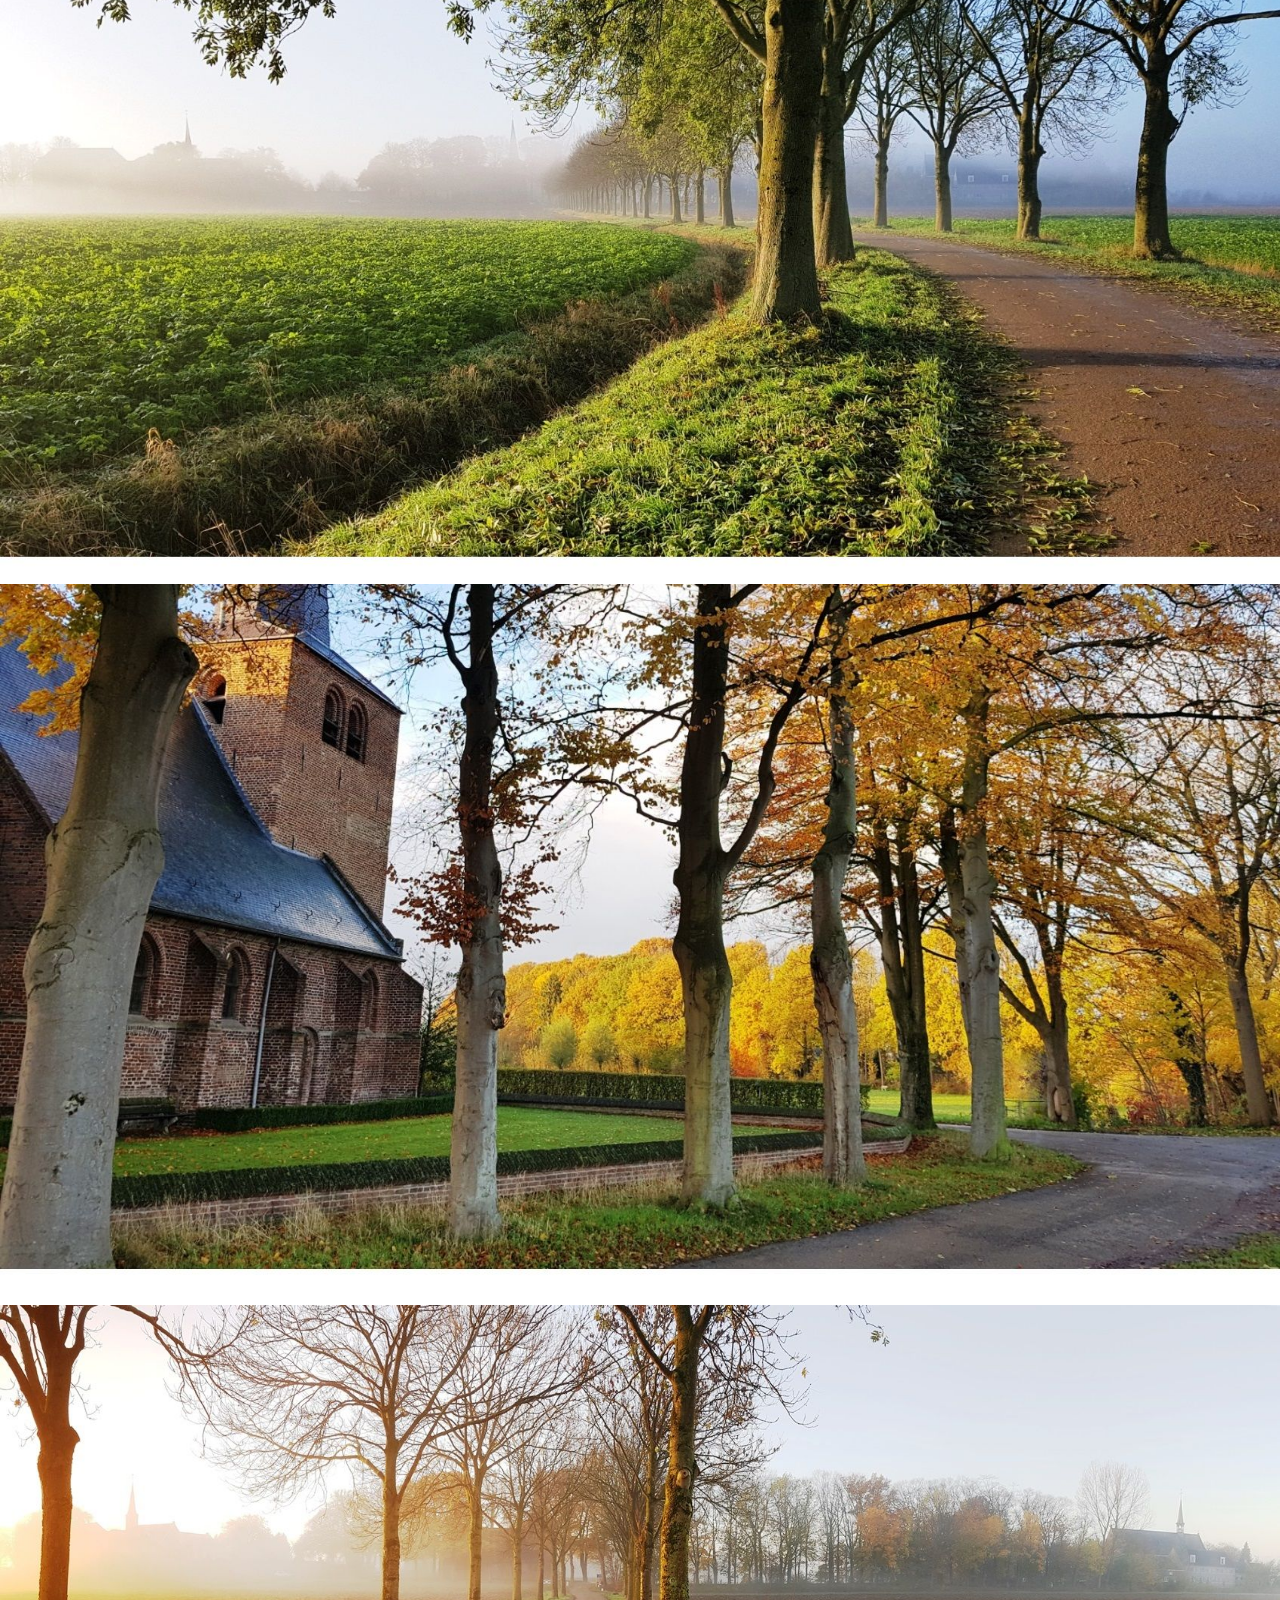
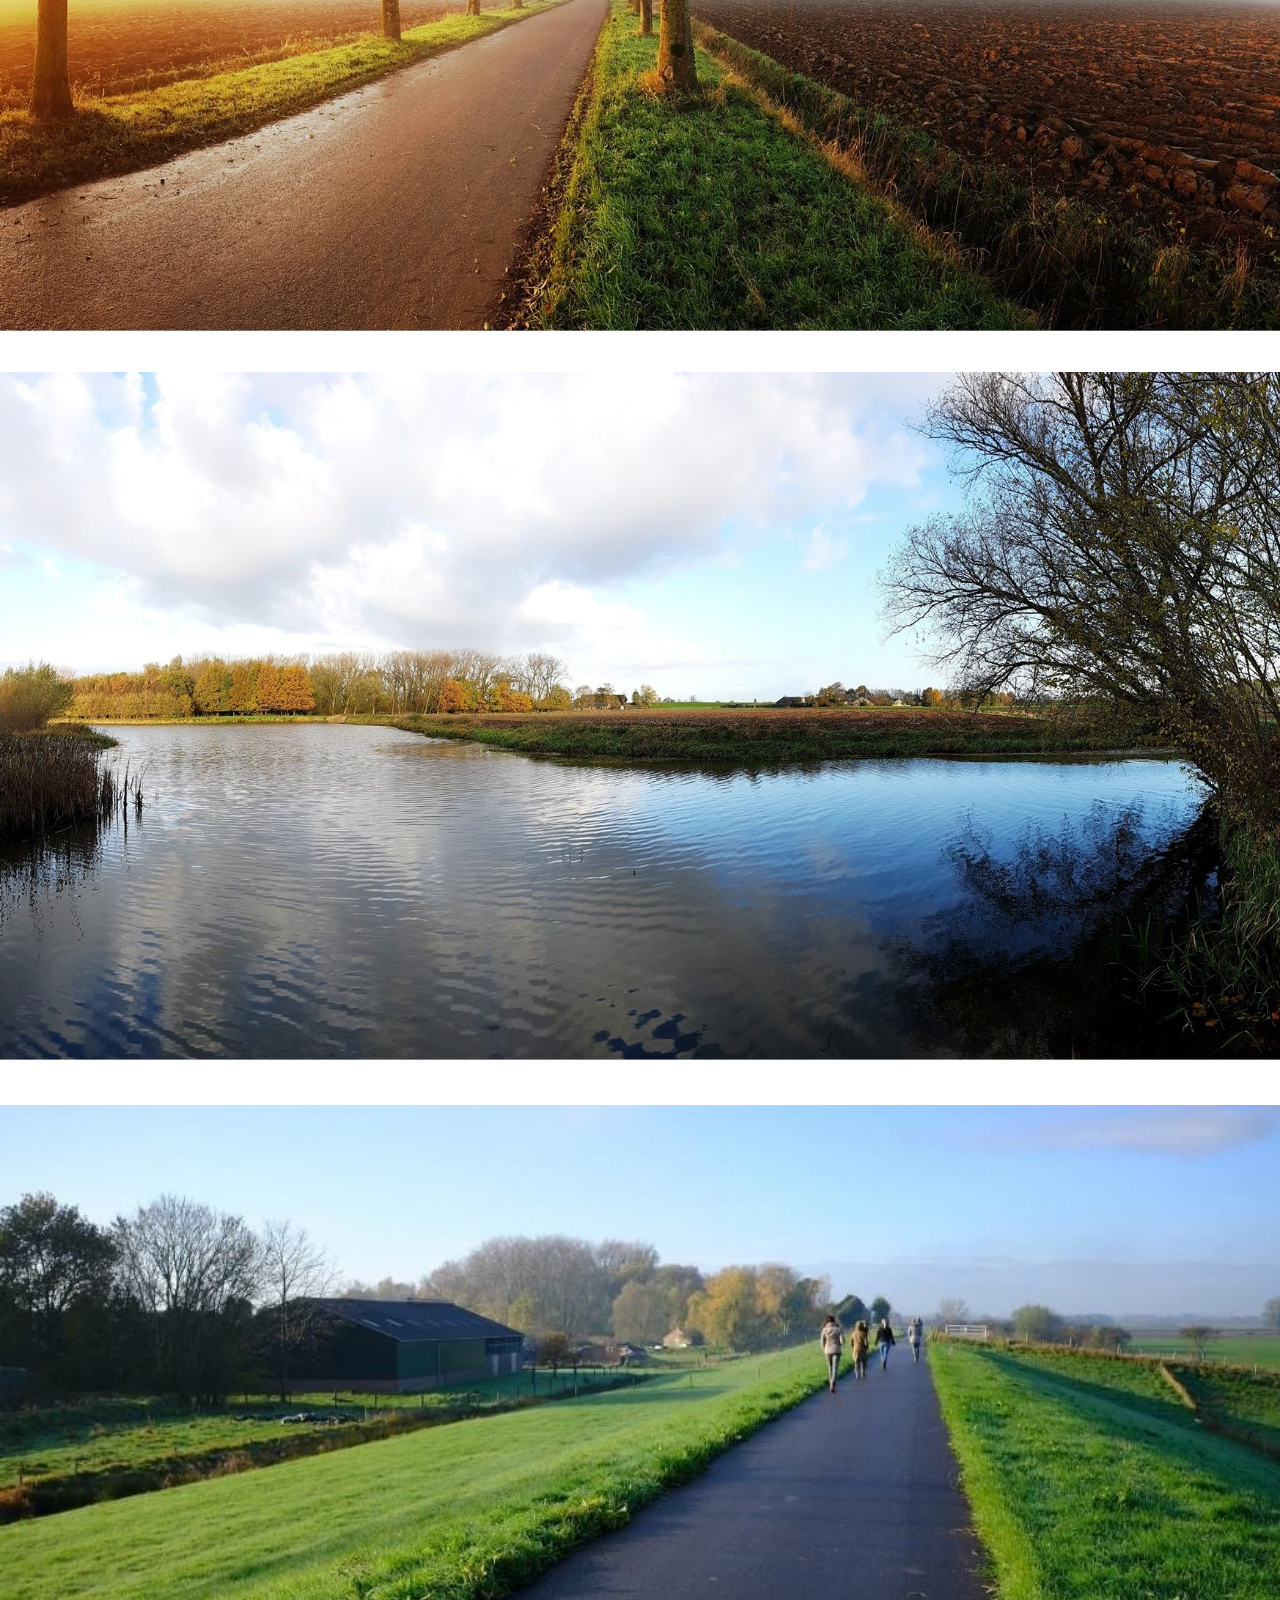
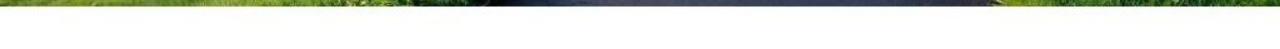
<file: page1.html>
<!DOCTYPE html>
<html >
<head>
  <!-- Site made with Mobirise Website Builder v4.6.5, https://mobirise.com -->
  <meta charset="UTF-8">
  <meta http-equiv="X-UA-Compatible" content="IE=edge">
  <meta name="generator" content="Mobirise v4.6.5, mobirise.com">
  <meta name="viewport" content="width=device-width, initial-scale=1, minimum-scale=1">
  <link rel="shortcut icon" href="assets/images/logo4.png" type="image/x-icon">
  <meta name="description" content="Ineenhutjeopdehei organiseert van 28 maart tot 1 april een 4-daagse Paasretraite in Velp, Noord-Brabant. Deze retraite is geschikt voor iedereen die nog nooit een stilte retraite heeft gedaan - maar ook voor diegenen die al eerder een vierdaagse Re-treat je Hart deden en graag nóg eens in de stilte willen oplossen. Op deze webpagina een impressie van de prachtige locatie waar deze retraite plaatsvindt. Geinteresseerd? Lees meer op onze website of neem direct contact op met retraite leider Robbert van Bruggen.  ">
  <title>Retraite 2018</title>
  <link rel="stylesheet" href="assets/web/assets/mobirise-icons/mobirise-icons.css">
  <link rel="stylesheet" href="assets/tether/tether.min.css">
  <link rel="stylesheet" href="assets/bootstrap/css/bootstrap.min.css">
  <link rel="stylesheet" href="assets/bootstrap/css/bootstrap-grid.min.css">
  <link rel="stylesheet" href="assets/bootstrap/css/bootstrap-reboot.min.css">
  <link rel="stylesheet" href="assets/theme/css/style.css">
  <link rel="stylesheet" href="assets/mobirise/css/mbr-additional.css" type="text/css">
  
  
  
</head>
<body>
  <section class="header1 cid-qLeIfGGAlU mbr-fullscreen" id="header1-1q">

    

    

    <div class="container">
        <div class="row justify-content-md-center">
            <div class="mbr-white col-md-10">
                <h1 class="mbr-section-title align-center mbr-bold pb-3 mbr-fonts-style display-1">&nbsp;STILTE RETRAITE</h1>
                <h3 class="mbr-section-subtitle align-center mbr-light pb-3 mbr-fonts-style display-2"><em>Iets voor jou?&nbsp;</em></h3>
                <p class="mbr-text align-center pb-3 mbr-fonts-style display-7">
                    <br>Ineenhutjeopdehei organiseert van 28 maart tot 1 april een 4-daagse Paasretraite in Velp, Noord-Brabant. Deze retraite is voor iedereen die nog nooit een stilte retraite heeft gedaan - maar ook voor diegenen die al eerder een vierdaagse Re-treat je Hart deden en graag nóg eens in de stilte willen oplossen. Geinteresseerd? Lees meer op onze website of neem direct contact op met retraite begeleider Robbert van Bruggen. &nbsp;<br><br></p>
                <div class="mbr-section-btn align-center"><a class="btn btn-md btn-primary display-4" href="http://www.ineenhutjeopdehei.nl/agenda/de-belofte-van-het-zwarte-ei-28-mrt-1-april-velpgrave"><span class="mbri-responsive mbr-iconfont mbr-iconfont-btn"></span>
                        LEES MEER</a>
                    <a class="btn btn-md btn-white-outline display-4" href="mailto:ikwilnu@ineenhutjeopdehei.nl"><span class="mbri-chat mbr-iconfont mbr-iconfont-btn"></span>
                        EMAIL ONS!</a></div>
            </div>
        </div>
    </div>

</section>

<section class="engine"><a href="https://mobirise.ws/m">drag and drop site builder</a></section><section class="mbr-section article content1 cid-qLeIfH74So" id="content1-1r">
    
     

    <div class="container">
        <div class="media-container-row">
            <div class="mbr-text col-12 col-md-8 mbr-fonts-style display-7"><strong>Een unieke locatie.</strong>&nbsp;Deze 4-daagse stilte retraite vindt plaats in het trainingscentrum naast het eeuwenoude klooster van de Capucijnen in Velp/Grave, gelegen aan de prachtige uiterwaarden van de Maas. Dit plekje is enige jaren geleden door een van de omroepen verkozen tot het 'stilte plekje van Nederland'. Hieronder een foto-impressie van het het klooster, de tuinen en de directe omgeving van het tot de verbeelding sprekende complex! Maximaal aantal deelnemers: 12.</div>
        </div>
    </div>
</section>

<section class="cid-qLeIfHnZ8t" id="image2-1s">

    

    <figure class="mbr-figure">
        <div class="image-block" style="width: 100%;">
            <img src="assets/images/1aa-1700x940.jpg" alt="Mobirise" title="">
            <figcaption class="mbr-figure-caption mbr-figure-caption-over">
                <div class="container pb-5 mbr-white align-center mbr-fonts-style display-1"></div>
            </figcaption>
        </div>
    </figure>
</section>

<section class="cid-qLeIfHFzIz" id="image2-1t">

    

    <figure class="mbr-figure">
        <div class="image-block" style="width: 100%;">
            <img src="assets/images/d-1698x946.jpg" alt="Mobirise" title="">
            <figcaption class="mbr-figure-caption mbr-figure-caption-over">
                <div class="container pb-5 mbr-white align-center mbr-fonts-style display-1"></div>
            </figcaption>
        </div>
    </figure>
</section>

<section class="cid-qLeIfHWqqs" id="image2-1u">

    

    <figure class="mbr-figure">
        <div class="image-block" style="width: 100%;">
            <img src="assets/images/j-1700x898.jpg" alt="Mobirise" title="">
            <figcaption class="mbr-figure-caption mbr-figure-caption-over">
                <div class="container pb-5 mbr-white align-center mbr-fonts-style display-1"></div>
            </figcaption>
        </div>
    </figure>
</section>

<section class="cid-qLeIfIde8h" id="image2-1v">

    

    <figure class="mbr-figure">
        <div class="image-block" style="width: 100%;">
            <img src="assets/images/b-1690x914.jpg" alt="Mobirise" title="">
            <figcaption class="mbr-figure-caption mbr-figure-caption-over">
                <div class="container pb-5 mbr-white align-center mbr-fonts-style display-1"></div>
            </figcaption>
        </div>
    </figure>
</section>

<section class="cid-qLeIfIwUFV" id="image2-1w">

    

    <figure class="mbr-figure">
        <div class="image-block" style="width: 100%;">
            <img src="assets/images/g-1736x966.jpg" alt="Mobirise" title="">
            <figcaption class="mbr-figure-caption mbr-figure-caption-over">
                <div class="container pb-5 mbr-white align-center mbr-fonts-style display-1"></div>
            </figcaption>
        </div>
    </figure>
</section>

<section class="cid-qLeIfIQd9Z" id="image2-1x">

    

    <figure class="mbr-figure">
        <div class="image-block" style="width: 100%;">
            <img src="assets/images/a-1691x936.jpg" alt="Mobirise" title="">
            <figcaption class="mbr-figure-caption mbr-figure-caption-over">
                <div class="container pb-5 mbr-white align-center mbr-fonts-style display-1"></div>
            </figcaption>
        </div>
    </figure>
</section>

<section class="cid-qLeIfJ8UOC" id="image2-1y">

    

    <figure class="mbr-figure">
        <div class="image-block" style="width: 100%;">
            <img src="assets/images/20171119-83912-1600x902.jpg" alt="Mobirise" title="">
            <figcaption class="mbr-figure-caption mbr-figure-caption-over">
                <div class="container pb-5 mbr-white align-center mbr-fonts-style display-1"></div>
            </figcaption>
        </div>
    </figure>
</section>

<section class="cid-qLeIfJsZQi" id="image2-1z">

    

    <figure class="mbr-figure">
        <div class="image-block" style="width: 100%;">
            <img src="assets/images/e-1700x886.jpg" alt="Mobirise" title="">
            <figcaption class="mbr-figure-caption mbr-figure-caption-over">
                <div class="container pb-5 mbr-white align-center mbr-fonts-style display-1"></div>
            </figcaption>
        </div>
    </figure>
</section>

<section class="cid-qLeIfJJ8Yy" id="image2-20">

    

    <figure class="mbr-figure">
        <div class="image-block" style="width: 100%;">
            <img src="assets/images/c-1746x1000.jpg" alt="Mobirise" title="">
            <figcaption class="mbr-figure-caption mbr-figure-caption-over">
                <div class="container pb-5 mbr-white align-center mbr-fonts-style display-1"></div>
            </figcaption>
        </div>
    </figure>
</section>

<section class="cid-qLeIfK5fAr" id="image2-21">

    

    <figure class="mbr-figure">
        <div class="image-block" style="width: 100%;">
            <img src="assets/images/10-1024x435.jpg" alt="Mobirise" title="">
            <figcaption class="mbr-figure-caption mbr-figure-caption-over">
                <div class="container pb-5 mbr-white align-center mbr-fonts-style display-4"></div>
            </figcaption>
        </div>
    </figure>
</section>


  <script src="assets/web/assets/jquery/jquery.min.js"></script>
  <script src="assets/popper/popper.min.js"></script>
  <script src="assets/tether/tether.min.js"></script>
  <script src="assets/bootstrap/js/bootstrap.min.js"></script>
  <script src="assets/smoothscroll/smooth-scroll.js"></script>
  <script src="assets/theme/js/script.js"></script>
  
  
</body>
</html>
</file>
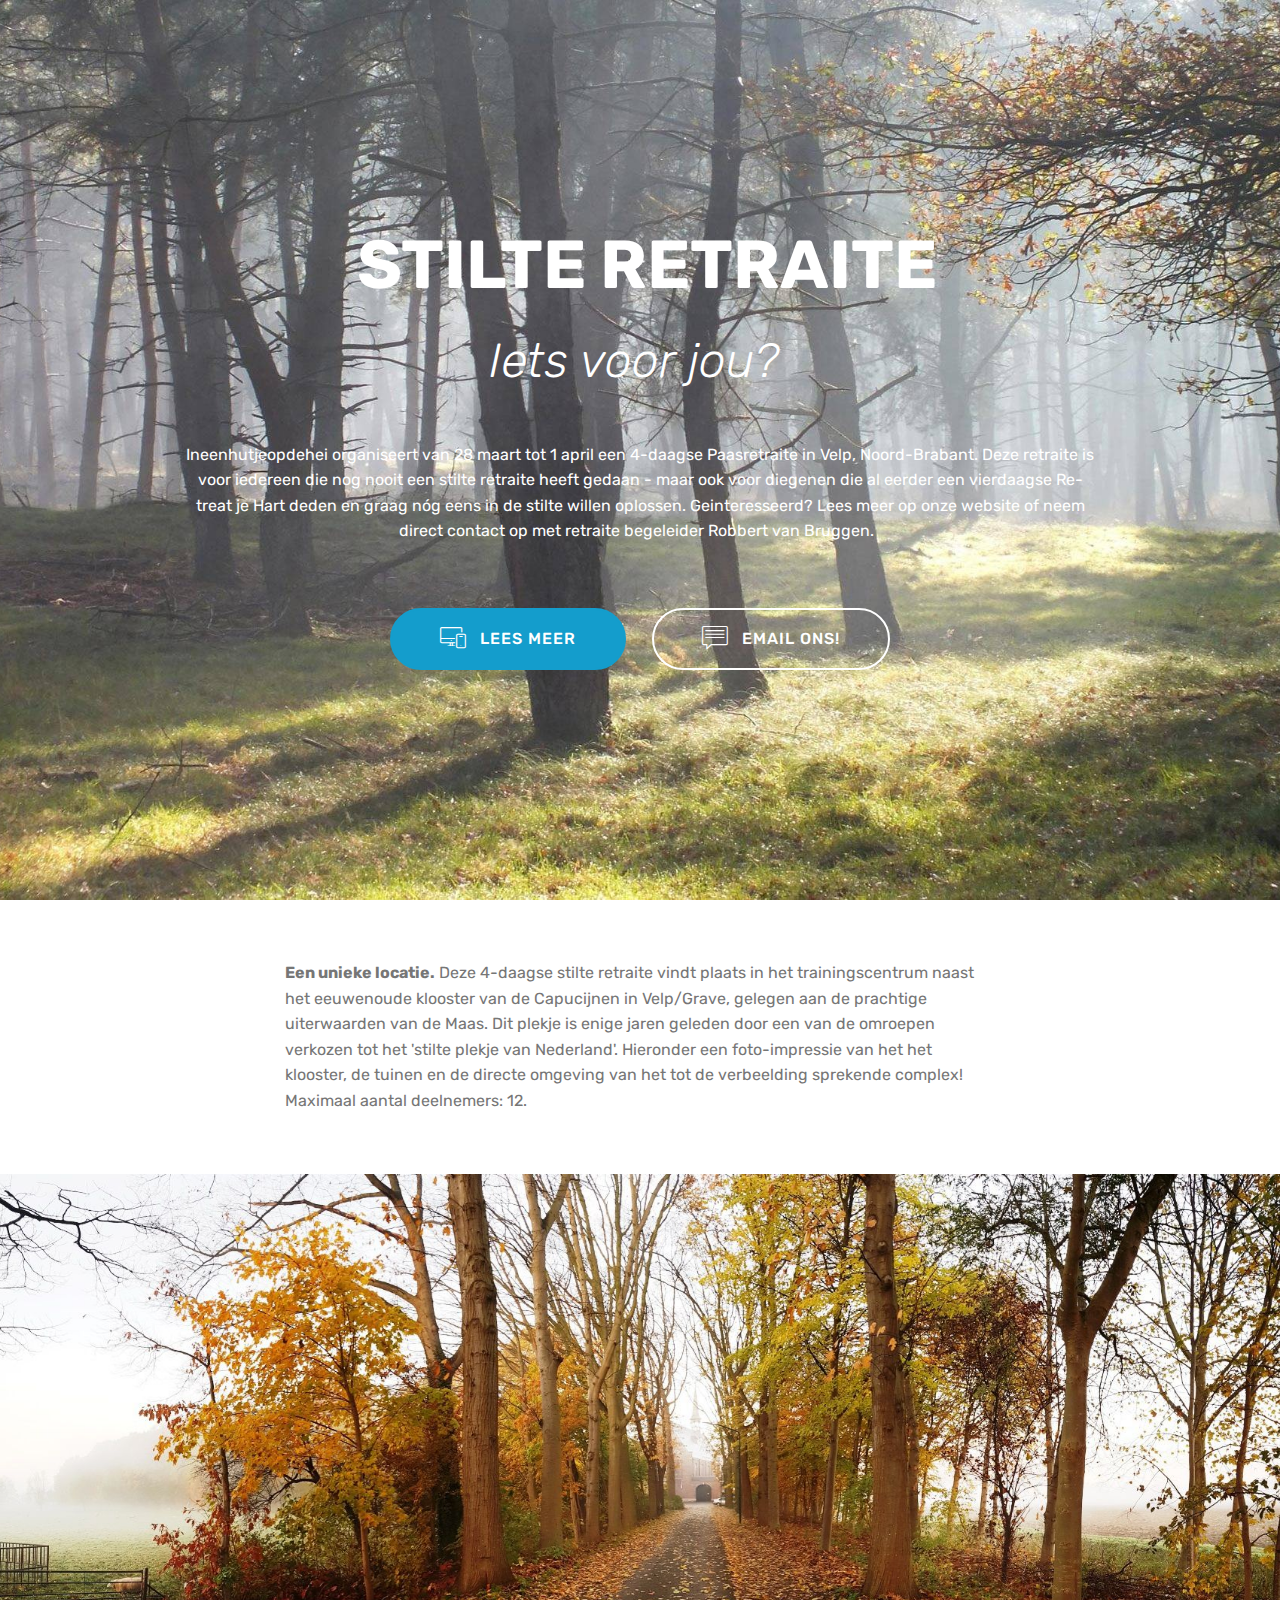
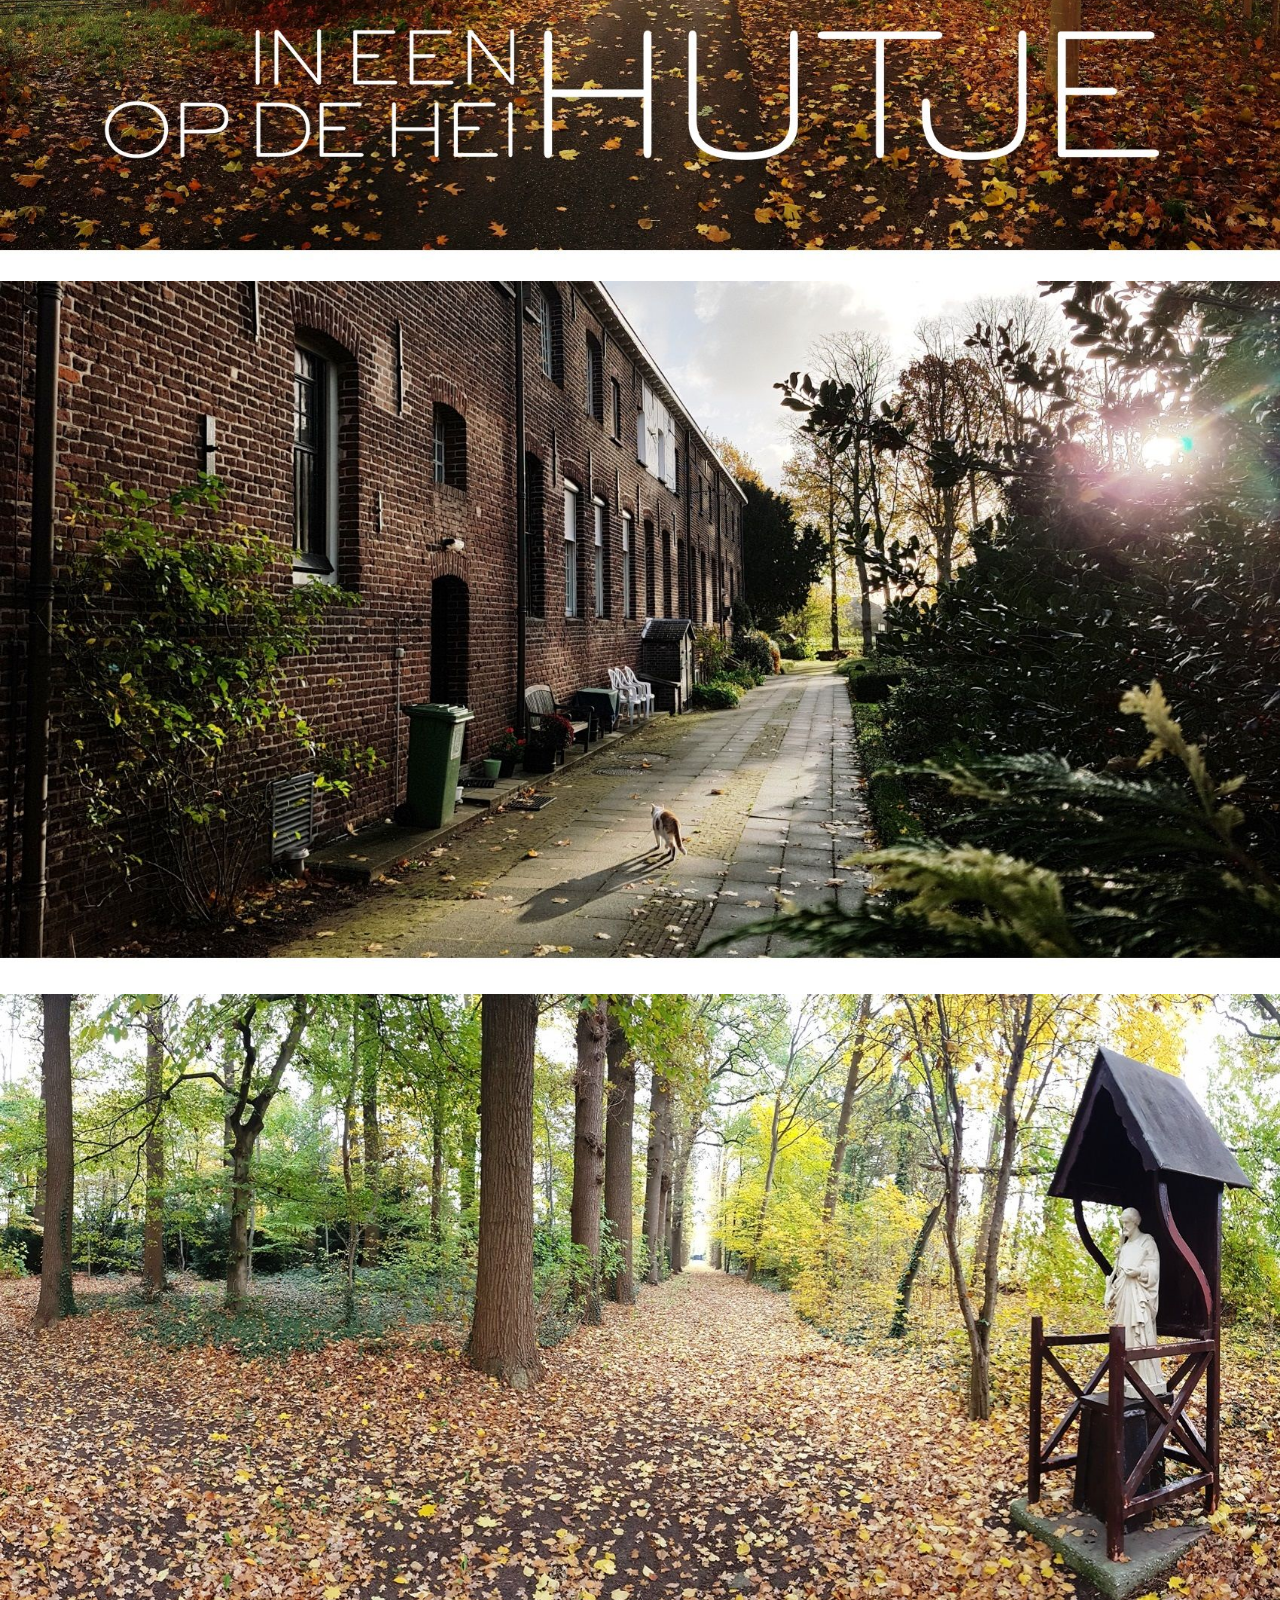
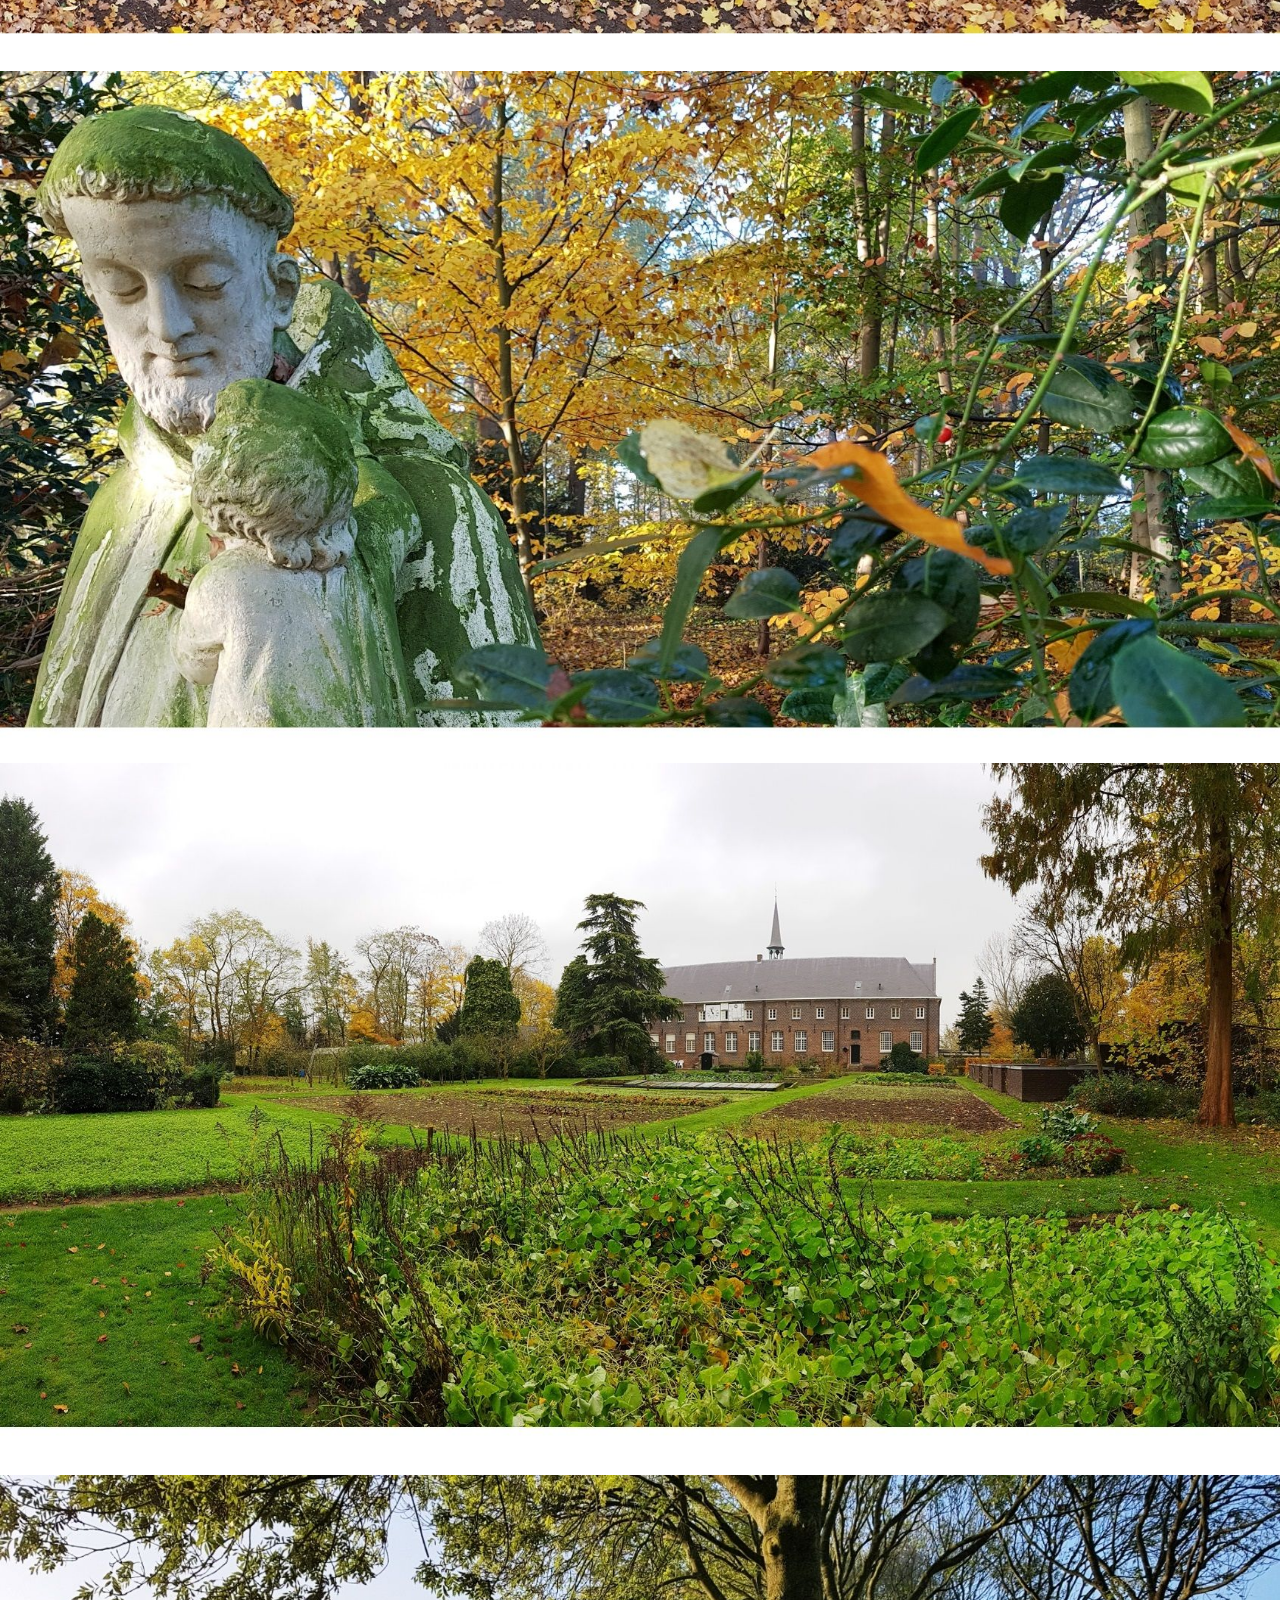
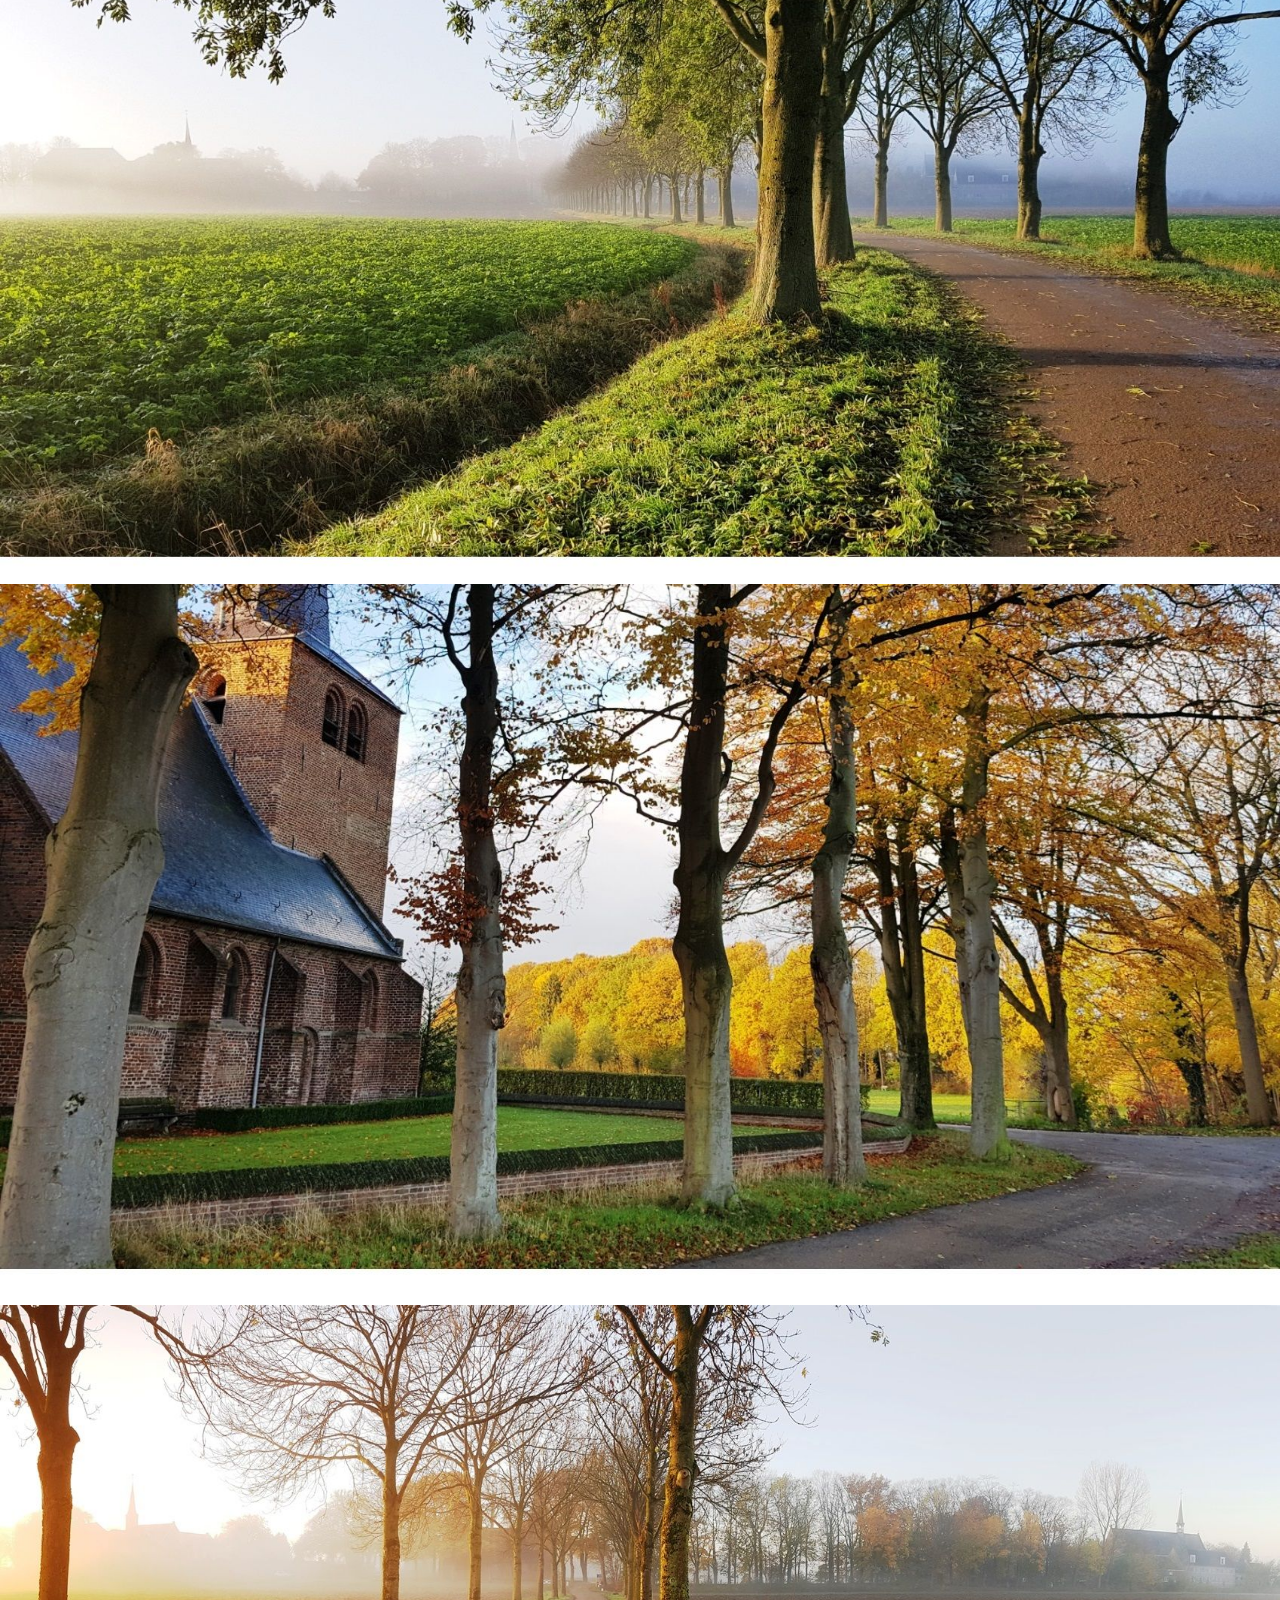
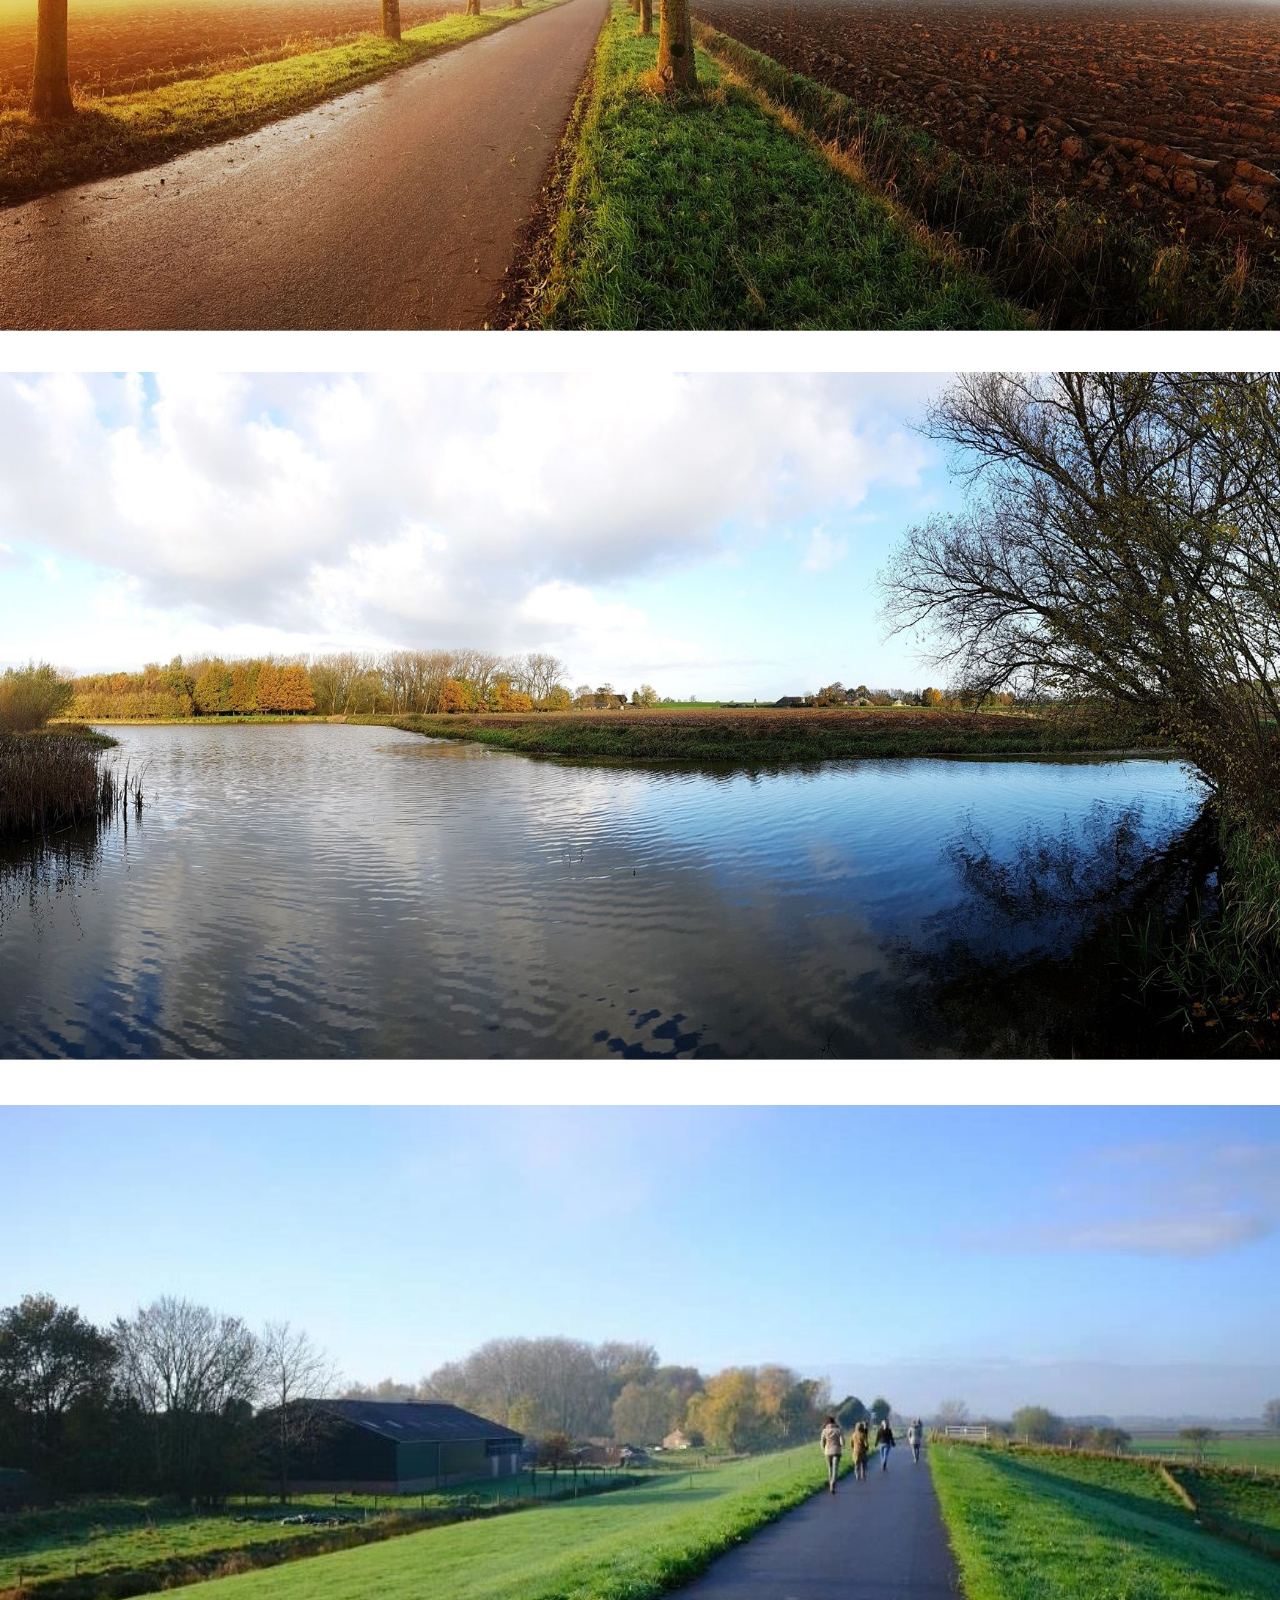
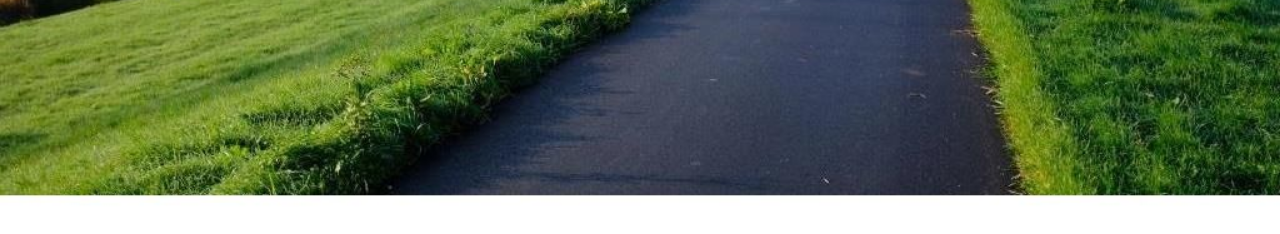
<file: Page1.html>
<!DOCTYPE html>
<html >
<head>
  <!-- Site made with Mobirise Website Builder v4.9.3, https://mobirise.com -->
  <meta charset="UTF-8">
  <meta http-equiv="X-UA-Compatible" content="IE=edge">
  <meta name="generator" content="Mobirise v4.9.3, mobirise.com">
  <meta name="viewport" content="width=device-width, initial-scale=1, minimum-scale=1">
  <link rel="shortcut icon" href="assets/images/2000px-love-heart-svg.svg-128x116.png" type="image/x-icon">
  <meta name="description" content="Ineenhutjeopdehei organiseert van 28 maart tot 1 april een vierdaagse Paasretraite in Velp, Noord-Brabant. Deze retraite is voor iedereen die graag eens een stilte retraite wil ondergaan: voor de allereerste keer, of omdat je al eens eerder een vierdaagse Re-treat je Hart deed en graag nóg eens in de stilte wil oplossen. Geinteresseerd? Lees meer op onze website of neem direct contact op met retraite begeleider Robbert van Bruggen. Maximaal aantal deelnemers: 12. 
">
  <title>Stilte retraite: iets voor jou?</title>
  <link rel="stylesheet" href="assets/web/assets/mobirise-icons/mobirise-icons.css">
  <link rel="stylesheet" href="assets/tether/tether.min.css">
  <link rel="stylesheet" href="assets/bootstrap/css/bootstrap.min.css">
  <link rel="stylesheet" href="assets/bootstrap/css/bootstrap-grid.min.css">
  <link rel="stylesheet" href="assets/bootstrap/css/bootstrap-reboot.min.css">
  <link rel="stylesheet" href="assets/theme/css/style.css">
  <link rel="stylesheet" href="assets/mobirise/css/mbr-additional.css" type="text/css">
  
  
  
</head>
<body>
  <section class="header1 cid-qLeIfGGAlU mbr-fullscreen" id="header1-1q">

    

    

    <div class="container">
        <div class="row justify-content-md-center">
            <div class="mbr-white col-md-10">
                <h1 class="mbr-section-title align-center mbr-bold pb-3 mbr-fonts-style display-1">&nbsp;STILTE RETRAITE</h1>
                <h3 class="mbr-section-subtitle align-center mbr-light pb-3 mbr-fonts-style display-2"><em>Iets voor jou?&nbsp;</em></h3>
                <p class="mbr-text align-center pb-3 mbr-fonts-style display-7">
                    <br>Ineenhutjeopdehei organiseert van 28 maart tot 1 april een 4-daagse Paasretraite in Velp, Noord-Brabant. Deze retraite is voor iedereen die nog nooit een stilte retraite heeft gedaan - maar ook voor diegenen die al eerder een vierdaagse Re-treat je Hart deden en graag nóg eens in de stilte willen oplossen. Geinteresseerd? Lees meer op onze website of neem direct contact op met retraite begeleider Robbert van Bruggen. &nbsp;<br><br></p>
                <div class="mbr-section-btn align-center"><a class="btn btn-md btn-primary display-4" href="http://www.ineenhutjeopdehei.nl/agenda/de-belofte-van-het-zwarte-ei-28-mrt-1-april-velpgrave"><span class="mbri-responsive mbr-iconfont mbr-iconfont-btn"></span>
                        LEES MEER</a>
                    <a class="btn btn-md btn-white-outline display-4" href="mailto:ikwilnu@ineenhutjeopdehei.nl"><span class="mbri-chat mbr-iconfont mbr-iconfont-btn"></span>
                        EMAIL ONS!</a></div>
            </div>
        </div>
    </div>

</section>

<section class="engine"><a href="https://mobirise.info/z">best free css templates</a></section><section class="mbr-section article content1 cid-qLeIfH74So" id="content1-1r">
    
     

    <div class="container">
        <div class="media-container-row">
            <div class="mbr-text col-12 col-md-8 mbr-fonts-style display-7"><strong>Een unieke locatie.</strong>&nbsp;Deze 4-daagse stilte retraite vindt plaats in het trainingscentrum naast het eeuwenoude klooster van de Capucijnen in Velp/Grave, gelegen aan de prachtige uiterwaarden van de Maas. Dit plekje is enige jaren geleden door een van de omroepen verkozen tot het 'stilte plekje van Nederland'. Hieronder een foto-impressie van het het klooster, de tuinen en de directe omgeving van het tot de verbeelding sprekende complex! Maximaal aantal deelnemers: 12.</div>
        </div>
    </div>
</section>

<section class="cid-qLeIfHnZ8t" id="image2-1s">

    

    <figure class="mbr-figure">
        <div class="image-block" style="width: 100%;">
            <img src="assets/images/1aa-1700x940.jpg" alt="Mobirise" title="">
            <figcaption class="mbr-figure-caption mbr-figure-caption-over">
                <div class="container pb-5 mbr-white align-center mbr-fonts-style display-1"></div>
            </figcaption>
        </div>
    </figure>
</section>

<section class="cid-qLeIfHFzIz" id="image2-1t">

    

    <figure class="mbr-figure">
        <div class="image-block" style="width: 100%;">
            <img src="assets/images/d-1698x946.jpg" alt="Mobirise" title="">
            <figcaption class="mbr-figure-caption mbr-figure-caption-over">
                <div class="container pb-5 mbr-white align-center mbr-fonts-style display-1"></div>
            </figcaption>
        </div>
    </figure>
</section>

<section class="cid-qLeIfHWqqs" id="image2-1u">

    

    <figure class="mbr-figure">
        <div class="image-block" style="width: 100%;">
            <img src="assets/images/j-1700x898.jpg" alt="Mobirise" title="">
            <figcaption class="mbr-figure-caption mbr-figure-caption-over">
                <div class="container pb-5 mbr-white align-center mbr-fonts-style display-1"></div>
            </figcaption>
        </div>
    </figure>
</section>

<section class="cid-qLeIfIde8h" id="image2-1v">

    

    <figure class="mbr-figure">
        <div class="image-block" style="width: 100%;">
            <img src="assets/images/b-1690x914.jpg" alt="Mobirise" title="">
            <figcaption class="mbr-figure-caption mbr-figure-caption-over">
                <div class="container pb-5 mbr-white align-center mbr-fonts-style display-1"></div>
            </figcaption>
        </div>
    </figure>
</section>

<section class="cid-qLeIfIwUFV" id="image2-1w">

    

    <figure class="mbr-figure">
        <div class="image-block" style="width: 100%;">
            <img src="assets/images/g-1736x966.jpg" alt="Mobirise" title="">
            <figcaption class="mbr-figure-caption mbr-figure-caption-over">
                <div class="container pb-5 mbr-white align-center mbr-fonts-style display-1"></div>
            </figcaption>
        </div>
    </figure>
</section>

<section class="cid-qLeIfIQd9Z" id="image2-1x">

    

    <figure class="mbr-figure">
        <div class="image-block" style="width: 100%;">
            <img src="assets/images/a-1691x936.jpg" alt="Mobirise" title="">
            <figcaption class="mbr-figure-caption mbr-figure-caption-over">
                <div class="container pb-5 mbr-white align-center mbr-fonts-style display-1"></div>
            </figcaption>
        </div>
    </figure>
</section>

<section class="cid-qLeIfJ8UOC" id="image2-1y">

    

    <figure class="mbr-figure">
        <div class="image-block" style="width: 100%;">
            <img src="assets/images/20171119-83912-1600x902.jpg" alt="Mobirise" title="">
            <figcaption class="mbr-figure-caption mbr-figure-caption-over">
                <div class="container pb-5 mbr-white align-center mbr-fonts-style display-1"></div>
            </figcaption>
        </div>
    </figure>
</section>

<section class="cid-qLeIfJsZQi" id="image2-1z">

    

    <figure class="mbr-figure">
        <div class="image-block" style="width: 100%;">
            <img src="assets/images/e-1700x886.jpg" alt="Mobirise" title="">
            <figcaption class="mbr-figure-caption mbr-figure-caption-over">
                <div class="container pb-5 mbr-white align-center mbr-fonts-style display-1"></div>
            </figcaption>
        </div>
    </figure>
</section>

<section class="cid-qLeIfJJ8Yy" id="image2-20">

    

    <figure class="mbr-figure">
        <div class="image-block" style="width: 100%;">
            <img src="assets/images/c-1746x1000.jpg" alt="Mobirise" title="">
            <figcaption class="mbr-figure-caption mbr-figure-caption-over">
                <div class="container pb-5 mbr-white align-center mbr-fonts-style display-1"></div>
            </figcaption>
        </div>
    </figure>
</section>

<section class="cid-qLeIfK5fAr" id="image2-21">

    

    <figure class="mbr-figure">
        <div class="image-block" style="width: 100%;">
            <img src="assets/images/dscf3267-1024x583.jpg" alt="Mobirise" title="">
            <figcaption class="mbr-figure-caption mbr-figure-caption-over">
                <div class="container pb-5 mbr-white align-center mbr-fonts-style display-4"></div>
            </figcaption>
        </div>
    </figure>
</section>


  <script src="assets/web/assets/jquery/jquery.min.js"></script>
  <script src="assets/popper/popper.min.js"></script>
  <script src="assets/tether/tether.min.js"></script>
  <script src="assets/bootstrap/js/bootstrap.min.js"></script>
  <script src="assets/smoothscroll/smooth-scroll.js"></script>
  <script src="assets/theme/js/script.js"></script>
  
  
</body>
</html>
</file>
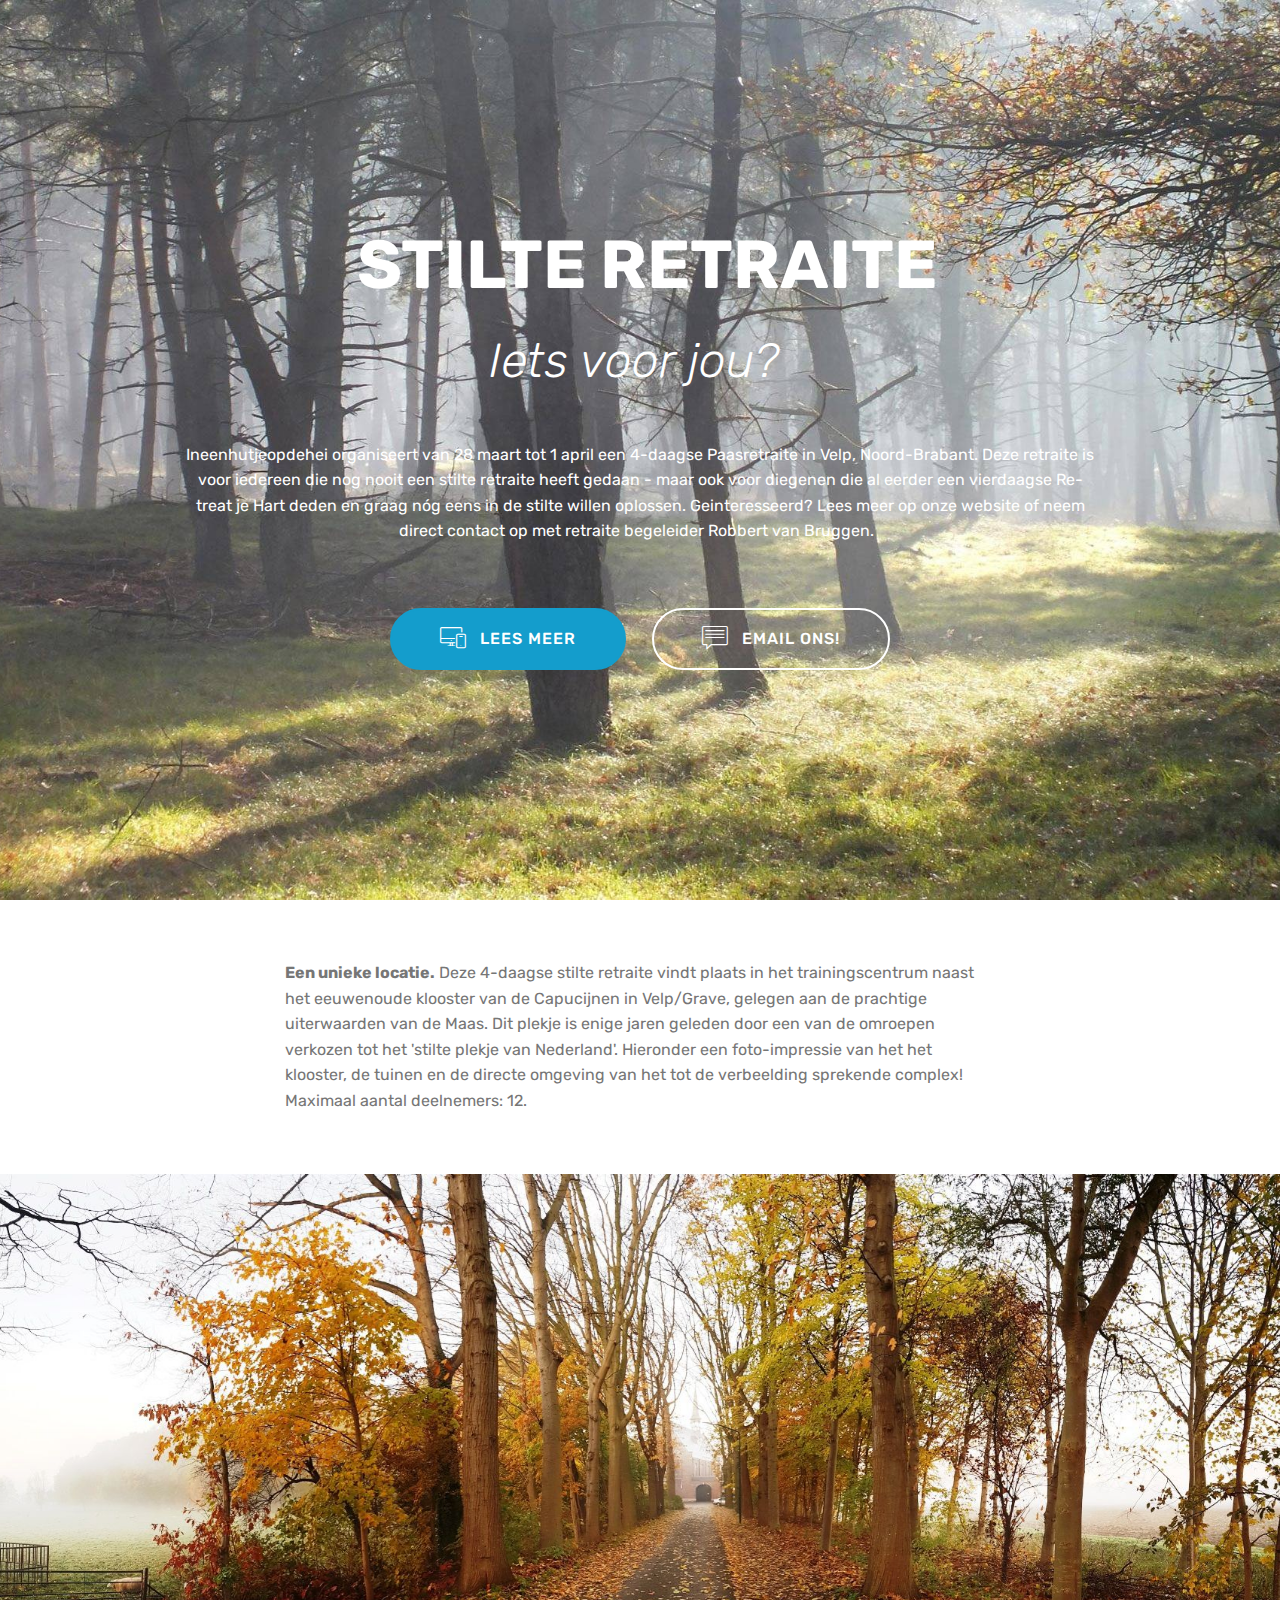
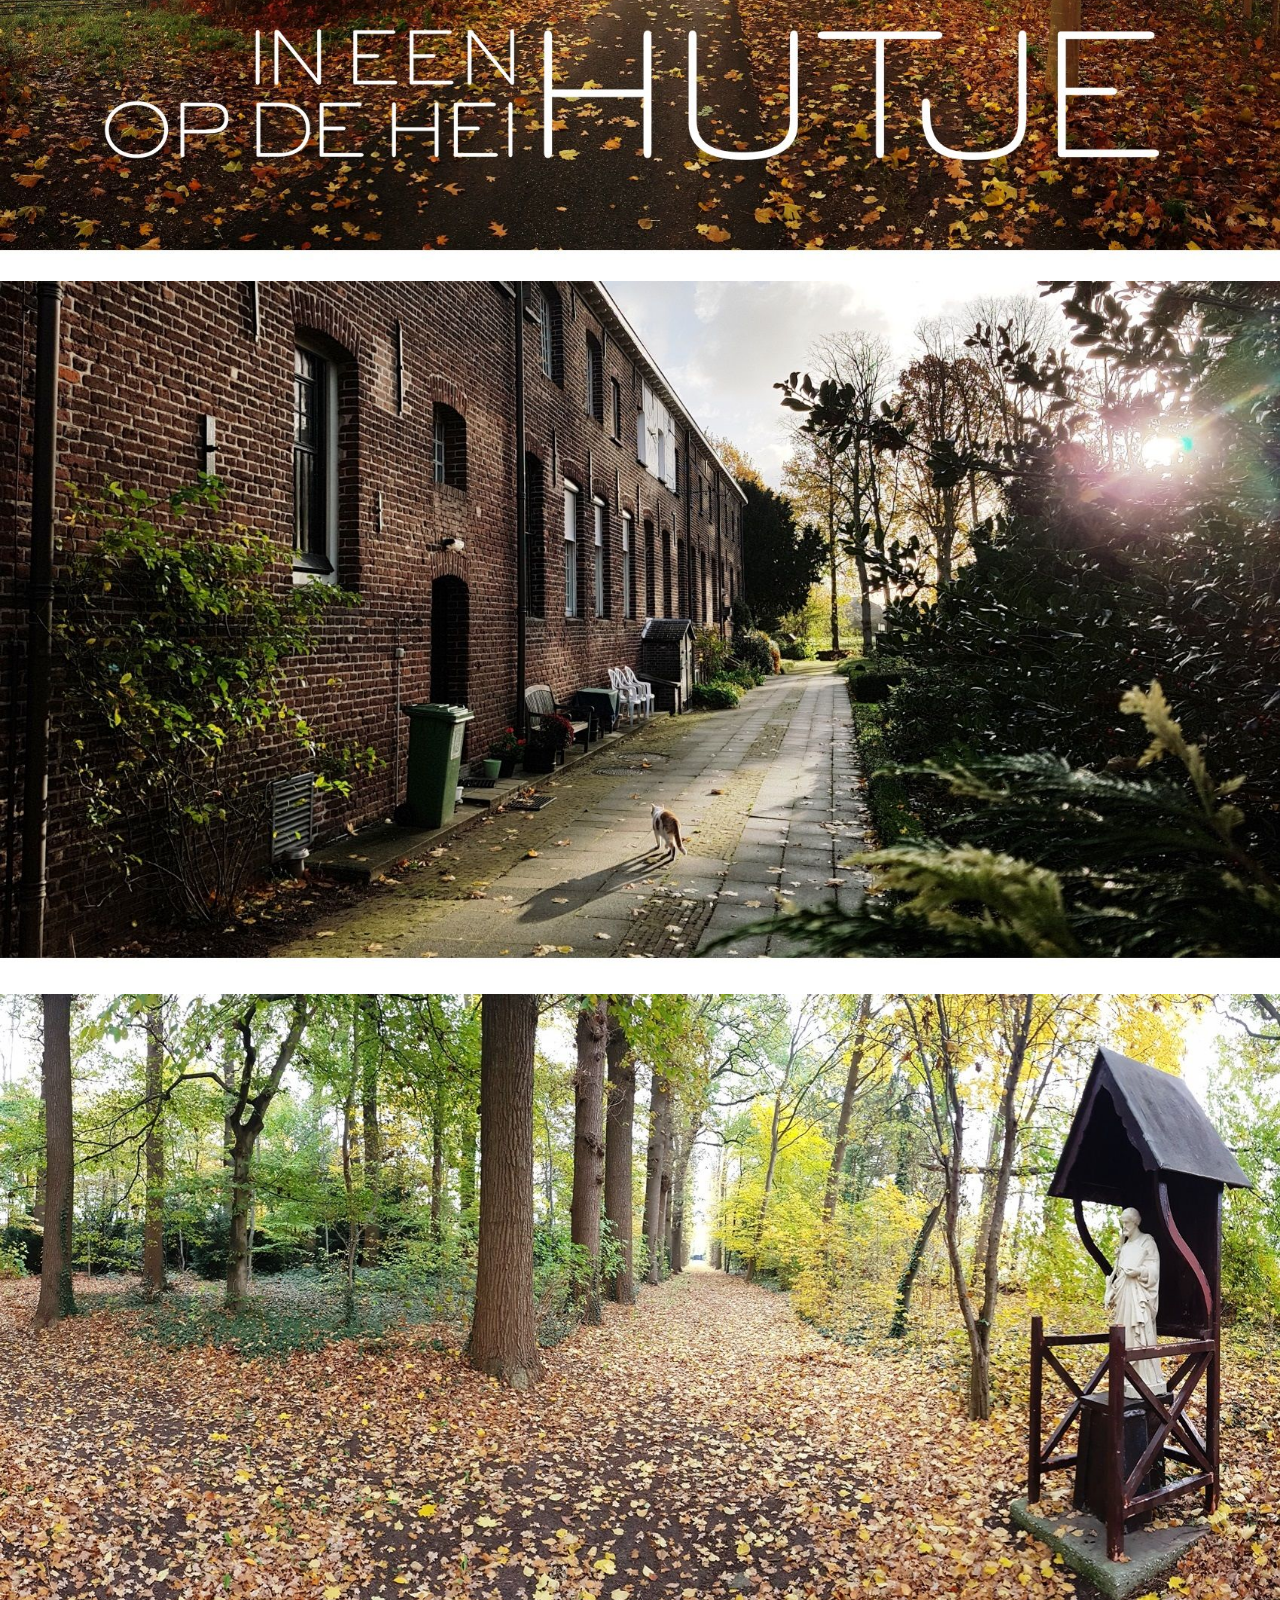
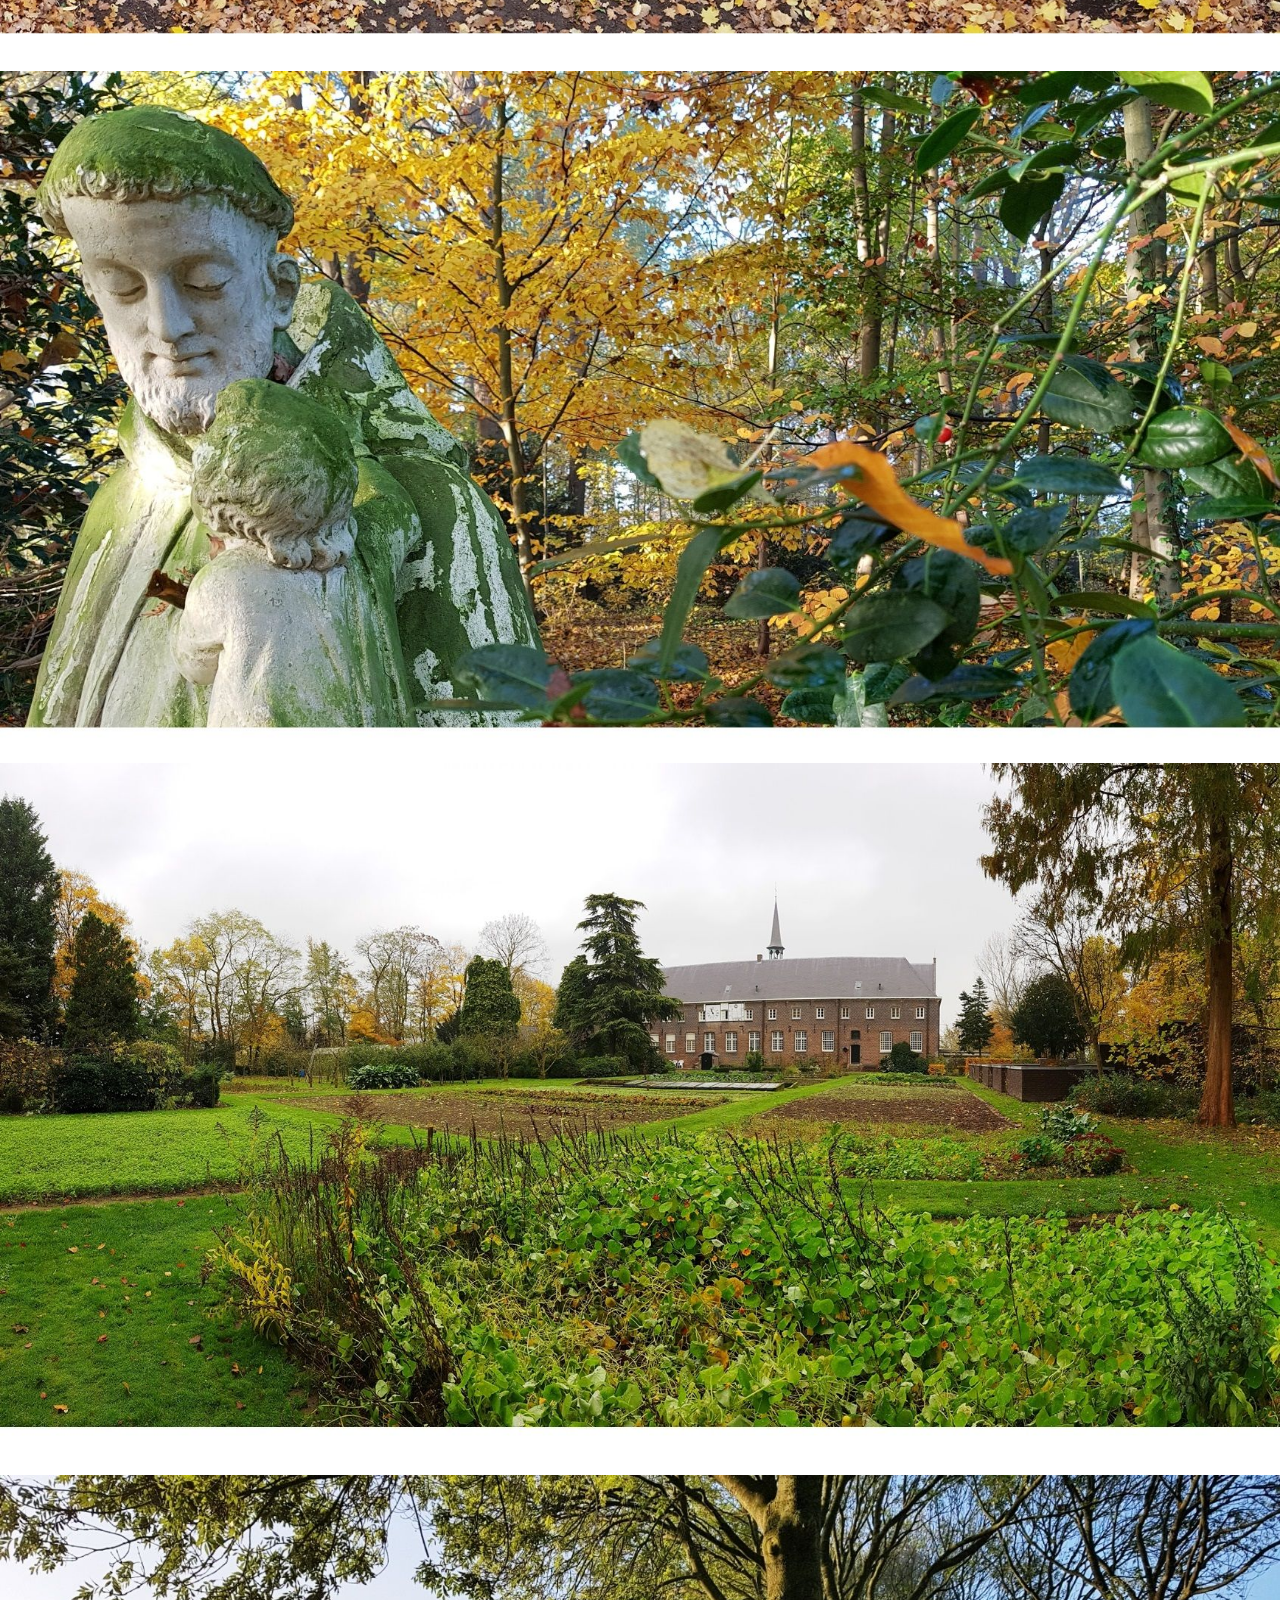
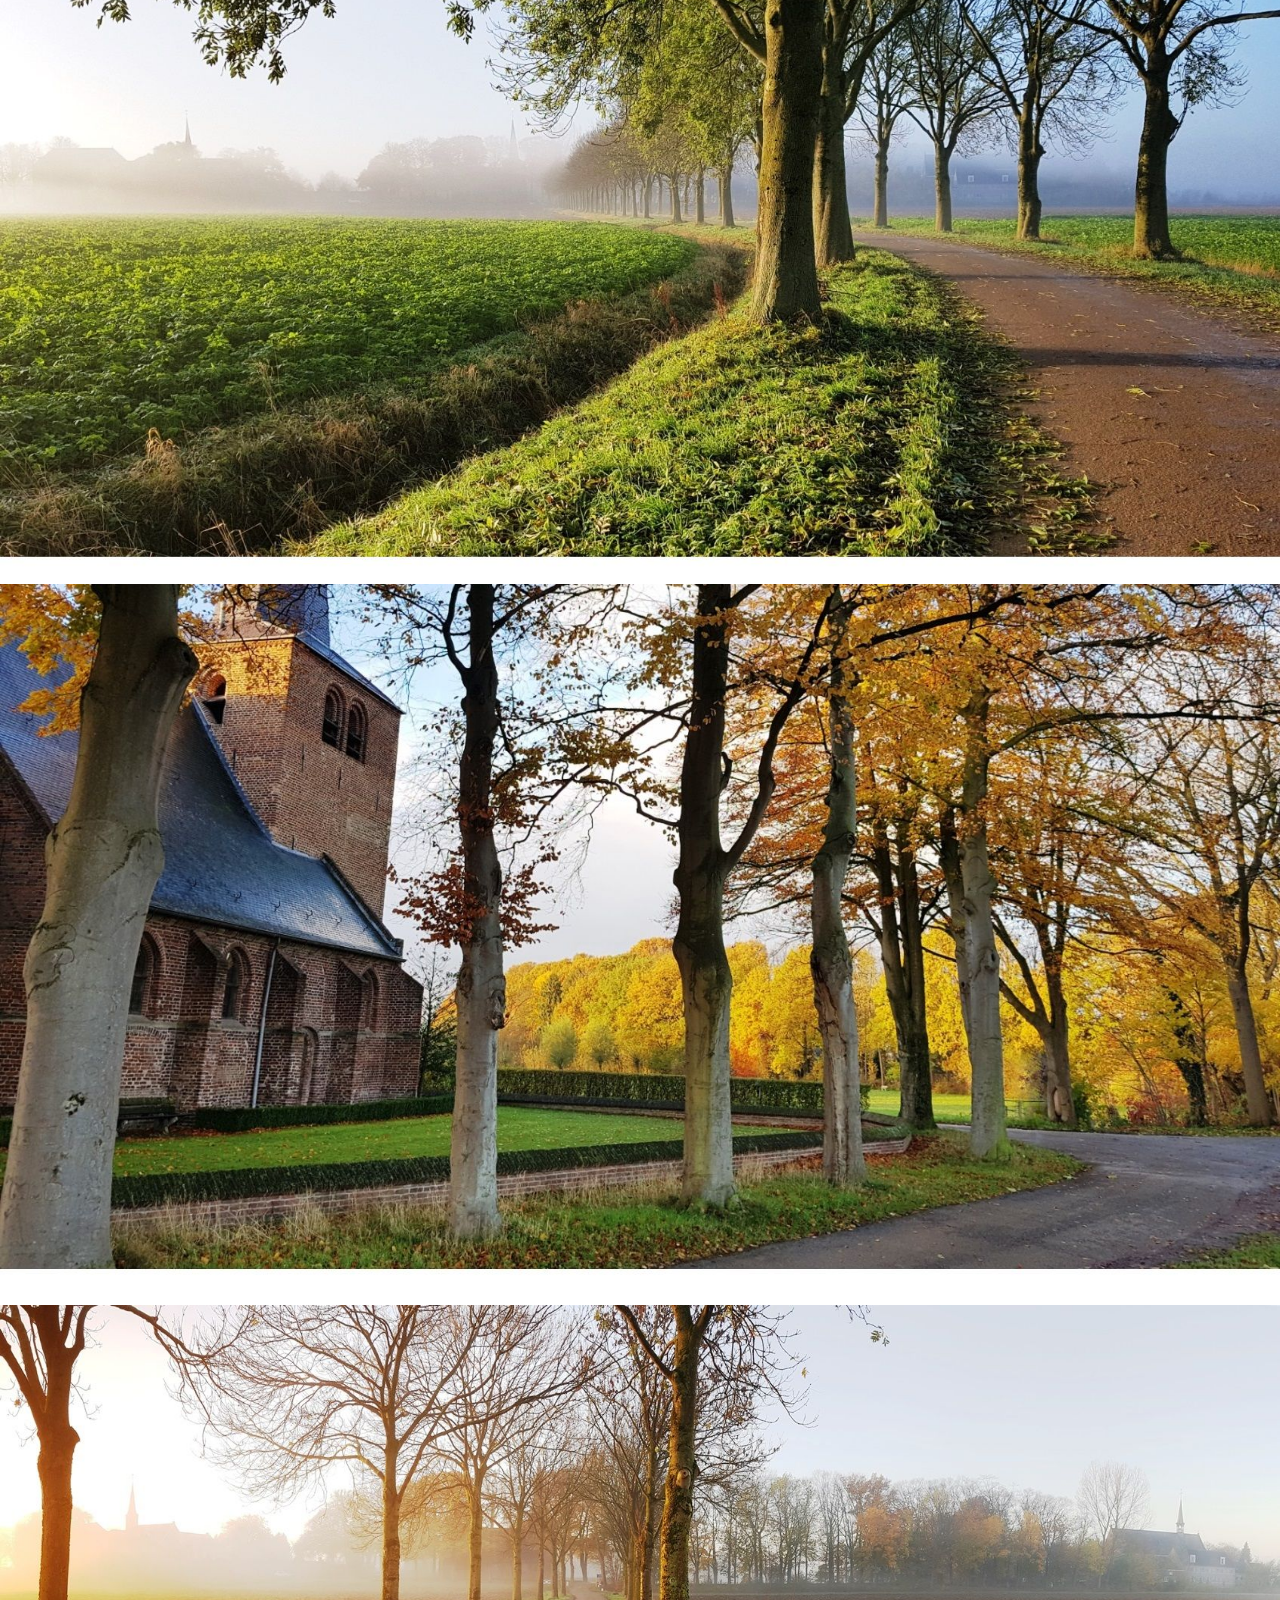
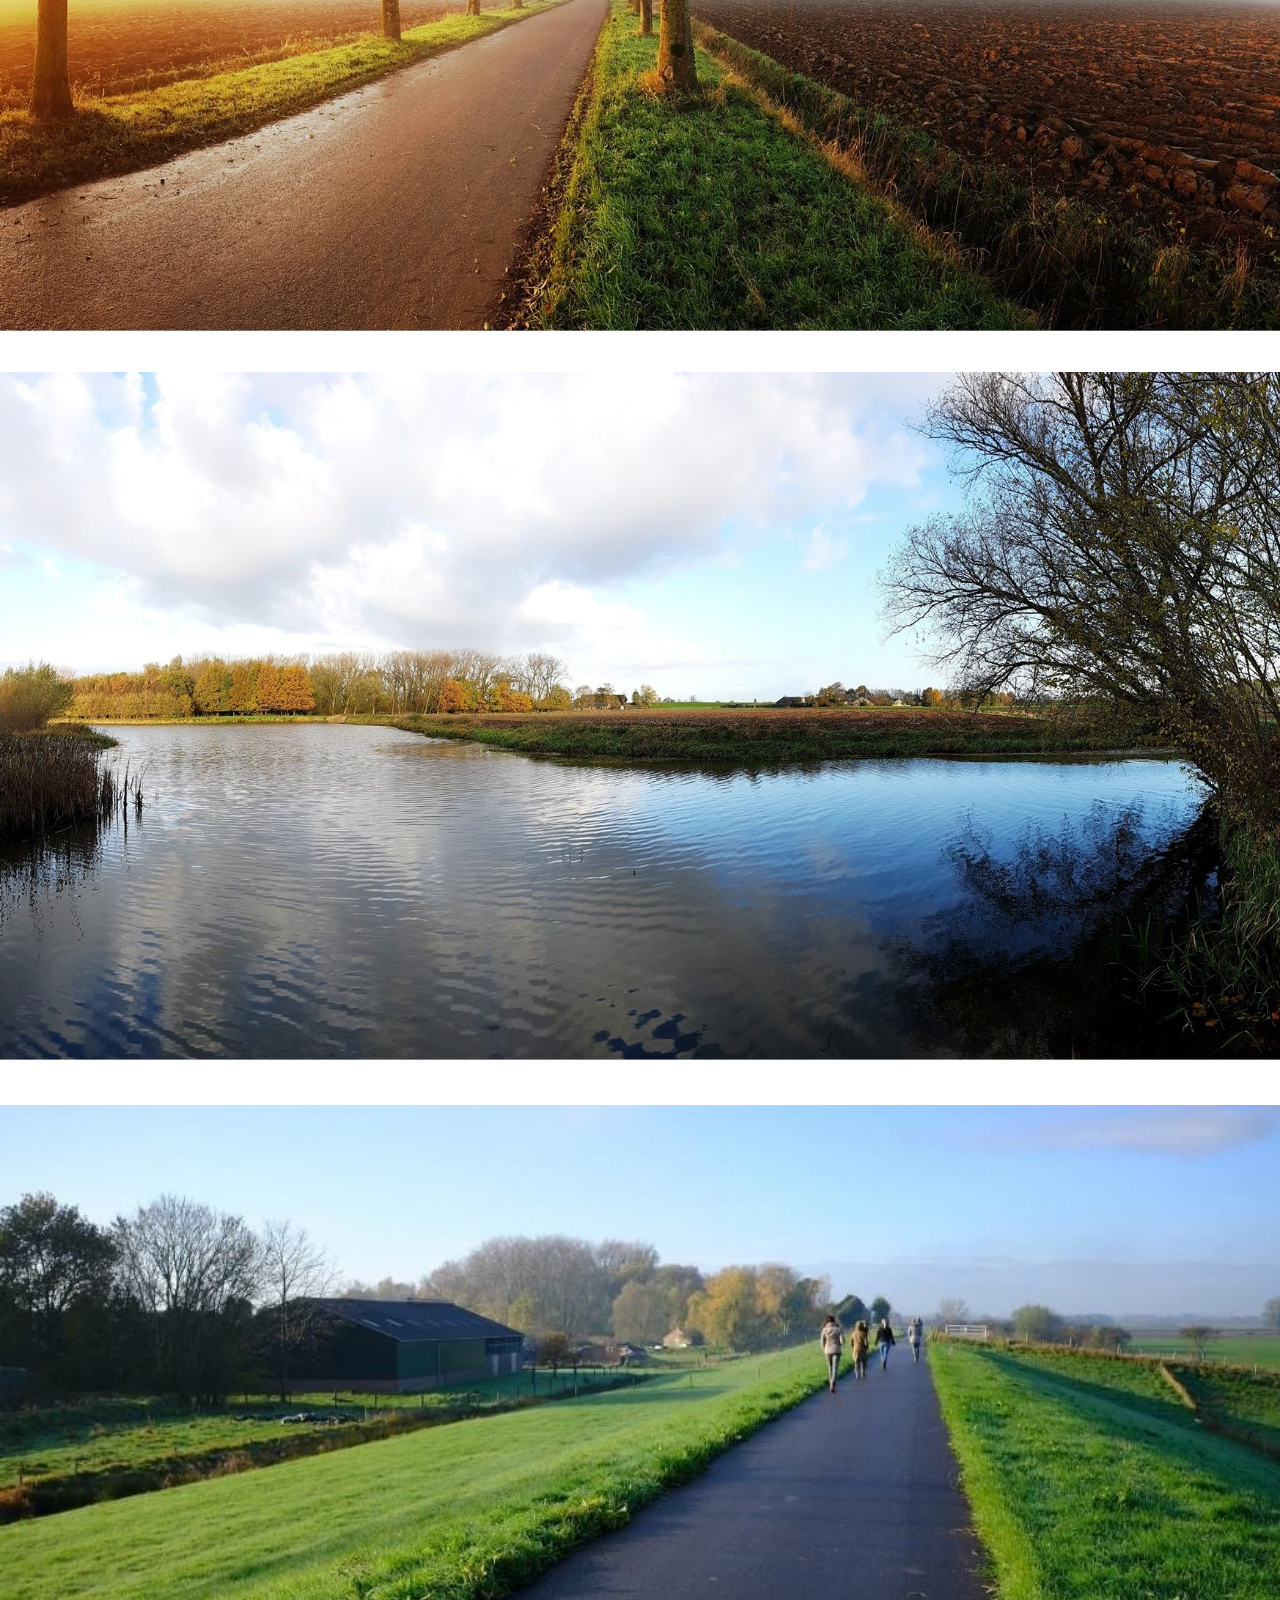
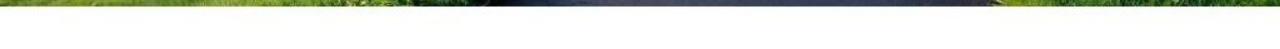
<file: Retraite.html>
<!DOCTYPE html>
<html >
<head>
  <!-- Site made with Mobirise Website Builder v4.6.5, https://mobirise.com -->
  <meta charset="UTF-8">
  <meta http-equiv="X-UA-Compatible" content="IE=edge">
  <meta name="generator" content="Mobirise v4.6.5, mobirise.com">
  <meta name="viewport" content="width=device-width, initial-scale=1, minimum-scale=1">
  <link rel="shortcut icon" href="assets/images/logo4.png" type="image/x-icon">
  <meta name="description" content="Ineenhutjeopdehei organiseert van 28 maart tot 1 april een 4-daagse Paasretraite in Velp, Noord-Brabant. Deze retraite is geschikt voor iedereen die nog nooit een stilte retraite heeft gedaan - maar ook voor diegenen die al eerder een vierdaagse Re-treat je Hart deden en graag nóg eens in de stilte willen oplossen. Op deze webpagina een impressie van de prachtige locatie waar deze retraite plaatsvindt. Geinteresseerd? Lees meer op onze website of neem direct contact op met retraite leider Robbert van Bruggen.  ">
  <title>Retraite 2018</title>
  <link rel="stylesheet" href="assets/web/assets/mobirise-icons/mobirise-icons.css">
  <link rel="stylesheet" href="assets/tether/tether.min.css">
  <link rel="stylesheet" href="assets/bootstrap/css/bootstrap.min.css">
  <link rel="stylesheet" href="assets/bootstrap/css/bootstrap-grid.min.css">
  <link rel="stylesheet" href="assets/bootstrap/css/bootstrap-reboot.min.css">
  <link rel="stylesheet" href="assets/theme/css/style.css">
  <link rel="stylesheet" href="assets/mobirise/css/mbr-additional.css" type="text/css">
  
  
  
</head>
<body>
  <section class="header1 cid-qLeIfGGAlU mbr-fullscreen" id="header1-1q">

    

    

    <div class="container">
        <div class="row justify-content-md-center">
            <div class="mbr-white col-md-10">
                <h1 class="mbr-section-title align-center mbr-bold pb-3 mbr-fonts-style display-1">&nbsp;STILTE RETRAITE</h1>
                <h3 class="mbr-section-subtitle align-center mbr-light pb-3 mbr-fonts-style display-2"><em>Iets voor jou?&nbsp;</em></h3>
                <p class="mbr-text align-center pb-3 mbr-fonts-style display-7">
                    <br>Ineenhutjeopdehei organiseert van 28 maart tot 1 april een 4-daagse Paasretraite in Velp, Noord-Brabant. Deze retraite is voor iedereen die nog nooit een stilte retraite heeft gedaan - maar ook voor diegenen die al eerder een vierdaagse Re-treat je Hart deden en graag nóg eens in de stilte willen oplossen. Geinteresseerd? Lees meer op onze website of neem direct contact op met retraite begeleider Robbert van Bruggen. &nbsp;<br><br></p>
                <div class="mbr-section-btn align-center"><a class="btn btn-md btn-primary display-4" href="http://www.ineenhutjeopdehei.nl/agenda/de-belofte-van-het-zwarte-ei-28-mrt-1-april-velpgrave"><span class="mbri-responsive mbr-iconfont mbr-iconfont-btn"></span>
                        LEES MEER</a>
                    <a class="btn btn-md btn-white-outline display-4" href="mailto:ikwilnu@ineenhutjeopdehei.nl"><span class="mbri-chat mbr-iconfont mbr-iconfont-btn"></span>
                        EMAIL ONS!</a></div>
            </div>
        </div>
    </div>

</section>

<section class="engine"><a href="https://mobirise.ws/h">make free website</a></section><section class="mbr-section article content1 cid-qLeIfH74So" id="content1-1r">
    
     

    <div class="container">
        <div class="media-container-row">
            <div class="mbr-text col-12 col-md-8 mbr-fonts-style display-7"><strong>Een unieke locatie.</strong>&nbsp;Deze 4-daagse stilte retraite vindt plaats in het trainingscentrum naast het eeuwenoude klooster van de Capucijnen in Velp/Grave, gelegen aan de prachtige uiterwaarden van de Maas. Dit plekje is enige jaren geleden door een van de omroepen verkozen tot het 'stilte plekje van Nederland'. Hieronder een foto-impressie van het het klooster, de tuinen en de directe omgeving van het tot de verbeelding sprekende complex! Maximaal aantal deelnemers: 12.</div>
        </div>
    </div>
</section>

<section class="cid-qLeIfHnZ8t" id="image2-1s">

    

    <figure class="mbr-figure">
        <div class="image-block" style="width: 100%;">
            <img src="assets/images/1aa-1700x940.jpg" alt="Mobirise" title="">
            <figcaption class="mbr-figure-caption mbr-figure-caption-over">
                <div class="container pb-5 mbr-white align-center mbr-fonts-style display-1"></div>
            </figcaption>
        </div>
    </figure>
</section>

<section class="cid-qLeIfHFzIz" id="image2-1t">

    

    <figure class="mbr-figure">
        <div class="image-block" style="width: 100%;">
            <img src="assets/images/d-1698x946.jpg" alt="Mobirise" title="">
            <figcaption class="mbr-figure-caption mbr-figure-caption-over">
                <div class="container pb-5 mbr-white align-center mbr-fonts-style display-1"></div>
            </figcaption>
        </div>
    </figure>
</section>

<section class="cid-qLeIfHWqqs" id="image2-1u">

    

    <figure class="mbr-figure">
        <div class="image-block" style="width: 100%;">
            <img src="assets/images/j-1700x898.jpg" alt="Mobirise" title="">
            <figcaption class="mbr-figure-caption mbr-figure-caption-over">
                <div class="container pb-5 mbr-white align-center mbr-fonts-style display-1"></div>
            </figcaption>
        </div>
    </figure>
</section>

<section class="cid-qLeIfIde8h" id="image2-1v">

    

    <figure class="mbr-figure">
        <div class="image-block" style="width: 100%;">
            <img src="assets/images/b-1690x914.jpg" alt="Mobirise" title="">
            <figcaption class="mbr-figure-caption mbr-figure-caption-over">
                <div class="container pb-5 mbr-white align-center mbr-fonts-style display-1"></div>
            </figcaption>
        </div>
    </figure>
</section>

<section class="cid-qLeIfIwUFV" id="image2-1w">

    

    <figure class="mbr-figure">
        <div class="image-block" style="width: 100%;">
            <img src="assets/images/g-1736x966.jpg" alt="Mobirise" title="">
            <figcaption class="mbr-figure-caption mbr-figure-caption-over">
                <div class="container pb-5 mbr-white align-center mbr-fonts-style display-1"></div>
            </figcaption>
        </div>
    </figure>
</section>

<section class="cid-qLeIfIQd9Z" id="image2-1x">

    

    <figure class="mbr-figure">
        <div class="image-block" style="width: 100%;">
            <img src="assets/images/a-1691x936.jpg" alt="Mobirise" title="">
            <figcaption class="mbr-figure-caption mbr-figure-caption-over">
                <div class="container pb-5 mbr-white align-center mbr-fonts-style display-1"></div>
            </figcaption>
        </div>
    </figure>
</section>

<section class="cid-qLeIfJ8UOC" id="image2-1y">

    

    <figure class="mbr-figure">
        <div class="image-block" style="width: 100%;">
            <img src="assets/images/20171119-83912-1600x902.jpg" alt="Mobirise" title="">
            <figcaption class="mbr-figure-caption mbr-figure-caption-over">
                <div class="container pb-5 mbr-white align-center mbr-fonts-style display-1"></div>
            </figcaption>
        </div>
    </figure>
</section>

<section class="cid-qLeIfJsZQi" id="image2-1z">

    

    <figure class="mbr-figure">
        <div class="image-block" style="width: 100%;">
            <img src="assets/images/e-1700x886.jpg" alt="Mobirise" title="">
            <figcaption class="mbr-figure-caption mbr-figure-caption-over">
                <div class="container pb-5 mbr-white align-center mbr-fonts-style display-1"></div>
            </figcaption>
        </div>
    </figure>
</section>

<section class="cid-qLeIfJJ8Yy" id="image2-20">

    

    <figure class="mbr-figure">
        <div class="image-block" style="width: 100%;">
            <img src="assets/images/c-1746x1000.jpg" alt="Mobirise" title="">
            <figcaption class="mbr-figure-caption mbr-figure-caption-over">
                <div class="container pb-5 mbr-white align-center mbr-fonts-style display-1"></div>
            </figcaption>
        </div>
    </figure>
</section>

<section class="cid-qLeIfK5fAr" id="image2-21">

    

    <figure class="mbr-figure">
        <div class="image-block" style="width: 100%;">
            <img src="assets/images/10-1024x435.jpg" alt="Mobirise" title="">
            <figcaption class="mbr-figure-caption mbr-figure-caption-over">
                <div class="container pb-5 mbr-white align-center mbr-fonts-style display-4"></div>
            </figcaption>
        </div>
    </figure>
</section>


  <script src="assets/web/assets/jquery/jquery.min.js"></script>
  <script src="assets/popper/popper.min.js"></script>
  <script src="assets/tether/tether.min.js"></script>
  <script src="assets/bootstrap/js/bootstrap.min.js"></script>
  <script src="assets/smoothscroll/smooth-scroll.js"></script>
  <script src="assets/theme/js/script.js"></script>
  
  
</body>
</html>
</file>
<file: assets/web/assets/mobirise-icons/mobirise-icons.css>
@font-face {
  font-family: 'MobiriseIcons';
  src:  url('mobirise-icons.eot?spat4u');
  src:  url('mobirise-icons.eot?spat4u#iefix') format('embedded-opentype'),
    url('mobirise-icons.ttf?spat4u') format('truetype'),
    url('mobirise-icons.woff?spat4u') format('woff'),
    url('mobirise-icons.svg?spat4u#MobiriseIcons') format('svg');
  font-weight: normal;
  font-style: normal;
}

[class^="mbri-"], [class*=" mbri-"] {
  /* use !important to prevent issues with browser extensions that change fonts */
  font-family: MobiriseIcons !important;
  speak: none;
  font-style: normal;
  font-weight: normal;
  font-variant: normal;
  text-transform: none;
  line-height: 1;

  /* Better Font Rendering =========== */
  -webkit-font-smoothing: antialiased;
  -moz-osx-font-smoothing: grayscale;
}

.mbri-add-submenu:before {
  content: "\e900";
}
.mbri-alert:before {
  content: "\e901";
}
.mbri-align-center:before {
  content: "\e902";
}
.mbri-align-justify:before {
  content: "\e903";
}
.mbri-align-left:before {
  content: "\e904";
}
.mbri-align-right:before {
  content: "\e905";
}
.mbri-android:before {
  content: "\e906";
}
.mbri-apple:before {
  content: "\e907";
}
.mbri-arrow-down:before {
  content: "\e908";
}
.mbri-arrow-next:before {
  content: "\e909";
}
.mbri-arrow-prev:before {
  content: "\e90a";
}
.mbri-arrow-up:before {
  content: "\e90b";
}
.mbri-bold:before {
  content: "\e90c";
}
.mbri-bookmark:before {
  content: "\e90d";
}
.mbri-bootstrap:before {
  content: "\e90e";
}
.mbri-briefcase:before {
  content: "\e90f";
}
.mbri-browse:before {
  content: "\e910";
}
.mbri-bulleted-list:before {
  content: "\e911";
}
.mbri-calendar:before {
  content: "\e912";
}
.mbri-camera:before {
  content: "\e913";
}
.mbri-cart-add:before {
  content: "\e914";
}
.mbri-cart-full:before {
  content: "\e915";
}
.mbri-cash:before {
  content: "\e916";
}
.mbri-change-style:before {
  content: "\e917";
}
.mbri-chat:before {
  content: "\e918";
}
.mbri-clock:before {
  content: "\e919";
}
.mbri-close:before {
  content: "\e91a";
}
.mbri-cloud:before {
  content: "\e91b";
}
.mbri-code:before {
  content: "\e91c";
}
.mbri-contact-form:before {
  content: "\e91d";
}
.mbri-credit-card:before {
  content: "\e91e";
}
.mbri-cursor-click:before {
  content: "\e91f";
}
.mbri-cust-feedback:before {
  content: "\e920";
}
.mbri-database:before {
  content: "\e921";
}
.mbri-delivery:before {
  content: "\e922";
}
.mbri-desktop:before {
  content: "\e923";
}
.mbri-devices:before {
  content: "\e924";
}
.mbri-down:before {
  content: "\e925";
}
.mbri-download:before {
  content: "\e989";
}
.mbri-drag-n-drop:before {
  content: "\e927";
}
.mbri-drag-n-drop2:before {
  content: "\e928";
}
.mbri-edit:before {
  content: "\e929";
}
.mbri-edit2:before {
  content: "\e92a";
}
.mbri-error:before {
  content: "\e92b";
}
.mbri-extension:before {
  content: "\e92c";
}
.mbri-features:before {
  content: "\e92d";
}
.mbri-file:before {
  content: "\e92e";
}
.mbri-flag:before {
  content: "\e92f";
}
.mbri-folder:before {
  content: "\e930";
}
.mbri-gift:before {
  content: "\e931";
}
.mbri-github:before {
  content: "\e932";
}
.mbri-globe:before {
  content: "\e933";
}
.mbri-globe-2:before {
  content: "\e934";
}
.mbri-growing-chart:before {
  content: "\e935";
}
.mbri-hearth:before {
  content: "\e936";
}
.mbri-help:before {
  content: "\e937";
}
.mbri-home:before {
  content: "\e938";
}
.mbri-hot-cup:before {
  content: "\e939";
}
.mbri-idea:before {
  content: "\e93a";
}
.mbri-image-gallery:before {
  content: "\e93b";
}
.mbri-image-slider:before {
  content: "\e93c";
}
.mbri-info:before {
  content: "\e93d";
}
.mbri-italic:before {
  content: "\e93e";
}
.mbri-key:before {
  content: "\e93f";
}
.mbri-laptop:before {
  content: "\e940";
}
.mbri-layers:before {
  content: "\e941";
}
.mbri-left-right:before {
  content: "\e942";
}
.mbri-left:before {
  content: "\e943";
}
.mbri-letter:before {
  content: "\e944";
}
.mbri-like:before {
  content: "\e945";
}
.mbri-link:before {
  content: "\e946";
}
.mbri-lock:before {
  content: "\e947";
}
.mbri-login:before {
  content: "\e948";
}
.mbri-logout:before {
  content: "\e949";
}
.mbri-magic-stick:before {
  content: "\e94a";
}
.mbri-map-pin:before {
  content: "\e94b";
}
.mbri-menu:before {
  content: "\e94c";
}
.mbri-mobile:before {
  content: "\e94d";
}
.mbri-mobile2:before {
  content: "\e94e";
}
.mbri-mobirise:before {
  content: "\e94f";
}
.mbri-more-horizontal:before {
  content: "\e950";
}
.mbri-more-vertical:before {
  content: "\e951";
}
.mbri-music:before {
  content: "\e952";
}
.mbri-new-file:before {
  content: "\e953";
}
.mbri-numbered-list:before {
  content: "\e954";
}
.mbri-opened-folder:before {
  content: "\e955";
}
.mbri-pages:before {
  content: "\e956";
}
.mbri-paper-plane:before {
  content: "\e957";
}
.mbri-paperclip:before {
  content: "\e958";
}
.mbri-photo:before {
  content: "\e959";
}
.mbri-photos:before {
  content: "\e95a";
}
.mbri-pin:before {
  content: "\e95b";
}
.mbri-play:before {
  content: "\e95c";
}
.mbri-plus:before {
  content: "\e95d";
}
.mbri-preview:before {
  content: "\e95e";
}
.mbri-print:before {
  content: "\e95f";
}
.mbri-protect:before {
  content: "\e960";
}
.mbri-question:before {
  content: "\e961";
}
.mbri-quote-left:before {
  content: "\e962";
}
.mbri-quote-right:before {
  content: "\e963";
}
.mbri-refresh:before {
  content: "\e964";
}
.mbri-responsive:before {
  content: "\e965";
}
.mbri-right:before {
  content: "\e966";
}
.mbri-rocket:before {
  content: "\e967";
}
.mbri-sad-face:before {
  content: "\e968";
}
.mbri-sale:before {
  content: "\e969";
}
.mbri-save:before {
  content: "\e96a";
}
.mbri-search:before {
  content: "\e96b";
}
.mbri-setting:before {
  content: "\e96c";
}
.mbri-setting2:before {
  content: "\e96d";
}
.mbri-setting3:before {
  content: "\e96e";
}
.mbri-share:before {
  content: "\e96f";
}
.mbri-shopping-bag:before {
  content: "\e970";
}
.mbri-shopping-basket:before {
  content: "\e971";
}
.mbri-shopping-cart:before {
  content: "\e972";
}
.mbri-sites:before {
  content: "\e973";
}
.mbri-smile-face:before {
  content: "\e974";
}
.mbri-speed:before {
  content: "\e975";
}
.mbri-star:before {
  content: "\e976";
}
.mbri-success:before {
  content: "\e977";
}
.mbri-sun:before {
  content: "\e978";
}
.mbri-sun2:before {
  content: "\e979";
}
.mbri-tablet:before {
  content: "\e97a";
}
.mbri-tablet-vertical:before {
  content: "\e97b";
}
.mbri-target:before {
  content: "\e97c";
}
.mbri-timer:before {
  content: "\e97d";
}
.mbri-to-ftp:before {
  content: "\e97e";
}
.mbri-to-local-drive:before {
  content: "\e97f";
}
.mbri-touch-swipe:before {
  content: "\e980";
}
.mbri-touch:before {
  content: "\e981";
}
.mbri-trash:before {
  content: "\e982";
}
.mbri-underline:before {
  content: "\e983";
}
.mbri-unlink:before {
  content: "\e984";
}
.mbri-unlock:before {
  content: "\e985";
}
.mbri-up-down:before {
  content: "\e986";
}
.mbri-up:before {
  content: "\e987";
}
.mbri-update:before {
  content: "\e988";
}
.mbri-upload:before {
 content: "\e926"; 
}
.mbri-user:before {
  content: "\e98a";
}
.mbri-user2:before {
  content: "\e98b";
}
.mbri-users:before {
  content: "\e98c";
}
.mbri-video:before {
  content: "\e98d";
}
.mbri-video-play:before {
  content: "\e98e";
}
.mbri-watch:before {
  content: "\e98f";
}
.mbri-website-theme:before {
  content: "\e990";
}
.mbri-wifi:before {
  content: "\e991";
}
.mbri-windows:before {
  content: "\e992";
}
.mbri-zoom-out:before {
  content: "\e993";
}
.mbri-redo:before {
  content: "\e994";
}
.mbri-undo:before {
  content: "\e995";
}
</file>
<file: assets/socicon/css/styles.css>
@charset "UTF-8";

@font-face {
  font-family: "socicon";
  src:url("../fonts/socicon.eot");
  src:url("../fonts/socicon.eot?#iefix") format("embedded-opentype"),
    url("../fonts/socicon.woff") format("woff"),
    url("../fonts/socicon.ttf") format("truetype"),
    url("../fonts/socicon.svg#socicon") format("svg");
  font-weight: normal;
  font-style: normal;

}

[data-icon]:before {
  font-family: "socicon" !important;
  content: attr(data-icon);
  font-style: normal !important;
  font-weight: normal !important;
  font-variant: normal !important;
  text-transform: none !important;
  speak: none;
  line-height: 1;
  -webkit-font-smoothing: antialiased;
  -moz-osx-font-smoothing: grayscale;
}

[class^="socicon-"]:before,
[class*=" socicon-"]:before {
  font-family: "socicon" !important;
  font-style: normal !important;
  font-weight: normal !important;
  font-variant: normal !important;
  text-transform: none !important;
  speak: none;
  line-height: 1;
  -webkit-font-smoothing: antialiased;
  -moz-osx-font-smoothing: grayscale;
}

.socicon-modelmayhem:before {
  content: "\e000";
}
.socicon-mixcloud:before {
  content: "\e001";
}
.socicon-drupal:before {
  content: "\e002";
}
.socicon-swarm:before {
  content: "\e003";
}
.socicon-istock:before {
  content: "\e004";
}
.socicon-yammer:before {
  content: "\e005";
}
.socicon-ello:before {
  content: "\e006";
}
.socicon-stackoverflow:before {
  content: "\e007";
}
.socicon-persona:before {
  content: "\e008";
}
.socicon-triplej:before {
  content: "\e009";
}
.socicon-houzz:before {
  content: "\e00a";
}
.socicon-rss:before {
  content: "\e00b";
}
.socicon-paypal:before {
  content: "\e00c";
}
.socicon-odnoklassniki:before {
  content: "\e00d";
}
.socicon-airbnb:before {
  content: "\e00e";
}
.socicon-periscope:before {
  content: "\e00f";
}
.socicon-outlook:before {
  content: "\e010";
}
.socicon-coderwall:before {
  content: "\e011";
}
.socicon-tripadvisor:before {
  content: "\e012";
}
.socicon-appnet:before {
  content: "\e013";
}
.socicon-goodreads:before {
  content: "\e014";
}
.socicon-tripit:before {
  content: "\e015";
}
.socicon-lanyrd:before {
  content: "\e016";
}
.socicon-slideshare:before {
  content: "\e017";
}
.socicon-buffer:before {
  content: "\e018";
}
.socicon-disqus:before {
  content: "\e019";
}
.socicon-vkontakte:before {
  content: "\e01a";
}
.socicon-whatsapp:before {
  content: "\e01b";
}
.socicon-patreon:before {
  content: "\e01c";
}
.socicon-storehouse:before {
  content: "\e01d";
}
.socicon-pocket:before {
  content: "\e01e";
}
.socicon-mail:before {
  content: "\e01f";
}
.socicon-blogger:before {
  content: "\e020";
}
.socicon-technorati:before {
  content: "\e021";
}
.socicon-reddit:before {
  content: "\e022";
}
.socicon-dribbble:before {
  content: "\e023";
}
.socicon-stumbleupon:before {
  content: "\e024";
}
.socicon-digg:before {
  content: "\e025";
}
.socicon-envato:before {
  content: "\e026";
}
.socicon-behance:before {
  content: "\e027";
}
.socicon-delicious:before {
  content: "\e028";
}
.socicon-deviantart:before {
  content: "\e029";
}
.socicon-forrst:before {
  content: "\e02a";
}
.socicon-play:before {
  content: "\e02b";
}
.socicon-zerply:before {
  content: "\e02c";
}
.socicon-wikipedia:before {
  content: "\e02d";
}
.socicon-apple:before {
  content: "\e02e";
}
.socicon-flattr:before {
  content: "\e02f";
}
.socicon-github:before {
  content: "\e030";
}
.socicon-renren:before {
  content: "\e031";
}
.socicon-friendfeed:before {
  content: "\e032";
}
.socicon-newsvine:before {
  content: "\e033";
}
.socicon-identica:before {
  content: "\e034";
}
.socicon-bebo:before {
  content: "\e035";
}
.socicon-zynga:before {
  content: "\e036";
}
.socicon-steam:before {
  content: "\e037";
}
.socicon-xbox:before {
  content: "\e038";
}
.socicon-windows:before {
  content: "\e039";
}
.socicon-qq:before {
  content: "\e03a";
}
.socicon-douban:before {
  content: "\e03b";
}
.socicon-meetup:before {
  content: "\e03c";
}
.socicon-playstation:before {
  content: "\e03d";
}
.socicon-android:before {
  content: "\e03e";
}
.socicon-snapchat:before {
  content: "\e03f";
}
.socicon-twitter:before {
  content: "\e040";
}
.socicon-facebook:before {
  content: "\e041";
}
.socicon-googleplus:before {
  content: "\e042";
}
.socicon-pinterest:before {
  content: "\e043";
}
.socicon-foursquare:before {
  content: "\e044";
}
.socicon-yahoo:before {
  content: "\e045";
}
.socicon-skype:before {
  content: "\e046";
}
.socicon-yelp:before {
  content: "\e047";
}
.socicon-feedburner:before {
  content: "\e048";
}
.socicon-linkedin:before {
  content: "\e049";
}
.socicon-viadeo:before {
  content: "\e04a";
}
.socicon-xing:before {
  content: "\e04b";
}
.socicon-myspace:before {
  content: "\e04c";
}
.socicon-soundcloud:before {
  content: "\e04d";
}
.socicon-spotify:before {
  content: "\e04e";
}
.socicon-grooveshark:before {
  content: "\e04f";
}
.socicon-lastfm:before {
  content: "\e050";
}
.socicon-youtube:before {
  content: "\e051";
}
.socicon-vimeo:before {
  content: "\e052";
}
.socicon-dailymotion:before {
  content: "\e053";
}
.socicon-vine:before {
  content: "\e054";
}
.socicon-flickr:before {
  content: "\e055";
}
.socicon-500px:before {
  content: "\e056";
}
.socicon-wordpress:before {
  content: "\e058";
}
.socicon-tumblr:before {
  content: "\e059";
}
.socicon-twitch:before {
  content: "\e05a";
}
.socicon-8tracks:before {
  content: "\e05b";
}
.socicon-amazon:before {
  content: "\e05c";
}
.socicon-icq:before {
  content: "\e05d";
}
.socicon-smugmug:before {
  content: "\e05e";
}
.socicon-ravelry:before {
  content: "\e05f";
}
.socicon-weibo:before {
  content: "\e060";
}
.socicon-baidu:before {
  content: "\e061";
}
.socicon-angellist:before {
  content: "\e062";
}
.socicon-ebay:before {
  content: "\e063";
}
.socicon-imdb:before {
  content: "\e064";
}
.socicon-stayfriends:before {
  content: "\e065";
}
.socicon-residentadvisor:before {
  content: "\e066";
}
.socicon-google:before {
  content: "\e067";
}
.socicon-yandex:before {
  content: "\e068";
}
.socicon-sharethis:before {
  content: "\e069";
}
.socicon-bandcamp:before {
  content: "\e06a";
}
.socicon-itunes:before {
  content: "\e06b";
}
.socicon-deezer:before {
  content: "\e06c";
}
.socicon-telegram:before {
  content: "\e06e";
}
.socicon-openid:before {
  content: "\e06f";
}
.socicon-amplement:before {
  content: "\e070";
}
.socicon-viber:before {
  content: "\e071";
}
.socicon-zomato:before {
  content: "\e072";
}
.socicon-draugiem:before {
  content: "\e074";
}
.socicon-endomodo:before {
  content: "\e075";
}
.socicon-filmweb:before {
  content: "\e076";
}
.socicon-stackexchange:before {
  content: "\e077";
}
.socicon-wykop:before {
  content: "\e078";
}
.socicon-teamspeak:before {
  content: "\e079";
}
.socicon-teamviewer:before {
  content: "\e07a";
}
.socicon-ventrilo:before {
  content: "\e07b";
}
.socicon-younow:before {
  content: "\e07c";
}
.socicon-raidcall:before {
  content: "\e07d";
}
.socicon-mumble:before {
  content: "\e07e";
}
.socicon-medium:before {
  content: "\e06d";
}
.socicon-bebee:before {
  content: "\e07f";
}
.socicon-hitbox:before {
  content: "\e080";
}
.socicon-reverbnation:before {
  content: "\e081";
}
.socicon-formulr:before {
  content: "\e082";
}
.socicon-instagram:before {
  content: "\e057";
}
.socicon-battlenet:before {
  content: "\e083";
}
.socicon-chrome:before {
  content: "\e084";
}
.socicon-discord:before {
  content: "\e086";
}
.socicon-issuu:before {
  content: "\e087";
}
.socicon-macos:before {
  content: "\e088";
}
.socicon-firefox:before {
  content: "\e089";
}
.socicon-opera:before {
  content: "\e08d";
}
.socicon-keybase:before {
  content: "\e090";
}
.socicon-alliance:before {
  content: "\e091";
}
.socicon-livejournal:before {
  content: "\e092";
}
.socicon-googlephotos:before {
  content: "\e093";
}
.socicon-horde:before {
  content: "\e094";
}
.socicon-etsy:before {
  content: "\e095";
}
.socicon-zapier:before {
  content: "\e096";
}
.socicon-google-scholar:before {
  content: "\e097";
}
.socicon-researchgate:before {
  content: "\e098";
}
.socicon-wechat:before {
  content: "\e099";
}
.socicon-strava:before {
  content: "\e09a";
}
.socicon-line:before {
  content: "\e09b";
}
.socicon-lyft:before {
  content: "\e09c";
}
.socicon-uber:before {
  content: "\e09d";
}
.socicon-songkick:before {
  content: "\e09e";
}
.socicon-viewbug:before {
  content: "\e09f";
}
.socicon-googlegroups:before {
  content: "\e0a0";
}
.socicon-quora:before {
  content: "\e073";
}
.socicon-diablo:before {
  content: "\e085";
}
.socicon-blizzard:before {
  content: "\e0a1";
}
.socicon-hearthstone:before {
  content: "\e08b";
}
.socicon-heroes:before {
  content: "\e08a";
}
.socicon-overwatch:before {
  content: "\e08c";
}
.socicon-warcraft:before {
  content: "\e08e";
}
.socicon-starcraft:before {
  content: "\e08f";
}
.socicon-beam:before {
  content: "\e0a2";
}
.socicon-curse:before {
  content: "\e0a3";
}
.socicon-player:before {
  content: "\e0a4";
}
.socicon-streamjar:before {
  content: "\e0a5";
}
.socicon-nintendo:before {
  content: "\e0a6";
}
.socicon-hellocoton:before {
  content: "\e0a7";
}
</file>
<file: assets/theme/css/style.css>
/*!
 * Mobirise v4 theme (https://mobirise.com/)
 * Copyright 2017 Mobirise
 */
section {
  background-color: #eeeeee; }

section,
.container,
.container-fluid {
  position: relative;
  word-wrap: break-word; }

a.mbr-iconfont:hover {
  text-decoration: none; }

.article .lead p, .article .lead ul, .article .lead ol, .article .lead pre, .article .lead blockquote {
  margin-bottom: 0; }

a {
  font-style: normal;
  font-weight: 400;
  cursor: pointer; }
  a, a:hover {
    text-decoration: none; }

figure {
  margin-bottom: 0; }

body {
  color: #232323; }

h1, h2, h3, h4, h5, h6,
.h1, .h2, .h3, .h4, .h5, .h6,
.display-1, .display-2, .display-3, .display-4 {
  line-height: 1;
  word-break: break-word;
  word-wrap: break-word; }

b, strong {
  font-weight: bold; }

blockquote {
  padding: 10px 0 10px 20px;
  position: relative;
  border-left: 2px solid;
  border-color: #ff3366; }

input:-webkit-autofill, input:-webkit-autofill:hover, input:-webkit-autofill:focus, input:-webkit-autofill:active {
  transition-delay: 9999s;
  transition-property: background-color, color; }

textarea[type="hidden"] {
  display: none; }

body {
  position: relative; }

section {
  background-position: 50% 50%;
  background-repeat: no-repeat;
  background-size: cover; }
  section .mbr-background-video,
  section .mbr-background-video-preview {
    position: absolute;
    bottom: 0;
    left: 0;
    right: 0;
    top: 0; }

.hidden {
  visibility: hidden; }

.mbr-z-index20 {
  z-index: 20; }

/*! Base colors */
.mbr-white {
  color: #ffffff; }

.mbr-black {
  color: #000000; }

.mbr-bg-white {
  background-color: #ffffff; }

.mbr-bg-black {
  background-color: #000000; }

/*! Text-aligns */
.align-left {
  text-align: left; }

.align-center {
  text-align: center; }

.align-right {
  text-align: right; }

@media (max-width: 767px) {
  .align-left, .align-center, .align-right, .mbr-section-btn, .mbr-section-title {
    text-align: center; } }
/*! Font-weight  */
.mbr-light {
  font-weight: 300; }

.mbr-regular {
  font-weight: 400; }

.mbr-semibold {
  font-weight: 500; }

.mbr-bold {
  font-weight: 700; }

/*! Media  */
.media-size-item {
  -webkit-flex: 1 1 auto;
  -moz-flex: 1 1 auto;
  -ms-flex: 1 1 auto;
  -o-flex: 1 1 auto;
  flex: 1 1 auto; }

.media-content {
  -webkit-flex-basis: 100%;
  flex-basis: 100%; }

.media-container-row {
  display: -ms-flexbox;
  display: -webkit-flex;
  display: flex;
  -webkit-flex-direction: row;
  -ms-flex-direction: row;
  flex-direction: row;
  -webkit-flex-wrap: wrap;
  -ms-flex-wrap: wrap;
  flex-wrap: wrap;
  -webkit-justify-content: center;
  -ms-flex-pack: center;
  justify-content: center;
  -webkit-align-content: center;
  -ms-flex-line-pack: center;
  align-content: center;
  -webkit-align-items: start;
  -ms-flex-align: start;
  align-items: start; }
  .media-container-row .media-size-item {
    width: 400px; }

.media-container-column {
  display: -ms-flexbox;
  display: -webkit-flex;
  display: flex;
  -webkit-flex-direction: column;
  -ms-flex-direction: column;
  flex-direction: column;
  -webkit-flex-wrap: wrap;
  -ms-flex-wrap: wrap;
  flex-wrap: wrap;
  -webkit-justify-content: center;
  -ms-flex-pack: center;
  justify-content: center;
  -webkit-align-content: center;
  -ms-flex-line-pack: center;
  align-content: center;
  -webkit-align-items: stretch;
  -ms-flex-align: stretch;
  align-items: stretch; }
  .media-container-column > * {
    width: 100%; }

@media (min-width: 992px) {
  .media-container-row {
    -webkit-flex-wrap: nowrap;
    -ms-flex-wrap: nowrap;
    flex-wrap: nowrap; } }
figure {
  overflow: hidden; }

figure[mbr-media-size] {
  transition: width 0.1s; }

.mbr-figure img, .mbr-figure iframe {
  display: block;
  width: 100%; }

.card {
  background-color: transparent;
  border: none; }

.card-img {
  text-align: center;
  flex-shrink: 0;
  -webkit-flex-shrink: 0; }

.media {
  max-width: 100%;
  margin: 0 auto; }

.mbr-figure {
  -ms-flex-item-align: center;
  -ms-grid-row-align: center;
  -webkit-align-self: center;
  align-self: center; }

.media-container > div {
  max-width: 100%; }

.mbr-figure img, .card-img img {
  width: 100%; }

@media (max-width: 991px) {
  .media-size-item {
    width: auto !important; }

  .media {
    width: auto; }

  .mbr-figure {
    width: 100% !important; } }
/*! Buttons */
.mbr-section-btn {
  margin-left: -.25rem;
  margin-right: -.25rem;
  font-size: 0; }

nav .mbr-section-btn {
  margin-left: 0rem;
  margin-right: 0rem; }

/*! Btn icon margin */
.btn .mbr-iconfont, .btn.btn-sm .mbr-iconfont {
  cursor: pointer;
  margin-right: 0.5rem; }

.btn.btn-md .mbr-iconfont, .btn.btn-md .mbr-iconfont {
  margin-right: 0.8rem; }

.mbr-regular {
  font-weight: 400; }

.mbr-semibold {
  font-weight: 500; }

.mbr-bold {
  font-weight: 700; }

[type="submit"] {
  -webkit-appearance: none; }

/*! Full-screen */
.mbr-fullscreen .mbr-overlay {
  min-height: 100vh; }

.mbr-fullscreen {
  display: flex;
  display: -webkit-flex;
  display: -moz-flex;
  display: -ms-flex;
  display: -o-flex;
  align-items: center;
  -webkit-align-items: center;
  min-height: 100vh;
  padding-top: 3rem;
  padding-bottom: 3rem; }

/*! Map */
.map {
  height: 25rem;
  position: relative; }
  .map iframe {
    width: 100%;
    height: 100%; }

/* Form */
.form-asterisk {
  font-family: initial;
  position: absolute;
  top: -2px;
  font-weight: normal; }

/*! Scroll to top arrow */
.mbr-arrow-up {
  bottom: 25px;
  right: 90px;
  position: fixed;
  text-align: right;
  z-index: 5000;
  color: #ffffff;
  font-size: 32px;
  transform: rotate(180deg);
  -webkit-transform: rotate(180deg); }

.mbr-arrow-up a {
  background: rgba(0, 0, 0, 0.2);
  border-radius: 3px;
  color: #fff;
  display: inline-block;
  height: 60px;
  width: 60px;
  outline-style: none !important;
  position: relative;
  text-decoration: none;
  transition: all .3s ease-in-out;
  cursor: pointer;
  text-align: center; }
  .mbr-arrow-up a:hover {
    background-color: rgba(0, 0, 0, 0.4); }
  .mbr-arrow-up a i {
    line-height: 60px; }

.mbr-arrow-up-icon {
  display: block;
  color: #fff; }

.mbr-arrow-up-icon::before {
  content: "\203a";
  display: inline-block;
  font-family: serif;
  font-size: 32px;
  line-height: 1;
  font-style: normal;
  position: relative;
  top: 6px;
  left: -4px;
  -webkit-transform: rotate(-90deg);
  transform: rotate(-90deg); }

/*! Arrow Down */
.mbr-arrow {
  position: absolute;
  bottom: 45px;
  left: 50%;
  width: 60px;
  height: 60px;
  cursor: pointer;
  background-color: rgba(80, 80, 80, 0.5);
  border-radius: 50%;
  -webkit-transform: translateX(-50%);
  transform: translateX(-50%); }
  .mbr-arrow > a {
    display: inline-block;
    text-decoration: none;
    outline-style: none;
    -webkit-animation: arrowdown 1.7s ease-in-out infinite;
    animation: arrowdown 1.7s ease-in-out infinite; }
    .mbr-arrow > a > i {
      position: absolute;
      top: -2px;
      left: 15px;
      font-size: 2rem; }

@keyframes arrowdown {
  0% {
    transform: translateY(0px);
    -webkit-transform: translateY(0px); }
  50% {
    transform: translateY(-5px);
    -webkit-transform: translateY(-5px); }
  100% {
    transform: translateY(0px);
    -webkit-transform: translateY(0px); } }
@-webkit-keyframes arrowdown {
  0% {
    transform: translateY(0px);
    -webkit-transform: translateY(0px); }
  50% {
    transform: translateY(-5px);
    -webkit-transform: translateY(-5px); }
  100% {
    transform: translateY(0px);
    -webkit-transform: translateY(0px); } }
@media (max-width: 500px) {
  .mbr-arrow-up {
    left: 50%;
    right: auto;
    transform: translateX(-50%) rotate(180deg);
    -webkit-transform: translateX(-50%) rotate(180deg); } }
/*Gradients animation*/
@keyframes gradient-animation {
  from {
    background-position: 0% 100%;
    animation-timing-function: ease-in-out; }
  to {
    background-position: 100% 0%;
    animation-timing-function: ease-in-out; } }
@-webkit-keyframes gradient-animation {
  from {
    background-position: 0% 100%;
    animation-timing-function: ease-in-out; }
  to {
    background-position: 100% 0%;
    animation-timing-function: ease-in-out; } }
.bg-gradient {
  background-size: 200% 200%;
  animation: gradient-animation 5s infinite alternate;
  -webkit-animation: gradient-animation 5s infinite alternate; }

.menu .navbar-brand {
  display: -webkit-flex; }
  .menu .navbar-brand span {
    display: flex;
    display: -webkit-flex; }
  .menu .navbar-brand .navbar-caption-wrap {
    display: -webkit-flex; }
  .menu .navbar-brand .navbar-logo img {
    display: -webkit-flex; }
@media (min-width: 768px) and (max-width: 991px) {
  .menu .navbar-toggleable-sm .navbar-nav {
    display: -webkit-box;
    display: -webkit-flex;
    display: -ms-flexbox; } }
@media (min-width: 992px) {
  .menu .navbar-nav.nav-dropdown {
    display: -webkit-flex; }
  .menu .navbar-toggleable-sm .navbar-collapse {
    display: -webkit-flex !important; } }
@media (max-width: 767px) {
  .menu .navbar-collapse {
    overflow-y: auto;
    max-height: 80vh; }
  .menu .dropdown-menu {
    max-height: 60vh;
    overflow-y: auto; } }

.navbar {
  display: -webkit-flex;
  -webkit-flex-wrap: wrap;
  -webkit-align-items: center;
  -webkit-justify-content: space-between; }

.navbar-collapse {
  -webkit-flex-basis: 100%;
  -webkit-flex-grow: 1;
  -webkit-align-items: center; }

.nav-dropdown .link {
  padding: .667em 1.667em !important;
  margin: 0 !important; }

.nav {
  display: -webkit-flex;
  -webkit-flex-wrap: wrap; }

.row {
  display: -webkit-flex;
  -webkit-flex-wrap: wrap; }

.justify-content-center {
  -webkit-justify-content: center; }

.form-inline {
  display: -webkit-flex;
  -webkit-flex-flow: row wrap;
  -webkit-align-items: center; }

.card-wrapper {
  -webkit-flex: 1; }

.carousel-control {
  z-index: 10;
  display: -webkit-flex;
  -webkit-align-items: center;
  -webkit-justify-content: center; }

.carousel-controls {
  display: -webkit-flex; }

.media {
  display: -webkit-flex; }

/*# sourceMappingURL=style.css.map */
.engine {
	position: absolute;
	text-indent: -2400px;
	text-align: center;
	padding: 0;
	top: 0;
	left: -2400px;
}
</file>
<file: assets/mobirise/css/mbr-additional.css>
@import url(https://fonts.googleapis.com/css?family=Rubik:300,300i,400,400i,500,500i,700,700i,900,900i);





body {
  font-style: normal;
  line-height: 1.5;
}
.mbr-section-title {
  font-style: normal;
  line-height: 1.2;
}
.mbr-section-subtitle {
  line-height: 1.3;
}
.mbr-text {
  font-style: normal;
  line-height: 1.6;
}
.display-1 {
  font-family: 'Rubik', sans-serif;
  font-size: 4.25rem;
}
.display-1 > .mbr-iconfont {
  font-size: 6.8rem;
}
.display-2 {
  font-family: 'Rubik', sans-serif;
  font-size: 3rem;
}
.display-2 > .mbr-iconfont {
  font-size: 4.8rem;
}
.display-4 {
  font-family: 'Rubik', sans-serif;
  font-size: 1rem;
}
.display-4 > .mbr-iconfont {
  font-size: 1.6rem;
}
.display-5 {
  font-family: 'Rubik', sans-serif;
  font-size: 1.5rem;
}
.display-5 > .mbr-iconfont {
  font-size: 2.4rem;
}
.display-7 {
  font-family: 'Rubik', sans-serif;
  font-size: 1rem;
}
.display-7 > .mbr-iconfont {
  font-size: 1.6rem;
}
/* ---- Fluid typography for mobile devices ---- */
/* 1.4 - font scale ratio ( bootstrap == 1.42857 ) */
/* 100vw - current viewport width */
/* (48 - 20)  48 == 48rem == 768px, 20 == 20rem == 320px(minimal supported viewport) */
/* 0.65 - min scale variable, may vary */
@media (max-width: 768px) {
  .display-1 {
    font-size: 3.4rem;
    font-size: calc( 2.1374999999999997rem + (4.25 - 2.1374999999999997) * ((100vw - 20rem) / (48 - 20)));
    line-height: calc( 1.4 * (2.1374999999999997rem + (4.25 - 2.1374999999999997) * ((100vw - 20rem) / (48 - 20))));
  }
  .display-2 {
    font-size: 2.4rem;
    font-size: calc( 1.7rem + (3 - 1.7) * ((100vw - 20rem) / (48 - 20)));
    line-height: calc( 1.4 * (1.7rem + (3 - 1.7) * ((100vw - 20rem) / (48 - 20))));
  }
  .display-4 {
    font-size: 0.8rem;
    font-size: calc( 1rem + (1 - 1) * ((100vw - 20rem) / (48 - 20)));
    line-height: calc( 1.4 * (1rem + (1 - 1) * ((100vw - 20rem) / (48 - 20))));
  }
  .display-5 {
    font-size: 1.2rem;
    font-size: calc( 1.175rem + (1.5 - 1.175) * ((100vw - 20rem) / (48 - 20)));
    line-height: calc( 1.4 * (1.175rem + (1.5 - 1.175) * ((100vw - 20rem) / (48 - 20))));
  }
}
/* Buttons */
.btn {
  font-weight: 500;
  border-width: 2px;
  font-style: normal;
  letter-spacing: 1px;
  margin: .4rem .8rem;
  white-space: normal;
  -webkit-transition: all 0.3s ease-in-out;
  -moz-transition: all 0.3s ease-in-out;
  transition: all 0.3s ease-in-out;
  display: inline-flex;
  align-items: center;
  justify-content: center;
  word-break: break-word;
  -webkit-align-items: center;
  -webkit-justify-content: center;
  display: -webkit-inline-flex;
  padding: 1rem 3rem;
  border-radius: 3px;
}
.btn-sm {
  font-weight: 500;
  letter-spacing: 1px;
  -webkit-transition: all 0.3s ease-in-out;
  -moz-transition: all 0.3s ease-in-out;
  transition: all 0.3s ease-in-out;
  padding: 0.6rem 1.5rem;
  border-radius: 3px;
}
.btn-md {
  font-weight: 500;
  letter-spacing: 1px;
  margin: .4rem .8rem !important;
  -webkit-transition: all 0.3s ease-in-out;
  -moz-transition: all 0.3s ease-in-out;
  transition: all 0.3s ease-in-out;
  padding: 1rem 3rem;
  border-radius: 3px;
}
.btn-lg {
  font-weight: 500;
  letter-spacing: 1px;
  margin: .4rem .8rem !important;
  -webkit-transition: all 0.3s ease-in-out;
  -moz-transition: all 0.3s ease-in-out;
  transition: all 0.3s ease-in-out;
  padding: 1.2rem 3.2rem;
  border-radius: 3px;
}
.bg-primary {
  background-color: #149dcc !important;
}
.bg-success {
  background-color: #f7ed4a !important;
}
.bg-info {
  background-color: #82786e !important;
}
.bg-warning {
  background-color: #879a9f !important;
}
.bg-danger {
  background-color: #b1a374 !important;
}
.btn-primary,
.btn-primary:active {
  background-color: #149dcc !important;
  border-color: #149dcc !important;
  color: #ffffff !important;
}
.btn-primary:hover,
.btn-primary:focus,
.btn-primary.focus,
.btn-primary.active {
  color: #ffffff !important;
  background-color: #0d6786 !important;
  border-color: #0d6786 !important;
}
.btn-primary.disabled,
.btn-primary:disabled {
  color: #ffffff !important;
  background-color: #0d6786 !important;
  border-color: #0d6786 !important;
}
.btn-secondary,
.btn-secondary:active {
  background-color: #ff3366 !important;
  border-color: #ff3366 !important;
  color: #ffffff !important;
}
.btn-secondary:hover,
.btn-secondary:focus,
.btn-secondary.focus,
.btn-secondary.active {
  color: #ffffff !important;
  background-color: #e50039 !important;
  border-color: #e50039 !important;
}
.btn-secondary.disabled,
.btn-secondary:disabled {
  color: #ffffff !important;
  background-color: #e50039 !important;
  border-color: #e50039 !important;
}
.btn-info,
.btn-info:active {
  background-color: #82786e !important;
  border-color: #82786e !important;
  color: #ffffff !important;
}
.btn-info:hover,
.btn-info:focus,
.btn-info.focus,
.btn-info.active {
  color: #ffffff !important;
  background-color: #59524b !important;
  border-color: #59524b !important;
}
.btn-info.disabled,
.btn-info:disabled {
  color: #ffffff !important;
  background-color: #59524b !important;
  border-color: #59524b !important;
}
.btn-success,
.btn-success:active {
  background-color: #f7ed4a !important;
  border-color: #f7ed4a !important;
  color: #3f3c03 !important;
}
.btn-success:hover,
.btn-success:focus,
.btn-success.focus,
.btn-success.active {
  color: #3f3c03 !important;
  background-color: #eadd0a !important;
  border-color: #eadd0a !important;
}
.btn-success.disabled,
.btn-success:disabled {
  color: #3f3c03 !important;
  background-color: #eadd0a !important;
  border-color: #eadd0a !important;
}
.btn-warning,
.btn-warning:active {
  background-color: #879a9f !important;
  border-color: #879a9f !important;
  color: #ffffff !important;
}
.btn-warning:hover,
.btn-warning:focus,
.btn-warning.focus,
.btn-warning.active {
  color: #ffffff !important;
  background-color: #617479 !important;
  border-color: #617479 !important;
}
.btn-warning.disabled,
.btn-warning:disabled {
  color: #ffffff !important;
  background-color: #617479 !important;
  border-color: #617479 !important;
}
.btn-danger,
.btn-danger:active {
  background-color: #b1a374 !important;
  border-color: #b1a374 !important;
  color: #ffffff !important;
}
.btn-danger:hover,
.btn-danger:focus,
.btn-danger.focus,
.btn-danger.active {
  color: #ffffff !important;
  background-color: #8b7d4e !important;
  border-color: #8b7d4e !important;
}
.btn-danger.disabled,
.btn-danger:disabled {
  color: #ffffff !important;
  background-color: #8b7d4e !important;
  border-color: #8b7d4e !important;
}
.btn-white {
  color: #333333 !important;
}
.btn-white,
.btn-white:active {
  background-color: #ffffff !important;
  border-color: #ffffff !important;
  color: #808080 !important;
}
.btn-white:hover,
.btn-white:focus,
.btn-white.focus,
.btn-white.active {
  color: #808080 !important;
  background-color: #d9d9d9 !important;
  border-color: #d9d9d9 !important;
}
.btn-white.disabled,
.btn-white:disabled {
  color: #808080 !important;
  background-color: #d9d9d9 !important;
  border-color: #d9d9d9 !important;
}
.btn-black,
.btn-black:active {
  background-color: #333333 !important;
  border-color: #333333 !important;
  color: #ffffff !important;
}
.btn-black:hover,
.btn-black:focus,
.btn-black.focus,
.btn-black.active {
  color: #ffffff !important;
  background-color: #0d0d0d !important;
  border-color: #0d0d0d !important;
}
.btn-black.disabled,
.btn-black:disabled {
  color: #ffffff !important;
  background-color: #0d0d0d !important;
  border-color: #0d0d0d !important;
}
.btn-primary-outline,
.btn-primary-outline:active {
  background: none;
  border-color: #0b566f;
  color: #0b566f;
}
.btn-primary-outline:hover,
.btn-primary-outline:focus,
.btn-primary-outline.focus,
.btn-primary-outline.active {
  color: #ffffff;
  background-color: #149dcc;
  border-color: #149dcc;
}
.btn-primary-outline.disabled,
.btn-primary-outline:disabled {
  color: #ffffff !important;
  background-color: #149dcc !important;
  border-color: #149dcc !important;
}
.btn-secondary-outline,
.btn-secondary-outline:active {
  background: none;
  border-color: #cc0033;
  color: #cc0033;
}
.btn-secondary-outline:hover,
.btn-secondary-outline:focus,
.btn-secondary-outline.focus,
.btn-secondary-outline.active {
  color: #ffffff;
  background-color: #ff3366;
  border-color: #ff3366;
}
.btn-secondary-outline.disabled,
.btn-secondary-outline:disabled {
  color: #ffffff !important;
  background-color: #ff3366 !important;
  border-color: #ff3366 !important;
}
.btn-info-outline,
.btn-info-outline:active {
  background: none;
  border-color: #4b453f;
  color: #4b453f;
}
.btn-info-outline:hover,
.btn-info-outline:focus,
.btn-info-outline.focus,
.btn-info-outline.active {
  color: #ffffff;
  background-color: #82786e;
  border-color: #82786e;
}
.btn-info-outline.disabled,
.btn-info-outline:disabled {
  color: #ffffff !important;
  background-color: #82786e !important;
  border-color: #82786e !important;
}
.btn-success-outline,
.btn-success-outline:active {
  background: none;
  border-color: #d2c609;
  color: #d2c609;
}
.btn-success-outline:hover,
.btn-success-outline:focus,
.btn-success-outline.focus,
.btn-success-outline.active {
  color: #3f3c03;
  background-color: #f7ed4a;
  border-color: #f7ed4a;
}
.btn-success-outline.disabled,
.btn-success-outline:disabled {
  color: #3f3c03 !important;
  background-color: #f7ed4a !important;
  border-color: #f7ed4a !important;
}
.btn-warning-outline,
.btn-warning-outline:active {
  background: none;
  border-color: #55666b;
  color: #55666b;
}
.btn-warning-outline:hover,
.btn-warning-outline:focus,
.btn-warning-outline.focus,
.btn-warning-outline.active {
  color: #ffffff;
  background-color: #879a9f;
  border-color: #879a9f;
}
.btn-warning-outline.disabled,
.btn-warning-outline:disabled {
  color: #ffffff !important;
  background-color: #879a9f !important;
  border-color: #879a9f !important;
}
.btn-danger-outline,
.btn-danger-outline:active {
  background: none;
  border-color: #7a6e45;
  color: #7a6e45;
}
.btn-danger-outline:hover,
.btn-danger-outline:focus,
.btn-danger-outline.focus,
.btn-danger-outline.active {
  color: #ffffff;
  background-color: #b1a374;
  border-color: #b1a374;
}
.btn-danger-outline.disabled,
.btn-danger-outline:disabled {
  color: #ffffff !important;
  background-color: #b1a374 !important;
  border-color: #b1a374 !important;
}
.btn-black-outline,
.btn-black-outline:active {
  background: none;
  border-color: #000000;
  color: #000000;
}
.btn-black-outline:hover,
.btn-black-outline:focus,
.btn-black-outline.focus,
.btn-black-outline.active {
  color: #ffffff;
  background-color: #333333;
  border-color: #333333;
}
.btn-black-outline.disabled,
.btn-black-outline:disabled {
  color: #ffffff !important;
  background-color: #333333 !important;
  border-color: #333333 !important;
}
.btn-white-outline,
.btn-white-outline:active,
.btn-white-outline.active {
  background: none;
  border-color: #ffffff;
  color: #ffffff;
}
.btn-white-outline:hover,
.btn-white-outline:focus,
.btn-white-outline.focus {
  color: #333333;
  background-color: #ffffff;
  border-color: #ffffff;
}
.text-primary {
  color: #149dcc !important;
}
.text-secondary {
  color: #ff3366 !important;
}
.text-success {
  color: #f7ed4a !important;
}
.text-info {
  color: #82786e !important;
}
.text-warning {
  color: #879a9f !important;
}
.text-danger {
  color: #b1a374 !important;
}
.text-white {
  color: #ffffff !important;
}
.text-black {
  color: #000000 !important;
}
a.text-primary:hover,
a.text-primary:focus {
  color: #0b566f !important;
}
a.text-secondary:hover,
a.text-secondary:focus {
  color: #cc0033 !important;
}
a.text-success:hover,
a.text-success:focus {
  color: #d2c609 !important;
}
a.text-info:hover,
a.text-info:focus {
  color: #4b453f !important;
}
a.text-warning:hover,
a.text-warning:focus {
  color: #55666b !important;
}
a.text-danger:hover,
a.text-danger:focus {
  color: #7a6e45 !important;
}
a.text-white:hover,
a.text-white:focus {
  color: #b3b3b3 !important;
}
a.text-black:hover,
a.text-black:focus {
  color: #4d4d4d !important;
}
.alert-success {
  background-color: #70c770;
}
.alert-info {
  background-color: #82786e;
}
.alert-warning {
  background-color: #879a9f;
}
.alert-danger {
  background-color: #b1a374;
}
.mbr-section-btn a.btn:not(.btn-form) {
  border-radius: 100px;
}
.mbr-section-btn a.btn:not(.btn-form):hover,
.mbr-section-btn a.btn:not(.btn-form):focus {
  box-shadow: none !important;
}
.mbr-section-btn a.btn:not(.btn-form):hover,
.mbr-section-btn a.btn:not(.btn-form):focus {
  box-shadow: 0 10px 40px 0 rgba(0, 0, 0, 0.2) !important;
  -webkit-box-shadow: 0 10px 40px 0 rgba(0, 0, 0, 0.2) !important;
}
.mbr-gallery-filter li a {
  border-radius: 100px !important;
}
.mbr-gallery-filter li.active .btn {
  background-color: #149dcc;
  border-color: #149dcc;
  color: #ffffff;
}
.mbr-gallery-filter li.active .btn:focus {
  box-shadow: none;
}
.nav-tabs .nav-link {
  border-radius: 100px !important;
}
.btn-form {
  border-radius: 0;
}
.btn-form:hover {
  cursor: pointer;
}
a,
a:hover {
  color: #149dcc;
}
.mbr-plan-header.bg-primary .mbr-plan-subtitle,
.mbr-plan-header.bg-primary .mbr-plan-price-desc {
  color: #b4e6f8;
}
.mbr-plan-header.bg-success .mbr-plan-subtitle,
.mbr-plan-header.bg-success .mbr-plan-price-desc {
  color: #ffffff;
}
.mbr-plan-header.bg-info .mbr-plan-subtitle,
.mbr-plan-header.bg-info .mbr-plan-price-desc {
  color: #beb8b2;
}
.mbr-plan-header.bg-warning .mbr-plan-subtitle,
.mbr-plan-header.bg-warning .mbr-plan-price-desc {
  color: #ced6d8;
}
.mbr-plan-header.bg-danger .mbr-plan-subtitle,
.mbr-plan-header.bg-danger .mbr-plan-price-desc {
  color: #dfd9c6;
}
/* Scroll to top button*/
.scrollToTop_wraper {
  display: none;
}
#scrollToTop a i:before {
  content: '';
  position: absolute;
  height: 40%;
  top: 25%;
  background: #fff;
  width: 2px;
  left: calc(50% - 1px);
}
#scrollToTop a i:after {
  content: '';
  position: absolute;
  display: block;
  border-top: 2px solid #fff;
  border-right: 2px solid #fff;
  width: 40%;
  height: 40%;
  left: 30%;
  bottom: 30%;
  transform: rotate(135deg);
  -webkit-transform: rotate(135deg);
}
/* Others*/
.note-check a[data-value=Rubik] {
  font-style: normal;
}
.mbr-arrow a {
  color: #ffffff;
}
@media (max-width: 767px) {
  .mbr-arrow {
    display: none;
  }
}
.form-control-label {
  position: relative;
  cursor: pointer;
  margin-bottom: .357em;
  padding: 0;
}
.alert {
  color: #ffffff;
  border-radius: 0;
  border: 0;
  font-size: .875rem;
  line-height: 1.5;
  margin-bottom: 1.875rem;
  padding: 1.25rem;
  position: relative;
}
.alert.alert-form::after {
  background-color: inherit;
  bottom: -7px;
  content: "";
  display: block;
  height: 14px;
  left: 50%;
  margin-left: -7px;
  position: absolute;
  transform: rotate(45deg);
  width: 14px;
  -webkit-transform: rotate(45deg);
}
.form-control {
  background-color: #f5f5f5;
  box-shadow: none;
  color: #565656;
  font-family: 'Rubik', sans-serif;
  font-size: 1rem;
  line-height: 1.43;
  min-height: 3.5em;
  padding: 1.07em .5em;
}
.form-control > .mbr-iconfont {
  font-size: 1.6rem;
}
.form-control,
.form-control:focus {
  border: 1px solid #e8e8e8;
}
.form-active .form-control:invalid {
  border-color: red;
}
.mbr-overlay {
  background-color: #000;
  bottom: 0;
  left: 0;
  opacity: .5;
  position: absolute;
  right: 0;
  top: 0;
  z-index: 0;
  pointer-events: none;
}
blockquote {
  font-style: italic;
  padding: 10px 0 10px 20px;
  font-size: 1.09rem;
  position: relative;
  border-color: #149dcc;
  border-width: 3px;
}
ul,
ol,
pre,
blockquote {
  margin-bottom: 2.3125rem;
}
pre {
  background: #f4f4f4;
  padding: 10px 24px;
  white-space: pre-wrap;
}
.inactive {
  -webkit-user-select: none;
  -moz-user-select: none;
  -ms-user-select: none;
  user-select: none;
  pointer-events: none;
  -webkit-user-drag: none;
  user-drag: none;
}
.mbr-section__comments .row {
  justify-content: center;
  -webkit-justify-content: center;
}
/* Forms */
.mbr-form .btn {
  margin: .4rem 0;
}
.mbr-form .input-group-btn a.btn {
  border-radius: 100px !important;
}
.mbr-form .input-group-btn a.btn:hover {
  box-shadow: 0 10px 40px 0 rgba(0, 0, 0, 0.2);
}
.mbr-form .input-group-btn button[type="submit"] {
  border-radius: 100px !important;
  padding: 1rem 3rem;
}
.mbr-form .input-group-btn button[type="submit"]:hover {
  box-shadow: 0 10px 40px 0 rgba(0, 0, 0, 0.2);
}
.form2 .form-control {
  border-top-left-radius: 100px;
  border-bottom-left-radius: 100px;
}
.form2 .input-group-btn a.btn {
  border-top-left-radius: 0 !important;
  border-bottom-left-radius: 0 !important;
}
.form2 .input-group-btn button[type="submit"] {
  border-top-left-radius: 0 !important;
  border-bottom-left-radius: 0 !important;
}
.form3 input[type="email"] {
  border-radius: 100px !important;
}
@media (max-width: 349px) {
  .form2 input[type="email"] {
    border-radius: 100px !important;
  }
  .form2 .input-group-btn a.btn {
    border-radius: 100px !important;
  }
  .form2 .input-group-btn button[type="submit"] {
    border-radius: 100px !important;
  }
}
@media (max-width: 767px) {
  .btn {
    font-size: .75rem !important;
  }
  .btn .mbr-iconfont {
    font-size: 1rem !important;
  }
}
/* Social block */
.btn-social {
  font-size: 20px;
  border-radius: 50%;
  padding: 0;
  width: 44px;
  height: 44px;
  line-height: 44px;
  text-align: center;
  position: relative;
  border: 2px solid #c0a375;
  border-color: #149dcc;
  color: #232323;
  cursor: pointer;
}
.btn-social i {
  top: 0;
  line-height: 44px;
  width: 44px;
}
.btn-social:hover {
  color: #fff;
  background: #149dcc;
}
.btn-social + .btn {
  margin-left: .1rem;
}
/* Footer */
.mbr-footer-content li::before,
.mbr-footer .mbr-contacts li::before {
  background: #149dcc;
}
.mbr-footer-content li a:hover,
.mbr-footer .mbr-contacts li a:hover {
  color: #149dcc;
}
.footer3 input[type="email"],
.footer4 input[type="email"] {
  border-radius: 100px !important;
}
.footer3 .input-group-btn a.btn,
.footer4 .input-group-btn a.btn {
  border-radius: 100px !important;
}
.footer3 .input-group-btn button[type="submit"],
.footer4 .input-group-btn button[type="submit"] {
  border-radius: 100px !important;
}
/* Headers*/
.header13 .form-inline input[type="email"],
.header14 .form-inline input[type="email"] {
  border-radius: 100px;
}
.header13 .form-inline input[type="text"],
.header14 .form-inline input[type="text"] {
  border-radius: 100px;
}
.header13 .form-inline input[type="tel"],
.header14 .form-inline input[type="tel"] {
  border-radius: 100px;
}
.header13 .form-inline a.btn,
.header14 .form-inline a.btn {
  border-radius: 100px;
}
.header13 .form-inline button,
.header14 .form-inline button {
  border-radius: 100px !important;
}
.offset-1 {
  margin-left: 8.33333%;
}
.offset-2 {
  margin-left: 16.66667%;
}
.offset-3 {
  margin-left: 25%;
}
.offset-4 {
  margin-left: 33.33333%;
}
.offset-5 {
  margin-left: 41.66667%;
}
.offset-6 {
  margin-left: 50%;
}
.offset-7 {
  margin-left: 58.33333%;
}
.offset-8 {
  margin-left: 66.66667%;
}
.offset-9 {
  margin-left: 75%;
}
.offset-10 {
  margin-left: 83.33333%;
}
.offset-11 {
  margin-left: 91.66667%;
}
@media (min-width: 576px) {
  .offset-sm-0 {
    margin-left: 0%;
  }
  .offset-sm-1 {
    margin-left: 8.33333%;
  }
  .offset-sm-2 {
    margin-left: 16.66667%;
  }
  .offset-sm-3 {
    margin-left: 25%;
  }
  .offset-sm-4 {
    margin-left: 33.33333%;
  }
  .offset-sm-5 {
    margin-left: 41.66667%;
  }
  .offset-sm-6 {
    margin-left: 50%;
  }
  .offset-sm-7 {
    margin-left: 58.33333%;
  }
  .offset-sm-8 {
    margin-left: 66.66667%;
  }
  .offset-sm-9 {
    margin-left: 75%;
  }
  .offset-sm-10 {
    margin-left: 83.33333%;
  }
  .offset-sm-11 {
    margin-left: 91.66667%;
  }
}
@media (min-width: 768px) {
  .offset-md-0 {
    margin-left: 0%;
  }
  .offset-md-1 {
    margin-left: 8.33333%;
  }
  .offset-md-2 {
    margin-left: 16.66667%;
  }
  .offset-md-3 {
    margin-left: 25%;
  }
  .offset-md-4 {
    margin-left: 33.33333%;
  }
  .offset-md-5 {
    margin-left: 41.66667%;
  }
  .offset-md-6 {
    margin-left: 50%;
  }
  .offset-md-7 {
    margin-left: 58.33333%;
  }
  .offset-md-8 {
    margin-left: 66.66667%;
  }
  .offset-md-9 {
    margin-left: 75%;
  }
  .offset-md-10 {
    margin-left: 83.33333%;
  }
  .offset-md-11 {
    margin-left: 91.66667%;
  }
}
@media (min-width: 992px) {
  .offset-lg-0 {
    margin-left: 0%;
  }
  .offset-lg-1 {
    margin-left: 8.33333%;
  }
  .offset-lg-2 {
    margin-left: 16.66667%;
  }
  .offset-lg-3 {
    margin-left: 25%;
  }
  .offset-lg-4 {
    margin-left: 33.33333%;
  }
  .offset-lg-5 {
    margin-left: 41.66667%;
  }
  .offset-lg-6 {
    margin-left: 50%;
  }
  .offset-lg-7 {
    margin-left: 58.33333%;
  }
  .offset-lg-8 {
    margin-left: 66.66667%;
  }
  .offset-lg-9 {
    margin-left: 75%;
  }
  .offset-lg-10 {
    margin-left: 83.33333%;
  }
  .offset-lg-11 {
    margin-left: 91.66667%;
  }
}
@media (min-width: 1200px) {
  .offset-xl-0 {
    margin-left: 0%;
  }
  .offset-xl-1 {
    margin-left: 8.33333%;
  }
  .offset-xl-2 {
    margin-left: 16.66667%;
  }
  .offset-xl-3 {
    margin-left: 25%;
  }
  .offset-xl-4 {
    margin-left: 33.33333%;
  }
  .offset-xl-5 {
    margin-left: 41.66667%;
  }
  .offset-xl-6 {
    margin-left: 50%;
  }
  .offset-xl-7 {
    margin-left: 58.33333%;
  }
  .offset-xl-8 {
    margin-left: 66.66667%;
  }
  .offset-xl-9 {
    margin-left: 75%;
  }
  .offset-xl-10 {
    margin-left: 83.33333%;
  }
  .offset-xl-11 {
    margin-left: 91.66667%;
  }
}
.navbar-toggler {
  -webkit-align-self: flex-start;
  -ms-flex-item-align: start;
  align-self: flex-start;
  padding: 0.25rem 0.75rem;
  font-size: 1.25rem;
  line-height: 1;
  background: transparent;
  border: 1px solid transparent;
  -webkit-border-radius: 0.25rem;
  border-radius: 0.25rem;
}
.navbar-toggler:focus,
.navbar-toggler:hover {
  text-decoration: none;
}
.navbar-toggler-icon {
  display: inline-block;
  width: 1.5em;
  height: 1.5em;
  vertical-align: middle;
  content: "";
  background: no-repeat center center;
  -webkit-background-size: 100% 100%;
  -o-background-size: 100% 100%;
  background-size: 100% 100%;
}
.navbar-toggler-left {
  position: absolute;
  left: 1rem;
}
.navbar-toggler-right {
  position: absolute;
  right: 1rem;
}
@media (max-width: 575px) {
  .navbar-toggleable .navbar-nav .dropdown-menu {
    position: static;
    float: none;
  }
  .navbar-toggleable > .container {
    padding-right: 0;
    padding-left: 0;
  }
}
@media (min-width: 576px) {
  .navbar-toggleable {
    -webkit-box-orient: horizontal;
    -webkit-box-direction: normal;
    -webkit-flex-direction: row;
    -ms-flex-direction: row;
    flex-direction: row;
    -webkit-flex-wrap: nowrap;
    -ms-flex-wrap: nowrap;
    flex-wrap: nowrap;
    -webkit-box-align: center;
    -webkit-align-items: center;
    -ms-flex-align: center;
    align-items: center;
  }
  .navbar-toggleable .navbar-nav {
    -webkit-box-orient: horizontal;
    -webkit-box-direction: normal;
    -webkit-flex-direction: row;
    -ms-flex-direction: row;
    flex-direction: row;
  }
  .navbar-toggleable .navbar-nav .nav-link {
    padding-right: .5rem;
    padding-left: .5rem;
  }
  .navbar-toggleable > .container {
    display: -webkit-box;
    display: -webkit-flex;
    display: -ms-flexbox;
    display: flex;
    -webkit-flex-wrap: nowrap;
    -ms-flex-wrap: nowrap;
    flex-wrap: nowrap;
    -webkit-box-align: center;
    -webkit-align-items: center;
    -ms-flex-align: center;
    align-items: center;
  }
  .navbar-toggleable .navbar-collapse {
    display: -webkit-box !important;
    display: -webkit-flex !important;
    display: -ms-flexbox !important;
    display: flex !important;
    width: 100%;
  }
  .navbar-toggleable .navbar-toggler {
    display: none;
  }
}
@media (max-width: 767px) {
  .navbar-toggleable-sm .navbar-nav .dropdown-menu {
    position: static;
    float: none;
  }
  .navbar-toggleable-sm > .container {
    padding-right: 0;
    padding-left: 0;
  }
}
@media (min-width: 768px) {
  .navbar-toggleable-sm {
    -webkit-box-orient: horizontal;
    -webkit-box-direction: normal;
    -webkit-flex-direction: row;
    -ms-flex-direction: row;
    flex-direction: row;
    -webkit-flex-wrap: nowrap;
    -ms-flex-wrap: nowrap;
    flex-wrap: nowrap;
    -webkit-box-align: center;
    -webkit-align-items: center;
    -ms-flex-align: center;
    align-items: center;
  }
  .navbar-toggleable-sm .navbar-nav {
    -webkit-box-orient: horizontal;
    -webkit-box-direction: normal;
    -webkit-flex-direction: row;
    -ms-flex-direction: row;
    flex-direction: row;
  }
  .navbar-toggleable-sm .navbar-nav .nav-link {
    padding-right: .5rem;
    padding-left: .5rem;
  }
  .navbar-toggleable-sm > .container {
    display: -webkit-box;
    display: -webkit-flex;
    display: -ms-flexbox;
    display: flex;
    -webkit-flex-wrap: nowrap;
    -ms-flex-wrap: nowrap;
    flex-wrap: nowrap;
    -webkit-box-align: center;
    -webkit-align-items: center;
    -ms-flex-align: center;
    align-items: center;
  }
  .navbar-toggleable-sm .navbar-collapse {
    display: none;
    width: 100%;
  }
  .navbar-toggleable-sm .navbar-toggler {
    display: none;
  }
}
@media (max-width: 991px) {
  .navbar-toggleable-md .navbar-nav .dropdown-menu {
    position: static;
    float: none;
  }
  .navbar-toggleable-md > .container {
    padding-right: 0;
    padding-left: 0;
  }
}
@media (min-width: 992px) {
  .navbar-toggleable-md {
    -webkit-box-orient: horizontal;
    -webkit-box-direction: normal;
    -webkit-flex-direction: row;
    -ms-flex-direction: row;
    flex-direction: row;
    -webkit-flex-wrap: nowrap;
    -ms-flex-wrap: nowrap;
    flex-wrap: nowrap;
    -webkit-box-align: center;
    -webkit-align-items: center;
    -ms-flex-align: center;
    align-items: center;
  }
  .navbar-toggleable-md .navbar-nav {
    -webkit-box-orient: horizontal;
    -webkit-box-direction: normal;
    -webkit-flex-direction: row;
    -ms-flex-direction: row;
    flex-direction: row;
  }
  .navbar-toggleable-md .navbar-nav .nav-link {
    padding-right: .5rem;
    padding-left: .5rem;
  }
  .navbar-toggleable-md > .container {
    display: -webkit-box;
    display: -webkit-flex;
    display: -ms-flexbox;
    display: flex;
    -webkit-flex-wrap: nowrap;
    -ms-flex-wrap: nowrap;
    flex-wrap: nowrap;
    -webkit-box-align: center;
    -webkit-align-items: center;
    -ms-flex-align: center;
    align-items: center;
  }
  .navbar-toggleable-md .navbar-collapse {
    display: -webkit-box !important;
    display: -webkit-flex !important;
    display: -ms-flexbox !important;
    display: flex !important;
    width: 100%;
  }
  .navbar-toggleable-md .navbar-toggler {
    display: none;
  }
}
@media (max-width: 1199px) {
  .navbar-toggleable-lg .navbar-nav .dropdown-menu {
    position: static;
    float: none;
  }
  .navbar-toggleable-lg > .container {
    padding-right: 0;
    padding-left: 0;
  }
}
@media (min-width: 1200px) {
  .navbar-toggleable-lg {
    -webkit-box-orient: horizontal;
    -webkit-box-direction: normal;
    -webkit-flex-direction: row;
    -ms-flex-direction: row;
    flex-direction: row;
    -webkit-flex-wrap: nowrap;
    -ms-flex-wrap: nowrap;
    flex-wrap: nowrap;
    -webkit-box-align: center;
    -webkit-align-items: center;
    -ms-flex-align: center;
    align-items: center;
  }
  .navbar-toggleable-lg .navbar-nav {
    -webkit-box-orient: horizontal;
    -webkit-box-direction: normal;
    -webkit-flex-direction: row;
    -ms-flex-direction: row;
    flex-direction: row;
  }
  .navbar-toggleable-lg .navbar-nav .nav-link {
    padding-right: .5rem;
    padding-left: .5rem;
  }
  .navbar-toggleable-lg > .container {
    display: -webkit-box;
    display: -webkit-flex;
    display: -ms-flexbox;
    display: flex;
    -webkit-flex-wrap: nowrap;
    -ms-flex-wrap: nowrap;
    flex-wrap: nowrap;
    -webkit-box-align: center;
    -webkit-align-items: center;
    -ms-flex-align: center;
    align-items: center;
  }
  .navbar-toggleable-lg .navbar-collapse {
    display: -webkit-box !important;
    display: -webkit-flex !important;
    display: -ms-flexbox !important;
    display: flex !important;
    width: 100%;
  }
  .navbar-toggleable-lg .navbar-toggler {
    display: none;
  }
}
.navbar-toggleable-xl {
  -webkit-box-orient: horizontal;
  -webkit-box-direction: normal;
  -webkit-flex-direction: row;
  -ms-flex-direction: row;
  flex-direction: row;
  -webkit-flex-wrap: nowrap;
  -ms-flex-wrap: nowrap;
  flex-wrap: nowrap;
  -webkit-box-align: center;
  -webkit-align-items: center;
  -ms-flex-align: center;
  align-items: center;
}
.navbar-toggleable-xl .navbar-nav .dropdown-menu {
  position: static;
  float: none;
}
.navbar-toggleable-xl > .container {
  padding-right: 0;
  padding-left: 0;
}
.navbar-toggleable-xl .navbar-nav {
  -webkit-box-orient: horizontal;
  -webkit-box-direction: normal;
  -webkit-flex-direction: row;
  -ms-flex-direction: row;
  flex-direction: row;
}
.navbar-toggleable-xl .navbar-nav .nav-link {
  padding-right: .5rem;
  padding-left: .5rem;
}
.navbar-toggleable-xl > .container {
  display: -webkit-box;
  display: -webkit-flex;
  display: -ms-flexbox;
  display: flex;
  -webkit-flex-wrap: nowrap;
  -ms-flex-wrap: nowrap;
  flex-wrap: nowrap;
  -webkit-box-align: center;
  -webkit-align-items: center;
  -ms-flex-align: center;
  align-items: center;
}
.navbar-toggleable-xl .navbar-collapse {
  display: -webkit-box !important;
  display: -webkit-flex !important;
  display: -ms-flexbox !important;
  display: flex !important;
  width: 100%;
}
.navbar-toggleable-xl .navbar-toggler {
  display: none;
}
.card-img {
  width: auto;
}
.menu .navbar.collapsed:not(.beta-menu) {
  flex-direction: column;
  -webkit-flex-direction: column;
}
.carousel-item.active,
.carousel-item-next,
.carousel-item-prev {
  display: -webkit-box;
  display: -webkit-flex;
  display: -ms-flexbox;
  display: flex;
}
.note-air-layout .dropup .dropdown-menu,
.note-air-layout .navbar-fixed-bottom .dropdown .dropdown-menu {
  bottom: initial !important;
}
html,
body {
  height: auto;
  min-height: 100vh;
}
.dropup .dropdown-toggle::after {
  display: none;
}
@media screen and (-ms-high-contrast: active), (-ms-high-contrast: none) {
  .card-wrapper {
    flex: auto!important;
  }
}
.cid-qLeIfGGAlU {
  background-image: url("../../../assets/images/1-bg-1920x1154.jpg");
}
.cid-qLeIfH74So {
  padding-top: 60px;
  padding-bottom: 60px;
  background-color: #ffffff;
}
.cid-qLeIfH74So .mbr-text,
.cid-qLeIfH74So blockquote {
  color: #767676;
}
.cid-qLeIfHnZ8t {
  background: #ffffff;
}
.cid-qLeIfHnZ8t .image-block {
  margin: auto;
  width: 100% !important;
}
.cid-qLeIfHnZ8t .mbr-figure {
  margin: 0 auto;
}
.cid-qLeIfHnZ8t figcaption {
  position: relative;
}
.cid-qLeIfHnZ8t figcaption div {
  position: absolute;
  bottom: 0;
  width: 100%;
}
@media (max-width: 768px) {
  .cid-qLeIfHnZ8t .image-block {
    width: 100% !important;
  }
}
.cid-qLeIfHFzIz {
  background: #ffffff;
}
.cid-qLeIfHFzIz .image-block {
  margin: auto;
  width: 100% !important;
}
.cid-qLeIfHFzIz .mbr-figure {
  margin: 0 auto;
}
.cid-qLeIfHFzIz figcaption {
  position: relative;
}
.cid-qLeIfHFzIz figcaption div {
  position: absolute;
  bottom: 0;
  width: 100%;
}
@media (max-width: 768px) {
  .cid-qLeIfHFzIz .image-block {
    width: 100% !important;
  }
}
.cid-qLeIfHWqqs {
  background: #ffffff;
}
.cid-qLeIfHWqqs .image-block {
  margin: auto;
  width: 100% !important;
}
.cid-qLeIfHWqqs .mbr-figure {
  margin: 0 auto;
}
.cid-qLeIfHWqqs figcaption {
  position: relative;
}
.cid-qLeIfHWqqs figcaption div {
  position: absolute;
  bottom: 0;
  width: 100%;
}
@media (max-width: 768px) {
  .cid-qLeIfHWqqs .image-block {
    width: 100% !important;
  }
}
.cid-qLeIfIde8h {
  background: #ffffff;
}
.cid-qLeIfIde8h .image-block {
  margin: auto;
  width: 100% !important;
}
.cid-qLeIfIde8h .mbr-figure {
  margin: 0 auto;
}
.cid-qLeIfIde8h figcaption {
  position: relative;
}
.cid-qLeIfIde8h figcaption div {
  position: absolute;
  bottom: 0;
  width: 100%;
}
@media (max-width: 768px) {
  .cid-qLeIfIde8h .image-block {
    width: 100% !important;
  }
}
.cid-qLeIfIwUFV {
  background: #ffffff;
}
.cid-qLeIfIwUFV .image-block {
  margin: auto;
  width: 100% !important;
}
.cid-qLeIfIwUFV .mbr-figure {
  margin: 0 auto;
}
.cid-qLeIfIwUFV figcaption {
  position: relative;
}
.cid-qLeIfIwUFV figcaption div {
  position: absolute;
  bottom: 0;
  width: 100%;
}
@media (max-width: 768px) {
  .cid-qLeIfIwUFV .image-block {
    width: 100% !important;
  }
}
.cid-qLeIfIQd9Z {
  background: #ffffff;
}
.cid-qLeIfIQd9Z .image-block {
  margin: auto;
  width: 100% !important;
}
.cid-qLeIfIQd9Z .mbr-figure {
  margin: 0 auto;
}
.cid-qLeIfIQd9Z figcaption {
  position: relative;
}
.cid-qLeIfIQd9Z figcaption div {
  position: absolute;
  bottom: 0;
  width: 100%;
}
@media (max-width: 768px) {
  .cid-qLeIfIQd9Z .image-block {
    width: 100% !important;
  }
}
.cid-qLeIfJ8UOC {
  background: #ffffff;
}
.cid-qLeIfJ8UOC .image-block {
  margin: auto;
  width: 100% !important;
}
.cid-qLeIfJ8UOC .mbr-figure {
  margin: 0 auto;
}
.cid-qLeIfJ8UOC figcaption {
  position: relative;
}
.cid-qLeIfJ8UOC figcaption div {
  position: absolute;
  bottom: 0;
  width: 100%;
}
@media (max-width: 768px) {
  .cid-qLeIfJ8UOC .image-block {
    width: 100% !important;
  }
}
.cid-qLeIfJsZQi {
  background: #ffffff;
}
.cid-qLeIfJsZQi .image-block {
  margin: auto;
  width: 100% !important;
}
.cid-qLeIfJsZQi .mbr-figure {
  margin: 0 auto;
}
.cid-qLeIfJsZQi figcaption {
  position: relative;
}
.cid-qLeIfJsZQi figcaption div {
  position: absolute;
  bottom: 0;
  width: 100%;
}
@media (max-width: 768px) {
  .cid-qLeIfJsZQi .image-block {
    width: 100% !important;
  }
}
.cid-qLeIfJJ8Yy {
  background: #ffffff;
}
.cid-qLeIfJJ8Yy .image-block {
  margin: auto;
  width: 100% !important;
}
.cid-qLeIfJJ8Yy .mbr-figure {
  margin: 0 auto;
}
.cid-qLeIfJJ8Yy figcaption {
  position: relative;
}
.cid-qLeIfJJ8Yy figcaption div {
  position: absolute;
  bottom: 0;
  width: 100%;
}
@media (max-width: 768px) {
  .cid-qLeIfJJ8Yy .image-block {
    width: 100% !important;
  }
}
.cid-qLeIfK5fAr {
  background: #ffffff;
}
.cid-qLeIfK5fAr .image-block {
  margin: auto;
  width: 100% !important;
}
.cid-qLeIfK5fAr .mbr-figure {
  margin: 0 auto;
}
.cid-qLeIfK5fAr figcaption {
  position: relative;
}
.cid-qLeIfK5fAr figcaption div {
  position: absolute;
  bottom: 0;
  width: 100%;
}
@media (max-width: 768px) {
  .cid-qLeIfK5fAr .image-block {
    width: 100% !important;
  }
}
.cid-qL8zIX2jlU {
  padding-top: 135px;
  padding-bottom: 135px;
  background-image: url("../../../assets/images/1-bg-1920x1154.jpg");
}
.cid-qL8QtBWfr7 {
  padding-top: 60px;
  padding-bottom: 60px;
  background-color: #ffffff;
}
.cid-qL8QtBWfr7 .mbr-text,
.cid-qL8QtBWfr7 blockquote {
  color: #767676;
}
.cid-qL8RmMaC9e {
  background: #ffffff;
}
.cid-qL8RmMaC9e .image-block {
  margin: auto;
  width: 100% !important;
}
.cid-qL8RmMaC9e .mbr-figure {
  margin: 0 auto;
}
.cid-qL8RmMaC9e figcaption {
  position: relative;
}
.cid-qL8RmMaC9e figcaption div {
  position: absolute;
  bottom: 0;
  width: 100%;
}
@media (max-width: 768px) {
  .cid-qL8RmMaC9e .image-block {
    width: 100% !important;
  }
}
.cid-qL8RzIiTB2 {
  background: #ffffff;
}
.cid-qL8RzIiTB2 .image-block {
  margin: auto;
  width: 100% !important;
}
.cid-qL8RzIiTB2 .mbr-figure {
  margin: 0 auto;
}
.cid-qL8RzIiTB2 figcaption {
  position: relative;
}
.cid-qL8RzIiTB2 figcaption div {
  position: absolute;
  bottom: 0;
  width: 100%;
}
@media (max-width: 768px) {
  .cid-qL8RzIiTB2 .image-block {
    width: 100% !important;
  }
}
.cid-qL980MMUVh {
  background: #ffffff;
}
.cid-qL980MMUVh .image-block {
  margin: auto;
  width: 100% !important;
}
.cid-qL980MMUVh .mbr-figure {
  margin: 0 auto;
}
.cid-qL980MMUVh figcaption {
  position: relative;
}
.cid-qL980MMUVh figcaption div {
  position: absolute;
  bottom: 0;
  width: 100%;
}
@media (max-width: 768px) {
  .cid-qL980MMUVh .image-block {
    width: 100% !important;
  }
}
.cid-qL98auiOhY {
  background: #ffffff;
}
.cid-qL98auiOhY .image-block {
  margin: auto;
  width: 100% !important;
}
.cid-qL98auiOhY .mbr-figure {
  margin: 0 auto;
}
.cid-qL98auiOhY figcaption {
  position: relative;
}
.cid-qL98auiOhY figcaption div {
  position: absolute;
  bottom: 0;
  width: 100%;
}
@media (max-width: 768px) {
  .cid-qL98auiOhY .image-block {
    width: 100% !important;
  }
}
.cid-qL98fdZjm0 {
  background: #ffffff;
}
.cid-qL98fdZjm0 .image-block {
  margin: auto;
  width: 100% !important;
}
.cid-qL98fdZjm0 .mbr-figure {
  margin: 0 auto;
}
.cid-qL98fdZjm0 figcaption {
  position: relative;
}
.cid-qL98fdZjm0 figcaption div {
  position: absolute;
  bottom: 0;
  width: 100%;
}
@media (max-width: 768px) {
  .cid-qL98fdZjm0 .image-block {
    width: 100% !important;
  }
}
.cid-qL8Tyl6lUc {
  background: #ffffff;
}
.cid-qL8Tyl6lUc .image-block {
  margin: auto;
  width: 100% !important;
}
.cid-qL8Tyl6lUc .mbr-figure {
  margin: 0 auto;
}
.cid-qL8Tyl6lUc figcaption {
  position: relative;
}
.cid-qL8Tyl6lUc figcaption div {
  position: absolute;
  bottom: 0;
  width: 100%;
}
@media (max-width: 768px) {
  .cid-qL8Tyl6lUc .image-block {
    width: 100% !important;
  }
}
.cid-qL98v9QAHd {
  background: #ffffff;
}
.cid-qL98v9QAHd .image-block {
  margin: auto;
  width: 100% !important;
}
.cid-qL98v9QAHd .mbr-figure {
  margin: 0 auto;
}
.cid-qL98v9QAHd figcaption {
  position: relative;
}
.cid-qL98v9QAHd figcaption div {
  position: absolute;
  bottom: 0;
  width: 100%;
}
@media (max-width: 768px) {
  .cid-qL98v9QAHd .image-block {
    width: 100% !important;
  }
}
.cid-qL98pH4RbX {
  background: #ffffff;
}
.cid-qL98pH4RbX .image-block {
  margin: auto;
  width: 100% !important;
}
.cid-qL98pH4RbX .mbr-figure {
  margin: 0 auto;
}
.cid-qL98pH4RbX figcaption {
  position: relative;
}
.cid-qL98pH4RbX figcaption div {
  position: absolute;
  bottom: 0;
  width: 100%;
}
@media (max-width: 768px) {
  .cid-qL98pH4RbX .image-block {
    width: 100% !important;
  }
}
.cid-qL98yyR0R3 {
  background: #ffffff;
}
.cid-qL98yyR0R3 .image-block {
  margin: auto;
  width: 100% !important;
}
.cid-qL98yyR0R3 .mbr-figure {
  margin: 0 auto;
}
.cid-qL98yyR0R3 figcaption {
  position: relative;
}
.cid-qL98yyR0R3 figcaption div {
  position: absolute;
  bottom: 0;
  width: 100%;
}
@media (max-width: 768px) {
  .cid-qL98yyR0R3 .image-block {
    width: 100% !important;
  }
}
.cid-qL994zWEg6 {
  background: #ffffff;
}
.cid-qL994zWEg6 .image-block {
  margin: auto;
  width: 100% !important;
}
.cid-qL994zWEg6 .mbr-figure {
  margin: 0 auto;
}
.cid-qL994zWEg6 figcaption {
  position: relative;
}
.cid-qL994zWEg6 figcaption div {
  position: absolute;
  bottom: 0;
  width: 100%;
}
@media (max-width: 768px) {
  .cid-qL994zWEg6 .image-block {
    width: 100% !important;
  }
}
.cid-qLww6Qgjqb {
  padding-top: 60px;
  padding-bottom: 60px;
  background-color: #ffffff;
}
.cid-qLww6Qgjqb .socicon-bg-facebook {
  background: #3e5b98;
  color: #ffffff;
}
.cid-qLww6Qgjqb .socicon-bg-twitter {
  background: #4da7de;
  color: #ffffff;
}
.cid-qLww6Qgjqb .socicon-bg-googleplus {
  background: #dd4b39;
  color: #ffffff;
}
.cid-qLww6Qgjqb .socicon-bg-vkontakte {
  background: #5a7fa6;
  color: #ffffff;
}
.cid-qLww6Qgjqb .socicon-bg-odnoklassniki {
  background: #f48420;
  color: #ffffff;
}
.cid-qLww6Qgjqb .socicon-bg-pinterest {
  background: #c92619;
  color: #ffffff;
}
.cid-qLww6Qgjqb .socicon-bg-mail {
  background: #134785;
  color: #ffffff;
}
.cid-qLww6Qgjqb .btn-social {
  border: none !important;
}
.cid-qLww6Qgjqb [class^="socicon-"]:before,
.cid-qLww6Qgjqb [class*=" socicon-"]:before {
  line-height: 44px;
}
@media (max-width: 767px) {
  .cid-qLww6Qgjqb .btn {
    font-size: 20px !important;
  }
}
.cid-qLwxrZUPPq {
  padding-top: 15px;
  padding-bottom: 120px;
  background-color: #ffffff;
}
</file>
